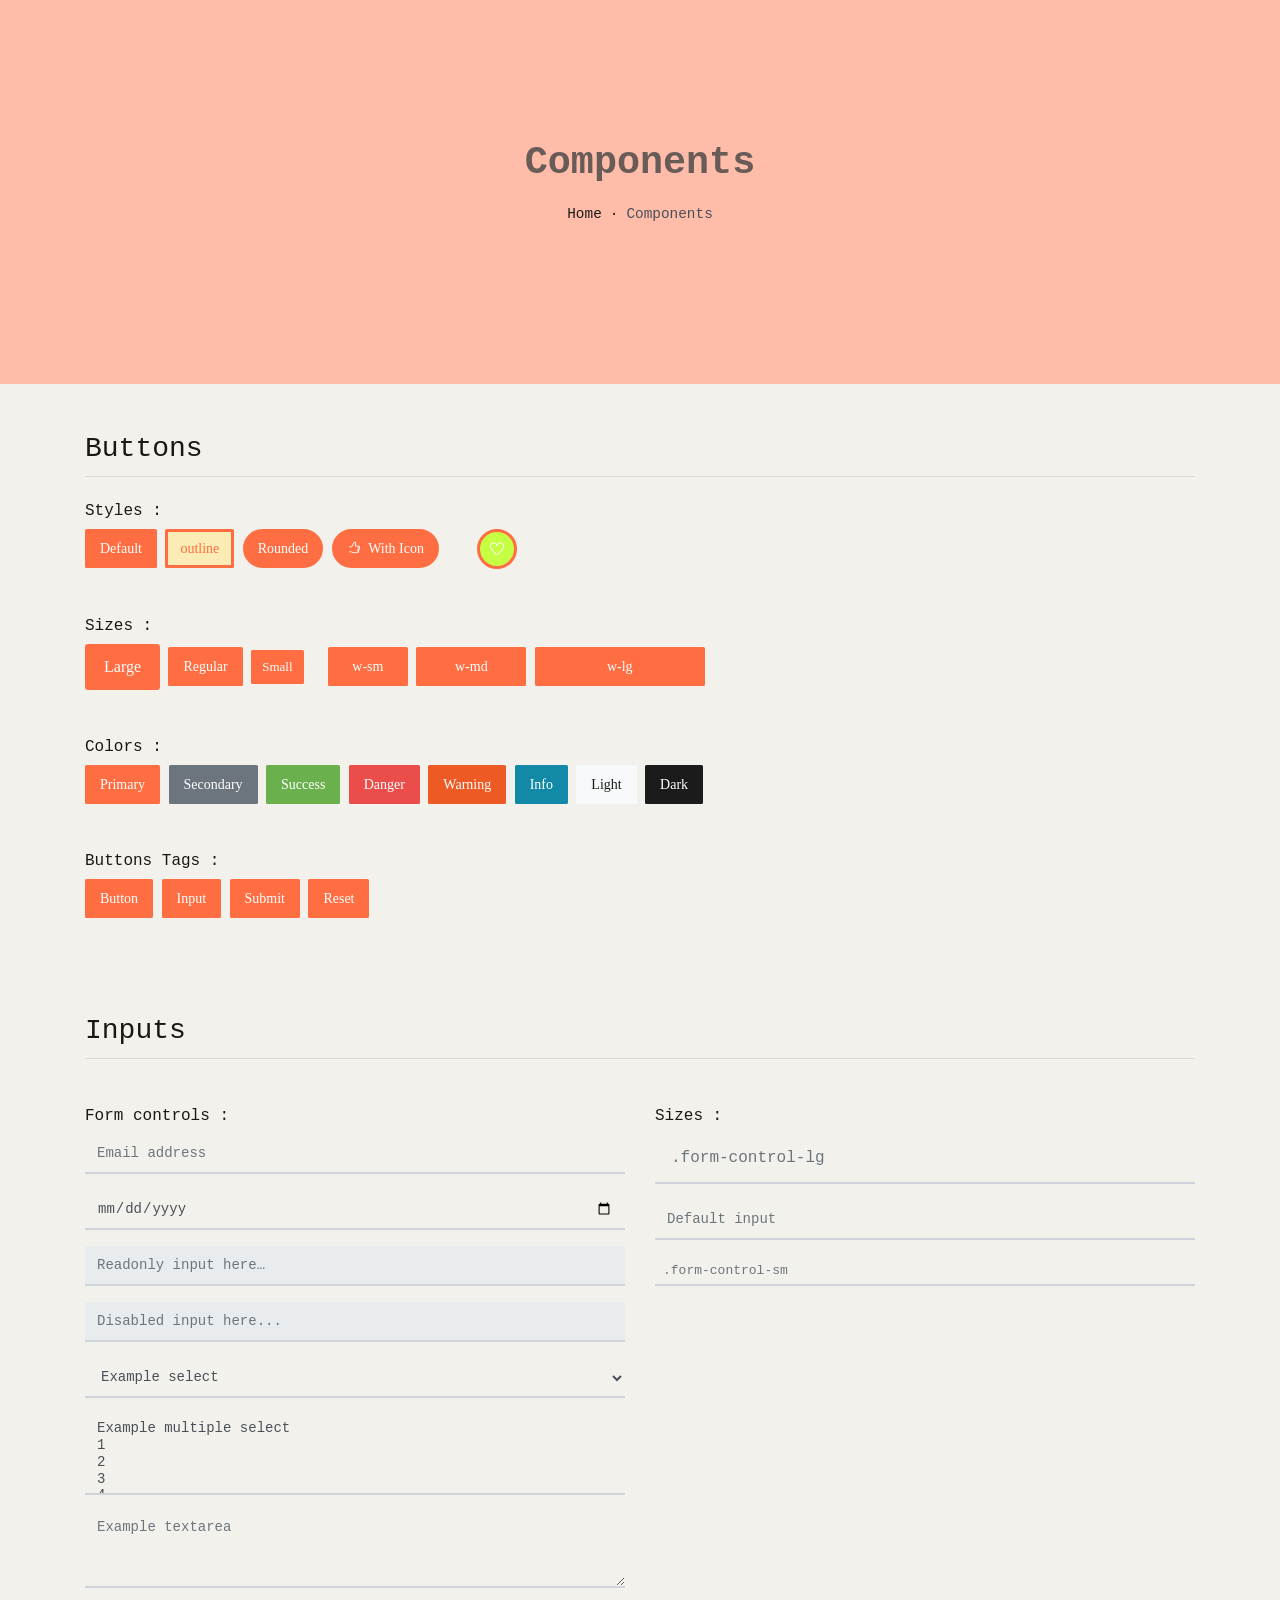
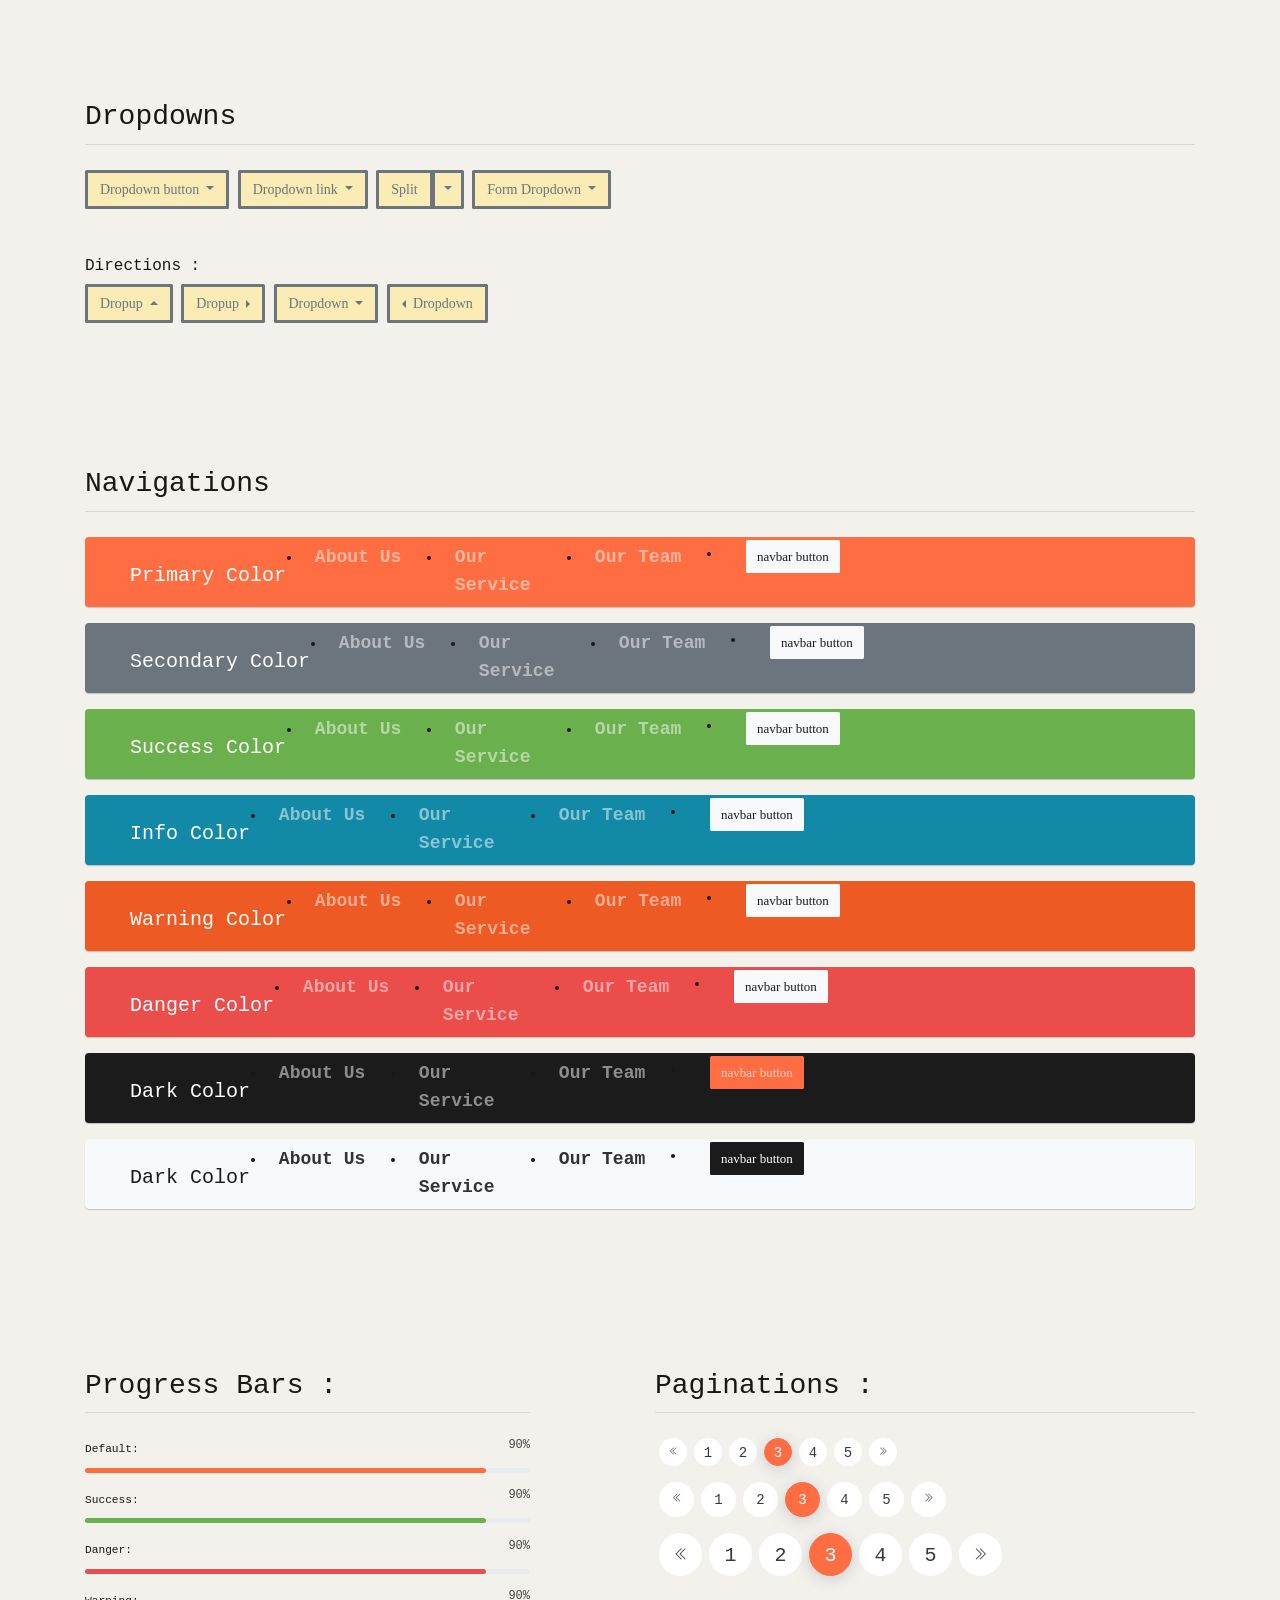
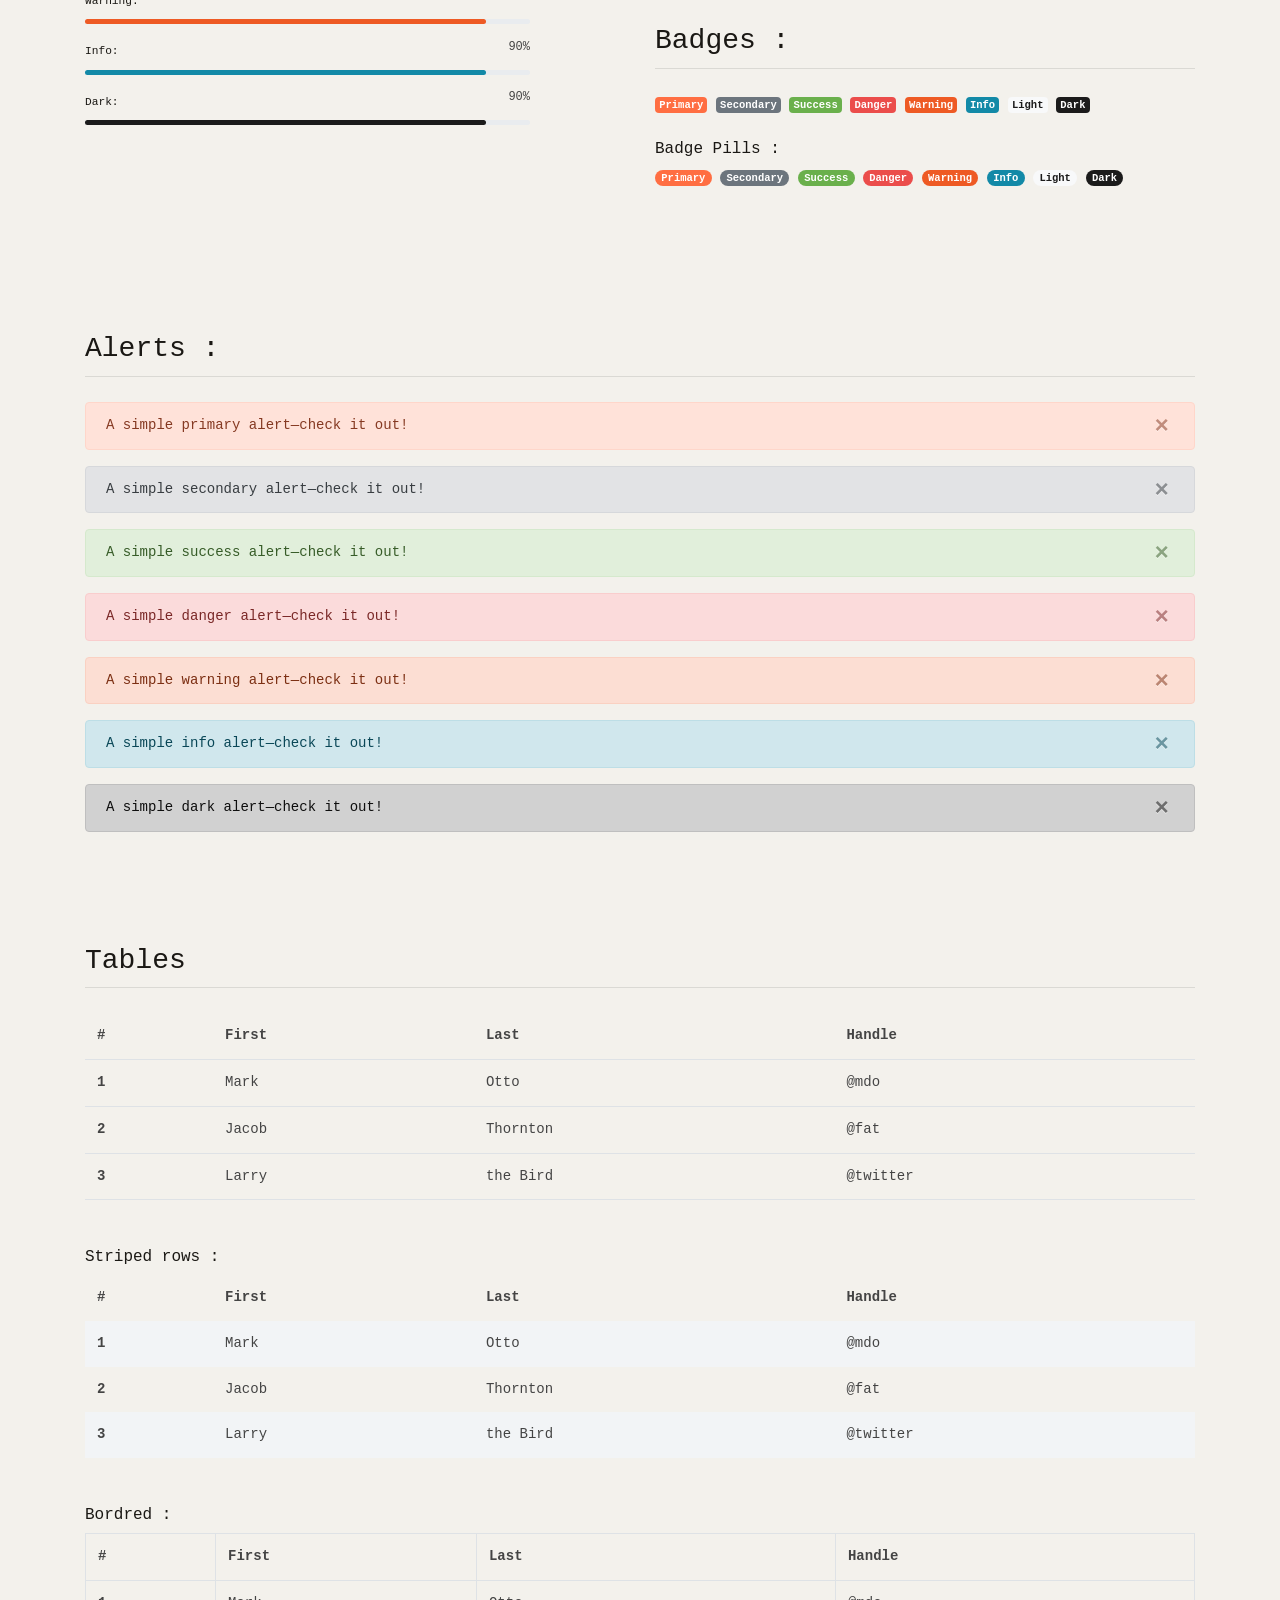
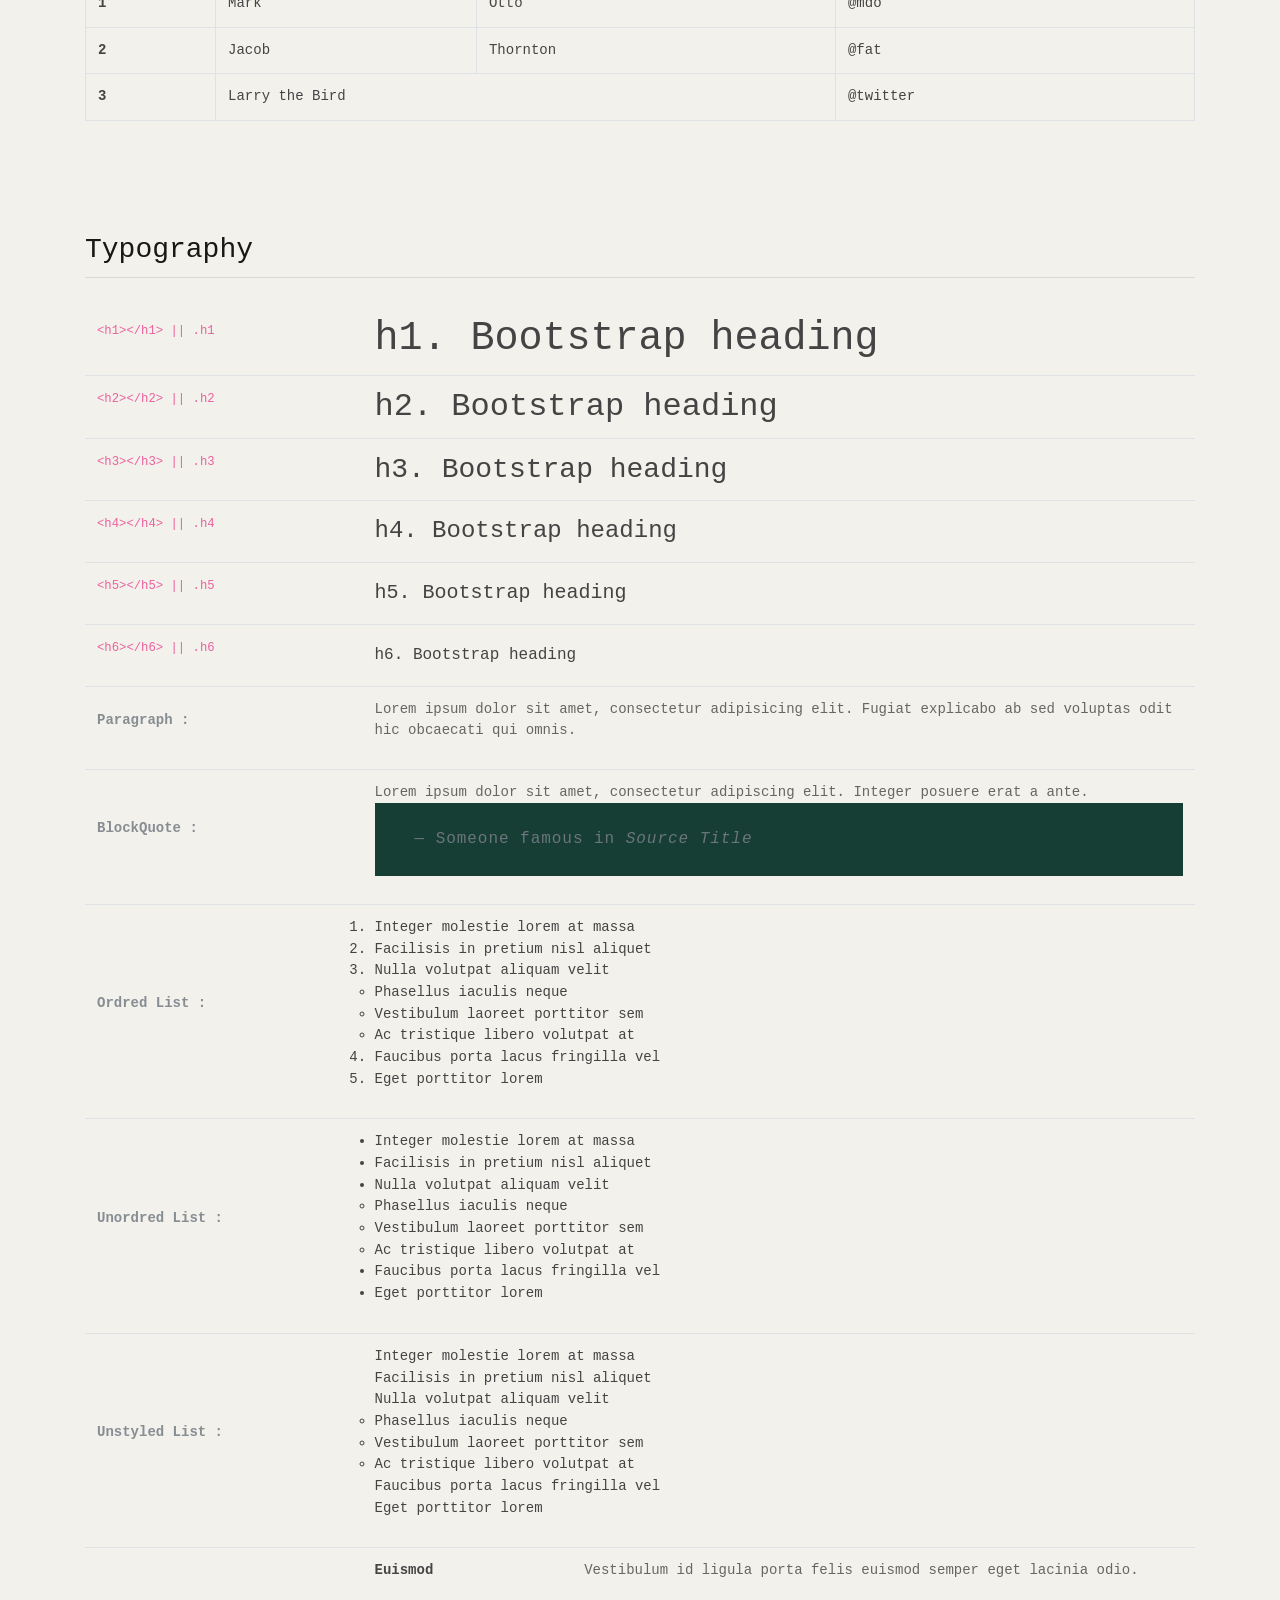
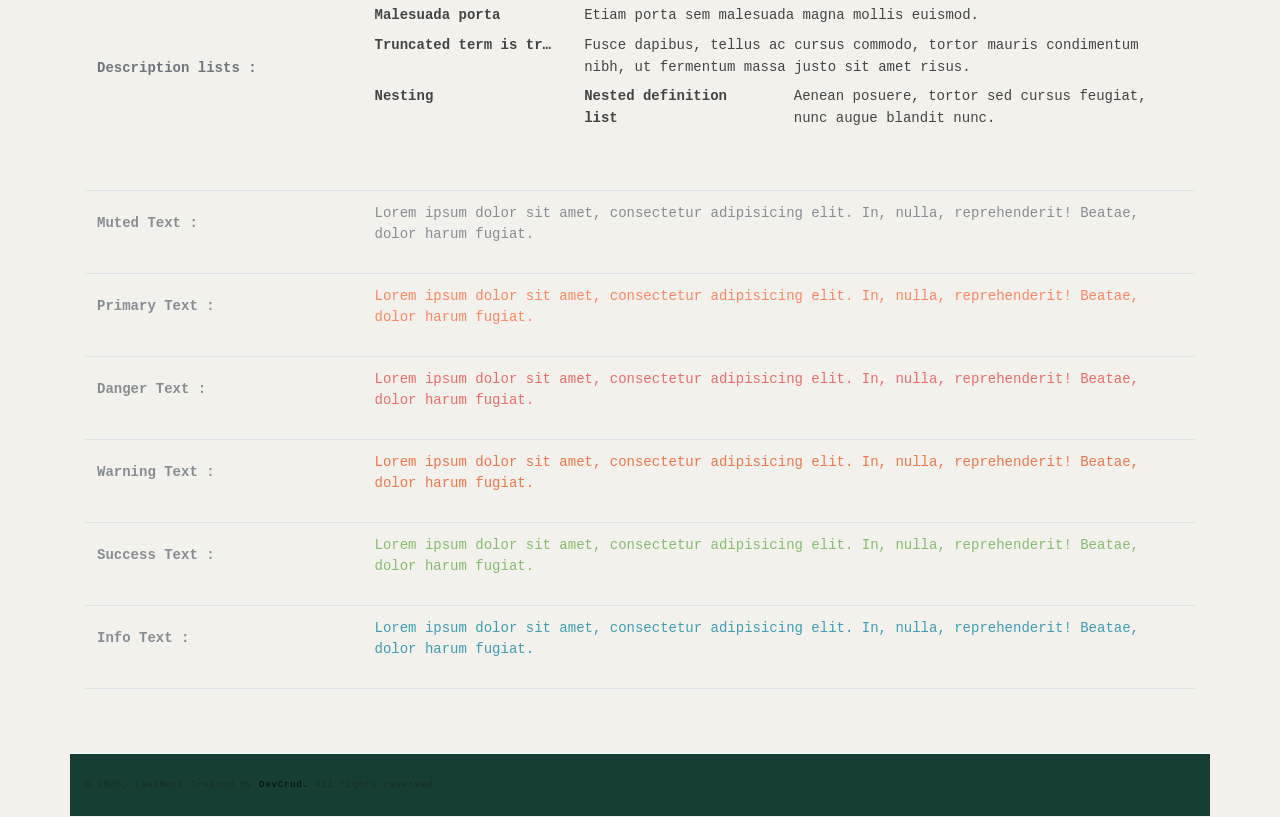
<file: components.html>
<!DOCTYPE html>
<html lang="en">
<head>
   <meta charset="utf-8">
    <meta name="viewport" content="width=device-width, initial-scale=1, shrink-to-fit=no">
    <meta name="description" content="Start your development with LeadMark landing page.">
    <meta name="author" content="Devcrud">
    <title>LeadMark Landing page | Components</title>
   <!-- font icons -->
   <link rel="stylesheet" href="assets/vendors/themify-icons/css/themify-icons.css">
   <!-- Bootstrap + Steller  -->
   <link rel="stylesheet" href="assets/css/leadmark.css">
</head>
<body>

   <!-- Page Header -->
   <header class="header header-mini"> 
      <div class="header-title">Components</div> 
      <nav aria-label="breadcrumb">
         <ol class="breadcrumb">
            <li class="breadcrumb-item"><a href="/">Home</a></li>
            <li class="breadcrumb-item active" aria-current="page">Components</li>
         </ol>
      </nav>
   </header> <!-- End Of Page Header -->

   <!-- main content -->
   <div class="container">

      <!-- Buttons -->
      <h3 class="mt-5">Buttons</h3>
      <hr>
      <h6 class="section-secondary-title">Styles :</h6>
      <button class="btn btn-primary">Default</button>
      <button class="btn btn-outline-primary">outline</button>
      <button class="btn btn-primary rounded">Rounded</button>
      <button class="btn btn-primary rounded"><i class="ti-thumb-up pr-1"></i> With Icon</button>
      <button class="btn btn-primary circle"><i class="ti-heart"></i></button>

      <h6 class="section-secondary-title mt-5">Sizes :</h6>
      <button class="btn btn-primary btn-lg">Large</button>
      <button class="btn btn-primary ">Regular</button>
      <button class="btn btn-primary btn-sm">Small</button>
      <button class="btn btn-primary w-sm ml-3">w-sm</button>
      <button class="btn btn-primary w-md">w-md</button>
      <button class="btn btn-primary w-lg">w-lg</button>

      <h6 class="section-secondary-title mt-5">Colors :</h6>          
      <button type="button" class="btn btn-primary">Primary</button>
      <button type="button" class="btn btn-secondary">Secondary</button>
      <button type="button" class="btn btn-success">Success</button>
      <button type="button" class="btn btn-danger">Danger</button>
      <button type="button" class="btn btn-warning">Warning</button>
      <button type="button" class="btn btn-info">Info</button>
      <button type="button" class="btn btn-light">Light</button>
      <button type="button" class="btn btn-dark">Dark</button>

      <h6 class="section-secondary-title mt-5">Buttons Tags :</h6>
      <button class="btn btn-primary" type="submit">Button</button>
      <input class="btn btn-primary" type="button" value="Input">
      <input class="btn btn-primary" type="submit" value="Submit">
      <input class="btn btn-primary" type="reset" value="Reset">
      
      <!-- devider -->
      <div class="py-5"></div>

      <!-- Inputs -->
      <h3>Inputs</h3>
      <hr>
      <div class="row mt-5">
         <div class="col-md-6">
            <h6 class="section-secondary-title">Form controls :</h6>        
            <div class="form-group">
               <input type="email" class="form-control" id="exampleFormControlInput1" placeholder="Email address">
            </div>
            <div class="form-group">
               <input type="date" class="form-control" id="exampleFormControlInput1" placeholder="Date">
            </div>
            <div class="form-group">
               <input class="form-control" type="text" placeholder="Readonly input here…" readonly>
            </div>
            <div class="form-group">
               <input class="form-control" id="disabledInput" type="text" placeholder="Disabled input here..." disabled>
            </div>
            <div class="form-group">
               <select class="form-control" id="exampleFormControlSelect1">
                  <option>Example select</option>
                  <option>1</option>
                  <option>2</option>
                  <option>3</option>
                  <option>4</option>
                  <option>5</option>
               </select>
            </div>
            <div class="form-group">
               <select multiple class="form-control" id="exampleFormControlSelect2">
                  <option>Example multiple select</option>
                  <option>1</option>
                  <option>2</option>
                  <option>3</option>
                  <option>4</option>
                  <option>5</option>
               </select>
            </div>
            <div class="form-group">
               <textarea class="form-control" id="exampleFormControlTextarea1" rows="3" placeholder="Example textarea"></textarea>
            </div>
         </div>
         <div class="col-md-6">
            <h6 class="section-secondary-title">Sizes :</h6>    
            <div class="form-group">
               <input class="form-control form-control-lg" type="text" placeholder=".form-control-lg">             
            </div>
            <div class="form-group">
               <input class="form-control" type="text" placeholder="Default input">
            </div>
            <div class="form-group">
               <input class="form-control form-control-sm" type="text" placeholder=".form-control-sm"> 
            </div>
         </div>
      </div> <!-- end of inputs -->   

      <!-- devider -->
      <div class="py-5"></div>             

      <!-- Dropdowns -->
      <h3 class="components-section-title font-weight-normal">Dropdowns</h3>
      <hr>
      <div class="dropdown d-inline-block">
         <button class="btn btn-outline-secondary dropdown-toggle" type="button" id="dropdownMenuButton" data-toggle="dropdown" aria-haspopup="true" aria-expanded="false">
         Dropdown button
         </button>
         <div class="dropdown-menu" aria-labelledby="dropdownMenuButton">
         <a class="dropdown-item" href="#">Action</a>
         <a class="dropdown-item" href="#">Another action</a>
         <a class="dropdown-item" href="#">Something else here</a>
         </div>
      </div>
      <div class="dropdown d-inline-block">
         <a class="btn btn-outline-secondary dropdown-toggle" href="#" role="button" id="dropdownMenuLink" data-toggle="dropdown" aria-haspopup="true" aria-expanded="false">
            Dropdown link
         </a>
         <div class="dropdown-menu" aria-labelledby="dropdownMenuLink">
            <a class="dropdown-item" href="#">Action</a>
            <a class="dropdown-item" href="#">Another action</a>
            <a class="dropdown-item" href="#">Something else here</a>
         </div>
      </div>
      <div class="btn-group">
         <button type="button" class="btn btn-outline-secondary">Split</button>
         <button type="button" class="btn btn-outline-secondary dropdown-toggle dropdown-toggle-split" data-toggle="dropdown" aria-haspopup="true" aria-expanded="false">
         <span class="sr-only">Toggle Dropdown</span>
         </button>
         <div class="dropdown-menu">
            <a class="dropdown-item" href="#">Action</a>
            <a class="dropdown-item" href="#">Another action</a>
            <a class="dropdown-item" href="#">Something else here</a>
            <div class="dropdown-divider"></div>
            <a class="dropdown-item" href="#">Separated link</a>
         </div>
      </div>
      <div class="btn-group">
         <button class="btn btn-outline-secondary dropdown-toggle" type="button" id="dropdownMenuButton" data-toggle="dropdown" aria-haspopup="true" aria-expanded="false">
            Form Dropdown
         </button>
         <div class="dropdown-menu form">
            <form class="px-4 py-3">
               <div class="form-group">
                  <input type="email" class="form-control" id="exampleDropdownFormEmail1" placeholder="email@example.com">
               </div>
               <div class="form-group">
                  <input type="password" class="form-control" id="exampleDropdownFormPassword1" placeholder="Password">
               </div>
               <div class="form-check mb-3">
                  <input type="checkbox" class="form-check-input" id="dropdownCheck">
                  <label class="form-check-label" for="dropdownCheck">
                     Remember me
                  </label>
               </div>
               <button type="submit" class="btn btn-primary btn-block">Sign in</button>
            </form>
            <div class="dropdown-divider"></div>
            <a class="dropdown-item" href="#"><small>New around here? Sign up</small></a>
            <a class="dropdown-item" href="#"><small>Forgot password?</small></a>
         </div>
      </div>       
      <h6 class="section-secondary-title mt-5">Directions :</h6>  
      <div class="btn-group dropup">
         <button type="button" class="btn btn-outline-secondary dropdown-toggle" data-toggle="dropdown" aria-haspopup="true" aria-expanded="false">
            Dropup
         </button>
         <div class="dropdown-menu">
            <a class="dropdown-item" href="#">Action</a>
            <a class="dropdown-item" href="#">Another action</a>
            <a class="dropdown-item" href="#">Something else here</a>
            <div class="dropdown-divider"></div>
            <a class="dropdown-item" href="#">Separated link</a>
         </div>
      </div>
      <div class="btn-group dropright">
         <button type="button" class="btn btn-outline-secondary dropdown-toggle" data-toggle="dropdown" aria-haspopup="true" aria-expanded="false">
            Dropup
         </button>
         <div class="dropdown-menu">
            <a class="dropdown-item" href="#">Action</a>
            <a class="dropdown-item" href="#">Another action</a>
            <a class="dropdown-item" href="#">Something else here</a>
            <div class="dropdown-divider"></div>
            <a class="dropdown-item" href="#">Separated link</a>
         </div>
      </div>
      <div class="btn-group">
         <button type="button" class="btn btn-outline-secondary dropdown-toggle" data-toggle="dropdown" aria-haspopup="true" aria-expanded="false">
            Dropdown
         </button>
         <div class="dropdown-menu">
            <a class="dropdown-item" href="#">Action</a>
            <a class="dropdown-item" href="#">Another action</a>
            <a class="dropdown-item" href="#">Something else here</a>
            <div class="dropdown-divider"></div>
            <a class="dropdown-item" href="#">Separated link</a>
         </div>
      </div>
      <div class="btn-group dropleft">
         <button type="button" class="btn btn-outline-secondary dropdown-toggle" data-toggle="dropdown" aria-haspopup="true" aria-expanded="false">
            Dropdown
         </button>
         <div class="dropdown-menu">
            <a class="dropdown-item" href="#">Action</a>
            <a class="dropdown-item" href="#">Another action</a>
            <a class="dropdown-item" href="#">Something else here</a>
            <div class="dropdown-divider"></div>
            <a class="dropdown-item" href="#">Separated link</a>
         </div>
      </div> <!-- end of Dropdowns -->  

      <!-- devider -->
      <div class="py-5"></div>   

      <!-- navbars -->
      <h3 class="components-section-title font-weight-normal mt-5">Navigations</h3>
      <hr>
      <nav class="navbar navbar-expand-sm navbar-dark bg-primary rounded shadow mb-3">
         <div class="container">
            <a class="navbar-brand" href="#">Primary Color</a>
            <button class="navbar-toggler ml-auto" type="button" data-toggle="collapse" data-target="#navbarSupportedContent" aria-controls="navbarSupportedContent" aria-expanded="false" aria-label="Toggle navigation">
            <span class="navbar-toggler-icon"></span>
            </button>
            <div class="collapse navbar-collapse" id="navbarSupportedContent">
               <ul class="navbar-nav ml-auto"> 
                  <li class="nav-item">
                     <a class="nav-link" href="#about">About Us</a>
                  </li>
                  <li class="nav-item">
                     <a class="nav-link" href="#service">Our Service</a>
                  </li>
                  <li class="nav-item">
                     <a class="nav-link" href="#team">Our Team</a>
                  </li>
                  <li class="nav-item">
                     <a href="#book-table" class="ml-4 mt-1 btn btn-light btn-sm">navbar button</a>
                  </li>
               </ul>                       
            </div>
         </div>
      </nav>
      <nav class="navbar navbar-expand-sm navbar-dark bg-secondary rounded shadow mb-3">
         <div class="container">
            <a class="navbar-brand" href="#">Secondary Color</a>
            <button class="navbar-toggler ml-auto" type="button" data-toggle="collapse" data-target="#navbarSupportedContent" aria-controls="navbarSupportedContent" aria-expanded="false" aria-label="Toggle navigation">
            <span class="navbar-toggler-icon"></span>
            </button>
            <div class="collapse navbar-collapse" id="navbarSupportedContent">
               <ul class="navbar-nav ml-auto"> 
                  <li class="nav-item">
                     <a class="nav-link" href="#about">About Us</a>
                  </li>
                  <li class="nav-item">
                     <a class="nav-link" href="#service">Our Service</a>
                  </li>
                  <li class="nav-item">
                     <a class="nav-link" href="#team">Our Team</a>
                  </li>
                  <li class="nav-item">
                     <a href="#book-table" class="ml-4 mt-1 btn btn-light btn-sm">navbar button</a>
                  </li>
               </ul>                       
            </div>
         </div>
      </nav>
      <nav class="navbar navbar-expand-sm navbar-dark bg-success rounded shadow mb-3">
         <div class="container">
            <a class="navbar-brand" href="#">Success Color</a>
            <button class="navbar-toggler ml-auto" type="button" data-toggle="collapse" data-target="#navbarSupportedContent" aria-controls="navbarSupportedContent" aria-expanded="false" aria-label="Toggle navigation">
            <span class="navbar-toggler-icon"></span>
            </button>
            <div class="collapse navbar-collapse" id="navbarSupportedContent">
               <ul class="navbar-nav ml-auto"> 
                  <li class="nav-item">
                     <a class="nav-link" href="#about">About Us</a>
                  </li>
                  <li class="nav-item">
                     <a class="nav-link" href="#service">Our Service</a>
                  </li>
                  <li class="nav-item">
                     <a class="nav-link" href="#team">Our Team</a>
                  </li>
                  <li class="nav-item">
                     <a href="#book-table" class="ml-4 mt-1 btn btn-light btn-sm">navbar button</a>
                  </li>
               </ul>                       
            </div>
         </div>
      </nav>
      <nav class="navbar navbar-expand-sm navbar-dark bg-info rounded shadow mb-3">
         <div class="container">
            <a class="navbar-brand" href="#">Info Color</a>
            <button class="navbar-toggler ml-auto" type="button" data-toggle="collapse" data-target="#navbarSupportedContent" aria-controls="navbarSupportedContent" aria-expanded="false" aria-label="Toggle navigation">
            <span class="navbar-toggler-icon"></span>
            </button>
            <div class="collapse navbar-collapse" id="navbarSupportedContent">
               <ul class="navbar-nav ml-auto"> 
                  <li class="nav-item">
                     <a class="nav-link" href="#about">About Us</a>
                  </li>
                  <li class="nav-item">
                     <a class="nav-link" href="#service">Our Service</a>
                  </li>
                  <li class="nav-item">
                     <a class="nav-link" href="#team">Our Team</a>
                  </li>
                  <li class="nav-item">
                     <a href="#book-table" class="ml-4 mt-1 btn btn-light btn-sm">navbar button</a>
                  </li>
               </ul>                       
            </div>
         </div>
      </nav>
      <nav class="navbar navbar-expand-sm navbar-dark bg-warning rounded shadow mb-3">
         <div class="container">
            <a class="navbar-brand" href="#">Warning Color</a>
            <button class="navbar-toggler ml-auto" type="button" data-toggle="collapse" data-target="#navbarSupportedContent" aria-controls="navbarSupportedContent" aria-expanded="false" aria-label="Toggle navigation">
            <span class="navbar-toggler-icon"></span>
            </button>
            <div class="collapse navbar-collapse" id="navbarSupportedContent">
               <ul class="navbar-nav ml-auto"> 
                  <li class="nav-item">
                     <a class="nav-link" href="#about">About Us</a>
                  </li>
                  <li class="nav-item">
                     <a class="nav-link" href="#service">Our Service</a>
                  </li>
                  <li class="nav-item">
                     <a class="nav-link" href="#team">Our Team</a>
                  </li>
                  <li class="nav-item">
                     <a href="#book-table" class="ml-4 mt-1 btn btn-light btn-sm">navbar button</a>
                  </li>
               </ul>                       
            </div>
         </div>
      </nav>
      <nav class="navbar navbar-expand-sm navbar-dark bg-danger rounded shadow mb-3">
         <div class="container">
            <a class="navbar-brand" href="#">Danger Color</a>
            <button class="navbar-toggler ml-auto" type="button" data-toggle="collapse" data-target="#navbarSupportedContent" aria-controls="navbarSupportedContent" aria-expanded="false" aria-label="Toggle navigation">
            <span class="navbar-toggler-icon"></span>
            </button>
            <div class="collapse navbar-collapse" id="navbarSupportedContent">
               <ul class="navbar-nav ml-auto"> 
                  <li class="nav-item">
                     <a class="nav-link" href="#about">About Us</a>
                  </li>
                  <li class="nav-item">
                     <a class="nav-link" href="#service">Our Service</a>
                  </li>
                  <li class="nav-item">
                     <a class="nav-link" href="#team">Our Team</a>
                  </li>
                  <li class="nav-item">
                     <a href="#book-table" class="ml-4 mt-1 btn btn-light btn-sm">navbar button</a>
                  </li>
               </ul>                       
            </div>
         </div>
      </nav>
      <nav class="navbar navbar-expand-sm navbar-dark bg-dark rounded shadow mb-3">
         <div class="container">
            <a class="navbar-brand" href="#">Dark Color</a>
            <button class="navbar-toggler ml-auto" type="button" data-toggle="collapse" data-target="#navbarSupportedContent" aria-controls="navbarSupportedContent" aria-expanded="false" aria-label="Toggle navigation">
            <span class="navbar-toggler-icon"></span>
            </button>
            <div class="collapse navbar-collapse" id="navbarSupportedContent">
               <ul class="navbar-nav ml-auto"> 
                  <li class="nav-item">
                     <a class="nav-link" href="#about">About Us</a>
                  </li>
                  <li class="nav-item">
                     <a class="nav-link" href="#service">Our Service</a>
                  </li>
                  <li class="nav-item">
                     <a class="nav-link" href="#team">Our Team</a>
                  </li>
                  <li class="nav-item">
                     <a href="#book-table" class="ml-4 mt-1 btn btn-primary btn-sm">navbar button</a>
                  </li>
               </ul>                       
            </div>
         </div>
      </nav>
      <nav class="navbar navbar-expand-sm navbar-light bg-light rounded shadow mb-3">
         <div class="container">
            <a class="navbar-brand" href="#">Dark Color</a>
            <button class="navbar-toggler ml-auto" type="button" data-toggle="collapse" data-target="#navbarSupportedContent" aria-controls="navbarSupportedContent" aria-expanded="false" aria-label="Toggle navigation">
            <span class="navbar-toggler-icon"></span>
            </button>
            <div class="collapse navbar-collapse" id="navbarSupportedContent">
               <ul class="navbar-nav ml-auto"> 
                  <li class="nav-item">
                     <a class="nav-link" href="#about">About Us</a>
                  </li>
                  <li class="nav-item">
                     <a class="nav-link" href="#service">Our Service</a>
                  </li>
                  <li class="nav-item">
                     <a class="nav-link" href="#team">Our Team</a>
                  </li>
                  <li class="nav-item">
                     <a href="#book-table" class="ml-4 mt-1 btn btn-dark btn-sm">navbar button</a>
                  </li>
               </ul>                       
            </div>
         </div>
      </nav>
      <!-- End of navbars -->

      <!-- devider -->
      <div class="py-5"></div>   
      
      <!-- progress bars -->
      <div class="row justify-content-between">
         <div class="col-md-5">
            <h3 class="components-section-title font-weight-normal mt-5">Progress Bars :</h3>
            <hr>
            <small>Default: </small>
            <div class="progress mt-2 mb-3">
               <div class="progress-bar" role="progressbar" style="width: 90%" aria-valuenow="25" aria-valuemin="0" aria-valuemax="100"><span>90%</span></div>
            </div>
            <small>Success:</small>
            <div class="progress mt-2 mb-3">
               <div class="progress-bar bg-success" role="progressbar" style="width: 90%" aria-valuenow="25" aria-valuemin="0" aria-valuemax="100"><span>90%</span></div>
            </div>
            <small>Danger:</small>
            <div class="progress mt-2 mb-3">
               <div class="progress-bar bg-danger" role="progressbar" style="width: 90%" aria-valuenow="25" aria-valuemin="0" aria-valuemax="100"><span>90%</span></div>
            </div>
            <small>Warning:</small>
            <div class="progress mt-2 mb-3">
               <div class="progress-bar bg-warning" role="progressbar" style="width: 90%" aria-valuenow="25" aria-valuemin="0" aria-valuemax="100"><span>90%</span></div>
            </div>
            <small>Info:</small>
            <div class="progress mt-2 mb-3">
               <div class="progress-bar bg-info" role="progressbar" style="width: 90%" aria-valuenow="25" aria-valuemin="0" aria-valuemax="100"><span>90%</span></div>
            </div>
            <small>Dark:</small>
            <div class="progress mt-2 mb-3">
               <div class="progress-bar bg-dark" role="progressbar" style="width: 90%" aria-valuenow="25" aria-valuemin="0" aria-valuemax="100"><span>90%</span></div>
            </div>
         </div>
         <div class="col-md-6">
            <h3 class="components-section-title font-weight-normal mt-5">Paginations :</h3>
            <hr>
            <nav aria-label="Page navigation example">
               <ul class="pagination pagination-sm">
                  <li class="page-item"><a class="page-link" href="#"><i class="ti-angle-double-left"></i></a></li>
                  <li class="page-item"><a class="page-link" href="#">1</a></li>
                  <li class="page-item"><a class="page-link" href="#">2</a></li>
                  <li class="page-item active"><a class="page-link" href="#">3</a></li>
                  <li class="page-item"><a class="page-link" href="#">4</a></li>
                  <li class="page-item"><a class="page-link" href="#">5</a></li>
                  <li class="page-item"><a class="page-link" href="#"><i class="ti-angle-double-right"></i></a></li>
               </ul>
            </nav>
            <nav aria-label="Page navigation example">
               <ul class="pagination">
               <li class="page-item"><a class="page-link" href="#"><i class="ti-angle-double-left"></i></a></li>
                  <li class="page-item"><a class="page-link" href="#">1</a></li>
                  <li class="page-item"><a class="page-link" href="#">2</a></li>
                  <li class="page-item active"><a class="page-link" href="#">3</a></li>
                  <li class="page-item"><a class="page-link" href="#">4</a></li>
                  <li class="page-item"><a class="page-link" href="#">5</a></li>
                  <li class="page-item"><a class="page-link" href="#"><i class="ti-angle-double-right"></i></a></li>
               </ul>
            </nav>
            <nav aria-label="Page navigation example">
               <ul class="pagination pagination-lg">
                  <li class="page-item"><a class="page-link" href="#"><i class="ti-angle-double-left"></i></a></li>
                  <li class="page-item"><a class="page-link" href="#">1</a></li>
                  <li class="page-item"><a class="page-link" href="#">2</a></li>
                  <li class="page-item active"><a class="page-link" href="#">3</a></li>
                  <li class="page-item"><a class="page-link" href="#">4</a></li>
                  <li class="page-item"><a class="page-link" href="#">5</a></li>
                  <li class="page-item"><a class="page-link" href="#"><i class="ti-angle-double-right"></i></a></li>
               </ul>
            </nav>

            <!-- Badges -->
            <h3 class="components-section-title font-weight-normal mt-5">Badges :</h3>
            <hr>
            <span class="badge badge-primary">Primary</span>
            <span class="badge badge-secondary">Secondary</span>
            <span class="badge badge-success">Success</span>
            <span class="badge badge-danger">Danger</span>
            <span class="badge badge-warning">Warning</span>
            <span class="badge badge-info">Info</span>
            <span class="badge badge-light">Light</span>
            <span class="badge badge-dark">Dark</span>
            <h6 class="section-secondary-title mt-4 mb-2">Badge Pills :</h6>
            <span class="badge badge-pill badge-primary">Primary</span>
            <span class="badge badge-pill badge-secondary">Secondary</span>
            <span class="badge badge-pill badge-success">Success</span>
            <span class="badge badge-pill badge-danger">Danger</span>
            <span class="badge badge-pill badge-warning">Warning</span>
            <span class="badge badge-pill badge-info">Info</span>
            <span class="badge badge-pill badge-light">Light</span>
            <span class="badge badge-pill badge-dark">Dark</span>
         </div>
      </div> <!-- End of Progress bars -->

      <!-- devider -->
      <div class="py-5"></div>  

      <!-- Alerts -->
      <h3 class="components-section-title font-weight-normal mt-5">Alerts :</h3>
      <hr>
      <div class="alert alert-primary alert-dismissible fade show" role="alert">
         A simple primary alert—check it out!
         <button type="button" class="close" data-dismiss="alert" aria-label="Close">
            <span aria-hidden="true">&times;</span>
         </button>
      </div>
      <div class="alert alert-secondary alert-dismissible fade show" role="alert">
         A simple secondary alert—check it out!
         <button type="button" class="close" data-dismiss="alert" aria-label="Close">
            <span aria-hidden="true">&times;</span>
         </button>
      </div>
      <div class="alert alert-success alert-dismissible fade show" role="alert">
         A simple success alert—check it out!
         <button type="button" class="close" data-dismiss="alert" aria-label="Close">
            <span aria-hidden="true">&times;</span>
         </button>
      </div>
      <div class="alert alert-danger alert-dismissible fade show" role="alert">
         A simple danger alert—check it out!
         <button type="button" class="close" data-dismiss="alert" aria-label="Close">
            <span aria-hidden="true">&times;</span>
         </button>
      </div>
      <div class="alert alert-warning alert-dismissible fade show" role="alert">
         A simple warning alert—check it out!
         <button type="button" class="close" data-dismiss="alert" aria-label="Close">
            <span aria-hidden="true">&times;</span>
         </button>
      </div>
      <div class="alert alert-info alert-dismissible fade show" role="alert">
         A simple info alert—check it out!
         <button type="button" class="close" data-dismiss="alert" aria-label="Close">
            <span aria-hidden="true">&times;</span>
         </button>
      </div>
      <div class="alert alert-dark alert-dismissible fade show" role="alert">
         A simple dark alert—check it out!
         <button type="button" class="close" data-dismiss="alert" aria-label="Close">
            <span aria-hidden="true">&times;</span>
         </button>
      </div>
      <!-- end of alerts -->

      <!-- devider -->
      <div class="py-5"></div> 
   
      <!-- tables -->
      <h3 class="components-section-title">Tables</h3>
      <hr>
      <table class="table">
         <thead>
            <tr>
               <th scope="col">#</th>
               <th scope="col">First</th>
               <th scope="col">Last</th>
               <th scope="col">Handle</th>
            </tr>
         </thead>
         <tbody>
            <tr>
               <th scope="row">1</th>
               <td>Mark</td>
               <td>Otto</td>
               <td>@mdo</td>
            </tr>
            <tr>
               <th scope="row">2</th>
               <td>Jacob</td>
               <td>Thornton</td>
               <td>@fat</td>
            </tr>
            <tr>
               <th scope="row">3</th>
               <td>Larry</td>
               <td>the Bird</td>
               <td>@twitter</td>
            </tr>
         </tbody>
      </table>

      <h6 class="section-secondary-title mt-5">Striped rows :</h6>
      <table class="table table-striped">
         <thead>
            <tr>
               <th scope="col">#</th>
               <th scope="col">First</th>
               <th scope="col">Last</th>
               <th scope="col">Handle</th>
            </tr>
         </thead>
         <tbody>
            <tr>
               <th scope="row">1</th>
               <td>Mark</td>
               <td>Otto</td>
               <td>@mdo</td>
            </tr>
            <tr>
               <th scope="row">2</th>
               <td>Jacob</td>
               <td>Thornton</td>
               <td>@fat</td>
            </tr>
            <tr>
               <th scope="row">3</th>
               <td>Larry</td>
               <td>the Bird</td>
               <td>@twitter</td>
            </tr>
         </tbody>
      </table>

      <h6 class="section-secondary-title mt-5">Bordred :</h6>
      <table class="table table-bordered">
         <thead>
            <tr>
               <th scope="col">#</th>
               <th scope="col">First</th>
               <th scope="col">Last</th>
               <th scope="col">Handle</th>
            </tr>
         </thead>
         <tbody>
            <tr>
               <th scope="row">1</th>
               <td>Mark</td>
               <td>Otto</td>
               <td>@mdo</td>
            </tr>
            <tr>
               <th scope="row">2</th>
               <td>Jacob</td>
               <td>Thornton</td>
               <td>@fat</td>
            </tr>
            <tr>
               <th scope="row">3</th>
               <td colspan="2">Larry the Bird</td>
               <td>@twitter</td>
            </tr>
         </tbody>
      </table>
      <!-- end of tables -->

      <!-- devider -->
      <div class="py-5"></div> 

      <!-- typography -->
      <h3 class="components-section-title">Typography</h3>
      <hr>
      <table class="table table-borderless v-align-center">
         <tbody>
            <tr>
               <td>
                  <p><code class="highlighter-rouge">&lt;h1&gt;&lt;/h1&gt; || .h1</code></p>
               </td>
               <td class="w-75"><span class="h1">h1. Bootstrap heading</span></td>
            </tr>
            <tr>
               <td>
                  <p><code class="highlighter-rouge">&lt;h2&gt;&lt;/h2&gt; || .h2</code></p>
               </td>
               <td><span class="h2">h2. Bootstrap heading</span></td>
            </tr>
            <tr>
               <td>
                  <p><code class="highlighter-rouge">&lt;h3&gt;&lt;/h3&gt; || .h3</code></p>
               </td>
               <td><span class="h3">h3. Bootstrap heading</span></td>
            </tr>
            <tr>
               <td>
                  <p><code class="highlighter-rouge">&lt;h4&gt;&lt;/h4&gt; || .h4</code></p>
               </td>
               <td><span class="h4">h4. Bootstrap heading</span></td>
            </tr>
            <tr>
               <td>
                  <p><code class="highlighter-rouge">&lt;h5&gt;&lt;/h5&gt; || .h5</code></p>
               </td>
               <td><span class="h5">h5. Bootstrap heading</span></td>
            </tr>
            <tr>
               <td>
                  <p><code class="highlighter-rouge">&lt;h6&gt;&lt;/h6&gt; || .h6</code></p>
               </td>
               <td><span class="h6">h6. Bootstrap heading</span></td>
            </tr>
            <tr>
               <td>
                  <p class="font-weight-bold text-muted">Paragraph :</p>
               </td>
               <td><p>Lorem ipsum dolor sit amet, consectetur adipisicing elit. Fugiat explicabo ab sed voluptas odit hic obcaecati qui omnis.</p></td>
            </tr>
            <tr>
               <td>
                  <p class="font-weight-bold text-muted">BlockQuote :</p>
               </td>
               <td>
                  <blockquote class="blockquote">
                     <p class="mb-0">Lorem ipsum dolor sit amet, consectetur adipiscing elit. Integer posuere erat a ante.</p>
                     <footer class="blockquote-footer">Someone famous in <cite title="Source Title">Source Title</cite></footer>
                  </blockquote>
               </td>
            </tr>

            <tr>
               <td><p class="font-weight-bold text-muted">Ordred List :</p></td>
               <td>
                  <ol>
                     <li>Integer molestie lorem at massa</li>
                     <li>Facilisis in pretium nisl aliquet</li>
                     <li>Nulla volutpat aliquam velit
                        <ul>
                           <li>Phasellus iaculis neque</li>
                           <li>Vestibulum laoreet porttitor sem</li>
                           <li>Ac tristique libero volutpat at</li>
                        </ul>
                     </li>
                     <li>Faucibus porta lacus fringilla vel</li>
                     <li>Eget porttitor lorem</li>
                  </ol>
               </td>
            </tr>
            <tr>
               <td><p class="font-weight-bold text-muted">Unordred List :</p></td>
               <td>
                  <ul >
                     <li>Integer molestie lorem at massa</li>
                     <li>Facilisis in pretium nisl aliquet</li>
                     <li>Nulla volutpat aliquam velit
                        <ul>
                           <li>Phasellus iaculis neque</li>
                           <li>Vestibulum laoreet porttitor sem</li>
                           <li>Ac tristique libero volutpat at</li>
                        </ul>
                     </li>
                     <li>Faucibus porta lacus fringilla vel</li>
                     <li>Eget porttitor lorem</li>
                  </ul>
               </td>
            </tr>
            <tr>
               <td><p class="font-weight-bold text-muted">Unstyled List :</p></td>
               <td>
                  <ul class="list-unstyled">
                     <li>Integer molestie lorem at massa</li>
                     <li>Facilisis in pretium nisl aliquet</li>
                     <li>Nulla volutpat aliquam velit
                        <ul>
                           <li>Phasellus iaculis neque</li>
                           <li>Vestibulum laoreet porttitor sem</li>
                           <li>Ac tristique libero volutpat at</li>
                        </ul>
                     </li>
                     <li>Faucibus porta lacus fringilla vel</li>
                     <li>Eget porttitor lorem</li>
                  </ul>
               </td>
            </tr>
            <tr>
               <td class="font-weight-bold text-muted">Description lists : </td>
               <td>
                  <dl class="row">
                     <dt class="col-sm-3">Euismod</dt>
                     <dd class="col-sm-9">
                        <p>Vestibulum id ligula porta felis euismod semper eget lacinia odio.</p>
                     </dd>

                     <dt class="col-sm-3">Malesuada porta</dt>
                     <dd class="col-sm-9">Etiam porta sem malesuada magna mollis euismod.</dd>

                     <dt class="col-sm-3 text-truncate">Truncated term is truncated</dt>
                     <dd class="col-sm-9">Fusce dapibus, tellus ac cursus commodo, tortor mauris condimentum nibh, ut fermentum massa justo sit amet risus.</dd>

                     <dt class="col-sm-3">Nesting</dt>
                     <dd class="col-sm-9">
                        <dl class="row">
                           <dt class="col-sm-4">Nested definition list</dt>
                           <dd class="col-sm-8">Aenean posuere, tortor sed cursus feugiat, nunc augue blandit nunc.</dd>
                        </dl>
                     </dd>
                  </dl>
               </td>
            </tr>
            <tr>
               <td>
                  <p class="font-weight-bold text-muted">Muted Text :</p>
               </td>
               <td>
                  <p class="text-muted">Lorem ipsum dolor sit amet, consectetur adipisicing elit. In, nulla, reprehenderit! Beatae, dolor harum fugiat.</p>
               </td>
            </tr>
            <tr>
               <td>
                  <p class="font-weight-bold text-muted">Primary Text :</p>
               </td>
               <td>
                  <p class="text-primary">Lorem ipsum dolor sit amet, consectetur adipisicing elit. In, nulla, reprehenderit! Beatae, dolor harum fugiat.</p>
               </td>
            </tr>
            <tr>
               <td>
                  <p class="font-weight-bold text-muted">Danger Text :</p>
               </td>
               <td>
                  <p class="text-danger">Lorem ipsum dolor sit amet, consectetur adipisicing elit. In, nulla, reprehenderit! Beatae, dolor harum fugiat.</p>
               </td>
            </tr>
            <tr>
               <td>
                  <p class="font-weight-bold text-muted">Warning Text :</p>
               </td>
               <td>
                  <p class="text-warning">Lorem ipsum dolor sit amet, consectetur adipisicing elit. In, nulla, reprehenderit! Beatae, dolor harum fugiat.</p>
               </td>
            </tr>
            <tr>
               <td>
                  <p class="font-weight-bold text-muted">Success Text :</p>
               </td>
               <td>
                  <p class="text-success">Lorem ipsum dolor sit amet, consectetur adipisicing elit. In, nulla, reprehenderit! Beatae, dolor harum fugiat.</p>
               </td>
            </tr>
            <tr>
               <td>
                  <p class="font-weight-bold text-muted">Info Text :</p>
               </td>
               <td>
                  <p class="text-info">Lorem ipsum dolor sit amet, consectetur adipisicing elit. In, nulla, reprehenderit! Beatae, dolor harum fugiat.</p>
               </td>
            </tr>
         </tbody>
      </table>
   </div>
   <!-- end of typography -->

   <!-- Page Footer -->
   <footer class="container mt-5 py-4 border-top border-light">
       <p class="mb-0 small">&copy; <script>document.write(new Date().getFullYear())</script>, LeadMark Created By <a href="https://www.devcrud.com" target="_blank">DevCrud.</a>  All rights reserved </p>     
   </footer>
   <!-- End of Page Footer -->  
   
   <!-- core  -->
   <script src="assets/vendors/jquery/jquery-3.4.1.js"></script>
   <script src="assets/vendors/bootstrap/bootstrap.bundle.js"></script>

</body>
</html>
</file>
<file: assets/vendors/themify-icons/css/themify-icons.css>
@font-face {
	font-family: 'themify';
	src:url("../fonts/themify.eot?-fvbane");
	src:url("../fonts/themify.eot?#iefix-fvbane") format("embedded-opentype"),
		url("../fonts/themify.woff?-fvbane") format("woff"),
		url("../fonts/themify.ttf?-fvbane") format("truetype"),
		url("../fonts/themify.svg?-fvbane#themify") format("svg");
	font-weight: normal;
	font-style: normal;
}

[class^="ti-"], [class*=" ti-"] {
	font-family: 'themify';
	speak: none;
	font-style: normal;
	font-weight: normal;
	font-variant: normal;
	text-transform: none;
	line-height: 1;

	/* Better Font Rendering =========== */
	-webkit-font-smoothing: antialiased;
	-moz-osx-font-smoothing: grayscale;
}

.ti-wand:before {
	content: "\e600";
}
.ti-volume:before {
	content: "\e601";
}
.ti-user:before {
	content: "\e602";
}
.ti-unlock:before {
	content: "\e603";
}
.ti-unlink:before {
	content: "\e604";
}
.ti-trash:before {
	content: "\e605";
}
.ti-thought:before {
	content: "\e606";
}
.ti-target:before {
	content: "\e607";
}
.ti-tag:before {
	content: "\e608";
}
.ti-tablet:before {
	content: "\e609";
}
.ti-star:before {
	content: "\e60a";
}
.ti-spray:before {
	content: "\e60b";
}
.ti-signal:before {
	content: "\e60c";
}
.ti-shopping-cart:before {
	content: "\e60d";
}
.ti-shopping-cart-full:before {
	content: "\e60e";
}
.ti-settings:before {
	content: "\e60f";
}
.ti-search:before {
	content: "\e610";
}
.ti-zoom-in:before {
	content: "\e611";
}
.ti-zoom-out:before {
	content: "\e612";
}
.ti-cut:before {
	content: "\e613";
}
.ti-ruler:before {
	content: "\e614";
}
.ti-ruler-pencil:before {
	content: "\e615";
}
.ti-ruler-alt:before {
	content: "\e616";
}
.ti-bookmark:before {
	content: "\e617";
}
.ti-bookmark-alt:before {
	content: "\e618";
}
.ti-reload:before {
	content: "\e619";
}
.ti-plus:before {
	content: "\e61a";
}
.ti-pin:before {
	content: "\e61b";
}
.ti-pencil:before {
	content: "\e61c";
}
.ti-pencil-alt:before {
	content: "\e61d";
}
.ti-paint-roller:before {
	content: "\e61e";
}
.ti-paint-bucket:before {
	content: "\e61f";
}
.ti-na:before {
	content: "\e620";
}
.ti-mobile:before {
	content: "\e621";
}
.ti-minus:before {
	content: "\e622";
}
.ti-medall:before {
	content: "\e623";
}
.ti-medall-alt:before {
	content: "\e624";
}
.ti-marker:before {
	content: "\e625";
}
.ti-marker-alt:before {
	content: "\e626";
}
.ti-arrow-up:before {
	content: "\e627";
}
.ti-arrow-right:before {
	content: "\e628";
}
.ti-arrow-left:before {
	content: "\e629";
}
.ti-arrow-down:before {
	content: "\e62a";
}
.ti-lock:before {
	content: "\e62b";
}
.ti-location-arrow:before {
	content: "\e62c";
}
.ti-link:before {
	content: "\e62d";
}
.ti-layout:before {
	content: "\e62e";
}
.ti-layers:before {
	content: "\e62f";
}
.ti-layers-alt:before {
	content: "\e630";
}
.ti-key:before {
	content: "\e631";
}
.ti-import:before {
	content: "\e632";
}
.ti-image:before {
	content: "\e633";
}
.ti-heart:before {
	content: "\e634";
}
.ti-heart-broken:before {
	content: "\e635";
}
.ti-hand-stop:before {
	content: "\e636";
}
.ti-hand-open:before {
	content: "\e637";
}
.ti-hand-drag:before {
	content: "\e638";
}
.ti-folder:before {
	content: "\e639";
}
.ti-flag:before {
	content: "\e63a";
}
.ti-flag-alt:before {
	content: "\e63b";
}
.ti-flag-alt-2:before {
	content: "\e63c";
}
.ti-eye:before {
	content: "\e63d";
}
.ti-export:before {
	content: "\e63e";
}
.ti-exchange-vertical:before {
	content: "\e63f";
}
.ti-desktop:before {
	content: "\e640";
}
.ti-cup:before {
	content: "\e641";
}
.ti-crown:before {
	content: "\e642";
}
.ti-comments:before {
	content: "\e643";
}
.ti-comment:before {
	content: "\e644";
}
.ti-comment-alt:before {
	content: "\e645";
}
.ti-close:before {
	content: "\e646";
}
.ti-clip:before {
	content: "\e647";
}
.ti-angle-up:before {
	content: "\e648";
}
.ti-angle-right:before {
	content: "\e649";
}
.ti-angle-left:before {
	content: "\e64a";
}
.ti-angle-down:before {
	content: "\e64b";
}
.ti-check:before {
	content: "\e64c";
}
.ti-check-box:before {
	content: "\e64d";
}
.ti-camera:before {
	content: "\e64e";
}
.ti-announcement:before {
	content: "\e64f";
}
.ti-brush:before {
	content: "\e650";
}
.ti-briefcase:before {
	content: "\e651";
}
.ti-bolt:before {
	content: "\e652";
}
.ti-bolt-alt:before {
	content: "\e653";
}
.ti-blackboard:before {
	content: "\e654";
}
.ti-bag:before {
	content: "\e655";
}
.ti-move:before {
	content: "\e656";
}
.ti-arrows-vertical:before {
	content: "\e657";
}
.ti-arrows-horizontal:before {
	content: "\e658";
}
.ti-fullscreen:before {
	content: "\e659";
}
.ti-arrow-top-right:before {
	content: "\e65a";
}
.ti-arrow-top-left:before {
	content: "\e65b";
}
.ti-arrow-circle-up:before {
	content: "\e65c";
}
.ti-arrow-circle-right:before {
	content: "\e65d";
}
.ti-arrow-circle-left:before {
	content: "\e65e";
}
.ti-arrow-circle-down:before {
	content: "\e65f";
}
.ti-angle-double-up:before {
	content: "\e660";
}
.ti-angle-double-right:before {
	content: "\e661";
}
.ti-angle-double-left:before {
	content: "\e662";
}
.ti-angle-double-down:before {
	content: "\e663";
}
.ti-zip:before {
	content: "\e664";
}
.ti-world:before {
	content: "\e665";
}
.ti-wheelchair:before {
	content: "\e666";
}
.ti-view-list:before {
	content: "\e667";
}
.ti-view-list-alt:before {
	content: "\e668";
}
.ti-view-grid:before {
	content: "\e669";
}
.ti-uppercase:before {
	content: "\e66a";
}
.ti-upload:before {
	content: "\e66b";
}
.ti-underline:before {
	content: "\e66c";
}
.ti-truck:before {
	content: "\e66d";
}
.ti-timer:before {
	content: "\e66e";
}
.ti-ticket:before {
	content: "\e66f";
}
.ti-thumb-up:before {
	content: "\e670";
}
.ti-thumb-down:before {
	content: "\e671";
}
.ti-text:before {
	content: "\e672";
}
.ti-stats-up:before {
	content: "\e673";
}
.ti-stats-down:before {
	content: "\e674";
}
.ti-split-v:before {
	content: "\e675";
}
.ti-split-h:before {
	content: "\e676";
}
.ti-smallcap:before {
	content: "\e677";
}
.ti-shine:before {
	content: "\e678";
}
.ti-shift-right:before {
	content: "\e679";
}
.ti-shift-left:before {
	content: "\e67a";
}
.ti-shield:before {
	content: "\e67b";
}
.ti-notepad:before {
	content: "\e67c";
}
.ti-server:before {
	content: "\e67d";
}
.ti-quote-right:before {
	content: "\e67e";
}
.ti-quote-left:before {
	content: "\e67f";
}
.ti-pulse:before {
	content: "\e680";
}
.ti-printer:before {
	content: "\e681";
}
.ti-power-off:before {
	content: "\e682";
}
.ti-plug:before {
	content: "\e683";
}
.ti-pie-chart:before {
	content: "\e684";
}
.ti-paragraph:before {
	content: "\e685";
}
.ti-panel:before {
	content: "\e686";
}
.ti-package:before {
	content: "\e687";
}
.ti-music:before {
	content: "\e688";
}
.ti-music-alt:before {
	content: "\e689";
}
.ti-mouse:before {
	content: "\e68a";
}
.ti-mouse-alt:before {
	content: "\e68b";
}
.ti-money:before {
	content: "\e68c";
}
.ti-microphone:before {
	content: "\e68d";
}
.ti-menu:before {
	content: "\e68e";
}
.ti-menu-alt:before {
	content: "\e68f";
}
.ti-map:before {
	content: "\e690";
}
.ti-map-alt:before {
	content: "\e691";
}
.ti-loop:before {
	content: "\e692";
}
.ti-location-pin:before {
	content: "\e693";
}
.ti-list:before {
	content: "\e694";
}
.ti-light-bulb:before {
	content: "\e695";
}
.ti-Italic:before {
	content: "\e696";
}
.ti-info:before {
	content: "\e697";
}
.ti-infinite:before {
	content: "\e698";
}
.ti-id-badge:before {
	content: "\e699";
}
.ti-hummer:before {
	content: "\e69a";
}
.ti-home:before {
	content: "\e69b";
}
.ti-help:before {
	content: "\e69c";
}
.ti-headphone:before {
	content: "\e69d";
}
.ti-harddrives:before {
	content: "\e69e";
}
.ti-harddrive:before {
	content: "\e69f";
}
.ti-gift:before {
	content: "\e6a0";
}
.ti-game:before {
	content: "\e6a1";
}
.ti-filter:before {
	content: "\e6a2";
}
.ti-files:before {
	content: "\e6a3";
}
.ti-file:before {
	content: "\e6a4";
}
.ti-eraser:before {
	content: "\e6a5";
}
.ti-envelope:before {
	content: "\e6a6";
}
.ti-download:before {
	content: "\e6a7";
}
.ti-direction:before {
	content: "\e6a8";
}
.ti-direction-alt:before {
	content: "\e6a9";
}
.ti-dashboard:before {
	content: "\e6aa";
}
.ti-control-stop:before {
	content: "\e6ab";
}
.ti-control-shuffle:before {
	content: "\e6ac";
}
.ti-control-play:before {
	content: "\e6ad";
}
.ti-control-pause:before {
	content: "\e6ae";
}
.ti-control-forward:before {
	content: "\e6af";
}
.ti-control-backward:before {
	content: "\e6b0";
}
.ti-cloud:before {
	content: "\e6b1";
}
.ti-cloud-up:before {
	content: "\e6b2";
}
.ti-cloud-down:before {
	content: "\e6b3";
}
.ti-clipboard:before {
	content: "\e6b4";
}
.ti-car:before {
	content: "\e6b5";
}
.ti-calendar:before {
	content: "\e6b6";
}
.ti-book:before {
	content: "\e6b7";
}
.ti-bell:before {
	content: "\e6b8";
}
.ti-basketball:before {
	content: "\e6b9";
}
.ti-bar-chart:before {
	content: "\e6ba";
}
.ti-bar-chart-alt:before {
	content: "\e6bb";
}
.ti-back-right:before {
	content: "\e6bc";
}
.ti-back-left:before {
	content: "\e6bd";
}
.ti-arrows-corner:before {
	content: "\e6be";
}
.ti-archive:before {
	content: "\e6bf";
}
.ti-anchor:before {
	content: "\e6c0";
}
.ti-align-right:before {
	content: "\e6c1";
}
.ti-align-left:before {
	content: "\e6c2";
}
.ti-align-justify:before {
	content: "\e6c3";
}
.ti-align-center:before {
	content: "\e6c4";
}
.ti-alert:before {
	content: "\e6c5";
}
.ti-alarm-clock:before {
	content: "\e6c6";
}
.ti-agenda:before {
	content: "\e6c7";
}
.ti-write:before {
	content: "\e6c8";
}
.ti-window:before {
	content: "\e6c9";
}
.ti-widgetized:before {
	content: "\e6ca";
}
.ti-widget:before {
	content: "\e6cb";
}
.ti-widget-alt:before {
	content: "\e6cc";
}
.ti-wallet:before {
	content: "\e6cd";
}
.ti-video-clapper:before {
	content: "\e6ce";
}
.ti-video-camera:before {
	content: "\e6cf";
}
.ti-vector:before {
	content: "\e6d0";
}
.ti-themify-logo:before {
	content: "\e6d1";
}
.ti-themify-favicon:before {
	content: "\e6d2";
}
.ti-themify-favicon-alt:before {
	content: "\e6d3";
}
.ti-support:before {
	content: "\e6d4";
}
.ti-stamp:before {
	content: "\e6d5";
}
.ti-split-v-alt:before {
	content: "\e6d6";
}
.ti-slice:before {
	content: "\e6d7";
}
.ti-shortcode:before {
	content: "\e6d8";
}
.ti-shift-right-alt:before {
	content: "\e6d9";
}
.ti-shift-left-alt:before {
	content: "\e6da";
}
.ti-ruler-alt-2:before {
	content: "\e6db";
}
.ti-receipt:before {
	content: "\e6dc";
}
.ti-pin2:before {
	content: "\e6dd";
}
.ti-pin-alt:before {
	content: "\e6de";
}
.ti-pencil-alt2:before {
	content: "\e6df";
}
.ti-palette:before {
	content: "\e6e0";
}
.ti-more:before {
	content: "\e6e1";
}
.ti-more-alt:before {
	content: "\e6e2";
}
.ti-microphone-alt:before {
	content: "\e6e3";
}
.ti-magnet:before {
	content: "\e6e4";
}
.ti-line-double:before {
	content: "\e6e5";
}
.ti-line-dotted:before {
	content: "\e6e6";
}
.ti-line-dashed:before {
	content: "\e6e7";
}
.ti-layout-width-full:before {
	content: "\e6e8";
}
.ti-layout-width-default:before {
	content: "\e6e9";
}
.ti-layout-width-default-alt:before {
	content: "\e6ea";
}
.ti-layout-tab:before {
	content: "\e6eb";
}
.ti-layout-tab-window:before {
	content: "\e6ec";
}
.ti-layout-tab-v:before {
	content: "\e6ed";
}
.ti-layout-tab-min:before {
	content: "\e6ee";
}
.ti-layout-slider:before {
	content: "\e6ef";
}
.ti-layout-slider-alt:before {
	content: "\e6f0";
}
.ti-layout-sidebar-right:before {
	content: "\e6f1";
}
.ti-layout-sidebar-none:before {
	content: "\e6f2";
}
.ti-layout-sidebar-left:before {
	content: "\e6f3";
}
.ti-layout-placeholder:before {
	content: "\e6f4";
}
.ti-layout-menu:before {
	content: "\e6f5";
}
.ti-layout-menu-v:before {
	content: "\e6f6";
}
.ti-layout-menu-separated:before {
	content: "\e6f7";
}
.ti-layout-menu-full:before {
	content: "\e6f8";
}
.ti-layout-media-right-alt:before {
	content: "\e6f9";
}
.ti-layout-media-right:before {
	content: "\e6fa";
}
.ti-layout-media-overlay:before {
	content: "\e6fb";
}
.ti-layout-media-overlay-alt:before {
	content: "\e6fc";
}
.ti-layout-media-overlay-alt-2:before {
	content: "\e6fd";
}
.ti-layout-media-left-alt:before {
	content: "\e6fe";
}
.ti-layout-media-left:before {
	content: "\e6ff";
}
.ti-layout-media-center-alt:before {
	content: "\e700";
}
.ti-layout-media-center:before {
	content: "\e701";
}
.ti-layout-list-thumb:before {
	content: "\e702";
}
.ti-layout-list-thumb-alt:before {
	content: "\e703";
}
.ti-layout-list-post:before {
	content: "\e704";
}
.ti-layout-list-large-image:before {
	content: "\e705";
}
.ti-layout-line-solid:before {
	content: "\e706";
}
.ti-layout-grid4:before {
	content: "\e707";
}
.ti-layout-grid3:before {
	content: "\e708";
}
.ti-layout-grid2:before {
	content: "\e709";
}
.ti-layout-grid2-thumb:before {
	content: "\e70a";
}
.ti-layout-cta-right:before {
	content: "\e70b";
}
.ti-layout-cta-left:before {
	content: "\e70c";
}
.ti-layout-cta-center:before {
	content: "\e70d";
}
.ti-layout-cta-btn-right:before {
	content: "\e70e";
}
.ti-layout-cta-btn-left:before {
	content: "\e70f";
}
.ti-layout-column4:before {
	content: "\e710";
}
.ti-layout-column3:before {
	content: "\e711";
}
.ti-layout-column2:before {
	content: "\e712";
}
.ti-layout-accordion-separated:before {
	content: "\e713";
}
.ti-layout-accordion-merged:before {
	content: "\e714";
}
.ti-layout-accordion-list:before {
	content: "\e715";
}
.ti-ink-pen:before {
	content: "\e716";
}
.ti-info-alt:before {
	content: "\e717";
}
.ti-help-alt:before {
	content: "\e718";
}
.ti-headphone-alt:before {
	content: "\e719";
}
.ti-hand-point-up:before {
	content: "\e71a";
}
.ti-hand-point-right:before {
	content: "\e71b";
}
.ti-hand-point-left:before {
	content: "\e71c";
}
.ti-hand-point-down:before {
	content: "\e71d";
}
.ti-gallery:before {
	content: "\e71e";
}
.ti-face-smile:before {
	content: "\e71f";
}
.ti-face-sad:before {
	content: "\e720";
}
.ti-credit-card:before {
	content: "\e721";
}
.ti-control-skip-forward:before {
	content: "\e722";
}
.ti-control-skip-backward:before {
	content: "\e723";
}
.ti-control-record:before {
	content: "\e724";
}
.ti-control-eject:before {
	content: "\e725";
}
.ti-comments-smiley:before {
	content: "\e726";
}
.ti-brush-alt:before {
	content: "\e727";
}
.ti-youtube:before {
	content: "\e728";
}
.ti-vimeo:before {
	content: "\e729";
}
.ti-twitter:before {
	content: "\e72a";
}
.ti-time:before {
	content: "\e72b";
}
.ti-tumblr:before {
	content: "\e72c";
}
.ti-skype:before {
	content: "\e72d";
}
.ti-share:before {
	content: "\e72e";
}
.ti-share-alt:before {
	content: "\e72f";
}
.ti-rocket:before {
	content: "\e730";
}
.ti-pinterest:before {
	content: "\e731";
}
.ti-new-window:before {
	content: "\e732";
}
.ti-microsoft:before {
	content: "\e733";
}
.ti-list-ol:before {
	content: "\e734";
}
.ti-linkedin:before {
	content: "\e735";
}
.ti-layout-sidebar-2:before {
	content: "\e736";
}
.ti-layout-grid4-alt:before {
	content: "\e737";
}
.ti-layout-grid3-alt:before {
	content: "\e738";
}
.ti-layout-grid2-alt:before {
	content: "\e739";
}
.ti-layout-column4-alt:before {
	content: "\e73a";
}
.ti-layout-column3-alt:before {
	content: "\e73b";
}
.ti-layout-column2-alt:before {
	content: "\e73c";
}
.ti-instagram:before {
	content: "\e73d";
}
.ti-google:before {
	content: "\e73e";
}
.ti-github:before {
	content: "\e73f";
}
.ti-flickr:before {
	content: "\e740";
}
.ti-facebook:before {
	content: "\e741";
}
.ti-dropbox:before {
	content: "\e742";
}
.ti-dribbble:before {
	content: "\e743";
}
.ti-apple:before {
	content: "\e744";
}
.ti-android:before {
	content: "\e745";
}
.ti-save:before {
	content: "\e746";
}
.ti-save-alt:before {
	content: "\e747";
}
.ti-yahoo:before {
	content: "\e748";
}
.ti-wordpress:before {
	content: "\e749";
}
.ti-vimeo-alt:before {
	content: "\e74a";
}
.ti-twitter-alt:before {
	content: "\e74b";
}
.ti-tumblr-alt:before {
	content: "\e74c";
}
.ti-trello:before {
	content: "\e74d";
}
.ti-stack-overflow:before {
	content: "\e74e";
}
.ti-soundcloud:before {
	content: "\e74f";
}
.ti-sharethis:before {
	content: "\e750";
}
.ti-sharethis-alt:before {
	content: "\e751";
}
.ti-reddit:before {
	content: "\e752";
}
.ti-pinterest-alt:before {
	content: "\e753";
}
.ti-microsoft-alt:before {
	content: "\e754";
}
.ti-linux:before {
	content: "\e755";
}
.ti-jsfiddle:before {
	content: "\e756";
}
.ti-joomla:before {
	content: "\e757";
}
.ti-html5:before {
	content: "\e758";
}
.ti-flickr-alt:before {
	content: "\e759";
}
.ti-email:before {
	content: "\e75a";
}
.ti-drupal:before {
	content: "\e75b";
}
.ti-dropbox-alt:before {
	content: "\e75c";
}
.ti-css3:before {
	content: "\e75d";
}
.ti-rss:before {
	content: "\e75e";
}
.ti-rss-alt:before {
	content: "\e75f";
}
</file>
<file: assets/css/leadmark.css>
@charset "UTF-8";
/*!
=========================================================
* LeadMark Landing page
=========================================================

* Copyright: 2019 DevCRUD (https://devcrud.com)
* Licensed: (https://devcrud.com/licenses)
* Coded by www.devcrud.com

=========================================================

* The above copyright notice and this permission notice shall be included in all copies or substantial portions of the Software.
*/
@import url("https://fonts.googleapis.com/css?family=Poppins:100,100i,200,200i,300,300i,400,400i,500,500i,600,600i,700,700i,800,800i,900,900i");
:root {
  --blue: #007bff;
  --indigo: #6610f2;
  --purple: #6f42c1;
  --pink: #e83e8c;
  --red: #eb4d4b;
  --orange: #fd7e14;
  --yellow: #EE5A24;
  --green: #6ab04c;
  --teal: #00cec9;
  --cyan: #1289A7;
  --white: #fff;
  --gray: #6c757d;
  --gray-dark: #1b1b1b;
  --primary: #ff6e42;
  --secondary: #6c757d;
  --success: #6ab04c;
  --info: #1289A7;
  --warning: #EE5A24;
  --danger: #eb4d4b;
  --light: #f8f9fa;
  --dark: #1b1b1b;
  --breakpoint-xs: 0;
  --breakpoint-sm: 576px;
  --breakpoint-md: 768px;
  --breakpoint-lg: 992px;
  --breakpoint-xl: 1200px;
  --font-family-sans-serif: "Poppins", sans-serif;
  --font-family-monospace: SFMono-Regular, Menlo, Monaco, Consolas, "Liberation Mono", "Courier New", monospace;
}

*,
*::before,
*::after {
  box-sizing: border-box;
}

html {
  font-family: sans-serif;
  line-height: 1.15;
  -webkit-text-size-adjust: 100%;
  -webkit-tap-highlight-color: rgba(0, 0, 0, 0);
}

article, aside, figcaption, figure, footer, header, hgroup, main, nav, section {
  display: block;
}

body {
  margin: 0;
  font-family: "Poppins", sans-serif;
  font-size: 1rem;
  font-weight: 400;
  line-height: 1.5;
  color: #444;
  text-align: left;
  background-color: #fff;
}

[tabindex="-1"]:focus {
  outline: 0 !important;
}

hr {
  box-sizing: content-box;
  height: 0;
  overflow: visible;
}

h1, h2, h3, h4, h5, h6 {
  margin-top: 0;
  margin-bottom: 0.5rem;
}

p {
  margin-top: 0;
  margin-bottom: 1rem;
}

abbr[title],
abbr[data-original-title] {
  text-decoration: underline;
  -webkit-text-decoration: underline dotted;
          text-decoration: underline dotted;
  cursor: help;
  border-bottom: 0;
  -webkit-text-decoration-skip-ink: none;
          text-decoration-skip-ink: none;
}

address {
  margin-bottom: 1rem;
  font-style: normal;
  line-height: inherit;
}

ol,
ul,
dl {
  margin-top: 0;
  margin-bottom: 1rem;

}

ol ol,
ul ul,
ol ul,
ul ol {
  margin-bottom: 0;
}

dt {
  font-weight: 700;
}

dd {
  margin-bottom: .5rem;
  margin-left: 0;
}

blockquote {
  margin: 0 0 1rem;
}

b,
strong {
  font-weight: bolder;
}

small {
  font-size: 80%;
}

sub,
sup {
  position: relative;
  font-size: 75%;
  line-height: 0;
  vertical-align: baseline;
}

sub {
    display:inline-flex;align-items:center;justify-content:center;gap:8px;
    padding:10px 26px;font-weight:800;text-decoration:none;border-radius:999px;
    color:#111;background:linear-gradient(90deg,#ff9a3c 0%,#ff6bbd 100%);
    border:1px solid rgba(0,0,0,0.06);box-shadow:0 8px 20px rgba(255,107,189,0.08), inset 0 -2px 0 rgba(0,0,0,0.04);
    transition:transform .12s ease,box-shadow .12s ease,opacity .12s ease;backface-visibility:hidden;
}

sup {
  top: -.5em;
}

a {
  color: #000000;
  text-decoration: none;
  background-color: transparent;
}

a:hover {
  color: #495fc4;
  text-decoration: none;
}

a:not([href]):not([tabindex]) {
  color: inherit;
  text-decoration: none;
}

a:not([href]):not([tabindex]):hover, a:not([href]):not([tabindex]):focus {
  color: inherit;
  text-decoration: none;
}

a:not([href]):not([tabindex]):focus {
  outline: 0;
}

pre,
code,
kbd,
samp {
  font-family: SFMono-Regular, Menlo, Monaco, Consolas, "Liberation Mono", "Courier New", monospace;
  font-size: 1em;
}

pre {
  margin-top: 0;
  margin-bottom: 1rem;
  overflow: auto;
}

figure {
  margin: 0 0 1rem;
}

img {
  vertical-align: middle;
  border-style: none;
}

svg {
  overflow: hidden;
  vertical-align: middle;
}

table {
  border-collapse: collapse;
}

caption {
  padding-top: 0.75rem;
  padding-bottom: 0.75rem;
  color: #6c757d;
  text-align: left;
  caption-side: bottom;
}

th {
  text-align: inherit;
}

label {
  display: inline-block;
  margin-bottom: 0.5rem;
}

button {
  border-radius: 0;
}

button:focus {
  outline: 1px dotted;
  outline: 5px auto -webkit-focus-ring-color;
}

input,
button,
select,
optgroup,
textarea {
  margin: 0;
  font-family: inherit;
  font-size: inherit;
}

button,
input {
  overflow: visible;
}

button,
select {
  text-transform: none;
}

select {
  word-wrap: normal;
}

button,
[type="button"],
[type="reset"],
[type="submit"] {
  -webkit-appearance: button;
}

button:not(:disabled),
[type="button"]:not(:disabled),
[type="reset"]:not(:disabled),
[type="submit"]:not(:disabled) {
  cursor: pointer;
}

button::-moz-focus-inner,
[type="button"]::-moz-focus-inner,
[type="reset"]::-moz-focus-inner,
[type="submit"]::-moz-focus-inner {
  padding: 0;
  border-style: none;
}

input[type="radio"],
input[type="checkbox"] {
  box-sizing: border-box;
  padding: 0;
}

input[type="date"],
input[type="time"],
input[type="datetime-local"],
input[type="month"] {
  -webkit-appearance: listbox;
}

textarea {
  overflow: auto;
  resize: vertical;
}

fieldset {
  min-width: 0;
  padding: 0;
  margin: 0;
  border: 0;
}

legend {
  display: block;
  width: 100%;
  max-width: 100%;
  padding: 0;
  margin-bottom: .5rem;
  font-size: 1.5rem;
  line-height: inherit;
  color: inherit;
  white-space: normal;
}

progress {
  vertical-align: baseline;
}

[type="number"]::-webkit-inner-spin-button,
[type="number"]::-webkit-outer-spin-button {
  height: auto;
}

[type="search"] {
  outline-offset: -2px;
  -webkit-appearance: none;
}

[type="search"]::-webkit-search-decoration {
  -webkit-appearance: none;
}

::-webkit-file-upload-button {
  font: inherit;
  -webkit-appearance: button;
}

output {
  display: inline-block;
}

summary {
  display: list-item;
  cursor: pointer;
}

template {
  display: none;
}

[hidden] {
  display: none !important;
}

h1, h2, h3, h4, h5, h6,
.h1, .h2, .h3, .h4, .h5, .h6 {
  margin-bottom: 0.5rem;
  font-weight: 500;
  line-height: 1.2;
}

h1, .h1 {
  font-size: 2.5rem;
}

h2, .h2 {
  font-size: 2rem;
}

h3, .h3 {
  font-size: 1.75rem;
}

h4, .h4 {
  font-size: 1.5rem;
}

h5, .h5 {
  font-size: 1.25rem;
}

h6, .h6 {
  font-size: 1rem;
}
/*
  line-height: 1.2;
}*/

hr {
  margin-top: 1rem;
  margin-bottom: 1rem;
  border: 0;
  border-top: 1px solid rgba(0, 0, 0, 0.1);
}

small,
.small {
  font-size: 80%;
  font-weight: 400;
}

mark,
.mark {
  padding: 0.2em;
  background-color: #fcf8e3;
}

.list-unstyled {
  padding-left: 0;
  list-style: none;
}

.list-inline {
  padding-left: 0;
  list-style: none;
}

.list-inline-item {
  display: inline-block;
}

.list-inline-item:not(:last-child) {
  margin-right: 0.5rem;
}

.initialism {
  font-size: 90%;
  text-transform: uppercase;
}

.blockquote {
  margin-bottom: 1rem;
  font-size: 1.25rem;
}

.blockquote-footer {
  display: block;
  font-size: 80%;
  color: #6c757d;
}

.blockquote-footer::before {
  content: "\2014\00A0";
}

.img-fluid {
  max-width: 100%;
  height: auto;
}

.img-thumbnail {
  padding: 0.25rem;
  background-color: #fff;
  border: 1px solid #dee2e6;
  border-radius: 0.25rem;
  max-width: 100%;
  height: auto;
}

.figure {
  display: inline-block;
}

.figure-img {
  margin-bottom: 0.5rem;
  line-height: 1;
}

.figure-caption {
  font-size: 90%;
  color: #6c757d;
}

code {
  font-size: 87.5%;
  color: #e83e8c;
  word-break: break-word;
}

a > code {
  color: inherit;
}

kbd {
  padding: 0.2rem 0.4rem;
  font-size: 87.5%;
  color: #fff;
  background-color: #1b1b1b;
  border-radius: 0.2rem;
}

kbd kbd {
  padding: 0;
  font-size: 100%;
  font-weight: 700;
}

pre {
  display: block;
  font-size: 87.5%;
  color: #1b1b1b;
}

pre code {
  font-size: inherit;
  color: inherit;
  word-break: normal;
}

.pre-scrollable {
  max-height: 340px;
  overflow-y: scroll;
}

.container {
  width: 100%;
  padding-right: 15px;
  padding-left: 15px;
  margin-right: auto;
  margin-left: auto;
}

.container .logo-title{
  font-family: "Syne Mono", serif;
  margin-left: 50px;
}

.container-fluid {
  width: 100%;
  padding-right: 15px;
  padding-left: 15px;
  margin-right: auto;
  margin-left: auto;
}

.row {
  display: -webkit-box;
  display: -webkit-flex;
  display: -ms-flexbox;
  display: flex;
  -webkit-flex-wrap: wrap;
      -ms-flex-wrap: wrap;
          flex-wrap: wrap;
  margin-right: -15px;
  margin-left: -15px;
}

.no-gutters {
  margin-right: 0;
  margin-left: 0;
}

.no-gutters > .col,
.no-gutters > [class*="col-"] {
  padding-right: 0;
  padding-left: 0;
}

.col-1, .col-2, .col-3, .col-4, .col-5, .col-6, .col-7, .col-8, .col-9, .col-10, .col-11, .col-12, .col,
.col-auto, .col-sm-1, .col-sm-2, .col-sm-3, .col-sm-4, .col-sm-5, .col-sm-6, .col-sm-7, .col-sm-8, .col-sm-9, .col-sm-10, .col-sm-11, .col-sm-12, .col-sm,
.col-sm-auto, .col-md-1, .col-md-2, .col-md-3, .col-md-4, .col-md-5, .col-md-6, .col-md-7, .col-md-8, .col-md-9, .col-md-10, .col-md-11, .col-md-12, .col-md,
.col-md-auto, .col-lg-1, .col-lg-2, .col-lg-3, .col-lg-4, .col-lg-5, .col-lg-6, .col-lg-7, .col-lg-8, .col-lg-9, .col-lg-10, .col-lg-11, .col-lg-12, .col-lg,
.col-lg-auto, .col-xl-1, .col-xl-2, .col-xl-3, .col-xl-4, .col-xl-5, .col-xl-6, .col-xl-7, .col-xl-8, .col-xl-9, .col-xl-10, .col-xl-11, .col-xl-12, .col-xl,
.col-xl-auto {
  position: relative;
  width: 100%;
  padding-right: 15px;
  padding-left: 15px;
}

.col {
  -webkit-flex-basis: 0;
      -ms-flex-preferred-size: 0;
          flex-basis: 0;
  -webkit-box-flex: 1;
  -webkit-flex-grow: 1;
      -ms-flex-positive: 1;
          flex-grow: 1;
  max-width: 100%;
}

.col-auto {
  -webkit-box-flex: 0;
  -webkit-flex: 0 0 auto;
      -ms-flex: 0 0 auto;
          flex: 0 0 auto;
  width: auto;
  max-width: 100%;
}

.col-1 {
  -webkit-box-flex: 0;
  -webkit-flex: 0 0 8.33333%;
      -ms-flex: 0 0 8.33333%;
          flex: 0 0 8.33333%;
  max-width: 8.33333%;
}

.col-2 {
  -webkit-box-flex: 0;
  -webkit-flex: 0 0 16.66667%;
      -ms-flex: 0 0 16.66667%;
          flex: 0 0 16.66667%;
  max-width: 16.66667%;
}

.col-3 {
  -webkit-box-flex: 0;
  -webkit-flex: 0 0 25%;
      -ms-flex: 0 0 25%;
          flex: 0 0 25%;
  max-width: 25%;
}

.col-4 {
  -webkit-box-flex: 0;
  -webkit-flex: 0 0 33.33333%;
      -ms-flex: 0 0 33.33333%;
          flex: 0 0 33.33333%;
  max-width: 33.33333%;
}

.col-5 {
  -webkit-box-flex: 0;
  -webkit-flex: 0 0 41.66667%;
      -ms-flex: 0 0 41.66667%;
          flex: 0 0 41.66667%;
  max-width: 41.66667%;
}

.col-6 {
  -webkit-box-flex: 0;
  -webkit-flex: 0 0 50%;
      -ms-flex: 0 0 50%;
          flex: 0 0 50%;
  max-width: 50%;
}

.col-7 {
  -webkit-box-flex: 0;
  -webkit-flex: 0 0 58.33333%;
      -ms-flex: 0 0 58.33333%;
          flex: 0 0 58.33333%;
  max-width: 58.33333%;
}

.col-8 {
  -webkit-box-flex: 0;
  -webkit-flex: 0 0 66.66667%;
      -ms-flex: 0 0 66.66667%;
          flex: 0 0 66.66667%;
  max-width: 66.66667%;
}

.col-9 {
  -webkit-box-flex: 0;
  -webkit-flex: 0 0 75%;
      -ms-flex: 0 0 75%;
          flex: 0 0 75%;
  max-width: 75%;
}

.col-10 {
  -webkit-box-flex: 0;
  -webkit-flex: 0 0 83.33333%;
      -ms-flex: 0 0 83.33333%;
          flex: 0 0 83.33333%;
  max-width: 83.33333%;
}

.col-11 {
  -webkit-box-flex: 0;
  -webkit-flex: 0 0 91.66667%;
      -ms-flex: 0 0 91.66667%;
          flex: 0 0 91.66667%;
  max-width: 91.66667%;
}

.col-12 {
  -webkit-box-flex: 0;
  -webkit-flex: 0 0 100%;
      -ms-flex: 0 0 100%;
          flex: 0 0 100%;
  max-width: 100%;
}

.order-first {
  -webkit-box-ordinal-group: 0;
  -webkit-order: -1;
      -ms-flex-order: -1;
          order: -1;
}

.order-last {
  -webkit-box-ordinal-group: 14;
  -webkit-order: 13;
      -ms-flex-order: 13;
          order: 13;
}

.order-0 {
  -webkit-box-ordinal-group: 1;
  -webkit-order: 0;
      -ms-flex-order: 0;
          order: 0;
}

.order-1 {
  -webkit-box-ordinal-group: 2;
  -webkit-order: 1;
      -ms-flex-order: 1;
          order: 1;
}

.order-2 {
  -webkit-box-ordinal-group: 3;
  -webkit-order: 2;
      -ms-flex-order: 2;
          order: 2;
}

.order-3 {
  -webkit-box-ordinal-group: 4;
  -webkit-order: 3;
      -ms-flex-order: 3;
          order: 3;
}

.order-4 {
  -webkit-box-ordinal-group: 5;
  -webkit-order: 4;
      -ms-flex-order: 4;
          order: 4;
}

.order-5 {
  -webkit-box-ordinal-group: 6;
  -webkit-order: 5;
      -ms-flex-order: 5;
          order: 5;
}

.order-6 {
  -webkit-box-ordinal-group: 7;
  -webkit-order: 6;
      -ms-flex-order: 6;
          order: 6;
}

.order-7 {
  -webkit-box-ordinal-group: 8;
  -webkit-order: 7;
      -ms-flex-order: 7;
          order: 7;
}

.order-8 {
  -webkit-box-ordinal-group: 9;
  -webkit-order: 8;
      -ms-flex-order: 8;
          order: 8;
}

.order-9 {
  -webkit-box-ordinal-group: 10;
  -webkit-order: 9;
      -ms-flex-order: 9;
          order: 9;
}

.order-10 {
  -webkit-box-ordinal-group: 11;
  -webkit-order: 10;
      -ms-flex-order: 10;
          order: 10;
}

.order-11 {
  -webkit-box-ordinal-group: 12;
  -webkit-order: 11;
      -ms-flex-order: 11;
          order: 11;
}

.order-12 {
  -webkit-box-ordinal-group: 13;
  -webkit-order: 12;
      -ms-flex-order: 12;
          order: 12;
}

.offset-1 {
  margin-left: 8.33333%;
}

.offset-2 {
  margin-left: 16.66667%;
}

.offset-3 {
  margin-left: 25%;
}

.offset-4 {
  margin-left: 33.33333%;
}

.offset-5 {
  margin-left: 41.66667%;
}

.offset-6 {
  margin-left: 50%;
}

.offset-7 {
  margin-left: 58.33333%;
}

.offset-8 {
  margin-left: 66.66667%;
}

.offset-9 {
  margin-left: 75%;
}

.offset-10 {
  margin-left: 83.33333%;
}

.offset-11 {
  margin-left: 91.66667%;
}

@media (min-width: 576px) {
  .col-sm {
    -webkit-flex-basis: 0;
        -ms-flex-preferred-size: 0;
            flex-basis: 0;
    -webkit-box-flex: 1;
    -webkit-flex-grow: 1;
        -ms-flex-positive: 1;
            flex-grow: 1;
    max-width: 100%;
  }
  .col-sm-auto {
    -webkit-box-flex: 0;
    -webkit-flex: 0 0 auto;
        -ms-flex: 0 0 auto;
            flex: 0 0 auto;
    width: auto;
    max-width: 100%;
  }
  .col-sm-1 {
    -webkit-box-flex: 0;
    -webkit-flex: 0 0 8.33333%;
        -ms-flex: 0 0 8.33333%;
            flex: 0 0 8.33333%;
    max-width: 8.33333%;
  }
  .col-sm-2 {
    -webkit-box-flex: 0;
    -webkit-flex: 0 0 16.66667%;
        -ms-flex: 0 0 16.66667%;
            flex: 0 0 16.66667%;
    max-width: 16.66667%;
  }
  .col-sm-3 {
    -webkit-box-flex: 0;
    -webkit-flex: 0 0 25%;
        -ms-flex: 0 0 25%;
            flex: 0 0 25%;
    max-width: 25%;
  }
  .col-sm-4 {
    -webkit-box-flex: 0;
    -webkit-flex: 0 0 33.33333%;
        -ms-flex: 0 0 33.33333%;
            flex: 0 0 33.33333%;
    max-width: 33.33333%;
  }
  .col-sm-5 {
    -webkit-box-flex: 0;
    -webkit-flex: 0 0 41.66667%;
        -ms-flex: 0 0 41.66667%;
            flex: 0 0 41.66667%;
    max-width: 41.66667%;
  }
  .col-sm-6 {
    -webkit-box-flex: 0;
    -webkit-flex: 0 0 50%;
        -ms-flex: 0 0 50%;
            flex: 0 0 50%;
    max-width: 50%;
  }
  .col-sm-7 {
    -webkit-box-flex: 0;
    -webkit-flex: 0 0 58.33333%;
        -ms-flex: 0 0 58.33333%;
            flex: 0 0 58.33333%;
    max-width: 58.33333%;
  }
  .col-sm-8 {
    -webkit-box-flex: 0;
    -webkit-flex: 0 0 66.66667%;
        -ms-flex: 0 0 66.66667%;
            flex: 0 0 66.66667%;
    max-width: 66.66667%;
  }
  .col-sm-9 {
    -webkit-box-flex: 0;
    -webkit-flex: 0 0 75%;
        -ms-flex: 0 0 75%;
            flex: 0 0 75%;
    max-width: 75%;
  }
  .col-sm-10 {
    -webkit-box-flex: 0;
    -webkit-flex: 0 0 83.33333%;
        -ms-flex: 0 0 83.33333%;
            flex: 0 0 83.33333%;
    max-width: 83.33333%;
  }
  .col-sm-11 {
    -webkit-box-flex: 0;
    -webkit-flex: 0 0 91.66667%;
        -ms-flex: 0 0 91.66667%;
            flex: 0 0 91.66667%;
    max-width: 91.66667%;
  }
  .col-sm-12 {
    -webkit-box-flex: 0;
    -webkit-flex: 0 0 100%;
        -ms-flex: 0 0 100%;
            flex: 0 0 100%;
    max-width: 100%;
  }
  .order-sm-first {
    -webkit-box-ordinal-group: 0;
    -webkit-order: -1;
        -ms-flex-order: -1;
            order: -1;
  }
  .order-sm-last {
    -webkit-box-ordinal-group: 14;
    -webkit-order: 13;
        -ms-flex-order: 13;
            order: 13;
  }
  .order-sm-0 {
    -webkit-box-ordinal-group: 1;
    -webkit-order: 0;
        -ms-flex-order: 0;
            order: 0;
  }
  .order-sm-1 {
    -webkit-box-ordinal-group: 2;
    -webkit-order: 1;
        -ms-flex-order: 1;
            order: 1;
  }
  .order-sm-2 {
    -webkit-box-ordinal-group: 3;
    -webkit-order: 2;
        -ms-flex-order: 2;
            order: 2;
  }
  .order-sm-3 {
    -webkit-box-ordinal-group: 4;
    -webkit-order: 3;
        -ms-flex-order: 3;
            order: 3;
  }
  .order-sm-4 {
    -webkit-box-ordinal-group: 5;
    -webkit-order: 4;
        -ms-flex-order: 4;
            order: 4;
  }
  .order-sm-5 {
    -webkit-box-ordinal-group: 6;
    -webkit-order: 5;
        -ms-flex-order: 5;
            order: 5;
  }
  .order-sm-6 {
    -webkit-box-ordinal-group: 7;
    -webkit-order: 6;
        -ms-flex-order: 6;
            order: 6;
  }
  .order-sm-7 {
    -webkit-box-ordinal-group: 8;
    -webkit-order: 7;
        -ms-flex-order: 7;
            order: 7;
  }
  .order-sm-8 {
    -webkit-box-ordinal-group: 9;
    -webkit-order: 8;
        -ms-flex-order: 8;
            order: 8;
  }
  .order-sm-9 {
    -webkit-box-ordinal-group: 10;
    -webkit-order: 9;
        -ms-flex-order: 9;
            order: 9;
  }
  .order-sm-10 {
    -webkit-box-ordinal-group: 11;
    -webkit-order: 10;
        -ms-flex-order: 10;
            order: 10;
  }
  .order-sm-11 {
    -webkit-box-ordinal-group: 12;
    -webkit-order: 11;
        -ms-flex-order: 11;
            order: 11;
  }
  .order-sm-12 {
    -webkit-box-ordinal-group: 13;
    -webkit-order: 12;
        -ms-flex-order: 12;
            order: 12;
  }
  .offset-sm-0 {
    margin-left: 0;
  }
  .offset-sm-1 {
    margin-left: 8.33333%;
  }
  .offset-sm-2 {
    margin-left: 16.66667%;
  }
  .offset-sm-3 {
    margin-left: 25%;
  }
  .offset-sm-4 {
    margin-left: 33.33333%;
  }
  .offset-sm-5 {
    margin-left: 41.66667%;
  }
  .offset-sm-6 {
    margin-left: 50%;
  }
  .offset-sm-7 {
    margin-left: 58.33333%;
  }
  .offset-sm-8 {
    margin-left: 66.66667%;
  }
  .offset-sm-9 {
    margin-left: 75%;
  }
  .offset-sm-10 {
    margin-left: 83.33333%;
  }
  .offset-sm-11 {
    margin-left: 91.66667%;
  }
}

@media (min-width: 768px) {
  .col-md {
    -webkit-flex-basis: 0;
        -ms-flex-preferred-size: 0;
            flex-basis: 0;
    -webkit-box-flex: 1;
    -webkit-flex-grow: 1;
        -ms-flex-positive: 1;
            flex-grow: 1;
    max-width: 100%;
  }
  .col-md-auto {
    -webkit-box-flex: 0;
    -webkit-flex: 0 0 auto;
        -ms-flex: 0 0 auto;
            flex: 0 0 auto;
    width: auto;
    max-width: 100%;
  }
  .col-md-1 {
    -webkit-box-flex: 0;
    -webkit-flex: 0 0 8.33333%;
        -ms-flex: 0 0 8.33333%;
            flex: 0 0 8.33333%;
    max-width: 8.33333%;
  }
  .col-md-2 {
    -webkit-box-flex: 0;
    -webkit-flex: 0 0 16.66667%;
        -ms-flex: 0 0 16.66667%;
            flex: 0 0 16.66667%;
    max-width: 16.66667%;
  }
  .col-md-3 {
    -webkit-box-flex: 0;
    -webkit-flex: 0 0 25%;
        -ms-flex: 0 0 25%;
            flex: 0 0 25%;
    max-width: 25%;
  }
  .col-md-4 {
    -webkit-box-flex: 0;
    -webkit-flex: 0 0 33.33333%;
        -ms-flex: 0 0 33.33333%;
            flex: 0 0 33.33333%;
    max-width: 33.33333%;
  }
  .col-md-5 {
    -webkit-box-flex: 0;
    -webkit-flex: 0 0 41.66667%;
        -ms-flex: 0 0 41.66667%;
            flex: 0 0 41.66667%;
    max-width: 41.66667%;
  }
  .col-md-6 {
    -webkit-box-flex: 0;
    -webkit-flex: 0 0 50%;
        -ms-flex: 0 0 50%;
            flex: 0 0 50%;
    max-width: 50%;
  }
  .col-md-7 {
    -webkit-box-flex: 0;
    -webkit-flex: 0 0 58.33333%;
        -ms-flex: 0 0 58.33333%;
            flex: 0 0 58.33333%;
    max-width: 58.33333%;
  }
  .col-md-8 {
    -webkit-box-flex: 0;
    -webkit-flex: 0 0 66.66667%;
        -ms-flex: 0 0 66.66667%;
            flex: 0 0 66.66667%;
    max-width: 66.66667%;
  }
  .col-md-9 {
    -webkit-box-flex: 0;
    -webkit-flex: 0 0 75%;
        -ms-flex: 0 0 75%;
            flex: 0 0 75%;
    max-width: 75%;
  }
  .col-md-10 {
    -webkit-box-flex: 0;
    -webkit-flex: 0 0 83.33333%;
        -ms-flex: 0 0 83.33333%;
            flex: 0 0 83.33333%;
    max-width: 83.33333%;
  }
  .col-md-11 {
    -webkit-box-flex: 0;
    -webkit-flex: 0 0 91.66667%;
        -ms-flex: 0 0 91.66667%;
            flex: 0 0 91.66667%;
    max-width: 91.66667%;
  }
  .col-md-12 {
    -webkit-box-flex: 0;
    -webkit-flex: 0 0 100%;
        -ms-flex: 0 0 100%;
            flex: 0 0 100%;
    max-width: 100%;
  }
  .order-md-first {
    -webkit-box-ordinal-group: 0;
    -webkit-order: -1;
        -ms-flex-order: -1;
            order: -1;
  }
  .order-md-last {
    -webkit-box-ordinal-group: 14;
    -webkit-order: 13;
        -ms-flex-order: 13;
            order: 13;
  }
  .order-md-0 {
    -webkit-box-ordinal-group: 1;
    -webkit-order: 0;
        -ms-flex-order: 0;
            order: 0;
  }
  .order-md-1 {
    -webkit-box-ordinal-group: 2;
    -webkit-order: 1;
        -ms-flex-order: 1;
            order: 1;
  }
  .order-md-2 {
    -webkit-box-ordinal-group: 3;
    -webkit-order: 2;
        -ms-flex-order: 2;
            order: 2;
  }
  .order-md-3 {
    -webkit-box-ordinal-group: 4;
    -webkit-order: 3;
        -ms-flex-order: 3;
            order: 3;
  }
  .order-md-4 {
    -webkit-box-ordinal-group: 5;
    -webkit-order: 4;
        -ms-flex-order: 4;
            order: 4;
  }
  .order-md-5 {
    -webkit-box-ordinal-group: 6;
    -webkit-order: 5;
        -ms-flex-order: 5;
            order: 5;
  }
  .order-md-6 {
    -webkit-box-ordinal-group: 7;
    -webkit-order: 6;
        -ms-flex-order: 6;
            order: 6;
  }
  .order-md-7 {
    -webkit-box-ordinal-group: 8;
    -webkit-order: 7;
        -ms-flex-order: 7;
            order: 7;
  }
  .order-md-8 {
    -webkit-box-ordinal-group: 9;
    -webkit-order: 8;
        -ms-flex-order: 8;
            order: 8;
  }
  .order-md-9 {
    -webkit-box-ordinal-group: 10;
    -webkit-order: 9;
        -ms-flex-order: 9;
            order: 9;
  }
  .order-md-10 {
    -webkit-box-ordinal-group: 11;
    -webkit-order: 10;
        -ms-flex-order: 10;
            order: 10;
  }
  .order-md-11 {
    -webkit-box-ordinal-group: 12;
    -webkit-order: 11;
        -ms-flex-order: 11;
            order: 11;
  }
  .order-md-12 {
    -webkit-box-ordinal-group: 13;
    -webkit-order: 12;
        -ms-flex-order: 12;
            order: 12;
  }
  .offset-md-0 {
    margin-left: 0;
  }
  .offset-md-1 {
    margin-left: 8.33333%;
  }
  .offset-md-2 {
    margin-left: 16.66667%;
  }
  .offset-md-3 {
    margin-left: 25%;
  }
  .offset-md-4 {
    margin-left: 33.33333%;
  }
  .offset-md-5 {
    margin-left: 41.66667%;
  }
  .offset-md-6 {
    margin-left: 50%;
  }
  .offset-md-7 {
    margin-left: 58.33333%;
  }
  .offset-md-8 {
    margin-left: 66.66667%;
  }
  .offset-md-9 {
    margin-left: 75%;
  }
  .offset-md-10 {
    margin-left: 83.33333%;
  }
  .offset-md-11 {
    margin-left: 91.66667%;
  }
}

@media (min-width: 992px) {
  .col-lg {
    -webkit-flex-basis: 0;
        -ms-flex-preferred-size: 0;
            flex-basis: 0;
    -webkit-box-flex: 1;
    -webkit-flex-grow: 1;
        -ms-flex-positive: 1;
            flex-grow: 1;
    max-width: 100%;
  }
  .col-lg-auto {
    -webkit-box-flex: 0;
    -webkit-flex: 0 0 auto;
        -ms-flex: 0 0 auto;
            flex: 0 0 auto;
    width: auto;
    max-width: 100%;
  }
  .col-lg-1 {
    -webkit-box-flex: 0;
    -webkit-flex: 0 0 8.33333%;
        -ms-flex: 0 0 8.33333%;
            flex: 0 0 8.33333%;
    max-width: 8.33333%;
  }
  .col-lg-2 {
    -webkit-box-flex: 0;
    -webkit-flex: 0 0 16.66667%;
        -ms-flex: 0 0 16.66667%;
            flex: 0 0 16.66667%;
    max-width: 16.66667%;
  }
  .col-lg-3 {
    -webkit-box-flex: 0;
    -webkit-flex: 0 0 25%;
        -ms-flex: 0 0 25%;
            flex: 0 0 25%;
    max-width: 25%;
  }
  .col-lg-4 {
    -webkit-box-flex: 0;
    -webkit-flex: 0 0 33.33333%;
        -ms-flex: 0 0 33.33333%;
            flex: 0 0 33.33333%;
    max-width: 33.33333%;
  }
  .col-lg-5 {
    -webkit-box-flex: 0;
    -webkit-flex: 0 0 41.66667%;
        -ms-flex: 0 0 41.66667%;
            flex: 0 0 41.66667%;
    max-width: 41.66667%;
  }
  .col-lg-6 {
    -webkit-box-flex: 0;
    -webkit-flex: 0 0 50%;
        -ms-flex: 0 0 50%;
            flex: 0 0 50%;
    max-width: 50%;
  }
  .col-lg-7 {
    -webkit-box-flex: 0;
    -webkit-flex: 0 0 58.33333%;
        -ms-flex: 0 0 58.33333%;
            flex: 0 0 58.33333%;
    max-width: 58.33333%;
  }
  .col-lg-8 {
    -webkit-box-flex: 0;
    -webkit-flex: 0 0 66.66667%;
        -ms-flex: 0 0 66.66667%;
            flex: 0 0 66.66667%;
    max-width: 66.66667%;
  }
  .col-lg-9 {
    -webkit-box-flex: 0;
    -webkit-flex: 0 0 75%;
        -ms-flex: 0 0 75%;
            flex: 0 0 75%;
    max-width: 75%;
  }
  .col-lg-10 {
    -webkit-box-flex: 0;
    -webkit-flex: 0 0 83.33333%;
        -ms-flex: 0 0 83.33333%;
            flex: 0 0 83.33333%;
    max-width: 83.33333%;
  }
  .col-lg-11 {
    -webkit-box-flex: 0;
    -webkit-flex: 0 0 91.66667%;
        -ms-flex: 0 0 91.66667%;
            flex: 0 0 91.66667%;
    max-width: 91.66667%;
  }
  .col-lg-12 {
    -webkit-box-flex: 0;
    -webkit-flex: 0 0 100%;
        -ms-flex: 0 0 100%;
            flex: 0 0 100%;
    max-width: 100%;
  }
  .order-lg-first {
    -webkit-box-ordinal-group: 0;
    -webkit-order: -1;
        -ms-flex-order: -1;
            order: -1;
  }
  .order-lg-last {
    -webkit-box-ordinal-group: 14;
    -webkit-order: 13;
        -ms-flex-order: 13;
            order: 13;
  }
  .order-lg-0 {
    -webkit-box-ordinal-group: 1;
    -webkit-order: 0;
        -ms-flex-order: 0;
            order: 0;
  }
  .order-lg-1 {
    -webkit-box-ordinal-group: 2;
    -webkit-order: 1;
        -ms-flex-order: 1;
            order: 1;
  }
  .order-lg-2 {
    -webkit-box-ordinal-group: 3;
    -webkit-order: 2;
        -ms-flex-order: 2;
            order: 2;
  }
  .order-lg-3 {
    -webkit-box-ordinal-group: 4;
    -webkit-order: 3;
        -ms-flex-order: 3;
            order: 3;
  }
  .order-lg-4 {
    -webkit-box-ordinal-group: 5;
    -webkit-order: 4;
        -ms-flex-order: 4;
            order: 4;
  }
  .order-lg-5 {
    -webkit-box-ordinal-group: 6;
    -webkit-order: 5;
        -ms-flex-order: 5;
            order: 5;
  }
  .order-lg-6 {
    -webkit-box-ordinal-group: 7;
    -webkit-order: 6;
        -ms-flex-order: 6;
            order: 6;
  }
  .order-lg-7 {
    -webkit-box-ordinal-group: 8;
    -webkit-order: 7;
        -ms-flex-order: 7;
            order: 7;
  }
  .order-lg-8 {
    -webkit-box-ordinal-group: 9;
    -webkit-order: 8;
        -ms-flex-order: 8;
            order: 8;
  }
  .order-lg-9 {
    -webkit-box-ordinal-group: 10;
    -webkit-order: 9;
        -ms-flex-order: 9;
            order: 9;
  }
  .order-lg-10 {
    -webkit-box-ordinal-group: 11;
    -webkit-order: 10;
        -ms-flex-order: 10;
            order: 10;
  }
  .order-lg-11 {
    -webkit-box-ordinal-group: 12;
    -webkit-order: 11;
        -ms-flex-order: 11;
            order: 11;
  }
  .order-lg-12 {
    -webkit-box-ordinal-group: 13;
    -webkit-order: 12;
        -ms-flex-order: 12;
            order: 12;
  }
  .offset-lg-0 {
    margin-left: 0;
  }
  .offset-lg-1 {
    margin-left: 8.33333%;
  }
  .offset-lg-2 {
    margin-left: 16.66667%;
  }
  .offset-lg-3 {
    margin-left: 25%;
  }
  .offset-lg-4 {
    margin-left: 33.33333%;
  }
  .offset-lg-5 {
    margin-left: 41.66667%;
  }
  .offset-lg-6 {
    margin-left: 50%;
  }
  .offset-lg-7 {
    margin-left: 58.33333%;
  }
  .offset-lg-8 {
    margin-left: 66.66667%;
  }
  .offset-lg-9 {
    margin-left: 75%;
  }
  .offset-lg-10 {
    margin-left: 83.33333%;
  }
  .offset-lg-11 {
    margin-left: 91.66667%;
  }
}

@media (min-width: 1200px) {
  .col-xl {
    -webkit-flex-basis: 0;
        -ms-flex-preferred-size: 0;
            flex-basis: 0;
    -webkit-box-flex: 1;
    -webkit-flex-grow: 1;
        -ms-flex-positive: 1;
            flex-grow: 1;
    max-width: 100%;
  }
  .col-xl-auto {
    -webkit-box-flex: 0;
    -webkit-flex: 0 0 auto;
        -ms-flex: 0 0 auto;
            flex: 0 0 auto;
    width: auto;
    max-width: 100%;
  }
  .col-xl-1 {
    -webkit-box-flex: 0;
    -webkit-flex: 0 0 8.33333%;
        -ms-flex: 0 0 8.33333%;
            flex: 0 0 8.33333%;
    max-width: 8.33333%;
  }
  .col-xl-2 {
    -webkit-box-flex: 0;
    -webkit-flex: 0 0 16.66667%;
        -ms-flex: 0 0 16.66667%;
            flex: 0 0 16.66667%;
    max-width: 16.66667%;
  }
  .col-xl-3 {
    -webkit-box-flex: 0;
    -webkit-flex: 0 0 25%;
        -ms-flex: 0 0 25%;
            flex: 0 0 25%;
    max-width: 25%;
  }
  .col-xl-4 {
    -webkit-box-flex: 0;
    -webkit-flex: 0 0 33.33333%;
        -ms-flex: 0 0 33.33333%;
            flex: 0 0 33.33333%;
    max-width: 33.33333%;
  }
  .col-xl-5 {
    -webkit-box-flex: 0;
    -webkit-flex: 0 0 41.66667%;
        -ms-flex: 0 0 41.66667%;
            flex: 0 0 41.66667%;
    max-width: 41.66667%;
  }
  .col-xl-6 {
    -webkit-box-flex: 0;
    -webkit-flex: 0 0 50%;
        -ms-flex: 0 0 50%;
            flex: 0 0 50%;
    max-width: 50%;
  }
  .col-xl-7 {
    -webkit-box-flex: 0;
    -webkit-flex: 0 0 58.33333%;
        -ms-flex: 0 0 58.33333%;
            flex: 0 0 58.33333%;
    max-width: 58.33333%;
  }
  .col-xl-8 {
    -webkit-box-flex: 0;
    -webkit-flex: 0 0 66.66667%;
        -ms-flex: 0 0 66.66667%;
            flex: 0 0 66.66667%;
    max-width: 66.66667%;
  }
  .col-xl-9 {
    -webkit-box-flex: 0;
    -webkit-flex: 0 0 75%;
        -ms-flex: 0 0 75%;
            flex: 0 0 75%;
    max-width: 75%;
  }
  .col-xl-10 {
    -webkit-box-flex: 0;
    -webkit-flex: 0 0 83.33333%;
        -ms-flex: 0 0 83.33333%;
            flex: 0 0 83.33333%;
    max-width: 83.33333%;
  }
  .col-xl-11 {
    -webkit-box-flex: 0;
    -webkit-flex: 0 0 91.66667%;
        -ms-flex: 0 0 91.66667%;
            flex: 0 0 91.66667%;
    max-width: 91.66667%;
  }
  .col-xl-12 {
    -webkit-box-flex: 0;
    -webkit-flex: 0 0 100%;
        -ms-flex: 0 0 100%;
            flex: 0 0 100%;
    max-width: 100%;
  }
  .order-xl-first {
    -webkit-box-ordinal-group: 0;
    -webkit-order: -1;
        -ms-flex-order: -1;
            order: -1;
  }
  .order-xl-last {
    -webkit-box-ordinal-group: 14;
    -webkit-order: 13;
        -ms-flex-order: 13;
            order: 13;
  }
  .order-xl-0 {
    -webkit-box-ordinal-group: 1;
    -webkit-order: 0;
        -ms-flex-order: 0;
            order: 0;
  }
  .order-xl-1 {
    -webkit-box-ordinal-group: 2;
    -webkit-order: 1;
        -ms-flex-order: 1;
            order: 1;
  }
  .order-xl-2 {
    -webkit-box-ordinal-group: 3;
    -webkit-order: 2;
        -ms-flex-order: 2;
            order: 2;
  }
  .order-xl-3 {
    -webkit-box-ordinal-group: 4;
    -webkit-order: 3;
        -ms-flex-order: 3;
            order: 3;
  }
  .order-xl-4 {
    -webkit-box-ordinal-group: 5;
    -webkit-order: 4;
        -ms-flex-order: 4;
            order: 4;
  }
  .order-xl-5 {
    -webkit-box-ordinal-group: 6;
    -webkit-order: 5;
        -ms-flex-order: 5;
            order: 5;
  }
  .order-xl-6 {
    -webkit-box-ordinal-group: 7;
    -webkit-order: 6;
        -ms-flex-order: 6;
            order: 6;
  }
  .order-xl-7 {
    -webkit-box-ordinal-group: 8;
    -webkit-order: 7;
        -ms-flex-order: 7;
            order: 7;
  }
  .order-xl-8 {
    -webkit-box-ordinal-group: 9;
    -webkit-order: 8;
        -ms-flex-order: 8;
            order: 8;
  }
  .order-xl-9 {
    -webkit-box-ordinal-group: 10;
    -webkit-order: 9;
        -ms-flex-order: 9;
            order: 9;
  }
  .order-xl-10 {
    -webkit-box-ordinal-group: 11;
    -webkit-order: 10;
        -ms-flex-order: 10;
            order: 10;
  }
  .order-xl-11 {
    -webkit-box-ordinal-group: 12;
    -webkit-order: 11;
        -ms-flex-order: 11;
            order: 11;
  }
  .order-xl-12 {
    -webkit-box-ordinal-group: 13;
    -webkit-order: 12;
        -ms-flex-order: 12;
            order: 12;
  }
  .offset-xl-0 {
    margin-left: 0;
  }
  .offset-xl-1 {
    margin-left: 8.33333%;
  }
  .offset-xl-2 {
    margin-left: 16.66667%;
  }
  .offset-xl-3 {
    margin-left: 25%;
  }
  .offset-xl-4 {
    margin-left: 33.33333%;
  }
  .offset-xl-5 {
    margin-left: 41.66667%;
  }
  .offset-xl-6 {
    margin-left: 50%;
  }
  .offset-xl-7 {
    margin-left: 58.33333%;
  }
  .offset-xl-8 {
    margin-left: 66.66667%;
  }
  .offset-xl-9 {
    margin-left: 75%;
  }
  .offset-xl-10 {
    margin-left: 83.33333%;
  }
  .offset-xl-11 {
    margin-left: 91.66667%;
  }
}

.table {
  width: 100%;
  margin-bottom: 1rem;
  color: #444;
}

.table th,
.table td {
  padding: 0.75rem;
  vertical-align: top;
  border-top: 1px solid #dee2e6;
}

.table thead th {
  vertical-align: bottom;
  border-bottom: 2px solid #dee2e6;
}

.table tbody + tbody {
  border-top: 2px solid #dee2e6;
}

.table-sm th,
.table-sm td {
  padding: 0.3rem;
}

.table-bordered {
  border: 1px solid #dee2e6;
}

.table-bordered th,
.table-bordered td {
  border: 1px solid #dee2e6;
}

.table-bordered thead th,
.table-bordered thead td {
  border-bottom-width: 2px;
}

.table-borderless th,
.table-borderless td,
.table-borderless thead th,
.table-borderless tbody + tbody {
  border: 0;
}

.table-striped tbody tr:nth-of-type(odd) {
  background-color: rgba(0, 0, 0, 0.05);
}

.table-hover tbody tr:hover {
  color: #444;
  background-color: rgba(0, 0, 0, 0.075);
}

.table-primary,
.table-primary > th,
.table-primary > td {
  background-color: #ffd6ca;
}

.table-primary th,
.table-primary td,
.table-primary thead th,
.table-primary tbody + tbody {
  border-color: #ffb49d;
}

.table-hover .table-primary:hover {
  background-color: #ffc2b1;
}

.table-hover .table-primary:hover > td,
.table-hover .table-primary:hover > th {
  background-color: #ffc2b1;
}

.table-secondary,
.table-secondary > th,
.table-secondary > td {
  background-color: #d6d8db;
}

.table-secondary th,
.table-secondary td,
.table-secondary thead th,
.table-secondary tbody + tbody {
  border-color: #b3b7bb;
}

.table-hover .table-secondary:hover {
  background-color: #c8cbcf;
}

.table-hover .table-secondary:hover > td,
.table-hover .table-secondary:hover > th {
  background-color: #c8cbcf;
}

.table-success,
.table-success > th,
.table-success > td {
  background-color: #d5e9cd;
}

.table-success th,
.table-success td,
.table-success thead th,
.table-success tbody + tbody {
  border-color: #b2d6a2;
}

.table-hover .table-success:hover {
  background-color: #c6e1bb;
}

.table-hover .table-success:hover > td,
.table-hover .table-success:hover > th {
  background-color: #c6e1bb;
}

.table-info,
.table-info > th,
.table-info > td {
  background-color: #bddee6;
}

.table-info th,
.table-info td,
.table-info thead th,
.table-info tbody + tbody {
  border-color: #84c2d1;
}

.table-hover .table-info:hover {
  background-color: #abd5df;
}

.table-hover .table-info:hover > td,
.table-hover .table-info:hover > th {
  background-color: #abd5df;
}

.table-warning,
.table-warning > th,
.table-warning > td {
  background-color: #fad1c2;
}

.table-warning th,
.table-warning td,
.table-warning thead th,
.table-warning tbody + tbody {
  border-color: #f6a98d;
}

.table-hover .table-warning:hover {
  background-color: #f8bfaa;
}

.table-hover .table-warning:hover > td,
.table-hover .table-warning:hover > th {
  background-color: #f8bfaa;
}

.table-danger,
.table-danger > th,
.table-danger > td {
  background-color: #f9cdcd;
}

.table-danger th,
.table-danger td,
.table-danger thead th,
.table-danger tbody + tbody {
  border-color: #f5a2a1;
}

.table-hover .table-danger:hover {
  background-color: #f6b6b6;
}

.table-hover .table-danger:hover > td,
.table-hover .table-danger:hover > th {
  background-color: #f6b6b6;
}

.table-light,
.table-light > th,
.table-light > td {
  background-color: #fdfdfe;
}

.table-light th,
.table-light td,
.table-light thead th,
.table-light tbody + tbody {
  border-color: #fbfcfc;
}

.table-hover .table-light:hover {
  background-color: #ececf6;
}

.table-hover .table-light:hover > td,
.table-hover .table-light:hover > th {
  background-color: #ececf6;
}

.table-dark,
.table-dark > th,
.table-dark > td {
  background-color: #bfbfbf;
}

.table-dark th,
.table-dark td,
.table-dark thead th,
.table-dark tbody + tbody {
  border-color: #888888;
}

.table-hover .table-dark:hover {
  background-color: #b2b2b2;
}

.table-hover .table-dark:hover > td,
.table-hover .table-dark:hover > th {
  background-color: #b2b2b2;
}

.table-active,
.table-active > th,
.table-active > td {
  background-color: rgba(0, 0, 0, 0.075);
}

.table-hover .table-active:hover {
  background-color: rgba(0, 0, 0, 0.075);
}

.table-hover .table-active:hover > td,
.table-hover .table-active:hover > th {
  background-color: rgba(0, 0, 0, 0.075);
}

.table .thead-dark th {
  color: #fff;
  background-color: #343a40;
  border-color: #454d55;
}

.table .thead-light th {
  color: #495057;
  background-color: #e9ecef;
  border-color: #dee2e6;
}

.table-dark {
  color: #fff;
  background-color: #343a40;
}

.table-dark th,
.table-dark td,
.table-dark thead th {
  border-color: #454d55;
}

.table-dark.table-bordered {
  border: 0;
}

.table-dark.table-striped tbody tr:nth-of-type(odd) {
  background-color: rgba(255, 255, 255, 0.05);
}

.table-dark.table-hover tbody tr:hover {
  color: #fff;
  background-color: rgba(255, 255, 255, 0.075);
}

@media (max-width: 575.98px) {
  .table-responsive-sm {
    display: block;
    width: 100%;
    overflow-x: auto;
    -webkit-overflow-scrolling: touch;
  }
  .table-responsive-sm > .table-bordered {
    border: 0;
  }
}

@media (max-width: 767.98px) {
  .table-responsive-md {
    display: block;
    width: 100%;
    overflow-x: auto;
    -webkit-overflow-scrolling: touch;
  }
  .table-responsive-md > .table-bordered {
    border: 0;
  }
}

@media (max-width: 991.98px) {
  .table-responsive-lg {
    display: block;
    width: 100%;
    overflow-x: auto;
    -webkit-overflow-scrolling: touch;
  }
  .table-responsive-lg > .table-bordered {
    border: 0;
  }
}

@media (max-width: 1199.98px) {
  .table-responsive-xl {
    display: block;
    width: 100%;
    overflow-x: auto;
    -webkit-overflow-scrolling: touch;
  }
  .table-responsive-xl > .table-bordered {
    border: 0;
  }
}

.table-responsive {
  display: block;
  width: 100%;
  overflow-x: auto;
  -webkit-overflow-scrolling: touch;
}

.table-responsive > .table-bordered {
  border: 0;
}

.form-control {
  display: block;
  width: 100%;
  height: calc(1.5em + 0.75rem + 2px);
  padding: 0.375rem 0.75rem;
  font-size: 1rem;
  font-weight: 400;
  line-height: 1.5;
  color: #495057;
  background-color: transparent;
  background-clip: padding-box;
  border: 1px solid #ced4da;
  border-radius: 0;
  -webkit-transition: border-color 0.15s ease-in-out, box-shadow 0.15s ease-in-out;
  transition: border-color 0.15s ease-in-out, box-shadow 0.15s ease-in-out;
}

@media (prefers-reduced-motion: reduce) {
  .form-control {
    -webkit-transition: none;
    transition: none;
  }
}

.form-control::-ms-expand {
  background-color: transparent;
  border: 0;
}

.form-control:focus {
  color: #495057;
  background-color: transparent;
  border-color: #ffd0c2;
  outline: 0;
  box-shadow: none;
}

.form-control::-webkit-input-placeholder {
  color: #6c757d;
  opacity: 1;
}

.form-control::-moz-placeholder {
  color: #6c757d;
  opacity: 1;
}

.form-control:-ms-input-placeholder {
  color: #6c757d;
  opacity: 1;
}

.form-control::-ms-input-placeholder {
  color: #6c757d;
  opacity: 1;
}

.form-control::placeholder {
  color: #6c757d;
  opacity: 1;
}

.form-control:disabled, .form-control[readonly] {
  background-color: #e9ecef;
  opacity: 1;
}

select.form-control:focus::-ms-value {
  color: #495057;
  background-color: transparent;
}

.form-control-file,
.form-control-range {
  display: block;
  width: 100%;
}

.col-form-label {
  padding-top: calc(0.375rem + 1px);
  padding-bottom: calc(0.375rem + 1px);
  margin-bottom: 0;
  font-size: inherit;
  line-height: 1.5;
}

.col-form-label-lg {
  padding-top: calc(0.5rem + 1px);
  padding-bottom: calc(0.5rem + 1px);
  font-size: 1.25rem;
  line-height: 1.5;
}

.col-form-label-sm {
  padding-top: calc(0.25rem + 1px);
  padding-bottom: calc(0.25rem + 1px);
  font-size: 0.875rem;
  line-height: 1.5;
}

.form-control-plaintext {
  display: block;
  width: 100%;
  padding-top: 0.375rem;
  padding-bottom: 0.375rem;
  margin-bottom: 0;
  line-height: 1.5;
  color: #444;
  background-color: transparent;
  border: solid transparent;
  border-width: 1px 0;
}

.form-control-plaintext.form-control-sm, .form-control-plaintext.form-control-lg {
  padding-right: 0;
  padding-left: 0;
}

.form-control-sm {
  height: calc(1.5em + 0.5rem + 2px);
  padding: 0.25rem 0.5rem;
  font-size: 0.875rem;
  line-height: 1.5;
  border-radius: 0;
}

.form-control-lg {
  height: calc(1.5em + 1rem + 2px);
  padding: 0.5rem 1rem;
  font-size: 1.25rem;
  line-height: 1.5;
  border-radius: 0;
}

select.form-control[size], select.form-control[multiple] {
  height: auto;
}

textarea.form-control {
  height: auto;
}

.form-group {
  margin-bottom: 1rem;
}

.form-text {
  display: block;
  margin-top: 0.25rem;
}

.form-row {
  display: -webkit-box;
  display: -webkit-flex;
  display: -ms-flexbox;
  display: flex;
  -webkit-flex-wrap: wrap;
      -ms-flex-wrap: wrap;
          flex-wrap: wrap;
  margin-right: -5px;
  margin-left: -5px;
}

.form-row > .col,
.form-row > [class*="col-"] {
  padding-right: 5px;
  padding-left: 5px;
}

.form-check {
  position: relative;
  display: block;
  padding-left: 1.25rem;
}

.form-check-input {
  position: absolute;
  margin-top: 0.3rem;
  margin-left: -1.25rem;
}

.form-check-input:disabled ~ .form-check-label {
  color: #6c757d;
}

.form-check-label {
  margin-bottom: 0;
}

.form-check-inline {
  display: -webkit-inline-box;
  display: -webkit-inline-flex;
  display: -ms-inline-flexbox;
  display: inline-flex;
  -webkit-box-align: center;
  -webkit-align-items: center;
      -ms-flex-align: center;
          align-items: center;
  padding-left: 0;
  margin-right: 0.75rem;
}

.form-check-inline .form-check-input {
  position: static;
  margin-top: 0;
  margin-right: 0.3125rem;
  margin-left: 0;
}

.valid-feedback {
  display: none;
  width: 100%;
  margin-top: 0.25rem;
  font-size: 80%;
  color: #6ab04c;
}

.valid-tooltip {
  position: absolute;
  top: 100%;
  z-index: 5;
  display: none;
  max-width: 100%;
  padding: 0.25rem 0.5rem;
  margin-top: .1rem;
  font-size: 0.875rem;
  line-height: 1.5;
  color: #fff;
  background-color: rgba(106, 176, 76, 0.9);
  border-radius: 0.25rem;
}

.was-validated .form-control:valid, .form-control.is-valid {
  border-color: #6ab04c;
  padding-right: calc(1.5em + 0.75rem);
  background-image: url("data:image/svg+xml,%3csvg xmlns='http://www.w3.org/2000/svg' viewBox='0 0 8 8'%3e%3cpath fill='%236ab04c' d='M2.3 6.73L.6 4.53c-.4-1.04.46-1.4 1.1-.8l1.1 1.4 3.4-3.8c.6-.63 1.6-.27 1.2.7l-4 4.6c-.43.5-.8.4-1.1.1z'/%3e%3c/svg%3e");
  background-repeat: no-repeat;
  background-position: center right calc(0.375em + 0.1875rem);
  background-size: calc(0.75em + 0.375rem) calc(0.75em + 0.375rem);
}

.was-validated .form-control:valid:focus, .form-control.is-valid:focus {
  border-color: #6ab04c;
  box-shadow: 0 0 0 0.2rem rgba(106, 176, 76, 0.25);
}

.was-validated .form-control:valid ~ .valid-feedback,
.was-validated .form-control:valid ~ .valid-tooltip, .form-control.is-valid ~ .valid-feedback,
.form-control.is-valid ~ .valid-tooltip {
  display: block;
}

.was-validated textarea.form-control:valid, textarea.form-control.is-valid {
  padding-right: calc(1.5em + 0.75rem);
  background-position: top calc(0.375em + 0.1875rem) right calc(0.375em + 0.1875rem);
}

.was-validated .custom-select:valid, .custom-select.is-valid {
  border-color: #6ab04c;
  padding-right: calc((1em + 0.75rem) * 3 / 4 + 1.75rem);
  background: url("data:image/svg+xml,%3csvg xmlns='http://www.w3.org/2000/svg' viewBox='0 0 4 5'%3e%3cpath fill='%23343a40' d='M2 0L0 2h4zm0 5L0 3h4z'/%3e%3c/svg%3e") no-repeat right 0.75rem center/8px 10px, url("data:image/svg+xml,%3csvg xmlns='http://www.w3.org/2000/svg' viewBox='0 0 8 8'%3e%3cpath fill='%236ab04c' d='M2.3 6.73L.6 4.53c-.4-1.04.46-1.4 1.1-.8l1.1 1.4 3.4-3.8c.6-.63 1.6-.27 1.2.7l-4 4.6c-.43.5-.8.4-1.1.1z'/%3e%3c/svg%3e") transparent no-repeat center right 1.75rem/calc(0.75em + 0.375rem) calc(0.75em + 0.375rem);
}

.was-validated .custom-select:valid:focus, .custom-select.is-valid:focus {
  border-color: #6ab04c;
  box-shadow: 0 0 0 0.2rem rgba(106, 176, 76, 0.25);
}

.was-validated .custom-select:valid ~ .valid-feedback,
.was-validated .custom-select:valid ~ .valid-tooltip, .custom-select.is-valid ~ .valid-feedback,
.custom-select.is-valid ~ .valid-tooltip {
  display: block;
}

.was-validated .form-control-file:valid ~ .valid-feedback,
.was-validated .form-control-file:valid ~ .valid-tooltip, .form-control-file.is-valid ~ .valid-feedback,
.form-control-file.is-valid ~ .valid-tooltip {
  display: block;
}

.was-validated .form-check-input:valid ~ .form-check-label, .form-check-input.is-valid ~ .form-check-label {
  color: #6ab04c;
}

.was-validated .form-check-input:valid ~ .valid-feedback,
.was-validated .form-check-input:valid ~ .valid-tooltip, .form-check-input.is-valid ~ .valid-feedback,
.form-check-input.is-valid ~ .valid-tooltip {
  display: block;
}

.was-validated .custom-control-input:valid ~ .custom-control-label, .custom-control-input.is-valid ~ .custom-control-label {
  color: #6ab04c;
}

.was-validated .custom-control-input:valid ~ .custom-control-label::before, .custom-control-input.is-valid ~ .custom-control-label::before {
  border-color: #6ab04c;
}

.was-validated .custom-control-input:valid ~ .valid-feedback,
.was-validated .custom-control-input:valid ~ .valid-tooltip, .custom-control-input.is-valid ~ .valid-feedback,
.custom-control-input.is-valid ~ .valid-tooltip {
  display: block;
}

.was-validated .custom-control-input:valid:checked ~ .custom-control-label::before, .custom-control-input.is-valid:checked ~ .custom-control-label::before {
  border-color: #87c16e;
  background-color: #87c16e;
}

.was-validated .custom-control-input:valid:focus ~ .custom-control-label::before, .custom-control-input.is-valid:focus ~ .custom-control-label::before {
  box-shadow: 0 0 0 0.2rem rgba(106, 176, 76, 0.25);
}

.was-validated .custom-control-input:valid:focus:not(:checked) ~ .custom-control-label::before, .custom-control-input.is-valid:focus:not(:checked) ~ .custom-control-label::before {
  border-color: #6ab04c;
}

.was-validated .custom-file-input:valid ~ .custom-file-label, .custom-file-input.is-valid ~ .custom-file-label {
  border-color: #6ab04c;
}

.was-validated .custom-file-input:valid ~ .valid-feedback,
.was-validated .custom-file-input:valid ~ .valid-tooltip, .custom-file-input.is-valid ~ .valid-feedback,
.custom-file-input.is-valid ~ .valid-tooltip {
  display: block;
}

.was-validated .custom-file-input:valid:focus ~ .custom-file-label, .custom-file-input.is-valid:focus ~ .custom-file-label {
  border-color: #6ab04c;
  box-shadow: 0 0 0 0.2rem rgba(106, 176, 76, 0.25);
}

.invalid-feedback {
  display: none;
  width: 100%;
  margin-top: 0.25rem;
  font-size: 80%;
  color: #eb4d4b;
}

.invalid-tooltip {
  position: absolute;
  top: 100%;
  z-index: 5;
  display: none;
  max-width: 100%;
  padding: 0.25rem 0.5rem;
  margin-top: .1rem;
  font-size: 0.875rem;
  line-height: 1.5;
  color: #fff;
  background-color: rgba(235, 77, 75, 0.9);
  border-radius: 0.25rem;
}

.was-validated .form-control:invalid, .form-control.is-invalid {
  border-color: #eb4d4b;
  padding-right: calc(1.5em + 0.75rem);
  background-image: url("data:image/svg+xml,%3csvg xmlns='http://www.w3.org/2000/svg' fill='%23eb4d4b' viewBox='-2 -2 7 7'%3e%3cpath stroke='%23eb4d4b' d='M0 0l3 3m0-3L0 3'/%3e%3ccircle r='.5'/%3e%3ccircle cx='3' r='.5'/%3e%3ccircle cy='3' r='.5'/%3e%3ccircle cx='3' cy='3' r='.5'/%3e%3c/svg%3E");
  background-repeat: no-repeat;
  background-position: center right calc(0.375em + 0.1875rem);
  background-size: calc(0.75em + 0.375rem) calc(0.75em + 0.375rem);
}

.was-validated .form-control:invalid:focus, .form-control.is-invalid:focus {
  border-color: #eb4d4b;
  box-shadow: 0 0 0 0.2rem rgba(235, 77, 75, 0.25);
}

.was-validated .form-control:invalid ~ .invalid-feedback,
.was-validated .form-control:invalid ~ .invalid-tooltip, .form-control.is-invalid ~ .invalid-feedback,
.form-control.is-invalid ~ .invalid-tooltip {
  display: block;
}

.was-validated textarea.form-control:invalid, textarea.form-control.is-invalid {
  padding-right: calc(1.5em + 0.75rem);
  background-position: top calc(0.375em + 0.1875rem) right calc(0.375em + 0.1875rem);
}

.was-validated .custom-select:invalid, .custom-select.is-invalid {
  border-color: #eb4d4b;
  padding-right: calc((1em + 0.75rem) * 3 / 4 + 1.75rem);
  background: url("data:image/svg+xml,%3csvg xmlns='http://www.w3.org/2000/svg' viewBox='0 0 4 5'%3e%3cpath fill='%23343a40' d='M2 0L0 2h4zm0 5L0 3h4z'/%3e%3c/svg%3e") no-repeat right 0.75rem center/8px 10px, url("data:image/svg+xml,%3csvg xmlns='http://www.w3.org/2000/svg' fill='%23eb4d4b' viewBox='-2 -2 7 7'%3e%3cpath stroke='%23eb4d4b' d='M0 0l3 3m0-3L0 3'/%3e%3ccircle r='.5'/%3e%3ccircle cx='3' r='.5'/%3e%3ccircle cy='3' r='.5'/%3e%3ccircle cx='3' cy='3' r='.5'/%3e%3c/svg%3E") transparent no-repeat center right 1.75rem/calc(0.75em + 0.375rem) calc(0.75em + 0.375rem);
}

.was-validated .custom-select:invalid:focus, .custom-select.is-invalid:focus {
  border-color: #eb4d4b;
  box-shadow: 0 0 0 0.2rem rgba(235, 77, 75, 0.25);
}

.was-validated .custom-select:invalid ~ .invalid-feedback,
.was-validated .custom-select:invalid ~ .invalid-tooltip, .custom-select.is-invalid ~ .invalid-feedback,
.custom-select.is-invalid ~ .invalid-tooltip {
  display: block;
}

.was-validated .form-control-file:invalid ~ .invalid-feedback,
.was-validated .form-control-file:invalid ~ .invalid-tooltip, .form-control-file.is-invalid ~ .invalid-feedback,
.form-control-file.is-invalid ~ .invalid-tooltip {
  display: block;
}

.was-validated .form-check-input:invalid ~ .form-check-label, .form-check-input.is-invalid ~ .form-check-label {
  color: #eb4d4b;
}

.was-validated .form-check-input:invalid ~ .invalid-feedback,
.was-validated .form-check-input:invalid ~ .invalid-tooltip, .form-check-input.is-invalid ~ .invalid-feedback,
.form-check-input.is-invalid ~ .invalid-tooltip {
  display: block;
}

.was-validated .custom-control-input:invalid ~ .custom-control-label, .custom-control-input.is-invalid ~ .custom-control-label {
  color: #eb4d4b;
}

.was-validated .custom-control-input:invalid ~ .custom-control-label::before, .custom-control-input.is-invalid ~ .custom-control-label::before {
  border-color: #eb4d4b;
}

.was-validated .custom-control-input:invalid ~ .invalid-feedback,
.was-validated .custom-control-input:invalid ~ .invalid-tooltip, .custom-control-input.is-invalid ~ .invalid-feedback,
.custom-control-input.is-invalid ~ .invalid-tooltip {
  display: block;
}

.was-validated .custom-control-input:invalid:checked ~ .custom-control-label::before, .custom-control-input.is-invalid:checked ~ .custom-control-label::before {
  border-color: #f07a79;
  background-color: #f07a79;
}

.was-validated .custom-control-input:invalid:focus ~ .custom-control-label::before, .custom-control-input.is-invalid:focus ~ .custom-control-label::before {
  box-shadow: 0 0 0 0.2rem rgba(235, 77, 75, 0.25);
}

.was-validated .custom-control-input:invalid:focus:not(:checked) ~ .custom-control-label::before, .custom-control-input.is-invalid:focus:not(:checked) ~ .custom-control-label::before {
  border-color: #eb4d4b;
}

.was-validated .custom-file-input:invalid ~ .custom-file-label, .custom-file-input.is-invalid ~ .custom-file-label {
  border-color: #eb4d4b;
}

.was-validated .custom-file-input:invalid ~ .invalid-feedback,
.was-validated .custom-file-input:invalid ~ .invalid-tooltip, .custom-file-input.is-invalid ~ .invalid-feedback,
.custom-file-input.is-invalid ~ .invalid-tooltip {
  display: block;
}

.was-validated .custom-file-input:invalid:focus ~ .custom-file-label, .custom-file-input.is-invalid:focus ~ .custom-file-label {
  border-color: #eb4d4b;
  box-shadow: 0 0 0 0.2rem rgba(235, 77, 75, 0.25);
}

.form-inline {
  display: -webkit-box;
  display: -webkit-flex;
  display: -ms-flexbox;
  display: flex;
  -webkit-box-orient: horizontal;
  -webkit-box-direction: normal;
  -webkit-flex-flow: row wrap;
      -ms-flex-flow: row wrap;
          flex-flow: row wrap;
  -webkit-box-align: center;
  -webkit-align-items: center;
      -ms-flex-align: center;
          align-items: center;
}

.form-inline .form-check {
  width: 100%;
}

@media (min-width: 576px) {
  .form-inline label {
    display: -webkit-box;
    display: -webkit-flex;
    display: -ms-flexbox;
    display: flex;
    -webkit-box-align: center;
    -webkit-align-items: center;
        -ms-flex-align: center;
            align-items: center;
    -webkit-box-pack: center;
    -webkit-justify-content: center;
        -ms-flex-pack: center;
            justify-content: center;
    margin-bottom: 0;
  }
  .form-inline .form-group {
    display: -webkit-box;
    display: -webkit-flex;
    display: -ms-flexbox;
    display: flex;
    -webkit-box-flex: 0;
    -webkit-flex: 0 0 auto;
        -ms-flex: 0 0 auto;
            flex: 0 0 auto;
    -webkit-box-orient: horizontal;
    -webkit-box-direction: normal;
    -webkit-flex-flow: row wrap;
        -ms-flex-flow: row wrap;
            flex-flow: row wrap;
    -webkit-box-align: center;
    -webkit-align-items: center;
        -ms-flex-align: center;
            align-items: center;
    margin-bottom: 0;
  }
  .form-inline .form-control {
    display: inline-block;
    width: auto;
    vertical-align: middle;
  }
  .form-inline .form-control-plaintext {
    display: inline-block;
  }
  .form-inline .input-group,
  .form-inline .custom-select {
    width: auto;
  }
  .form-inline .form-check {
    display: -webkit-box;
    display: -webkit-flex;
    display: -ms-flexbox;
    display: flex;
    -webkit-box-align: center;
    -webkit-align-items: center;
        -ms-flex-align: center;
            align-items: center;
    -webkit-box-pack: center;
    -webkit-justify-content: center;
        -ms-flex-pack: center;
            justify-content: center;
    width: auto;
    padding-left: 0;
  }
  .form-inline .form-check-input {
    position: relative;
    -webkit-flex-shrink: 0;
        -ms-flex-negative: 0;
            flex-shrink: 0;
    margin-top: 0;
    margin-right: 0.25rem;
    margin-left: 0;
  }
  .form-inline .custom-control {
    -webkit-box-align: center;
    -webkit-align-items: center;
        -ms-flex-align: center;
            align-items: center;
    -webkit-box-pack: center;
    -webkit-justify-content: center;
        -ms-flex-pack: center;
            justify-content: center;
  }
  .form-inline .custom-control-label {
    margin-bottom: 0;
  }
}

.btn {
  display: inline-block;
  font-family: "Syne Mono", serif;
  font-weight: 400;
  color: #000000;
  text-align: center;
  vertical-align: middle;
  -webkit-user-select: none;
     -moz-user-select: none;
      -ms-user-select: none;
          user-select: none;
  /*background-color: transparent;*/
  /*border: 1px solid transparent;*/
  color: #fff;
  background-color: #fbecb6;
  border-color: #fbecb6;
  border: 3px solid #000000;
  padding: 0.375rem 0.75rem;
  font-size: 1rem;
  line-height: 1.5;
  border-radius: 0.1rem;
  -webkit-transition: color 0.15s ease-in-out, background-color 0.15s ease-in-out, border-color 0.15s ease-in-out, box-shadow 0.15s ease-in-out;
  transition: color 0.15s ease-in-out, background-color 0.15s ease-in-out, border-color 0.15s ease-in-out, box-shadow 0.15s ease-in-out;
}

@media (prefers-reduced-motion: reduce) {
  .btn {
    -webkit-transition: none;
    transition: none;
  }
}

.btn:hover {
  color: #444;
  text-decoration: none;
}

.btn:focus, .btn.focus {
  outline: 0;
  box-shadow: 0 0 0 0.2rem rgba(255, 110, 66, 0.25);
}

.btn.disabled, .btn:disabled {
  opacity: 0.65;
}

a.btn.disabled,
fieldset:disabled a.btn {
  pointer-events: none;
}

.btn-primary {
  color: #fff;
  background-color: #ff6e42;
  border-color: #ff6e42;
}

.btn-primary:hover {
  color: #fff;
  background-color: #ff511c;
  border-color: #ff470f;
}

.btn-primary:focus, .btn-primary.focus {
  box-shadow: 0 0 0 0.2rem rgba(255, 132, 94, 0.5);
}

.btn-primary.disabled, .btn-primary:disabled {
  color: #fff;
  background-color: #ff6e42;
  border-color: #ff6e42;
}

.btn-primary:not(:disabled):not(.disabled):active, .btn-primary:not(:disabled):not(.disabled).active,
.show > .btn-primary.dropdown-toggle {
  color: #fff;
  background-color: #ff470f;
  border-color: #ff3d02;
}

.btn-primary:not(:disabled):not(.disabled):active:focus, .btn-primary:not(:disabled):not(.disabled).active:focus,
.show > .btn-primary.dropdown-toggle:focus {
  box-shadow: 0 0 0 0.2rem rgba(255, 132, 94, 0.5);
}

.btn-secondary {
  color: #fff;
  background-color: #6c757d;
  border-color: #6c757d;
}

.btn-secondary:hover {
  color: #fff;
  background-color: #5a6268;
  border-color: #545b62;
}

.btn-secondary:focus, .btn-secondary.focus {
  box-shadow: 0 0 0 0.2rem rgba(130, 138, 145, 0.5);
}

.btn-secondary.disabled, .btn-secondary:disabled {
  color: #fff;
  background-color: #6c757d;
  border-color: #6c757d;
}

.btn-secondary:not(:disabled):not(.disabled):active, .btn-secondary:not(:disabled):not(.disabled).active,
.show > .btn-secondary.dropdown-toggle {
  color: #fff;
  background-color: #545b62;
  border-color: #4e555b;
}

.btn-secondary:not(:disabled):not(.disabled):active:focus, .btn-secondary:not(:disabled):not(.disabled).active:focus,
.show > .btn-secondary.dropdown-toggle:focus {
  box-shadow: 0 0 0 0.2rem rgba(130, 138, 145, 0.5);
}

.btn-success {
  color: #fff;
  background-color: #6ab04c;
  border-color: #6ab04c;
}

.btn-success:hover {
  color: #fff;
  background-color: #5a9540;
  border-color: #558c3d;
}

.btn-success:focus, .btn-success.focus {
  box-shadow: 0 0 0 0.2rem rgba(128, 188, 103, 0.5);
}

.btn-success.disabled, .btn-success:disabled {
  color: #fff;
  background-color: #6ab04c;
  border-color: #6ab04c;
}

.btn-success:not(:disabled):not(.disabled):active, .btn-success:not(:disabled):not(.disabled).active,
.show > .btn-success.dropdown-toggle {
  color: #fff;
  background-color: #558c3d;
  border-color: #4f8339;
}

.btn-success:not(:disabled):not(.disabled):active:focus, .btn-success:not(:disabled):not(.disabled).active:focus,
.show > .btn-success.dropdown-toggle:focus {
  box-shadow: 0 0 0 0.2rem rgba(128, 188, 103, 0.5);
}

.btn-info {
  color: #fff;
  background-color: #1289A7;
  border-color: #1289A7;
}

.btn-info:hover {
  color: #fff;
  background-color: #0e6d84;
  border-color: #0d6379;
}

.btn-info:focus, .btn-info.focus {
  box-shadow: 0 0 0 0.2rem rgba(54, 155, 180, 0.5);
}

.btn-info.disabled, .btn-info:disabled {
  color: #fff;
  background-color: #1289A7;
  border-color: #1289A7;
}

.btn-info:not(:disabled):not(.disabled):active, .btn-info:not(:disabled):not(.disabled).active,
.show > .btn-info.dropdown-toggle {
  color: #fff;
  background-color: #0d6379;
  border-color: #0c5a6d;
}

.btn-info:not(:disabled):not(.disabled):active:focus, .btn-info:not(:disabled):not(.disabled).active:focus,
.show > .btn-info.dropdown-toggle:focus {
  box-shadow: 0 0 0 0.2rem rgba(54, 155, 180, 0.5);
}

.btn-warning {
  color: #fff;
  background-color: #EE5A24;
  border-color: #EE5A24;
}

.btn-warning:hover {
  color: #fff;
  background-color: #db4711;
  border-color: #cf4310;
}

.btn-warning:focus, .btn-warning.focus {
  box-shadow: 0 0 0 0.2rem rgba(241, 115, 69, 0.5);
}

.btn-warning.disabled, .btn-warning:disabled {
  color: #fff;
  background-color: #EE5A24;
  border-color: #EE5A24;
}

.btn-warning:not(:disabled):not(.disabled):active, .btn-warning:not(:disabled):not(.disabled).active,
.show > .btn-warning.dropdown-toggle {
  color: #fff;
  background-color: #cf4310;
  border-color: #c33f0f;
}

.btn-warning:not(:disabled):not(.disabled):active:focus, .btn-warning:not(:disabled):not(.disabled).active:focus,
.show > .btn-warning.dropdown-toggle:focus {
  box-shadow: 0 0 0 0.2rem rgba(241, 115, 69, 0.5);
}

.btn-danger {
  color: #fff;
  background-color: #eb4d4b;
  border-color: #eb4d4b;
}

.btn-danger:hover {
  color: #fff;
  background-color: #e72b29;
  border-color: #e6201d;
}

.btn-danger:focus, .btn-danger.focus {
  box-shadow: 0 0 0 0.2rem rgba(238, 104, 102, 0.5);
}

.btn-danger.disabled, .btn-danger:disabled {
  color: #fff;
  background-color: #eb4d4b;
  border-color: #eb4d4b;
}

.btn-danger:not(:disabled):not(.disabled):active, .btn-danger:not(:disabled):not(.disabled).active,
.show > .btn-danger.dropdown-toggle {
  color: #fff;
  background-color: #e6201d;
  border-color: #de1b19;
}

.btn-danger:not(:disabled):not(.disabled):active:focus, .btn-danger:not(:disabled):not(.disabled).active:focus,
.show > .btn-danger.dropdown-toggle:focus {
  box-shadow: 0 0 0 0.2rem rgba(238, 104, 102, 0.5);
}

.btn-light {
  color: #1b1b1b;
  background-color: #f8f9fa;
  border-color: #f8f9fa;
}

.btn-light:hover {
  color: #1b1b1b;
  background-color: #e2e6ea;
  border-color: #dae0e5;
}

.btn-light:focus, .btn-light.focus {
  box-shadow: 0 0 0 0.2rem rgba(215, 216, 217, 0.5);
}

.btn-light.disabled, .btn-light:disabled {
  color: #1b1b1b;
  background-color: #f8f9fa;
  border-color: #f8f9fa;
}

.btn-light:not(:disabled):not(.disabled):active, .btn-light:not(:disabled):not(.disabled).active,
.show > .btn-light.dropdown-toggle {
  color: #1b1b1b;
  background-color: #dae0e5;
  border-color: #d3d9df;
}

.btn-light:not(:disabled):not(.disabled):active:focus, .btn-light:not(:disabled):not(.disabled).active:focus,
.show > .btn-light.dropdown-toggle:focus {
  box-shadow: 0 0 0 0.2rem rgba(215, 216, 217, 0.5);
}

.btn-dark {
  color: #fff;
  background-color: #1b1b1b;
  border-color: #1b1b1b;
}

.btn-dark:hover {
  color: #fff;
  background-color: #080808;
  border-color: #020202;
}

.btn-dark:focus, .btn-dark.focus {
  box-shadow: 0 0 0 0.2rem rgba(61, 61, 61, 0.5);
}

.btn-dark.disabled, .btn-dark:disabled {
  color: #fff;
  background-color: #1b1b1b;
  border-color: #1b1b1b;
}

.btn-dark:not(:disabled):not(.disabled):active, .btn-dark:not(:disabled):not(.disabled).active,
.show > .btn-dark.dropdown-toggle {
  color: #fff;
  background-color: #020202;
  border-color: black;
}

.btn-dark:not(:disabled):not(.disabled):active:focus, .btn-dark:not(:disabled):not(.disabled).active:focus,
.show > .btn-dark.dropdown-toggle:focus {
  box-shadow: 0 0 0 0.2rem rgba(61, 61, 61, 0.5);
}

.btn-outline-primary {
  color: #ff6e42;
  border-color: #ff6e42;
}

.btn-outline-primary:hover {
  color: #fff;
  background-color: #ff6e42;
  border-color: #ff6e42;
}

.btn-outline-primary:focus, .btn-outline-primary.focus {
  box-shadow: 0 0 0 0.2rem rgba(255, 110, 66, 0.5);
}

.btn-outline-primary.disabled, .btn-outline-primary:disabled {
  color: #ff6e42;
  background-color: transparent;
}

.btn-outline-primary:not(:disabled):not(.disabled):active, .btn-outline-primary:not(:disabled):not(.disabled).active,
.show > .btn-outline-primary.dropdown-toggle {
  color: #fff;
  background-color: #ff6e42;
  border-color: #ff6e42;
}

.btn-outline-primary:not(:disabled):not(.disabled):active:focus, .btn-outline-primary:not(:disabled):not(.disabled).active:focus,
.show > .btn-outline-primary.dropdown-toggle:focus {
  box-shadow: 0 0 0 0.2rem rgba(255, 110, 66, 0.5);
}

.btn-outline-secondary {
  color: #6c757d;
  border-color: #6c757d;
}

.btn-outline-secondary:hover {
  color: #fff;
  background-color: #6c757d;
  border-color: #6c757d;
}

.btn-outline-secondary:focus, .btn-outline-secondary.focus {
  box-shadow: 0 0 0 0.2rem rgba(108, 117, 125, 0.5);
}

.btn-outline-secondary.disabled, .btn-outline-secondary:disabled {
  color: #6c757d;
  background-color: transparent;
}

.btn-outline-secondary:not(:disabled):not(.disabled):active, .btn-outline-secondary:not(:disabled):not(.disabled).active,
.show > .btn-outline-secondary.dropdown-toggle {
  color: #fff;
  background-color: #6c757d;
  border-color: #6c757d;
}

.btn-outline-secondary:not(:disabled):not(.disabled):active:focus, .btn-outline-secondary:not(:disabled):not(.disabled).active:focus,
.show > .btn-outline-secondary.dropdown-toggle:focus {
  box-shadow: 0 0 0 0.2rem rgba(108, 117, 125, 0.5);
}

.btn-outline-success {
  color: #6ab04c;
  border-color: #6ab04c;
}

.btn-outline-success:hover {
  color: #fff;
  background-color: #6ab04c;
  border-color: #6ab04c;
}

.btn-outline-success:focus, .btn-outline-success.focus {
  box-shadow: 0 0 0 0.2rem rgba(106, 176, 76, 0.5);
}

.btn-outline-success.disabled, .btn-outline-success:disabled {
  color: #6ab04c;
  background-color: transparent;
}

.btn-outline-success:not(:disabled):not(.disabled):active, .btn-outline-success:not(:disabled):not(.disabled).active,
.show > .btn-outline-success.dropdown-toggle {
  color: #fff;
  background-color: #6ab04c;
  border-color: #6ab04c;
}

.btn-outline-success:not(:disabled):not(.disabled):active:focus, .btn-outline-success:not(:disabled):not(.disabled).active:focus,
.show > .btn-outline-success.dropdown-toggle:focus {
  box-shadow: 0 0 0 0.2rem rgba(106, 176, 76, 0.5);
}

.btn-outline-info {
  color: #1289A7;
  border-color: #1289A7;
}

.btn-outline-info:hover {
  color: #fff;
  background-color: #1289A7;
  border-color: #1289A7;
}

.btn-outline-info:focus, .btn-outline-info.focus {
  box-shadow: 0 0 0 0.2rem rgba(18, 137, 167, 0.5);
}

.btn-outline-info.disabled, .btn-outline-info:disabled {
  color: #1289A7;
  background-color: transparent;
}

.btn-outline-info:not(:disabled):not(.disabled):active, .btn-outline-info:not(:disabled):not(.disabled).active,
.show > .btn-outline-info.dropdown-toggle {
  color: #fff;
  background-color: #1289A7;
  border-color: #1289A7;
}

.btn-outline-info:not(:disabled):not(.disabled):active:focus, .btn-outline-info:not(:disabled):not(.disabled).active:focus,
.show > .btn-outline-info.dropdown-toggle:focus {
  box-shadow: 0 0 0 0.2rem rgba(18, 137, 167, 0.5);
}

.btn-outline-warning {
  color: #EE5A24;
  border-color: #EE5A24;
}

.btn-outline-warning:hover {
  color: #fff;
  background-color: #EE5A24;
  border-color: #EE5A24;
}

.btn-outline-warning:focus, .btn-outline-warning.focus {
  box-shadow: 0 0 0 0.2rem rgba(238, 90, 36, 0.5);
}

.btn-outline-warning.disabled, .btn-outline-warning:disabled {
  color: #EE5A24;
  background-color: transparent;
}

.btn-outline-warning:not(:disabled):not(.disabled):active, .btn-outline-warning:not(:disabled):not(.disabled).active,
.show > .btn-outline-warning.dropdown-toggle {
  color: #fff;
  background-color: #EE5A24;
  border-color: #EE5A24;
}

.btn-outline-warning:not(:disabled):not(.disabled):active:focus, .btn-outline-warning:not(:disabled):not(.disabled).active:focus,
.show > .btn-outline-warning.dropdown-toggle:focus {
  box-shadow: 0 0 0 0.2rem rgba(238, 90, 36, 0.5);
}

.btn-outline-danger {
  color: #eb4d4b;
  border-color: #eb4d4b;
}

.btn-outline-danger:hover {
  color: #fff;
  background-color: #eb4d4b;
  border-color: #eb4d4b;
}

.btn-outline-danger:focus, .btn-outline-danger.focus {
  box-shadow: 0 0 0 0.2rem rgba(235, 77, 75, 0.5);
}

.btn-outline-danger.disabled, .btn-outline-danger:disabled {
  color: #eb4d4b;
  background-color: transparent;
}

.btn-outline-danger:not(:disabled):not(.disabled):active, .btn-outline-danger:not(:disabled):not(.disabled).active,
.show > .btn-outline-danger.dropdown-toggle {
  color: #fff;
  background-color: #eb4d4b;
  border-color: #eb4d4b;
}

.btn-outline-danger:not(:disabled):not(.disabled):active:focus, .btn-outline-danger:not(:disabled):not(.disabled).active:focus,
.show > .btn-outline-danger.dropdown-toggle:focus {
  box-shadow: 0 0 0 0.2rem rgba(235, 77, 75, 0.5);
}

.btn-outline-light {
  color: #f8f9fa;
  border-color: #f8f9fa;
}

.btn-outline-light:hover {
  color: #1b1b1b;
  background-color: #f8f9fa;
  border-color: #f8f9fa;
}

.btn-outline-light:focus, .btn-outline-light.focus {
  box-shadow: 0 0 0 0.2rem rgba(248, 249, 250, 0.5);
}

.btn-outline-light.disabled, .btn-outline-light:disabled {
  color: #f8f9fa;
  background-color: transparent;
}

.btn-outline-light:not(:disabled):not(.disabled):active, .btn-outline-light:not(:disabled):not(.disabled).active,
.show > .btn-outline-light.dropdown-toggle {
  color: #1b1b1b;
  background-color: #f8f9fa;
  border-color: #f8f9fa;
}

.btn-outline-light:not(:disabled):not(.disabled):active:focus, .btn-outline-light:not(:disabled):not(.disabled).active:focus,
.show > .btn-outline-light.dropdown-toggle:focus {
  box-shadow: 0 0 0 0.2rem rgba(248, 249, 250, 0.5);
}

.btn-outline-dark {
  color: #1b1b1b;
  border-color: #1b1b1b;
}

.btn-outline-dark:hover {
  color: #fff;
  background-color: #1b1b1b;
  border-color: #1b1b1b;
}

.btn-outline-dark:focus, .btn-outline-dark.focus {
  box-shadow: 0 0 0 0.2rem rgba(27, 27, 27, 0.5);
}

.btn-outline-dark.disabled, .btn-outline-dark:disabled {
  color: #1b1b1b;
  background-color: transparent;
}

.btn-outline-dark:not(:disabled):not(.disabled):active, .btn-outline-dark:not(:disabled):not(.disabled).active,
.show > .btn-outline-dark.dropdown-toggle {
  color: #fff;
  background-color: #1b1b1b;
  border-color: #1b1b1b;
}

.btn-outline-dark:not(:disabled):not(.disabled):active:focus, .btn-outline-dark:not(:disabled):not(.disabled).active:focus,
.show > .btn-outline-dark.dropdown-toggle:focus {
  box-shadow: 0 0 0 0.2rem rgba(27, 27, 27, 0.5);
}

.btn-link {
  font-weight: 400;
  color: #ff6e42;
  text-decoration: none;
}

.btn-link:hover {
  color: #f53900;
  text-decoration: none;
}

.btn-link:focus, .btn-link.focus {
  text-decoration: none;
  box-shadow: none;
}

.btn-link:disabled, .btn-link.disabled {
  color: #6c757d;
  pointer-events: none;
}

.btn-lg, .btn-group-lg > .btn {
  padding: 0.5rem 1rem;
  font-size: 1.25rem;
  line-height: 1.5;
  border-radius: 0.2rem;
}

.btn-sm, .btn-group-sm > .btn {
  padding: 0.25rem 0.5rem;
  font-size: 0.875rem;
  line-height: 1.5;
  border-radius: 0.05;
}

.btn-block {
  display: block;
  width: 100%;
}

.btn-block + .btn-block {
  margin-top: 0.5rem;
}

input[type="submit"].btn-block,
input[type="reset"].btn-block,
input[type="button"].btn-block {
  width: 100%;
}

.fade {
  -webkit-transition: opacity 0.15s linear;
  transition: opacity 0.15s linear;
}

@media (prefers-reduced-motion: reduce) {
  .fade {
    -webkit-transition: none;
    transition: none;
  }
}

.fade:not(.show) {
  opacity: 0;
}

.collapse:not(.show) {
  display: none;
}

.collapsing {
  position: relative;
  height: 0;
  overflow: hidden;
  -webkit-transition: height 0.35s ease;
  transition: height 0.35s ease;
}

@media (prefers-reduced-motion: reduce) {
  .collapsing {
    -webkit-transition: none;
    transition: none;
  }
}

.dropup,
.dropright,
.dropdown,
.dropleft {
  position: relative;
}

.dropdown-toggle {
  white-space: nowrap;
}

.dropdown-toggle::after {
  display: inline-block;
  margin-left: 0.255em;
  vertical-align: 0.255em;
  content: "";
  border-top: 0.3em solid;
  border-right: 0.3em solid transparent;
  border-bottom: 0;
  border-left: 0.3em solid transparent;
}

.dropdown-toggle:empty::after {
  margin-left: 0;
}

.dropdown-menu {
  position: absolute;
  top: 100%;
  left: 0;
  z-index: 1000;
  display: none;
  float: left;
  min-width: 10rem;
  padding: 0.5rem 0;
  margin: 0.125rem 0 0;
  font-size: 1rem;
  color: #444;
  text-align: left;
  list-style: none;
  background-color: #fff;
  background-clip: padding-box;
  border: 1px solid rgba(0, 0, 0, 0.15);
  border-radius: 0.25rem;
  -webkit-transition: all 0.3s ease;
  -moz-transition: all 0.3s ease;
  -ms-transition: all 0.3s ease;
  -o-transition: all 0.3s ease;
  transition: all 0.3s ease;
}

.dropdown-menu-left {
  right: auto;
  left: 0;
}

.dropdown-menu-right {
  right: 0;
  left: auto;
}

@media (min-width: 576px) {
  .dropdown-menu-sm-left {
    right: auto;
    left: 0;
  }
  .dropdown-menu-sm-right {
    right: 0;
    left: auto;
  }
}

@media (min-width: 768px) {
  .dropdown-menu-md-left {
    right: auto;
    left: 0;
  }
  .dropdown-menu-md-right {
    right: 0;
    left: auto;
  }
}

@media (min-width: 992px) {
  .dropdown-menu-lg-left {
    right: auto;
    left: 0;
  }
  .dropdown-menu-lg-right {
    right: 0;
    left: auto;
  }
}

@media (min-width: 1200px) {
  .dropdown-menu-xl-left {
    right: auto;
    left: 0;
  }
  .dropdown-menu-xl-right {
    right: 0;
    left: auto;
  }
}

.dropup .dropdown-menu {
  top: auto;
  bottom: 100%;
  margin-top: 0;
  margin-bottom: 0.125rem;
}

.dropup .dropdown-toggle::after {
  display: inline-block;
  margin-left: 0.255em;
  vertical-align: 0.255em;
  content: "";
  border-top: 0;
  border-right: 0.3em solid transparent;
  border-bottom: 0.3em solid;
  border-left: 0.3em solid transparent;
}

.dropup .dropdown-toggle:empty::after {
  margin-left: 0;
}

.dropright .dropdown-menu {
  top: 0;
  right: auto;
  left: 100%;
  margin-top: 0;
  margin-left: 0.125rem;
}

.dropright .dropdown-toggle::after {
  display: inline-block;
  margin-left: 0.255em;
  vertical-align: 0.255em;
  content: "";
  border-top: 0.3em solid transparent;
  border-right: 0;
  border-bottom: 0.3em solid transparent;
  border-left: 0.3em solid;
}

.dropright .dropdown-toggle:empty::after {
  margin-left: 0;
}

.dropright .dropdown-toggle::after {
  vertical-align: 0;
}

.dropleft .dropdown-menu {
  top: 0;
  right: 100%;
  left: auto;
  margin-top: 0;
  margin-right: 0.125rem;
}

.dropleft .dropdown-toggle::after {
  display: inline-block;
  margin-left: 0.255em;
  vertical-align: 0.255em;
  content: "";
}

.dropleft .dropdown-toggle::after {
  display: none;
}

.dropleft .dropdown-toggle::before {
  display: inline-block;
  margin-right: 0.255em;
  vertical-align: 0.255em;
  content: "";
  border-top: 0.3em solid transparent;
  border-right: 0.3em solid;
  border-bottom: 0.3em solid transparent;
}

.dropleft .dropdown-toggle:empty::after {
  margin-left: 0;
}

.dropleft .dropdown-toggle::before {
  vertical-align: 0;
}

.dropdown-menu[x-placement^="top"], .dropdown-menu[x-placement^="right"], .dropdown-menu[x-placement^="bottom"], .dropdown-menu[x-placement^="left"] {
  right: auto;
  bottom: auto;
}

.dropdown-divider {
  height: 0;
  margin: 0.5rem 0;
  overflow: hidden;
  border-top: 1px solid #e9ecef;
}

.dropdown-item {
  display: block;
  width: 100%;
  padding: 0.25rem 1.5rem;
  clear: both;
  font-weight: 400;
  color: #1b1b1b;
  text-align: inherit;
  white-space: nowrap;
  background-color: transparent;
  border: 0;
}

.dropdown-item:hover, .dropdown-item:focus {
  color: #0e0e0e;
  text-decoration: none;
  background-color: #f8f9fa;
}

.dropdown-item.active, .dropdown-item:active {
  color: #fff;
  text-decoration: none;
  background-color: #ff6e42;
}

.dropdown-item.disabled, .dropdown-item:disabled {
  color: #6c757d;
  pointer-events: none;
  background-color: transparent;
}

.dropdown-menu.show {
  display: block;
}

.dropdown-header {
  display: block;
  padding: 0.5rem 1.5rem;
  margin-bottom: 0;
  font-size: 0.875rem;
  color: #6c757d;
  white-space: nowrap;
}

.dropdown-item-text {
  display: block;
  padding: 0.25rem 1.5rem;
  color: #1b1b1b;
}

.btn-group,
.btn-group-vertical {
  position: relative;
  display: -webkit-inline-box;
  display: -webkit-inline-flex;
  display: -ms-inline-flexbox;
  display: inline-flex;
  vertical-align: middle;
}

.btn-group > .btn,
.btn-group-vertical > .btn {
  position: relative;
  -webkit-box-flex: 1;
  -webkit-flex: 1 1 auto;
      -ms-flex: 1 1 auto;
          flex: 1 1 auto;
}

.btn-group > .btn:hover,
.btn-group-vertical > .btn:hover {
  z-index: 1;
}

.btn-group > .btn:focus, .btn-group > .btn:active, .btn-group > .btn.active,
.btn-group-vertical > .btn:focus,
.btn-group-vertical > .btn:active,
.btn-group-vertical > .btn.active {
  z-index: 1;
}

.btn-toolbar {
  display: -webkit-box;
  display: -webkit-flex;
  display: -ms-flexbox;
  display: flex;
  -webkit-flex-wrap: wrap;
      -ms-flex-wrap: wrap;
          flex-wrap: wrap;
  -webkit-box-pack: start;
  -webkit-justify-content: flex-start;
      -ms-flex-pack: start;
          justify-content: flex-start;
}

.btn-toolbar .input-group {
  width: auto;
}

.btn-group > .btn:not(:first-child),
.btn-group > .btn-group:not(:first-child) {
  margin-left: -1px;
}

.btn-group > .btn:not(:last-child):not(.dropdown-toggle),
.btn-group > .btn-group:not(:last-child) > .btn {
  border-top-right-radius: 0;
  border-bottom-right-radius: 0;
}

.btn-group > .btn:not(:first-child),
.btn-group > .btn-group:not(:first-child) > .btn {
  border-top-left-radius: 0;
  border-bottom-left-radius: 0;
}

.dropdown-toggle-split {
  padding-right: 0.5625rem;
  padding-left: 0.5625rem;
}

.dropdown-toggle-split::after,
.dropup .dropdown-toggle-split::after,
.dropright .dropdown-toggle-split::after {
  margin-left: 0;
}

.dropleft .dropdown-toggle-split::before {
  margin-right: 0;
}

.btn-sm + .dropdown-toggle-split, .btn-group-sm > .btn + .dropdown-toggle-split {
  padding-right: 0.375rem;
  padding-left: 0.375rem;
}

.btn-lg + .dropdown-toggle-split, .btn-group-lg > .btn + .dropdown-toggle-split {
  padding-right: 0.75rem;
  padding-left: 0.75rem;
}

.btn-group-vertical {
  -webkit-box-orient: vertical;
  -webkit-box-direction: normal;
  -webkit-flex-direction: column;
      -ms-flex-direction: column;
          flex-direction: column;
  -webkit-box-align: start;
  -webkit-align-items: flex-start;
      -ms-flex-align: start;
          align-items: flex-start;
  -webkit-box-pack: center;
  -webkit-justify-content: center;
      -ms-flex-pack: center;
          justify-content: center;
}

.btn-group-vertical > .btn,
.btn-group-vertical > .btn-group {
  width: 100%;
}

.btn-group-vertical > .btn:not(:first-child),
.btn-group-vertical > .btn-group:not(:first-child) {
  margin-top: -1px;
}

.btn-group-vertical > .btn:not(:last-child):not(.dropdown-toggle),
.btn-group-vertical > .btn-group:not(:last-child) > .btn {
  border-bottom-right-radius: 0;
  border-bottom-left-radius: 0;
}

.btn-group-vertical > .btn:not(:first-child),
.btn-group-vertical > .btn-group:not(:first-child) > .btn {
  border-top-left-radius: 0;
  border-top-right-radius: 0;
}

.btn-group-toggle > .btn,
.btn-group-toggle > .btn-group > .btn {
  margin-bottom: 0;
}

.btn-group-toggle > .btn input[type="radio"],
.btn-group-toggle > .btn input[type="checkbox"],
.btn-group-toggle > .btn-group > .btn input[type="radio"],
.btn-group-toggle > .btn-group > .btn input[type="checkbox"] {
  position: absolute;
  clip: rect(0, 0, 0, 0);
  pointer-events: none;
}

.input-group {
  position: relative;
  display: -webkit-box;
  display: -webkit-flex;
  display: -ms-flexbox;
  display: flex;
  -webkit-flex-wrap: wrap;
      -ms-flex-wrap: wrap;
          flex-wrap: wrap;
  -webkit-box-align: stretch;
  -webkit-align-items: stretch;
      -ms-flex-align: stretch;
          align-items: stretch;
  width: 100%;
}

.input-group > .form-control,
.input-group > .form-control-plaintext,
.input-group > .custom-select,
.input-group > .custom-file {
  position: relative;
  -webkit-box-flex: 1;
  -webkit-flex: 1 1 auto;
      -ms-flex: 1 1 auto;
          flex: 1 1 auto;
  width: 1%;
  margin-bottom: 0;
}

.input-group > .form-control + .form-control,
.input-group > .form-control + .custom-select,
.input-group > .form-control + .custom-file,
.input-group > .form-control-plaintext + .form-control,
.input-group > .form-control-plaintext + .custom-select,
.input-group > .form-control-plaintext + .custom-file,
.input-group > .custom-select + .form-control,
.input-group > .custom-select + .custom-select,
.input-group > .custom-select + .custom-file,
.input-group > .custom-file + .form-control,
.input-group > .custom-file + .custom-select,
.input-group > .custom-file + .custom-file {
  margin-left: -1px;
}

.input-group > .form-control:focus,
.input-group > .custom-select:focus,
.input-group > .custom-file .custom-file-input:focus ~ .custom-file-label {
  z-index: 3;
}

.input-group > .custom-file .custom-file-input:focus {
  z-index: 4;
}

.input-group > .form-control:not(:last-child),
.input-group > .custom-select:not(:last-child) {
  border-top-right-radius: 0;
  border-bottom-right-radius: 0;
}

.input-group > .form-control:not(:first-child),
.input-group > .custom-select:not(:first-child) {
  border-top-left-radius: 0;
  border-bottom-left-radius: 0;
}

.input-group > .custom-file {
  display: -webkit-box;
  display: -webkit-flex;
  display: -ms-flexbox;
  display: flex;
  -webkit-box-align: center;
  -webkit-align-items: center;
      -ms-flex-align: center;
          align-items: center;
}

.input-group > .custom-file:not(:last-child) .custom-file-label,
.input-group > .custom-file:not(:last-child) .custom-file-label::after {
  border-top-right-radius: 0;
  border-bottom-right-radius: 0;
}

.input-group > .custom-file:not(:first-child) .custom-file-label {
  border-top-left-radius: 0;
  border-bottom-left-radius: 0;
}

.input-group-prepend,
.input-group-append {
  display: -webkit-box;
  display: -webkit-flex;
  display: -ms-flexbox;
  display: flex;
}

.input-group-prepend .btn,
.input-group-append .btn {
  position: relative;
  z-index: 2;
}

.input-group-prepend .btn:focus,
.input-group-append .btn:focus {
  z-index: 3;
}

.input-group-prepend .btn + .btn,
.input-group-prepend .btn + .input-group-text,
.input-group-prepend .input-group-text + .input-group-text,
.input-group-prepend .input-group-text + .btn,
.input-group-append .btn + .btn,
.input-group-append .btn + .input-group-text,
.input-group-append .input-group-text + .input-group-text,
.input-group-append .input-group-text + .btn {
  margin-left: -1px;
}

.input-group-prepend {
  margin-right: -1px;
}

.input-group-append {
  margin-left: -1px;
}

.input-group-text {
  display: -webkit-box;
  display: -webkit-flex;
  display: -ms-flexbox;
  display: flex;
  -webkit-box-align: center;
  -webkit-align-items: center;
      -ms-flex-align: center;
          align-items: center;
  padding: 0.375rem 0.75rem;
  margin-bottom: 0;
  font-size: 1rem;
  font-weight: 400;
  line-height: 1.5;
  color: #495057;
  text-align: center;
  white-space: nowrap;
  background-color: #e9ecef;
  border: 1px solid #ced4da;
  border-radius: 0;
}

.input-group-text input[type="radio"],
.input-group-text input[type="checkbox"] {
  margin-top: 0;
}

.input-group-lg > .form-control:not(textarea),
.input-group-lg > .custom-select {
  height: calc(1.5em + 1rem + 2px);
}

.input-group-lg > .form-control,
.input-group-lg > .custom-select,
.input-group-lg > .input-group-prepend > .input-group-text,
.input-group-lg > .input-group-append > .input-group-text,
.input-group-lg > .input-group-prepend > .btn,
.input-group-lg > .input-group-append > .btn {
  padding: 0.5rem 1rem;
  font-size: 1.25rem;
  line-height: 1.5;
  border-radius: 0;
}

.input-group-sm > .form-control:not(textarea),
.input-group-sm > .custom-select {
  height: calc(1.5em + 0.5rem + 2px);
}

.input-group-sm > .form-control,
.input-group-sm > .custom-select,
.input-group-sm > .input-group-prepend > .input-group-text,
.input-group-sm > .input-group-append > .input-group-text,
.input-group-sm > .input-group-prepend > .btn,
.input-group-sm > .input-group-append > .btn {
  padding: 0.25rem 0.5rem;
  font-size: 0.875rem;
  line-height: 1.5;
  border-radius: 0;
}

.input-group-lg > .custom-select,
.input-group-sm > .custom-select {
  padding-right: 1.75rem;
}

.input-group > .input-group-prepend > .btn,
.input-group > .input-group-prepend > .input-group-text,
.input-group > .input-group-append:not(:last-child) > .btn,
.input-group > .input-group-append:not(:last-child) > .input-group-text,
.input-group > .input-group-append:last-child > .btn:not(:last-child):not(.dropdown-toggle),
.input-group > .input-group-append:last-child > .input-group-text:not(:last-child) {
  border-top-right-radius: 0;
  border-bottom-right-radius: 0;
}

.input-group > .input-group-append > .btn,
.input-group > .input-group-append > .input-group-text,
.input-group > .input-group-prepend:not(:first-child) > .btn,
.input-group > .input-group-prepend:not(:first-child) > .input-group-text,
.input-group > .input-group-prepend:first-child > .btn:not(:first-child),
.input-group > .input-group-prepend:first-child > .input-group-text:not(:first-child) {
  border-top-left-radius: 0;
  border-bottom-left-radius: 0;
}

.custom-control {
  position: relative;
  display: block;
  min-height: 1.5rem;
  padding-left: 1.5rem;
}

.custom-control-inline {
  display: -webkit-inline-box;
  display: -webkit-inline-flex;
  display: -ms-inline-flexbox;
  display: inline-flex;
  margin-right: 1rem;
}

.custom-control-input {
  position: absolute;
  z-index: -1;
  opacity: 0;
}

.custom-control-input:checked ~ .custom-control-label::before {
  color: #fff;
  border-color: #ff6e42;
  background-color: #ff6e42;
}

.custom-control-input:focus ~ .custom-control-label::before {
  box-shadow: none;
}

.custom-control-input:focus:not(:checked) ~ .custom-control-label::before {
  border-color: #ffd0c2;
}

.custom-control-input:not(:disabled):active ~ .custom-control-label::before {
  color: #fff;
  background-color: #fff7f5;
  border-color: #fff7f5;
}

.custom-control-input:disabled ~ .custom-control-label {
  color: #6c757d;
}

.custom-control-input:disabled ~ .custom-control-label::before {
  background-color: #e9ecef;
}

.custom-control-label {
  position: relative;
  margin-bottom: 0;
  vertical-align: top;
}

.custom-control-label::before {
  position: absolute;
  top: 0.25rem;
  left: -1.5rem;
  display: block;
  width: 1rem;
  height: 1rem;
  pointer-events: none;
  content: "";
  background-color: transparent;
  border: #adb5bd solid 1px;
}

.custom-control-label::after {
  position: absolute;
  top: 0.25rem;
  left: -1.5rem;
  display: block;
  width: 1rem;
  height: 1rem;
  content: "";
  background: no-repeat 50% / 50% 50%;
}

.custom-checkbox .custom-control-label::before {
  border-radius: 0.25rem;
}

.custom-checkbox .custom-control-input:checked ~ .custom-control-label::after {
  background-image: url("data:image/svg+xml,%3csvg xmlns='http://www.w3.org/2000/svg' viewBox='0 0 8 8'%3e%3cpath fill='%23fff' d='M6.564.75l-3.59 3.612-1.538-1.55L0 4.26 2.974 7.25 8 2.193z'/%3e%3c/svg%3e");
}

.custom-checkbox .custom-control-input:indeterminate ~ .custom-control-label::before {
  border-color: #ff6e42;
  background-color: #ff6e42;
}

.custom-checkbox .custom-control-input:indeterminate ~ .custom-control-label::after {
  background-image: url("data:image/svg+xml,%3csvg xmlns='http://www.w3.org/2000/svg' viewBox='0 0 4 4'%3e%3cpath stroke='%23fff' d='M0 2h4'/%3e%3c/svg%3e");
}

.custom-checkbox .custom-control-input:disabled:checked ~ .custom-control-label::before {
  background-color: rgba(255, 110, 66, 0.5);
}

.custom-checkbox .custom-control-input:disabled:indeterminate ~ .custom-control-label::before {
  background-color: rgba(255, 110, 66, 0.5);
}

.custom-radio .custom-control-label::before {
  border-radius: 50%;
}

.custom-radio .custom-control-input:checked ~ .custom-control-label::after {
  background-image: url("data:image/svg+xml,%3csvg xmlns='http://www.w3.org/2000/svg' viewBox='-4 -4 8 8'%3e%3ccircle r='3' fill='%23fff'/%3e%3c/svg%3e");
}

.custom-radio .custom-control-input:disabled:checked ~ .custom-control-label::before {
  background-color: rgba(255, 110, 66, 0.5);
}

.custom-switch {
  padding-left: 2.25rem;
}

.custom-switch .custom-control-label::before {
  left: -2.25rem;
  width: 1.75rem;
  pointer-events: all;
  border-radius: 0.5rem;
}

.custom-switch .custom-control-label::after {
  top: calc(0.25rem + 2px);
  left: calc(-2.25rem + 2px);
  width: calc(1rem - 4px);
  height: calc(1rem - 4px);
  background-color: #adb5bd;
  border-radius: 0.5rem;
  -webkit-transition: background-color 0.15s ease-in-out, border-color 0.15s ease-in-out, box-shadow 0.15s ease-in-out, -webkit-transform 0.15s ease-in-out;
  transition: background-color 0.15s ease-in-out, border-color 0.15s ease-in-out, box-shadow 0.15s ease-in-out, -webkit-transform 0.15s ease-in-out;
  transition: transform 0.15s ease-in-out, background-color 0.15s ease-in-out, border-color 0.15s ease-in-out, box-shadow 0.15s ease-in-out;
  transition: transform 0.15s ease-in-out, background-color 0.15s ease-in-out, border-color 0.15s ease-in-out, box-shadow 0.15s ease-in-out, -webkit-transform 0.15s ease-in-out;
}

@media (prefers-reduced-motion: reduce) {
  .custom-switch .custom-control-label::after {
    -webkit-transition: none;
    transition: none;
  }
}

.custom-switch .custom-control-input:checked ~ .custom-control-label::after {
  background-color: transparent;
  -webkit-transform: translateX(0.75rem);
      -ms-transform: translateX(0.75rem);
          transform: translateX(0.75rem);
}

.custom-switch .custom-control-input:disabled:checked ~ .custom-control-label::before {
  background-color: rgba(255, 110, 66, 0.5);
}

.custom-select {
  display: inline-block;
  width: 100%;
  height: calc(1.5em + 0.75rem + 2px);
  padding: 0.375rem 1.75rem 0.375rem 0.75rem;
  font-size: 1rem;
  font-weight: 400;
  line-height: 1.5;
  color: #495057;
  vertical-align: middle;
  background: url("data:image/svg+xml,%3csvg xmlns='http://www.w3.org/2000/svg' viewBox='0 0 4 5'%3e%3cpath fill='%23343a40' d='M2 0L0 2h4zm0 5L0 3h4z'/%3e%3c/svg%3e") no-repeat right 0.75rem center/8px 10px;
  background-color: transparent;
  border: 1px solid #ced4da;
  border-radius: 0.25rem;
  -webkit-appearance: none;
     -moz-appearance: none;
          appearance: none;
}

.custom-select:focus {
  border-color: #ffd0c2;
  outline: 0;
  box-shadow: 0 0 0 0.2rem rgba(255, 110, 66, 0.25);
}

.custom-select:focus::-ms-value {
  color: #495057;
  background-color: transparent;
}

.custom-select[multiple], .custom-select[size]:not([size="1"]) {
  height: auto;
  padding-right: 0.75rem;
  background-image: none;
}

.custom-select:disabled {
  color: #6c757d;
  background-color: #e9ecef;
}

.custom-select::-ms-expand {
  display: none;
}

.custom-select-sm {
  height: calc(1.5em + 0.5rem + 2px);
  padding-top: 0.25rem;
  padding-bottom: 0.25rem;
  padding-left: 0.5rem;
  font-size: 0.875rem;
}

.custom-select-lg {
  height: calc(1.5em + 1rem + 2px);
  padding-top: 0.5rem;
  padding-bottom: 0.5rem;
  padding-left: 1rem;
  font-size: 1.25rem;
}

.custom-file {
  position: relative;
  display: inline-block;
  width: 100%;
  height: calc(1.5em + 0.75rem + 2px);
  margin-bottom: 0;
}

.custom-file-input {
  position: relative;
  z-index: 2;
  width: 100%;
  height: calc(1.5em + 0.75rem + 2px);
  margin: 0;
  opacity: 0;
}

.custom-file-input:focus ~ .custom-file-label {
  border-color: #ffd0c2;
  box-shadow: none;
}

.custom-file-input:disabled ~ .custom-file-label {
  background-color: #e9ecef;
}

.custom-file-input:lang(en) ~ .custom-file-label::after {
  content: "Browse";
}

.custom-file-input ~ .custom-file-label[data-browse]::after {
  content: attr(data-browse);
}

.custom-file-label {
  position: absolute;
  top: 0;
  right: 0;
  left: 0;
  z-index: 1;
  height: calc(1.5em + 0.75rem + 2px);
  padding: 0.375rem 0.75rem;
  font-weight: 400;
  line-height: 1.5;
  color: #495057;
  background-color: transparent;
  border: 1px solid #ced4da;
  border-radius: 0;
}

.custom-file-label::after {
  position: absolute;
  top: 0;
  right: 0;
  bottom: 0;
  z-index: 3;
  display: block;
  height: calc(1.5em + 0.75rem);
  padding: 0.375rem 0.75rem;
  line-height: 1.5;
  color: #495057;
  content: "Browse";
  background-color: #e9ecef;
  border-left: inherit;
  border-radius: 0 0 0 0;
}

.custom-range {
  width: 100%;
  height: calc(1rem + 0.4rem);
  padding: 0;
  background-color: transparent;
  -webkit-appearance: none;
     -moz-appearance: none;
          appearance: none;
}

.custom-range:focus {
  outline: none;
}

.custom-range:focus::-webkit-slider-thumb {
  box-shadow: 0 0 0 1px #fff, none;
}

.custom-range:focus::-moz-range-thumb {
  box-shadow: 0 0 0 1px #fff, none;
}

.custom-range:focus::-ms-thumb {
  box-shadow: 0 0 0 1px #fff, none;
}

.custom-range::-moz-focus-outer {
  border: 0;
}

.custom-range::-webkit-slider-thumb {
  width: 1rem;
  height: 1rem;
  margin-top: -0.25rem;
  background-color: #ff6e42;
  border: 0;
  border-radius: 1rem;
  -webkit-transition: background-color 0.15s ease-in-out, border-color 0.15s ease-in-out, box-shadow 0.15s ease-in-out;
  transition: background-color 0.15s ease-in-out, border-color 0.15s ease-in-out, box-shadow 0.15s ease-in-out;
  -webkit-appearance: none;
          appearance: none;
}

@media (prefers-reduced-motion: reduce) {
  .custom-range::-webkit-slider-thumb {
    -webkit-transition: none;
    transition: none;
  }
}

.custom-range::-webkit-slider-thumb:active {
  background-color: #fff7f5;
}

.custom-range::-webkit-slider-runnable-track {
  width: 100%;
  height: 0.5rem;
  color: transparent;
  cursor: pointer;
  background-color: #dee2e6;
  border-color: transparent;
  border-radius: 1rem;
}

.custom-range::-moz-range-thumb {
  width: 1rem;
  height: 1rem;
  background-color: #ff6e42;
  border: 0;
  border-radius: 1rem;
  -webkit-transition: background-color 0.15s ease-in-out, border-color 0.15s ease-in-out, box-shadow 0.15s ease-in-out;
  transition: background-color 0.15s ease-in-out, border-color 0.15s ease-in-out, box-shadow 0.15s ease-in-out;
  -moz-appearance: none;
       appearance: none;
}

@media (prefers-reduced-motion: reduce) {
  .custom-range::-moz-range-thumb {
    -webkit-transition: none;
    transition: none;
  }
}

.custom-range::-moz-range-thumb:active {
  background-color: #fff7f5;
}

.custom-range::-moz-range-track {
  width: 100%;
  height: 0.5rem;
  color: transparent;
  cursor: pointer;
  background-color: #dee2e6;
  border-color: transparent;
  border-radius: 1rem;
}

.custom-range::-ms-thumb {
  width: 1rem;
  height: 1rem;
  margin-top: 0;
  margin-right: 0.2rem;
  margin-left: 0.2rem;
  background-color: #ff6e42;
  border: 0;
  border-radius: 1rem;
  -webkit-transition: background-color 0.15s ease-in-out, border-color 0.15s ease-in-out, box-shadow 0.15s ease-in-out;
  transition: background-color 0.15s ease-in-out, border-color 0.15s ease-in-out, box-shadow 0.15s ease-in-out;
  appearance: none;
}

@media (prefers-reduced-motion: reduce) {
  .custom-range::-ms-thumb {
    -webkit-transition: none;
    transition: none;
  }
}

.custom-range::-ms-thumb:active {
  background-color: #fff7f5;
}

.custom-range::-ms-track {
  width: 100%;
  height: 0.5rem;
  color: transparent;
  cursor: pointer;
  background-color: transparent;
  border-color: transparent;
  border-width: 0.5rem;
}

.custom-range::-ms-fill-lower {
  background-color: #dee2e6;
  border-radius: 1rem;
}

.custom-range::-ms-fill-upper {
  margin-right: 15px;
  background-color: #dee2e6;
  border-radius: 1rem;
}

.custom-range:disabled::-webkit-slider-thumb {
  background-color: #adb5bd;
}

.custom-range:disabled::-webkit-slider-runnable-track {
  cursor: default;
}

.custom-range:disabled::-moz-range-thumb {
  background-color: #adb5bd;
}

.custom-range:disabled::-moz-range-track {
  cursor: default;
}

.custom-range:disabled::-ms-thumb {
  background-color: #adb5bd;
}

.custom-control-label::before,
.custom-file-label,
.custom-select {
  -webkit-transition: background-color 0.15s ease-in-out, border-color 0.15s ease-in-out, box-shadow 0.15s ease-in-out;
  transition: background-color 0.15s ease-in-out, border-color 0.15s ease-in-out, box-shadow 0.15s ease-in-out;
}

@media (prefers-reduced-motion: reduce) {
  .custom-control-label::before,
  .custom-file-label,
  .custom-select {
    -webkit-transition: none;
    transition: none;
  }
}

/*-------------------------------------------------------------------------------
Navbar container
--------------------------------------------------------------------------------*/

.container-navbar {
  max-width: 0px;
  max-height: 70px;
  width: 100%;
  align-items: center;
}

.nav-container {
  display: inline-flex;
  justify-content: space-between;
  align-items: center;
}

.container-navbar .menu-items {
  display: flex;
}

.container-navbar .nav-container li {
  list-style: none;
}

.container-navbar .nav-container a {
  text-decoration: none;
  color: #000000;
  font-weight: 500;
  font-size: 1.2rem;
  padding: 0.7rem;
}

.container-navbar .nav-container a:hover{
    font-weight: bolder;
}

.nav-container {
  display: block;
  position: relative;
  height: 60px;
}

#navbarSupportedContent{
  display: none;
}

.nav-container .checkbox {
  position: absolute;
  display: block;
  height: 10px;
  width: 10px;
  z-index: 5;
  opacity: 0;
  cursor: pointer;
}

.nav-container .hamburger-lines {
  display: block;
  height: 32px;
  width: 42px;
  position: absolute;
  z-index: 2;
  display: flex;
  flex-direction: column;
  justify-content: space-between;
  margin-top: 12px;
  margin-left: -30px;
}

.nav-container .hamburger-lines .line {
  display: block;
  height: 4px;
  width: 100%;
  border-radius: 10px;
  background: #0e2431;
}

.nav-container .hamburger-lines .line1 {
  transform-origin: 0% 0%;
  transition: transform 0.4s ease-in-out;
}

.nav-container .hamburger-lines .line2 {
  transition: transform 0.2s ease-in-out;
}

.nav-container .hamburger-lines .line3 {
  transform-origin: 0% 100%;
  transition: transform 0.4s ease-in-out;
}

.container-navbar .menu-items {
  margin-top: 7px;
  margin-left: -500px;
  transform: translate(0%);
  display: inline-flex;
  transition: transform 0.5s ease-in-out;
}

.container-navbar .menu-items li {
  margin-bottom: 1.2rem;
  font-size: 1.5rem;
  font-weight: 500;
}

.nav-container input[type="checkbox"]:checked ~ .menu-items {
  transform: translateX(0);
}

.nav-container input[type="checkbox"]:checked ~ .hamburger-lines .line1 {
  transform: rotate(45deg);
}

.nav-container input[type="checkbox"]:checked ~ .hamburger-lines .line2 {
  transform: scaleY(0);
}

.nav-container input[type="checkbox"]:checked ~ .hamburger-lines .line3 {
  transform: rotate(-45deg);
}

@use postcss-nested;

.shadow-button-set {
  margin-right: 100px;
  display: flex;
  flex-direction: column;
  align-items: flex-end;
  gap: 1vmin;
  
  & > li {
    display: inline-flex;
    background: black;
    
    &:is(:hover, :focus-within) > button:not(:active) {
      --distance: -10px;
    }
  }
  
  & button {
    appearance: none;
    outline: none;
    font-family: "Syne Mono", serif;
    font-size: 10vmin;
    border: 3px solid black;
    background: white;
    
    --distance: 0;
    transform: translateX(var(--distance)) translateY(var(--distance));
    
    @media (prefers-reduced-motion: no-preference) {
      will-change: transform;
      transition: transform .2s ease ;
    }
  }
}

.nav {
  display: -webkit-box;
  display: -webkit-flex;
  display: -ms-flexbox;
  display: flex;
  -webkit-flex-wrap: wrap;
      -ms-flex-wrap: wrap;
          flex-wrap: wrap;
  padding-left: 0;
  margin-bottom: 0;
  list-style: none;
}

.nav-link {
  display: block;
  padding: 0.5rem 1rem;
}

.nav-link:hover, .nav-link:focus {
  text-decoration: none;
}

.nav-link.disabled {
  color: #6c757d;
  pointer-events: none;
  cursor: default;
}

.nav-tabs {
  border-bottom: 1px solid #dee2e6;
}

.nav-tabs .nav-item {
  margin-bottom: -1px;
}

.nav-tabs .nav-link {
  border: 1px solid transparent;
  border-top-left-radius: 0.25rem;
  border-top-right-radius: 0.25rem;
}

.nav-tabs .nav-link:hover, .nav-tabs .nav-link:focus {
  border-color: #e9ecef #e9ecef #dee2e6;
}

.nav-tabs .nav-link.disabled {
  color: #6c757d;
  background-color: transparent;
  border-color: transparent;
}

.nav-tabs .nav-link.active,
.nav-tabs .nav-item.show .nav-link {
  color: #495057;
  background-color: #fff;
  border-color: #dee2e6 #dee2e6 #fff;
}

.nav-tabs .dropdown-menu {
  margin-top: -1px;
  border-top-left-radius: 0;
  border-top-right-radius: 0;
}

.nav-pills .nav-link {
  border-radius: 0.25rem;
}

.nav-pills .nav-link.active,
.nav-pills .show > .nav-link {
  color: #fff;
  background-color: #ff6e42;
}

.nav-fill .nav-item {
  -webkit-box-flex: 1;
  -webkit-flex: 1 1 auto;
      -ms-flex: 1 1 auto;
          flex: 1 1 auto;
  text-align: center;
}

.nav-justified .nav-item {
  -webkit-flex-basis: 0;
      -ms-flex-preferred-size: 0;
          flex-basis: 0;
  -webkit-box-flex: 1;
  -webkit-flex-grow: 1;
      -ms-flex-positive: 1;
          flex-grow: 1;
  text-align: center;
}

.tab-content > .tab-pane {
  display: none;
}

.tab-content > .active {
  display: block;
}

.navbar {
  position: relative;
  display: -webkit-box;
  display: -webkit-flex;
  display: -ms-flexbox;
  display: flex;
  -webkit-flex-wrap: wrap;
      -ms-flex-wrap: wrap;
          flex-wrap: wrap;
  -webkit-box-align: center;
  -webkit-align-items: center;
      -ms-flex-align: center;
          align-items: center;
  -webkit-box-pack: justify;
  -webkit-justify-content: space-between;
      -ms-flex-pack: justify;
          justify-content: space-between;
  max-width: 100%;
  padding: 0px 30px;
  height: 70px;
  margin: auto;
  display: flex;
  align-items: center;
  justify-content: space-between;
}

.navbar > .container,
.navbar > .container-fluid {
  display: -webkit-box;
  display: -webkit-flex;
  display: -ms-flexbox;
  display: flex;
  -webkit-flex-wrap: wrap;
      -ms-flex-wrap: wrap;
          flex-wrap: wrap;
  -webkit-box-align: center;
  -webkit-align-items: center;
      -ms-flex-align: center;
          align-items: center;
  -webkit-box-pack: justify;
  -webkit-justify-content: space-between;
      -ms-flex-pack: justify;
          justify-content: space-between;
}

.navbar-brand {
  display: inline-block;
  padding-top: 0.3125rem;
  padding-bottom: 0.3125rem;
  margin-right: 1rem;
  font-size: 1.25rem;
  line-height: inherit;
  white-space: nowrap;
  margin-top: 7px;
}

.navbar-brand:hover, .navbar-brand:focus {
  text-decoration: none;
}

.navbar-nav {
  display: -webkit-box;
  display: -webkit-flex;
  display: -ms-flexbox;
  -webkit-box-orient: vertical;
  -webkit-box-direction: normal;
  -webkit-flex-direction: column;
      -ms-flex-direction: column;
          flex-direction: column;
  margin-bottom: 0;
  display: flex;
}

.navbar-nav .li{
  list-style: none;
}

.navbar-nav .nav-link {
  padding-right: 0px;
  padding-left: 0px;
}

.navbar-nav .dropdown-menu {
  position: static;
  float: none;
}

.navbar-collapse {
  -webkit-flex-basis: 100%;
      -ms-flex-preferred-size: 100%;
          flex-basis: 100%;
  -webkit-box-flex: 1;
  -webkit-flex-grow: 1;
      -ms-flex-positive: 1;
          flex-grow: 1;
  -webkit-box-align: center;
  -webkit-align-items: center;
      -ms-flex-align: center;
          align-items: center;
}

.navbar-toggler {
  font-size: 10rem;
  background-color: transparent;
  border: 0px solid transparent;
}

.navbar-toggler:hover, .navbar-toggler:focus {
  text-decoration: none;
}

.navbar-toggler-icon {
  display: inline-block;
  width: 1.5em;
  height: 1.5em;
  vertical-align: middle;
  content: "";
  background: no-repeat center center;
  background-size: 100% 100%;
}

/*-------------------------------------------------------------------------------
new Navbar media query
--------------------------------------------------------------------------------*/

/*-------------------------------------------------------------------------------
old Navbar media query
--------------------------------------------------------------------------------*/

@media (max-width: 575.98px) {
  .navbar-expand-sm > .container,
  .navbar-expand-sm > .container-fluid {
    padding-right: 0;
    padding-left: 0;
  }
}

@media (min-width: 576px) {
  .navbar-expand-sm {
    -webkit-box-orient: horizontal;
    -webkit-box-direction: normal;
    -webkit-flex-flow: row nowrap;
        -ms-flex-flow: row nowrap;
            flex-flow: row nowrap;
    -webkit-box-pack: start;
    -webkit-justify-content: flex-start;
        -ms-flex-pack: start;
            justify-content: flex-start;
  }
  .navbar-expand-sm .navbar-nav {
    -webkit-box-orient: horizontal;
    -webkit-box-direction: normal;
    -webkit-flex-direction: row;
        -ms-flex-direction: row;
            flex-direction: row;
  }
  .navbar-expand-sm .navbar-nav .dropdown-menu {
    position: absolute;

  }
  .navbar-expand-sm .navbar-nav .nav-link {
    padding-right: 0.8rem;
    padding-left: 0.8rem;
  }
  .navbar-expand-sm > .container,
  .navbar-expand-sm > .container-fluid {
    -webkit-flex-wrap: nowrap;
        -ms-flex-wrap: nowrap;
            flex-wrap: nowrap;
  }
  .navbar-expand-sm .navbar-collapse {
    display: -webkit-box !important;
    display: -webkit-flex !important;
    display: -ms-flexbox !important;
    display: flex !important;
    -webkit-flex-basis: auto;
        -ms-flex-preferred-size: auto;
            flex-basis: auto;
  }
  .navbar-expand-sm .navbar-toggler {
    display: none;
  }
}

@media (max-width: 767.98px) {
  .navbar-expand-md > .container,
  .navbar-expand-md > .container-fluid {
    padding-right: 0;
    padding-left: 0;
  }

  .navbar-expand-md .navbar-collapse{
    margin-top: 70px
  }
}

@media (min-width: 768px) {
  .navbar-expand-md {
    -webkit-box-orient: horizontal;
    -webkit-box-direction: normal;
    -webkit-flex-flow: row nowrap;
        -ms-flex-flow: row nowrap;
            flex-flow: row nowrap;
    -webkit-box-pack: start;
    -webkit-justify-content: flex-start;
        -ms-flex-pack: start;
            justify-content: flex-start;
  }
  .navbar-expand-md .navbar-nav {
    -webkit-box-orient: horizontal;
    -webkit-box-direction: normal;
    -webkit-flex-direction: row;
        -ms-flex-direction: row;
            flex-direction: row;
  }
  .navbar-expand-md .navbar-nav .dropdown-menu {
    position: absolute;
  }
  .navbar-expand-md .navbar-nav .nav-link {
    padding-right: 0.8rem;
    padding-left: 0.8rem;
  }
  .navbar-expand-md > .container,
  .navbar-expand-md > .container-fluid {
    -webkit-flex-wrap: nowrap;
        -ms-flex-wrap: nowrap;
            flex-wrap: nowrap;
  }
  .navbar-expand-md .navbar-collapse {
    display: -webkit-box !important;
    display: -webkit-flex !important;
    display: -ms-flexbox !important;
    display: absolute !important;
    -webkit-flex-basis: auto;
        -ms-flex-preferred-size: auto;
            flex-basis: auto;
  }
  .navbar-expand-md .navbar-toggler {
    display: none;
  }
}

@media (max-width: 991.98px) {
  .navbar-expand-lg > .container,
  .navbar-expand-lg > .container-fluid {
    padding-right: 0;
    padding-left: 0;
  }
}

@media (min-width: 992px) {
  .navbar-expand-lg {
    -webkit-box-orient: horizontal;
    -webkit-box-direction: normal;
    -webkit-flex-flow: row nowrap;
        -ms-flex-flow: row nowrap;
            flex-flow: row nowrap;
    -webkit-box-pack: start;
    -webkit-justify-content: flex-start;
        -ms-flex-pack: start;
            justify-content: flex-start;
  }
  .navbar-expand-lg .navbar-nav {
    -webkit-box-orient: horizontal;
    -webkit-box-direction: normal;
    -webkit-flex-direction: row;
        -ms-flex-direction: row;
            flex-direction: row;
  }
  .navbar-expand-lg .navbar-nav .dropdown-menu {
    position: absolute;
  }
  .navbar-expand-lg .navbar-nav .nav-link {
    padding-right: 0.8rem;
    padding-left: 0.8rem;
  }
  .navbar-expand-lg > .container,
  .navbar-expand-lg > .container-fluid {
    -webkit-flex-wrap: nowrap;
        -ms-flex-wrap: nowrap;
            flex-wrap: nowrap;
  }
  .navbar-expand-lg .navbar-collapse {
    display: -webkit-box !important;
    display: -webkit-flex !important;
    display: -ms-flexbox !important;
    display: flex !important;
    -webkit-flex-basis: auto;
        -ms-flex-preferred-size: auto;
            flex-basis: auto;
  }
  .navbar-expand-lg .navbar-toggler {
    display: none;
  }
}

@media (max-width: 1199.98px) {
  .navbar-expand-xl > .container,
  .navbar-expand-xl > .container-fluid {
    padding-right: 0;
    padding-left: 0;
  }
}

@media (min-width: 1200px) {
  .navbar-expand-xl {
    -webkit-box-orient: horizontal;
    -webkit-box-direction: normal;
    -webkit-flex-flow: row nowrap;
        -ms-flex-flow: row nowrap;
            flex-flow: row nowrap;
    -webkit-box-pack: start;
    -webkit-justify-content: flex-start;
        -ms-flex-pack: start;
            justify-content: flex-start;
  }
  .navbar-expand-xl .navbar-nav {
    -webkit-box-orient: horizontal;
    -webkit-box-direction: normal;
    -webkit-flex-direction: row;
        -ms-flex-direction: row;
            flex-direction: row;
  }
  .navbar-expand-xl .navbar-nav .dropdown-menu {
    position: absolute;
  }
  .navbar-expand-xl .navbar-nav .nav-link {
    padding-right: 0.8rem;
    padding-left: 0.8rem;
  }
  .navbar-expand-xl > .container,
  .navbar-expand-xl > .container-fluid {
    -webkit-flex-wrap: nowrap;
        -ms-flex-wrap: nowrap;
            flex-wrap: nowrap;
  }
  .navbar-expand-xl .navbar-collapse {
    display: -webkit-box !important;
    display: -webkit-flex !important;
    display: -ms-flexbox !important;
    display: flex !important;
    -webkit-flex-basis: auto;
        -ms-flex-preferred-size: auto;
            flex-basis: auto;
  }
  .navbar-expand-xl .navbar-toggler {
    display: none;
  }
}

.navbar-expand {
  -webkit-box-orient: horizontal;
  -webkit-box-direction: normal;
  -webkit-flex-flow: row nowrap;
      -ms-flex-flow: row nowrap;
          flex-flow: row nowrap;
  -webkit-box-pack: start;
  -webkit-justify-content: flex-start;
      -ms-flex-pack: start;
          justify-content: flex-start;
}

.navbar-expand > .container,
.navbar-expand > .container-fluid {
  padding-right: 0;
  padding-left: 0;
}

.navbar-expand .navbar-nav {
  -webkit-box-orient: horizontal;
  -webkit-box-direction: normal;
  -webkit-flex-direction: row;
      -ms-flex-direction: row;
          flex-direction: row;
}

.navbar-expand .navbar-nav .dropdown-menu {
  position: absolute;
}

.navbar-expand .navbar-nav .nav-link {
  padding-right: 0.8rem;
  padding-left: 0.8rem;
}

.navbar-expand > .container,
.navbar-expand > .container-fluid {
  -webkit-flex-wrap: nowrap;
      -ms-flex-wrap: nowrap;
          flex-wrap: nowrap;
}

.navbar-expand .navbar-collapse {
  display: -webkit-box !important;
  display: -webkit-flex !important;
  display: -ms-flexbox !important;
  display: flex !important;
  -webkit-flex-basis: auto;
      -ms-flex-preferred-size: auto;
          flex-basis: auto;
}

.navbar-expand .navbar-toggler {
  display: none;
}

.navbar-light .navbar-brand {
  color: rgba(0, 0, 0, 0.9);
}

.navbar-light .navbar-brand:hover, .navbar-light .navbar-brand:focus {
  color: rgba(0, 0, 0, 0.9);
}

.navbar-light .navbar-nav .nav-link {
  color: rgba(0, 0, 0, 0.8);
}

.navbar-light .navbar-nav .nav-link:hover, .navbar-light .navbar-nav .nav-link:focus {
  color: rgba(0, 0, 0, 0.7);
}

.navbar-light .navbar-nav .nav-link.disabled {
  color: rgba(0, 0, 0, 0.3);
}

.navbar-light .navbar-nav .show > .nav-link,
.navbar-light .navbar-nav .active > .nav-link,
.navbar-light .navbar-nav .nav-link.show,
.navbar-light .navbar-nav .nav-link.active {
  color: rgba(0, 0, 0, 0.9);
}

.navbar-light .navbar-toggler {
  color: rgba(0, 0, 0, 0.8);
  border-color: rgba(0, 0, 0, 0.1);
}

.navbar-light .navbar-toggler-icon {
  background-image: url("data:image/svg+xml,%3csvg viewBox='0 0 30 30' xmlns='http://www.w3.org/2000/svg'%3e%3cpath stroke='rgba(0, 0, 0, 0.8)' stroke-width='2' stroke-linecap='round' stroke-miterlimit='10' d='M4 7h22M4 15h22M4 23h22'/%3e%3c/svg%3e");
}

.navbar-light .navbar-text {
  color: rgba(0, 0, 0, 0.8);
}

.navbar-light .navbar-text a {
  color: rgba(0, 0, 0, 0.9);
}

.navbar-light .navbar-text a:hover, .navbar-light .navbar-text a:focus {
  color: rgba(0, 0, 0, 0.9);
}

.navbar-dark .navbar-brand {
  color: #fff;
}

.navbar-dark .navbar-brand:hover, .navbar-dark .navbar-brand:focus {
  color: #fff;
}

.navbar-dark .navbar-nav .nav-link {
  color: rgba(255, 255, 255, 0.5);
}

.navbar-dark .navbar-nav .nav-link:hover, .navbar-dark .navbar-nav .nav-link:focus {
  color: rgba(255, 255, 255, 0.75);
}

.navbar-dark .navbar-nav .nav-link.disabled {
  color: rgba(255, 255, 255, 0.25);
}

.navbar-dark .navbar-nav .show > .nav-link,
.navbar-dark .navbar-nav .active > .nav-link,
.navbar-dark .navbar-nav .nav-link.show,
.navbar-dark .navbar-nav .nav-link.active {
  color: #fff;
}

.navbar-dark .navbar-toggler {
  color: rgba(255, 255, 255, 0.5);
  border-color: rgba(255, 255, 255, 0.1);
}

.navbar-dark .navbar-toggler-icon {
  background-image: url("data:image/svg+xml,%3csvg viewBox='0 0 30 30' xmlns='http://www.w3.org/2000/svg'%3e%3cpath stroke='rgba(255, 255, 255, 0.5)' stroke-width='2' stroke-linecap='round' stroke-miterlimit='10' d='M4 7h22M4 15h22M4 23h22'/%3e%3c/svg%3e");
}

.navbar-dark .navbar-text {
  color: rgba(255, 255, 255, 0.5);
}

.navbar-dark .navbar-text a {
  color: #fff;
}

.navbar-dark .navbar-text a:hover, .navbar-dark .navbar-text a:focus {
  color: #fff;
}

/*---------------------------------------------------------------------------------------------------
about
------------------------------------------------------------------------------------------------------*/
.container-about{
  width: 600px;
  display: grid;
  place-items: center;
  padding-right: 15px;
  padding-left: 15px;
  margin-right: auto;
  margin-left: auto;
}

.section .section-subtitle {
  font-size: calc(18px + (13 - 13) * ((100vw - 320px) / (1200 - 320)));
  font-family: "Syne Mono", serif;
  font-weight: 500;
  margin-bottom: 0px;
  opacity: .9;
}

.section .section-title {
  font-size: calc(50px + (30 - 20) * ((100vw - 320px) / (1200 - 320)));
  padding-bottom: 7px;
  font-weight: 600;
  font-family: 'Handwriting', sans-serif;
}

.section .components-section-title {
  font-size: calc(18px + (23 - 18) * ((100vw - 320px) / (1200 - 320)));
  margin-bottom: 15px;
}

@media (min-width: 992px) {
  .section .components-section-title {
    font-size: 23px;
  }
}

.avatar{
  display: flex;
  align-items: center;
  justify-content: center;
  margin: 0 auto;
  width: 300px;
}

.typing-demo {
  width: 18ch;
  animation: typing 6s steps(31), blink .5s infinite;
  animation-iteration-count: infinite;
  white-space: nowrap;
  overflow: hidden;
  border-right: 5px solid;
  font-family: "Syne Mono", serif;
  background-color: #000;
  color: white;
  font-size: 0.4em;
}

/* Dot-grid background utility for sections like About (global) */
.dot-grid{
  background-color: #ffffff;
  /* use an inline SVG pattern for a small cross (+) mark centered in each tile */
  background-image: url("data:image/svg+xml,%3Csvg xmlns='http://www.w3.org/2000/svg' width='28' height='28' viewBox='0 0 28 28'%3E%3Crect width='28' height='28' fill='%23ffffff'/%3E%3Cg stroke='rgba(0,0,0,0.12)' stroke-width='1' stroke-linecap='round'%3E%3Cline x1='14' y1='12' x2='14' y2='16'/%3E%3Cline x1='12' y1='14' x2='16' y2='14'/%3E%3C/g%3E%3C/svg%3E");
  background-size: 28px 28px;
  /* align grid so cross centers match SVG pattern */
  background-position: 0 -28px;
}

/* More specific target to override other rules if needed */
#about.dot-grid{
  background-color: #ffffff !important;
  background-image: url("data:image/svg+xml,%3Csvg xmlns='http://www.w3.org/2000/svg' width='28' height='28' viewBox='0 0 28 28'%3E%3Crect width='28' height='28' fill='%23ffffff'/%3E%3Cg stroke='rgba(0,0,0,0.12)' stroke-width='1' stroke-linecap='round'%3E%3Cline x1='14' y1='12' x2='14' y2='16'/%3E%3Cline x1='12' y1='14' x2='16' y2='14'/%3E%3C/g%3E%3C/svg%3E") !important;
  background-size: 28px 28px !important;
  background-repeat: repeat !important;
  background-position: 0 -28px !important;
}

@keyframes typing {
  0%{
      width: 0%;
  }
  50%, 100% {
    width: 100%;
  }
 
}
    
@keyframes blink {
  50% {
    border-color: transparent
  }
}

@media (max-width: 600px) {
  .avatar{
    width: 200px;
  }

  .container-about{
    width: 400px;
  }

  .typing-demo{
    font-size: 1em;
  }

  
}

@media (max-width: 500.98px) {
  .avatar{
    width: 200px;
  }

  .container-about{
    width: 400px;
  }

  .typing-demo{
    font-size: 1em;
  }
}

@media (max-width: 414px) {
  .avatar{
    width: 200px;
  }

  .container-about{
    width: 320px;
  }

  .typing-demo{
    font-size: 0.8em;
  }
}

/*---------------------------------------------------------------------------------------------------
Work
------------------------------------------------------------------------------------------------------*/
.container-services{
  width: auto;
  height: 900px;
  padding-right: 30px;
  padding-left: 30px;
  padding-top: 50px;
  margin-right: 30px;
  margin-left: 30px;
  border-radius: 47px 47px 47px 47px;
  -moz-border-radius: 47px 47px 47px 47px;
  -webkit-border-radius: 47px 47px 47px 47px;
  border: 0px solid #000000;
  background-color: #fff3cd;
  overflow: hidden;
}

.container-services-2{
  width: auto;
  height: 900px;
  padding-right: 30px;
  padding-left: 30px;
  padding-top: 10px;
  margin-right: 30px;
  margin-left: 30px;
  border-radius: 47px 47px 47px 47px;
  -moz-border-radius: 47px 47px 47px 47px;
  -webkit-border-radius: 47px 47px 47px 47px;
  border: 0px solid #000000;
  background-color: #60aaf3;
  overflow: hidden;
}

.container-services-3{
  width: auto;
  height: 300px;
  padding-right: 50px;
  padding-left: 50px;
  padding-top: 50px;
  margin-right: 30px;
  margin-left: 30px;
  border-radius: 47px 47px 47px 47px;
  -moz-border-radius: 47px 47px 47px 47px;
  -webkit-border-radius: 47px 47px 47px 47px;
  border: 0px solid #000000;
  background-color: #fff3cd;
  overflow: hidden;
}

.img-work-1{
  width: 100%;
  height: 100%;
  border-radius: 47px 47px 47px 47px;
  -moz-border-radius: 47px 47px 47px 47px;
  -webkit-border-radius: 47px 47px 47px 47px;
  border: 0px solid #000000;
  overflow: hidden;
}
.line-inner{
  letter-spacing: .02em;
    text-transform: uppercase;
    font-family: Golos text, sans-serif;
    font-size: 100px; 
    font-weight: 700;
    color: rgb(46, 46, 46);
}

.container-work{
  width: auto;
  height: auto;
  padding: 80px 0;
}

.view-work{
  width: 150px;
  border-radius: 10px;
  background: #000000;
  padding: 10px; 
  font-family: "Syne Mono", serif;
  font-size: 20px;
  font-weight: 600;
  text-align: center;
  margin-top: 30px;
}

.view-work .view-work-text {
  color: white;
}

.container-skillset{
  display: flex;
  flex-wrap: wrap;
  gap: 20px;
}

.skillset{
  font-family: 'Courier New', Courier, monospace;
  font-size: 15px;
  border: 1px solid transparent;
  border-radius: 25px;
  background: #c6c9c4;
  padding: 10px; 
}

.circle {
  width: 40px;
  height: 40px;
  display: inline-flex;
  align-items: center;
  justify-content: center;
  margin-left: 30px;
  background: #c6fe43;
  border-radius: 50%
}

.flower {
  width: 300px; /* adjust to control the size */
  aspect-ratio: 1;
  --g:/20.56% 20.56% radial-gradient(#000 calc(71% - 1px),#0000 71%) no-repeat;
  mask: 100% 50% var(--g),93.301% 75% var(--g),75% 93.301% var(--g),50% 100% var(--g),25% 93.301% var(--g),6.699% 75% var(--g),0% 50% var(--g),6.699% 25% var(--g),25% 6.699% var(--g),50% 0% var(--g),75% 6.699% var(--g),93.301% 25% var(--g),radial-gradient(100% 100%,#000 38.366%,#0000 calc(38.366% + 1px));
  background-color: rgb(236, 75, 75);
  float: right;
}

.starburst {
  width: 300px; /* adjust to control the size */
  aspect-ratio: 1;
  clip-path: polygon(100% 50%,78.98% 57.76%,93.3% 75%,71.21% 71.21%,75% 93.3%,57.76% 78.98%,50% 100%,42.24% 78.98%,25% 93.3%,28.79% 71.21%,6.7% 75%,21.02% 57.76%,0% 50%,21.02% 42.24%,6.7% 25%,28.79% 28.79%,25% 6.7%,42.24% 21.02%,50% 0%,57.76% 21.02%,75% 6.7%,71.21% 28.79%,93.3% 25%,78.98% 42.24%);
  background-color: rgb(243, 255, 76);
}


.title-svg{

}

@media (max-width: 1200px) {
  .title-svg{
    width: 400px;
  }
}

@media (max-width: 700px) {
  .title-svg{
    width: 300px;
  }
}

@media (max-width: 600px) {
  .title-svg{
    width: 300px;
  }
}

@media (max-width: 500.98px) {
  .title-svg{
    width: 300px;
  }
}

@media (max-width: 414px) {
  .title-svg{
    width: 200px;
  }
}

/*------------------------------------------------------------------------------
header Container media
-------------------------------------------------------------------------------*/
@media (min-width: 360px) {
  .container {
    max-width: 540px;
  }

  .container-services{
    height: 600px;
  }

  .container-services-2{
    height: 600px;
  }

  .line-inner{
    font-size: 60px;
  }
}

@media (min-width: 414px) {
  .container {
    max-width: 540px;
  }

  .container-services{
    height: 700px;
  }

  .container-services-2{
    height: 700px;
  }

  .line-inner{
    font-size: 60px;
  }
}


@media (min-width: 576px) {
  .container {
    max-width: 540px;
  }

  .container-services{
    height: 700px;
  }

  .container-services-2{
    height: 700px;
  }
}

@media (min-width: 768px) {
  .container {
    max-width: 720px;
  }

  .container-services{
    height: 800px;
  }

  .container-services-2{
    height: 800px;
  }
}

@media (min-width: 992px) {
  .container {
    max-width: 960px;
  }

  .container-services{
    height: 1000px;
  }

  .container-services-2{
    height: 1000px;
  }
}

@media (min-width: 1200px) {
  .container {
    max-width: 1140px;
  }

  .container-services{
    height: 1100px;
  }

  .container-services-2{
    height: 1100px;
  }
}


/*---------------------------------------------------------------------------------------------------
Contact
------------------------------------------------------------------------------------------------------*/
.contact-details{
  margin-top: 30px;
  margin-left: 30px;
  display: flex;
  flex-wrap: wrap;
  align-items: center;
  max-width: 1400px;
  gap: 40px;
}

@media (max-width: 1000px) {
  .contact-details{
    

  }
}

@media (max-width: 500.98px) {
  .contact-details{
    width: 200px;
  }
}

@media (max-width: 414px) {
  .contact-details{
    width: 200px;
  }
}


/*---------------------------------------------------------------------------------------------------
card-draft
------------------------------------------------------------------------------------------------------*/

.wrapper-card {
  max-width: 1100px;
  width: 100%;
  height: 100%;
  position: relative;
  margin: auto;
  
}

.wrapper-card i {
  position: absolute;
  top: 50%;
  transform: translateY(-50%);
  font-size: 1.5rem;
  height: 50px;
  width: 50px;
  background: #fff;
  border: 3px solid black;
  border-radius: 50%;
  cursor: pointer;
  line-height: 50px;
  text-align: center;
  transition: 0.3s ease;
  z-index: 99;
}

.wrapper-card i:first-child {
  left: 2px;
}

.wrapper-card i:last-child {
  right: 2px;
}

.wrapper-card i:active {
  transform: translateY(-50%) scale(0.85);
}

.wrapper-card .cards-carousel {
  display: grid;
  grid-auto-flow: column;
  grid-auto-columns: calc((100% / 3) - 150px);
  gap: 1px;
  border-radius: 8px;
  overflow-x: auto;
  scroll-snap-type: x mandatory;
  scrollbar-width: none;
  scroll-behavior: smooth;
}

.wrapper-card .cards-carousel .no-transition {
  scroll-behavior: auto;
}

.wrapper-card .cards-carousel::-webkit-scrollbar {
  display: none;
}

.wrapper-card .cards-carousel.dragging {
  scroll-behavior: auto;
  scroll-snap-type: none;
}

.wrapper-card .cards-carousel .card {
  scroll-snap-align: start;
  height: 450px;
  background: transparent;
  border-radius: 8px;
  display: flex;
  align-items: center;
  justify-content: center;
  flex-direction: column;
  border: 0px solid transparent;
  margin: auto;
}

.wrapper-card .cards-carousel .dragging .card {
  user-select: none;
  cursor: grab;
}

@media (max-width: 900px) {
  .wrapper-card .cards-carousel {
    grid-auto-columns: calc((100% / 2) - 150px);
  }
}

@media (max-width: 600px) {
  .wrapper-card .cards-carousel {
    grid-auto-columns: calc((100% / 2) - 150px);
  }
}


.cards-draft {
  display: flex;
  width: auto;
  margin-left: 30px;
  margin-right: 30px;
  justify-content: center;
}

.card-draft {
  width: auto;
  background-color: transparent;
  --distance: -40px;
  display: relative;
  /*----Flip animation----*/
  transition: transform 1s;
  transform-style: preserve-3d;
}

.card-draft:hover{
  /*----Flip animation----*/
  transform: rotateY( 180deg ) ;
  transition: transform 0.5s;
}

.front, .back{
  -webkit-backface-visibility: hidden; /* Safari */
  backface-visibility: hidden;
}

.front{
  height: 100%;
  width: 100%;
  backface-visibility: hidden;
}

.back {
  transform: rotateY( 180deg );
  transition: transform 1s;
}

.card-1{
  background: #ffffff;
  width: auto;
  min-width: 200px;
  min-height: 300px;
  border-radius: 16px;
  border: 4px solid #000000;
  padding: 1rem;
  /*box-shadow: -0.5rem 0 0.5rem #000;*/
  transition: 0.3s;
  color: white;
  -webkit-transform: rotate(-10deg);
  -webkit-transform-origin: right top 0;
  transform: rotate(-10deg);
  transform-origin: right top 0;
}

.card-1 h1{
  font-family: 'Handwriting', sans-serif;
  font-size: 50px;
  color: rgb(0, 0, 0);
}

.card-1-container{
  background: #f3bb52;

  min-height: 200px;
  border-radius: 10px;
  border: 3px solid #000000;
  padding: 1rem;
}

.card-1:hover{
  
}


.card-2{
  background: #34343f;
  width: auto;
  min-width: 200px;
  min-height: 300px;
  border-radius: 16px;
  border: 4px solid #000000;
  padding: 2rem;
  /*box-shadow: -0.5rem 0 0.5rem #000;*/
  transition: 0.3s;

  color: white;
  -webkit-transform: rotate(-10deg);
  -webkit-transform-origin: right top 0;
  transform: rotate(10deg);
  transform-origin: right top 0;
}

.card-2 h1{
  font-family: "Syne Mono", serif;
  font-size: 50px;
  color: white;
}

.card-3{
  background: #ffffff;
  width: auto;
  min-width: 200px;
  min-height: 300px;
  border-radius: 16px;
  border: 4px solid #000000;
  padding: 1rem;
  /*box-shadow: -0.5rem 0 0.5rem #000;*/
  transition: 0.3s;
  color: white;
  -webkit-transform: rotate(-10deg);
  -webkit-transform-origin: right top 0;
  transform: rotate(-5deg);
  transform-origin: right top 0;
}

.card-3 h1{
  font-family: Georgia, 'Times New Roman', Times, serif;
  font-size: 50px;
  color: rgb(0, 0, 0);
}

.card-3-container{
  background: #bde9cc;

  min-height: 200px;
  border-radius: 10px;
  border: 3px solid #000000;
  padding: 1rem;
}

.card-4{
  background: #a1dceb;
  width: auto;
  min-width: 200px;
  min-height: 300px;
  border-radius: 16px;
  border: 4px solid #000000;
  padding: 2rem;
  /*box-shadow: -0.5rem 0 0.5rem #000;*/
  transition: 0.3s;
  color: white;
  -webkit-transform: rotate(-10deg);
  -webkit-transform-origin: right top 0;
  transform: rotate(1deg);
  transform-origin: right top 0;
}

.card-4 h1{
  font-family: 'Handwriting', sans-serif;
  font-size: 50px;
  color: rgb(0, 0, 0);
}

.card-5{
  background: #ffffff;
  width: auto;
  min-width: 200px;
  min-height: 300px;
  border-radius: 16px;
  border: 4px solid #000000;
  padding: 1rem;
  /*box-shadow: -0.5rem 0 0.5rem #000;*/
  transition: 0.3s;
  color: white;
  -webkit-transform: rotate(-10deg);
  -webkit-transform-origin: right top 0;
  transform: rotate(5deg);
  transform-origin: right top 0;
}

.card-5 h1{
  font-family: rockwell;
  font-size: 50px;
  color: rgb(0, 0, 0);
}

.card-5-container{
  background: #bebde9;

  min-height: 200px;
  border-radius: 10px;
  border: 3px solid #000000;
  padding: 1rem;
}


.card-draft:not(:first-child) {
  margin-left: var(--distance);
}

.card-draft:hover,
.card-draft:focus-within {
  transform: translateY(-1rem);
  z-index: 999;
}

.card-draft:hover ~ .card,
.card-draft:focus-within ~ .card {
  transform: translateX(calc(var(--distance) * -1));
}

/* HTML: <div class="rhombus"></div> */
.rectangle {
  height: 70px;
  width: 150px;
  background-color: #ffd415;
  border-radius: 10px;
  border: 3px solid #000000;
  margin-left: 400px;
  margin-bottom: 50px;
  -webkit-transform: rotate(-10deg);
  -webkit-transform-origin: right top 0;
  transform: rotate(-11deg);
  transform-origin: right top 0;
  box-shadow: 7px 7px black;
}

.rectangle:hover,
.rectangle:focus-within {
  transform: translateY(1rem);
  z-index: 999;
}

.rectangle-2 {
  height: 70px;
  width: 150px;
  background-color: #e0ffae;
  border-radius: 10px;
  border: 3px solid #000000;
  margin-left: 100px;
  margin-bottom: 0px;
  -webkit-transform: rotate(-10deg);
  -webkit-transform-origin: right top 0;
  transform: rotate(10deg);
  transform-origin: right top 0;
  box-shadow: 7px 7px black;
}

.rectangle-3 {
  height: 70px;
  width: 150px;
  background-color: #8d6fd3;
  border-radius: 10px;
  border: 3px solid #000000;
  margin-left: 900px;
  margin-bottom: 0px;
  -webkit-transform: rotate(-10deg);
  -webkit-transform-origin: right top 0;
  transform: rotate(10deg);
  transform-origin: right top 0;
  box-shadow: 7px 7px black;
}

/*------------------------------------------------------------------------------
Container circular text
-------------------------------------------------------------------------------*/
#container-circular-text { margin: 0%; }

#circle { position: relative; width: 100%; padding-bottom: 100%; overflow: hidden; }

#circle text { font-family: "Syne Mono", serif; font-size: 8px; font-weight: bold; }

#circle svg { position: absolute; left: 0; top: 0; width: 100%; height: 540px;

  -webkit-animation-name: rotate;
     -moz-animation-name: rotate;
      -ms-animation-name: rotate;
       -o-animation-name: rotate;
          animation-name: rotate;
  -webkit-animation-duration: 5s;
     -moz-animation-duration: 5s;
      -ms-animation-duration: 5s;
       -o-animation-duration: 5s;
          animation-duration: 5s;
  -webkit-animation-iteration-count: infinite;
     -moz-animation-iteration-count: infinite;
      -ms-animation-iteration-count: infinite;
       -o-animation-iteration-count: infinite;
          animation-iteration-count: infinite;
  -webkit-animation-timing-function: linear;
     -moz-animation-timing-function: linear;
      -ms-animation-timing-function: linear;
       -o-animation-timing-function: linear;
          animation-timing-function: linear;

}

@-webkit-keyframes rotate {
    from { -webkit-transform: rotate(360deg); }
    to { -webkit-transform: rotate(0); }
}
@-moz-keyframes rotate {
    from { -moz-transform: rotate(360deg); }
    to { -moz-transform: rotate(0); }
}
@-ms-keyframes rotate {
    from { -ms-transform: rotate(360deg); }
    to { -ms-transform: rotate(0); }
}
@-o-keyframes rotate {
    from { -o-transform: rotate(360deg); }
    to { -o-transform: rotate(0); }
}
@keyframes rotate {
    from { transform: rotate(360deg); }
    to { transform: rotate(0); }
}

/*---------------------------------------------------------------------------------------------------
liquid effect
------------------------------------------------------------------------------------------------------*/


.container-liquid{
  display: flex;
  justify-content: center;
  align-items: center;
  margin-top: 0px;
}

.liquid-shape{
  overflow: hidden;
  border: 3px solid #000000;
  background: linear-gradient(45deg, #00ffb6 0%, #000fa3 100%);
  width: 300px;
  height: 300px;
  box-shadow: 0 0 20px #000;
  border-radius: 60% 40% 30% 70% / 60% 30% 70% 40%;
  animation: liquid 8s ease-in-out infinite;

}

@keyframes liquid{
  0%{
    border-radius: 60% 40% 30% 70% / 60% 30% 70% 40%;
    background-size: 100% 100%;
  }

  50%{
    border-radius: 30% 60% 70% 40% / 50% 60% 30% 60%;
    background-size: 300% 150%;
  }

  100%{
    border-radius: 60% 40% 30% 70% / 60% 30% 70% 40%;
    background-size: 100% 100%;
  }
}

/*---------------------------------------------------------------------------------------------------
marquee text
------------------------------------------------------------------------------------------------------*/
/*Marquee stile*/
.marquee{
  background: #0A532C;
  position: relative;
  width: 100%;
  height: 100%;
  overflow: hidden;
  padding: 0;
}
.marquee .scroll{
  width: 100%;
  display: flex;
}
.marquee .scroll div{
  color: #fff;
  font-size: 35px;
  background: #0A532C;
  white-space: nowrap;
  font-weight: 500;
  animation: animate-marquee 80s linear infinite;
  animation-delay: -40s;
  padding-top: 20px;
}
.marquee .scroll div:nth-child(2){
  animation: animate-marquee-2 80s linear infinite;
  animation-delay: -80s;
}
.marquee .scroll div .category{
  padding: 10px 30px;
}
.category{
  color: #fff;
  font-size: 35px;
  font-weight: 600!important;
  clear: both;
  display: inline-block;
  overflow: hidden;
  white-space: nowrap;
  line-height: 20px;
  font-family: SFMono-Regular, Menlo, Monaco, Consolas, "Liberation Mono", "Courier New", monospace;
}
.category a{color:#FFF;text-decoration: none;}

/*Responsive marquee*/
@media (max-width:767px){
  .category{font-size: 25px;}
  .marquee .scroll div{font-size: 25px;}
}

@keyframes animate-marquee{
	0%{
		-moz-transform: translateX(100%);
		-webkit-transform: translateX(100%);
		transform: translateX(100%);
	}
	100%{
		-moz-transform: translateX(-100%);
		-webkit-transform: translateX(-100%);
		transform: translateX(-100%);
	}
}

@keyframes animate-marquee-2{
	0%{
		-moz-transform: translateX(0%);
		-webkit-transform: translateX(0%);
		transform: translateX(0%);
	}
	100%{
		-moz-transform: translateX(-200%);
		-webkit-transform: translateX(-200%);
		transform: translateX(-200%);
	}
}


/*---------------------------------------------------------------------------------------------------
card
------------------------------------------------------------------------------------------------------*/

.card {
  position: relative;
  display: -webkit-box;
  display: -webkit-flex;
  display: -ms-flexbox;
  display: flex;
  -webkit-box-orient: vertical;
  -webkit-box-direction: normal;
  -webkit-flex-direction: column;
      -ms-flex-direction: column;
          flex-direction: column;
  min-width: 0;
  word-wrap: break-word;
  background-color: #fff;
  background-clip: border-box;
  border: 1px solid rgba(0, 0, 0, 0.125);
  border-radius: 0;
}

.card > hr {
  margin-right: 0;
  margin-left: 0;
}

.card > .list-group:first-child .list-group-item:first-child {
  border-top-left-radius: 0;
  border-top-right-radius: 0;
}

.card > .list-group:last-child .list-group-item:last-child {
  border-bottom-right-radius: 0;
  border-bottom-left-radius: 0;
}

.card-body {
  -webkit-box-flex: 1;
  -webkit-flex: 1 1 auto;
      -ms-flex: 1 1 auto;
          flex: 1 1 auto;
  padding: 1.25rem;
}

.card-title {
  margin-bottom: 0.75rem;
}

.card-subtitle {
  margin-top: -0.375rem;
  margin-bottom: 0;
}

.card-text:last-child {
  margin-bottom: 0;
}

.card-link:hover {
  text-decoration: none;
}

.card-link + .card-link {
  margin-left: 1.25rem;
}

.card-header {
  padding: 0.75rem 1.25rem;
  margin-bottom: 0;
  background-color: rgba(0, 0, 0, 0.03);
  border-bottom: 1px solid rgba(0, 0, 0, 0.125);
}

.card-header:first-child {
  border-radius: calc(0 - 1px) calc(0 - 1px) 0 0;
}

.card-header + .list-group .list-group-item:first-child {
  border-top: 0;
}

.card-footer {
  padding: 0.75rem 1.25rem;
  background-color: rgba(0, 0, 0, 0.03);
  border-top: 1px solid rgba(0, 0, 0, 0.125);
}

.card-footer:last-child {
  border-radius: 0 0 calc(0 - 1px) calc(0 - 1px);
}

.card-header-tabs {
  margin-right: -0.625rem;
  margin-bottom: -0.75rem;
  margin-left: -0.625rem;
  border-bottom: 0;
}

.card-header-pills {
  margin-right: -0.625rem;
  margin-left: -0.625rem;
}

.card-img-overlay {
  position: absolute;
  top: 0;
  right: 0;
  bottom: 0;
  left: 0;
  padding: 1.25rem;
}

.card-img {
  width: 100%;
  border-radius: calc(0 - 1px);
}

.card-img-top {
  width: 100%;
  border-top-left-radius: calc(0 - 1px);
  border-top-right-radius: calc(0 - 1px);
}

.card-img-bottom {
  width: 100%;
  border-bottom-right-radius: calc(0 - 1px);
  border-bottom-left-radius: calc(0 - 1px);
}

.card-deck {
  display: -webkit-box;
  display: -webkit-flex;
  display: -ms-flexbox;
  display: flex;
  -webkit-box-orient: vertical;
  -webkit-box-direction: normal;
  -webkit-flex-direction: column;
      -ms-flex-direction: column;
          flex-direction: column;
}

.card-deck .card {
  margin-bottom: 15px;
}

@media (min-width: 576px) {
  .card-deck {
    -webkit-box-orient: horizontal;
    -webkit-box-direction: normal;
    -webkit-flex-flow: row wrap;
        -ms-flex-flow: row wrap;
            flex-flow: row wrap;
    margin-right: -15px;
    margin-left: -15px;
  }
  .card-deck .card {
    display: -webkit-box;
    display: -webkit-flex;
    display: -ms-flexbox;
    display: flex;
    -webkit-box-flex: 1;
    -webkit-flex: 1 0 0%;
        -ms-flex: 1 0 0%;
            flex: 1 0 0%;
    -webkit-box-orient: vertical;
    -webkit-box-direction: normal;
    -webkit-flex-direction: column;
        -ms-flex-direction: column;
            flex-direction: column;
    margin-right: 15px;
    margin-bottom: 0;
    margin-left: 15px;
  }
}

.card-group {
  display: -webkit-box;
  display: -webkit-flex;
  display: -ms-flexbox;
  display: flex;
  -webkit-box-orient: vertical;
  -webkit-box-direction: normal;
  -webkit-flex-direction: column;
      -ms-flex-direction: column;
          flex-direction: column;
}

.card-group > .card {
  margin-bottom: 15px;
}

@media (min-width: 576px) {
  .card-group {
    -webkit-box-orient: horizontal;
    -webkit-box-direction: normal;
    -webkit-flex-flow: row wrap;
        -ms-flex-flow: row wrap;
            flex-flow: row wrap;
  }
  .card-group > .card {
    -webkit-box-flex: 1;
    -webkit-flex: 1 0 0%;
        -ms-flex: 1 0 0%;
            flex: 1 0 0%;
    margin-bottom: 0;
  }
  .card-group > .card + .card {
    margin-left: 0;
    border-left: 0;
  }
  .card-group > .card:not(:last-child) {
    border-top-right-radius: 0;
    border-bottom-right-radius: 0;
  }
  .card-group > .card:not(:last-child) .card-img-top,
  .card-group > .card:not(:last-child) .card-header {
    border-top-right-radius: 0;
  }
  .card-group > .card:not(:last-child) .card-img-bottom,
  .card-group > .card:not(:last-child) .card-footer {
    border-bottom-right-radius: 0;
  }
  .card-group > .card:not(:first-child) {
    border-top-left-radius: 0;
    border-bottom-left-radius: 0;
  }
  .card-group > .card:not(:first-child) .card-img-top,
  .card-group > .card:not(:first-child) .card-header {
    border-top-left-radius: 0;
  }
  .card-group > .card:not(:first-child) .card-img-bottom,
  .card-group > .card:not(:first-child) .card-footer {
    border-bottom-left-radius: 0;
  }
}

.card-columns .card {
  margin-bottom: 0.75rem;
}

@media (min-width: 576px) {
  .card-columns {
    -webkit-column-count: 3;
       -moz-column-count: 3;
            column-count: 3;
    -webkit-column-gap: 1.25rem;
       -moz-column-gap: 1.25rem;
            column-gap: 1.25rem;
    orphans: 1;
    widows: 1;
  }
  .card-columns .card {
    display: inline-block;
    width: 100%;
  }
}

.accordion > .card {
  overflow: hidden;
}

.accordion > .card:not(:first-of-type) .card-header:first-child {
  border-radius: 0;
}

.accordion > .card:not(:first-of-type):not(:last-of-type) {
  border-bottom: 0;
  border-radius: 0;
}

.accordion > .card:first-of-type {
  border-bottom: 0;
  border-bottom-right-radius: 0;
  border-bottom-left-radius: 0;
}

.accordion > .card:last-of-type {
  border-top-left-radius: 0;
  border-top-right-radius: 0;
}

.accordion > .card .card-header {
  margin-bottom: -1px;
}

.breadcrumb {
  display: -webkit-box;
  display: -webkit-flex;
  display: -ms-flexbox;
  display: flex;
  -webkit-flex-wrap: wrap;
      -ms-flex-wrap: wrap;
          flex-wrap: wrap;
  padding: 0.55rem 1rem;
  margin-bottom: 1rem;
  list-style: none;
  background-color: transparent;
  border-radius: 0.25rem;
}

.breadcrumb-item + .breadcrumb-item {
  padding-left: 0.5rem;
}

.breadcrumb-item + .breadcrumb-item::before {
  display: inline-block;
  padding-right: 0.5rem;
  color: #1b1b1b;
  content: "·";
}

.breadcrumb-item + .breadcrumb-item:hover::before {
  text-decoration: underline;
}

.breadcrumb-item + .breadcrumb-item:hover::before {
  text-decoration: none;
}

.breadcrumb-item.active {
  color: #495057;
}

.pagination {
  display: -webkit-box;
  display: -webkit-flex;
  display: -ms-flexbox;
  display: flex;
  padding-left: 0;
  list-style: none;
  border-radius: 0.25rem;
}

.page-link {
  position: relative;
  display: block;
  padding: 0rem 0rem;
  margin-left: -1px;
  line-height: 1.25;
  color: #343a40;
  background-color: #fff;
  border: 1px solid transparent;
}

.page-link:hover {
  z-index: 2;
  color: #f53900;
  text-decoration: none;
  background-color: rgba(255, 110, 66, 0.3);
  border-color: transparent;
}

.page-link:focus {
  z-index: 2;
  outline: 0;
  box-shadow: 0 0 0 0.2rem rgba(255, 110, 66, 0.25);
}

.page-item:first-child .page-link {
  margin-left: 0;
  border-top-left-radius: 0.25rem;
  border-bottom-left-radius: 0.25rem;
}

.page-item:last-child .page-link {
  border-top-right-radius: 0.25rem;
  border-bottom-right-radius: 0.25rem;
}

.page-item.active .page-link {
  z-index: 1;
  color: #fff;
  background-color: #ff6e42;
  border-color: #ff6e42;
}

.page-item.disabled .page-link {
  color: #6c757d;
  pointer-events: none;
  cursor: auto;
  background-color: #fff;
  border-color: #dee2e6;
}

.pagination-lg .page-link {
  padding: 0rem 0rem;
  font-size: 1.25rem;
  line-height: 1.5;
}

.pagination-lg .page-item:first-child .page-link {
  border-top-left-radius: 0.3rem;
  border-bottom-left-radius: 0.3rem;
}

.pagination-lg .page-item:last-child .page-link {
  border-top-right-radius: 0.3rem;
  border-bottom-right-radius: 0.3rem;
}

.pagination-sm .page-link {
  padding: 0rem 0rem;
  font-size: 0.875rem;
  line-height: 1.5;
}

.pagination-sm .page-item:first-child .page-link {
  border-top-left-radius: 0.2rem;
  border-bottom-left-radius: 0.2rem;
}

.pagination-sm .page-item:last-child .page-link {
  border-top-right-radius: 0.2rem;
  border-bottom-right-radius: 0.2rem;
}

.badge {
  display: inline-block;
  padding: 0.25em 0.4em;
  font-size: 75%;
  font-weight: 700;
  line-height: 1;
  text-align: center;
  white-space: nowrap;
  vertical-align: baseline;
  border-radius: 0.25rem;
  -webkit-transition: color 0.15s ease-in-out, background-color 0.15s ease-in-out, border-color 0.15s ease-in-out, box-shadow 0.15s ease-in-out;
  transition: color 0.15s ease-in-out, background-color 0.15s ease-in-out, border-color 0.15s ease-in-out, box-shadow 0.15s ease-in-out;
}

@media (prefers-reduced-motion: reduce) {
  .badge {
    -webkit-transition: none;
    transition: none;
  }
}

a.badge:hover, a.badge:focus {
  text-decoration: none;
}

.badge:empty {
  display: none;
}

.btn .badge {
  position: relative;
  top: -1px;
}

.badge-pill {
  padding-right: 0.6em;
  padding-left: 0.6em;
  border-radius: 10rem;
}

.badge-primary {
  color: #fff;
  background-color: #ff6e42;
}

a.badge-primary:hover, a.badge-primary:focus {
  color: #fff;
  background-color: #ff470f;
}

a.badge-primary:focus, a.badge-primary.focus {
  outline: 0;
  box-shadow: 0 0 0 0.2rem rgba(255, 110, 66, 0.5);
}

.badge-secondary {
  color: #fff;
  background-color: #6c757d;
}

a.badge-secondary:hover, a.badge-secondary:focus {
  color: #fff;
  background-color: #545b62;
}

a.badge-secondary:focus, a.badge-secondary.focus {
  outline: 0;
  box-shadow: 0 0 0 0.2rem rgba(108, 117, 125, 0.5);
}

.badge-success {
  color: #fff;
  background-color: #6ab04c;
}

a.badge-success:hover, a.badge-success:focus {
  color: #fff;
  background-color: #558c3d;
}

a.badge-success:focus, a.badge-success.focus {
  outline: 0;
  box-shadow: 0 0 0 0.2rem rgba(106, 176, 76, 0.5);
}

.badge-info {
  color: #fff;
  background-color: #1289A7;
}

a.badge-info:hover, a.badge-info:focus {
  color: #fff;
  background-color: #0d6379;
}

a.badge-info:focus, a.badge-info.focus {
  outline: 0;
  box-shadow: 0 0 0 0.2rem rgba(18, 137, 167, 0.5);
}

.badge-warning {
  color: #fff;
  background-color: #EE5A24;
}

a.badge-warning:hover, a.badge-warning:focus {
  color: #fff;
  background-color: #cf4310;
}

a.badge-warning:focus, a.badge-warning.focus {
  outline: 0;
  box-shadow: 0 0 0 0.2rem rgba(238, 90, 36, 0.5);
}

.badge-danger {
  color: #fff;
  background-color: #eb4d4b;
}

a.badge-danger:hover, a.badge-danger:focus {
  color: #fff;
  background-color: #e6201d;
}

a.badge-danger:focus, a.badge-danger.focus {
  outline: 0;
  box-shadow: 0 0 0 0.2rem rgba(235, 77, 75, 0.5);
}

.badge-light {
  color: #1b1b1b;
  background-color: #f8f9fa;
}

a.badge-light:hover, a.badge-light:focus {
  color: #1b1b1b;
  background-color: #dae0e5;
}

a.badge-light:focus, a.badge-light.focus {
  outline: 0;
  box-shadow: 0 0 0 0.2rem rgba(248, 249, 250, 0.5);
}

.badge-dark {
  color: #fff;
  background-color: #1b1b1b;
}

a.badge-dark:hover, a.badge-dark:focus {
  color: #fff;
  background-color: #020202;
}

a.badge-dark:focus, a.badge-dark.focus {
  outline: 0;
  box-shadow: 0 0 0 0.2rem rgba(27, 27, 27, 0.5);
}

.jumbotron {
  padding: 2rem 1rem;
  margin-bottom: 2rem;
  background-color: #e9ecef;
  border-radius: 0.3rem;
}

@media (min-width: 576px) {
  .jumbotron {
    padding: 4rem 2rem;
  }
}

.jumbotron-fluid {
  padding-right: 0;
  padding-left: 0;
  border-radius: 0;
}

.alert {
  position: relative;
  padding: 0.75rem 1.25rem;
  margin-bottom: 1rem;
  border: 1px solid transparent;
  border-radius: 0.25rem;
}

.alert-heading {
  color: inherit;
}

.alert-link {
  font-weight: 700;
}

.alert-dismissible {
  padding-right: 4rem;
}

.alert-dismissible .close {
  position: absolute;
  top: 0;
  right: 0;
  padding: 0.75rem 1.25rem;
  color: inherit;
}

.alert-primary {
  color: #853922;
  background-color: #ffe2d9;
  border-color: #ffd6ca;
}

.alert-primary hr {
  border-top-color: #ffc2b1;
}

.alert-primary .alert-link {
  color: #5c2818;
}

.alert-secondary {
  color: #383d41;
  background-color: #e2e3e5;
  border-color: #d6d8db;
}

.alert-secondary hr {
  border-top-color: #c8cbcf;
}

.alert-secondary .alert-link {
  color: #202326;
}

.alert-success {
  color: #375c28;
  background-color: #e1efdb;
  border-color: #d5e9cd;
}

.alert-success hr {
  border-top-color: #c6e1bb;
}

.alert-success .alert-link {
  color: #223819;
}

.alert-info {
  color: #094757;
  background-color: #d0e7ed;
  border-color: #bddee6;
}

.alert-info hr {
  border-top-color: #abd5df;
}

.alert-info .alert-link {
  color: #042129;
}

.alert-warning {
  color: #7c2f13;
  background-color: #fcded3;
  border-color: #fad1c2;
}

.alert-warning hr {
  border-top-color: #f8bfaa;
}

.alert-warning .alert-link {
  color: #501e0c;
}

.alert-danger {
  color: #7a2827;
  background-color: #fbdbdb;
  border-color: #f9cdcd;
}

.alert-danger hr {
  border-top-color: #f6b6b6;
}

.alert-danger .alert-link {
  color: #531b1b;
}

.alert-light {
  color: #818182;
  background-color: #fefefe;
  border-color: #fdfdfe;
}

.alert-light hr {
  border-top-color: #ececf6;
}

.alert-light .alert-link {
  color: #686868;
}

.alert-dark {
  color: #0e0e0e;
  background-color: #d1d1d1;
  border-color: #bfbfbf;
}

.alert-dark hr {
  border-top-color: #b2b2b2;
}

.alert-dark .alert-link {
  color: black;
}

@-webkit-keyframes progress-bar-stripes {
  from {
    background-position: 0.3rem 0;
  }
  to {
    background-position: 0 0;
  }
}

@keyframes progress-bar-stripes {
  from {
    background-position: 0.3rem 0;
  }
  to {
    background-position: 0 0;
  }
}

.progress {
  display: -webkit-box;
  display: -webkit-flex;
  display: -ms-flexbox;
  display: flex;
  height: 0.3rem;
  overflow: hidden;
  font-size: 0.75rem;
  background-color: #e9ecef;
  border-radius: 0.25rem;
}

.progress-bar {
  display: -webkit-box;
  display: -webkit-flex;
  display: -ms-flexbox;
  display: flex;
  -webkit-box-orient: vertical;
  -webkit-box-direction: normal;
  -webkit-flex-direction: column;
      -ms-flex-direction: column;
          flex-direction: column;
  -webkit-box-pack: center;
  -webkit-justify-content: center;
      -ms-flex-pack: center;
          justify-content: center;
  color: #fff;
  text-align: center;
  white-space: nowrap;
  background-color: #ff6e42;
  -webkit-transition: width 0.6s ease;
  transition: width 0.6s ease;
}

@media (prefers-reduced-motion: reduce) {
  .progress-bar {
    -webkit-transition: none;
    transition: none;
  }
}

.progress-bar-striped {
  background-image: -webkit-linear-gradient(45deg, rgba(255, 255, 255, 0.15) 25%, transparent 25%, transparent 50%, rgba(255, 255, 255, 0.15) 50%, rgba(255, 255, 255, 0.15) 75%, transparent 75%, transparent);
  background-image: linear-gradient(45deg, rgba(255, 255, 255, 0.15) 25%, transparent 25%, transparent 50%, rgba(255, 255, 255, 0.15) 50%, rgba(255, 255, 255, 0.15) 75%, transparent 75%, transparent);
  background-size: 0.3rem 0.3rem;
}

.progress-bar-animated {
  -webkit-animation: progress-bar-stripes 1s linear infinite;
          animation: progress-bar-stripes 1s linear infinite;
}

@media (prefers-reduced-motion: reduce) {
  .progress-bar-animated {
    -webkit-animation: none;
            animation: none;
  }
}

.media {
  display: -webkit-box;
  display: -webkit-flex;
  display: -ms-flexbox;
  display: flex;
  -webkit-box-align: start;
  -webkit-align-items: flex-start;
      -ms-flex-align: start;
          align-items: flex-start;
}

.media-body {
  -webkit-box-flex: 1;
  -webkit-flex: 1;
      -ms-flex: 1;
          flex: 1;
}

.list-group {
  display: -webkit-box;
  display: -webkit-flex;
  display: -ms-flexbox;
  display: flex;
  -webkit-box-orient: vertical;
  -webkit-box-direction: normal;
  -webkit-flex-direction: column;
      -ms-flex-direction: column;
          flex-direction: column;
  padding-left: 0;
  margin-bottom: 0;
}

.list-group-item-action {
  width: 100%;
  color: #495057;
  text-align: inherit;
}

.list-group-item-action:hover, .list-group-item-action:focus {
  z-index: 1;
  color: #495057;
  text-decoration: none;
  background-color: #f8f9fa;
}

.list-group-item-action:active {
  color: #444;
  background-color: #e9ecef;
}

.list-group-item {
  position: relative;
  display: block;
  padding: 0.75rem 1.25rem;
  margin-bottom: -1px;
  background-color: #fff;
  border: 1px solid rgba(0, 0, 0, 0.125);
}

.list-group-item:first-child {
  border-top-left-radius: 0.25rem;
  border-top-right-radius: 0.25rem;
}

.list-group-item:last-child {
  margin-bottom: 0;
  border-bottom-right-radius: 0.25rem;
  border-bottom-left-radius: 0.25rem;
}

.list-group-item.disabled, .list-group-item:disabled {
  color: #6c757d;
  pointer-events: none;
  background-color: #fff;
}

.list-group-item.active {
  z-index: 2;
  color: #fff;
  background-color: #ff6e42;
  border-color: #ff6e42;
}

.list-group-horizontal {
  -webkit-box-orient: horizontal;
  -webkit-box-direction: normal;
  -webkit-flex-direction: row;
      -ms-flex-direction: row;
          flex-direction: row;
}

.list-group-horizontal .list-group-item {
  margin-right: -1px;
  margin-bottom: 0;
}

.list-group-horizontal .list-group-item:first-child {
  border-top-left-radius: 0.25rem;
  border-bottom-left-radius: 0.25rem;
  border-top-right-radius: 0;
}

.list-group-horizontal .list-group-item:last-child {
  margin-right: 0;
  border-top-right-radius: 0.25rem;
  border-bottom-right-radius: 0.25rem;
  border-bottom-left-radius: 0;
}

@media (min-width: 576px) {
  .list-group-horizontal-sm {
    -webkit-box-orient: horizontal;
    -webkit-box-direction: normal;
    -webkit-flex-direction: row;
        -ms-flex-direction: row;
            flex-direction: row;
  }
  .list-group-horizontal-sm .list-group-item {
    margin-right: -1px;
    margin-bottom: 0;
  }
  .list-group-horizontal-sm .list-group-item:first-child {
    border-top-left-radius: 0.25rem;
    border-bottom-left-radius: 0.25rem;
    border-top-right-radius: 0;
  }
  .list-group-horizontal-sm .list-group-item:last-child {
    margin-right: 0;
    border-top-right-radius: 0.25rem;
    border-bottom-right-radius: 0.25rem;
    border-bottom-left-radius: 0;
  }
}

@media (min-width: 768px) {
  .list-group-horizontal-md {
    -webkit-box-orient: horizontal;
    -webkit-box-direction: normal;
    -webkit-flex-direction: row;
        -ms-flex-direction: row;
            flex-direction: row;
  }
  .list-group-horizontal-md .list-group-item {
    margin-right: -1px;
    margin-bottom: 0;
  }
  .list-group-horizontal-md .list-group-item:first-child {
    border-top-left-radius: 0.25rem;
    border-bottom-left-radius: 0.25rem;
    border-top-right-radius: 0;
  }
  .list-group-horizontal-md .list-group-item:last-child {
    margin-right: 0;
    border-top-right-radius: 0.25rem;
    border-bottom-right-radius: 0.25rem;
    border-bottom-left-radius: 0;
  }
}

@media (min-width: 992px) {
  .list-group-horizontal-lg {
    -webkit-box-orient: horizontal;
    -webkit-box-direction: normal;
    -webkit-flex-direction: row;
        -ms-flex-direction: row;
            flex-direction: row;
  }
  .list-group-horizontal-lg .list-group-item {
    margin-right: -1px;
    margin-bottom: 0;
  }
  .list-group-horizontal-lg .list-group-item:first-child {
    border-top-left-radius: 0.25rem;
    border-bottom-left-radius: 0.25rem;
    border-top-right-radius: 0;
  }
  .list-group-horizontal-lg .list-group-item:last-child {
    margin-right: 0;
    border-top-right-radius: 0.25rem;
    border-bottom-right-radius: 0.25rem;
    border-bottom-left-radius: 0;
  }
}

@media (min-width: 1200px) {
  .list-group-horizontal-xl {
    -webkit-box-orient: horizontal;
    -webkit-box-direction: normal;
    -webkit-flex-direction: row;
        -ms-flex-direction: row;
            flex-direction: row;
  }
  .list-group-horizontal-xl .list-group-item {
    margin-right: -1px;
    margin-bottom: 0;
  }
  .list-group-horizontal-xl .list-group-item:first-child {
    border-top-left-radius: 0.25rem;
    border-bottom-left-radius: 0.25rem;
    border-top-right-radius: 0;
  }
  .list-group-horizontal-xl .list-group-item:last-child {
    margin-right: 0;
    border-top-right-radius: 0.25rem;
    border-bottom-right-radius: 0.25rem;
    border-bottom-left-radius: 0;
  }
}

.list-group-flush .list-group-item {
  border-right: 0;
  border-left: 0;
  border-radius: 0;
}

.list-group-flush .list-group-item:last-child {
  margin-bottom: -1px;
}

.list-group-flush:first-child .list-group-item:first-child {
  border-top: 0;
}

.list-group-flush:last-child .list-group-item:last-child {
  margin-bottom: 0;
  border-bottom: 0;
}

.list-group-item-primary {
  color: #853922;
  background-color: #ffd6ca;
}

.list-group-item-primary.list-group-item-action:hover, .list-group-item-primary.list-group-item-action:focus {
  color: #853922;
  background-color: #ffc2b1;
}

.list-group-item-primary.list-group-item-action.active {
  color: #fff;
  background-color: #853922;
  border-color: #853922;
}

.list-group-item-secondary {
  color: #383d41;
  background-color: #d6d8db;
}

.list-group-item-secondary.list-group-item-action:hover, .list-group-item-secondary.list-group-item-action:focus {
  color: #383d41;
  background-color: #c8cbcf;
}

.list-group-item-secondary.list-group-item-action.active {
  color: #fff;
  background-color: #383d41;
  border-color: #383d41;
}

.list-group-item-success {
  color: #375c28;
  background-color: #d5e9cd;
}

.list-group-item-success.list-group-item-action:hover, .list-group-item-success.list-group-item-action:focus {
  color: #375c28;
  background-color: #c6e1bb;
}

.list-group-item-success.list-group-item-action.active {
  color: #fff;
  background-color: #375c28;
  border-color: #375c28;
}

.list-group-item-info {
  color: #094757;
  background-color: #bddee6;
}

.list-group-item-info.list-group-item-action:hover, .list-group-item-info.list-group-item-action:focus {
  color: #094757;
  background-color: #abd5df;
}

.list-group-item-info.list-group-item-action.active {
  color: #fff;
  background-color: #094757;
  border-color: #094757;
}

.list-group-item-warning {
  color: #7c2f13;
  background-color: #fad1c2;
}

.list-group-item-warning.list-group-item-action:hover, .list-group-item-warning.list-group-item-action:focus {
  color: #7c2f13;
  background-color: #f8bfaa;
}

.list-group-item-warning.list-group-item-action.active {
  color: #fff;
  background-color: #7c2f13;
  border-color: #7c2f13;
}

.list-group-item-danger {
  color: #7a2827;
  background-color: #f9cdcd;
}

.list-group-item-danger.list-group-item-action:hover, .list-group-item-danger.list-group-item-action:focus {
  color: #7a2827;
  background-color: #f6b6b6;
}

.list-group-item-danger.list-group-item-action.active {
  color: #fff;
  background-color: #7a2827;
  border-color: #7a2827;
}

.list-group-item-light {
  color: #818182;
  background-color: #fdfdfe;
}

.list-group-item-light.list-group-item-action:hover, .list-group-item-light.list-group-item-action:focus {
  color: #818182;
  background-color: #ececf6;
}

.list-group-item-light.list-group-item-action.active {
  color: #fff;
  background-color: #818182;
  border-color: #818182;
}

.list-group-item-dark {
  color: #0e0e0e;
  background-color: #bfbfbf;
}

.list-group-item-dark.list-group-item-action:hover, .list-group-item-dark.list-group-item-action:focus {
  color: #0e0e0e;
  background-color: #b2b2b2;
}

.list-group-item-dark.list-group-item-action.active {
  color: #fff;
  background-color: #0e0e0e;
  border-color: #0e0e0e;
}

.close {
  float: right;
  font-size: 1.5rem;
  font-weight: 700;
  line-height: 1;
  color: #000;
  text-shadow: 0 1px 0 #fff;
  opacity: .5;
}

.close:hover {
  color: #000;
  text-decoration: none;
}

.close:not(:disabled):not(.disabled):hover, .close:not(:disabled):not(.disabled):focus {
  opacity: .75;
}

button.close {
  padding: 0;
  background-color: transparent;
  border: 0;
  -webkit-appearance: none;
     -moz-appearance: none;
          appearance: none;
}

a.close.disabled {
  pointer-events: none;
}

.toast {
  max-width: 350px;
  overflow: hidden;
  font-size: 0.875rem;
  background-color: rgba(255, 255, 255, 0.85);
  background-clip: padding-box;
  border: 1px solid rgba(0, 0, 0, 0.1);
  box-shadow: 0 0.25rem 0.75rem rgba(0, 0, 0, 0.1);
  -webkit-backdrop-filter: blur(10px);
          backdrop-filter: blur(10px);
  opacity: 0;
  border-radius: 0.25rem;
}

.toast:not(:last-child) {
  margin-bottom: 0.75rem;
}

.toast.showing {
  opacity: 1;
}

.toast.show {
  display: block;
  opacity: 1;
}

.toast.hide {
  display: none;
}

.toast-header {
  display: -webkit-box;
  display: -webkit-flex;
  display: -ms-flexbox;
  display: flex;
  -webkit-box-align: center;
  -webkit-align-items: center;
      -ms-flex-align: center;
          align-items: center;
  padding: 0.25rem 0.75rem;
  color: #6c757d;
  background-color: rgba(255, 255, 255, 0.85);
  background-clip: padding-box;
  border-bottom: 1px solid rgba(0, 0, 0, 0.05);
}

.toast-body {
  padding: 0.75rem;
}

.modal-open {
  overflow: hidden;
}

.modal-open .modal {
  overflow-x: hidden;
  overflow-y: auto;
}

.modal {
  position: fixed;
  top: 0;
  left: 0;
  z-index: 1050;
  display: none;
  width: 100%;
  height: 100%;
  overflow: hidden;
  outline: 0;
}

.modal-dialog {
  position: relative;
  width: auto;
  margin: 0.5rem;
  pointer-events: none;
}

.modal.fade .modal-dialog {
  -webkit-transition: -webkit-transform 0.3s ease-out;
  transition: -webkit-transform 0.3s ease-out;
  transition: transform 0.3s ease-out;
  transition: transform 0.3s ease-out, -webkit-transform 0.3s ease-out;
  -webkit-transform: translate(0, -50px);
      -ms-transform: translate(0, -50px);
          transform: translate(0, -50px);
}

@media (prefers-reduced-motion: reduce) {
  .modal.fade .modal-dialog {
    -webkit-transition: none;
    transition: none;
  }
}

.modal.show .modal-dialog {
  -webkit-transform: none;
      -ms-transform: none;
          transform: none;
}

.modal-dialog-scrollable {
  display: -webkit-box;
  display: -webkit-flex;
  display: -ms-flexbox;
  display: flex;
  max-height: calc(100% - 1rem);
}

.modal-dialog-scrollable .modal-content {
  max-height: calc(100vh - 1rem);
  overflow: hidden;
}

.modal-dialog-scrollable .modal-header,
.modal-dialog-scrollable .modal-footer {
  -webkit-flex-shrink: 0;
      -ms-flex-negative: 0;
          flex-shrink: 0;
}

.modal-dialog-scrollable .modal-body {
  overflow-y: auto;
}

.modal-dialog-centered {
  display: -webkit-box;
  display: -webkit-flex;
  display: -ms-flexbox;
  display: flex;
  -webkit-box-align: center;
  -webkit-align-items: center;
      -ms-flex-align: center;
          align-items: center;
  min-height: calc(100% - 1rem);
}

.modal-dialog-centered::before {
  display: block;
  height: calc(100vh - 1rem);
  content: "";
}

.modal-dialog-centered.modal-dialog-scrollable {
  -webkit-box-orient: vertical;
  -webkit-box-direction: normal;
  -webkit-flex-direction: column;
      -ms-flex-direction: column;
          flex-direction: column;
  -webkit-box-pack: center;
  -webkit-justify-content: center;
      -ms-flex-pack: center;
          justify-content: center;
  height: 100%;
}

.modal-dialog-centered.modal-dialog-scrollable .modal-content {
  max-height: none;
}

.modal-dialog-centered.modal-dialog-scrollable::before {
  content: none;
}

.modal-content {
  position: relative;
  display: -webkit-box;
  display: -webkit-flex;
  display: -ms-flexbox;
  display: flex;
  -webkit-box-orient: vertical;
  -webkit-box-direction: normal;
  -webkit-flex-direction: column;
      -ms-flex-direction: column;
          flex-direction: column;
  width: 100%;
  pointer-events: auto;
  background-color: #fff;
  background-clip: padding-box;
  border: 1px solid rgba(0, 0, 0, 0.2);
  border-radius: 0.3rem;
  outline: 0;
}

.modal-backdrop {
  position: fixed;
  top: 0;
  left: 0;
  z-index: 1040;
  width: 100vw;
  height: 100vh;
  background-color: #000;
}

.modal-backdrop.fade {
  opacity: 0;
}

.modal-backdrop.show {
  opacity: 0.5;
}

.modal-header {
  display: -webkit-box;
  display: -webkit-flex;
  display: -ms-flexbox;
  display: flex;
  -webkit-box-align: start;
  -webkit-align-items: flex-start;
      -ms-flex-align: start;
          align-items: flex-start;
  -webkit-box-pack: justify;
  -webkit-justify-content: space-between;
      -ms-flex-pack: justify;
          justify-content: space-between;
  padding: 1rem 1rem;
  border-bottom: 1px solid #dee2e6;
  border-top-left-radius: 0.3rem;
  border-top-right-radius: 0.3rem;
}

.modal-header .close {
  padding: 1rem 1rem;
  margin: -1rem -1rem -1rem auto;
}

.modal-title {
  margin-bottom: 0;
  line-height: 1.5;
}

.modal-body {
  position: relative;
  -webkit-box-flex: 1;
  -webkit-flex: 1 1 auto;
      -ms-flex: 1 1 auto;
          flex: 1 1 auto;
  padding: 1rem;
}

.modal-footer {
  display: -webkit-box;
  display: -webkit-flex;
  display: -ms-flexbox;
  display: flex;
  -webkit-box-align: center;
  -webkit-align-items: center;
      -ms-flex-align: center;
          align-items: center;
  -webkit-box-pack: end;
  -webkit-justify-content: flex-end;
      -ms-flex-pack: end;
          justify-content: flex-end;
  padding: 1rem;
  border-top: 1px solid #dee2e6;
  border-bottom-right-radius: 0.3rem;
  border-bottom-left-radius: 0.3rem;
}

.modal-footer > :not(:first-child) {
  margin-left: .25rem;
}

.modal-footer > :not(:last-child) {
  margin-right: .25rem;
}

.modal-scrollbar-measure {
  position: absolute;
  top: -9999px;
  width: 50px;
  height: 50px;
  overflow: scroll;
}

@media (min-width: 576px) {
  .modal-dialog {
    max-width: 500px;
    margin: 1.75rem auto;
  }
  .modal-dialog-scrollable {
    max-height: calc(100% - 3.5rem);
  }
  .modal-dialog-scrollable .modal-content {
    max-height: calc(100vh - 3.5rem);
  }
  .modal-dialog-centered {
    min-height: calc(100% - 3.5rem);
  }
  .modal-dialog-centered::before {
    height: calc(100vh - 3.5rem);
  }
  .modal-sm {
    max-width: 300px;
  }
}

@media (min-width: 992px) {
  .modal-lg,
  .modal-xl {
    max-width: 800px;
  }
}

@media (min-width: 1200px) {
  .modal-xl {
    max-width: 1140px;
  }
}

.tooltip {
  position: absolute;
  z-index: 1070;
  display: block;
  margin: 0;
  font-family: "Poppins", sans-serif;
  font-style: normal;
  font-weight: 400;
  line-height: 1.5;
  text-align: left;
  text-align: start;
  text-decoration: none;
  text-shadow: none;
  text-transform: none;
  letter-spacing: normal;
  word-break: normal;
  word-spacing: normal;
  white-space: normal;
  line-break: auto;
  font-size: 0.875rem;
  word-wrap: break-word;
  opacity: 0;
}

.tooltip.show {
  opacity: 0.9;
}

.tooltip .arrow {
  position: absolute;
  display: block;
  width: 0.8rem;
  height: 0.4rem;
}

.tooltip .arrow::before {
  position: absolute;
  content: "";
  border-color: transparent;
  border-style: solid;
}

.bs-tooltip-top, .bs-tooltip-auto[x-placement^="top"] {
  padding: 0.4rem 0;
}

.bs-tooltip-top .arrow, .bs-tooltip-auto[x-placement^="top"] .arrow {
  bottom: 0;
}

.bs-tooltip-top .arrow::before, .bs-tooltip-auto[x-placement^="top"] .arrow::before {
  top: 0;
  border-width: 0.4rem 0.4rem 0;
  border-top-color: #000;
}

.bs-tooltip-right, .bs-tooltip-auto[x-placement^="right"] {
  padding: 0 0.4rem;
}

.bs-tooltip-right .arrow, .bs-tooltip-auto[x-placement^="right"] .arrow {
  left: 0;
  width: 0.4rem;
  height: 0.8rem;
}

.bs-tooltip-right .arrow::before, .bs-tooltip-auto[x-placement^="right"] .arrow::before {
  right: 0;
  border-width: 0.4rem 0.4rem 0.4rem 0;
  border-right-color: #000;
}

.bs-tooltip-bottom, .bs-tooltip-auto[x-placement^="bottom"] {
  padding: 0.4rem 0;
}

.bs-tooltip-bottom .arrow, .bs-tooltip-auto[x-placement^="bottom"] .arrow {
  top: 0;
}

.bs-tooltip-bottom .arrow::before, .bs-tooltip-auto[x-placement^="bottom"] .arrow::before {
  bottom: 0;
  border-width: 0 0.4rem 0.4rem;
  border-bottom-color: #000;
}

.bs-tooltip-left, .bs-tooltip-auto[x-placement^="left"] {
  padding: 0 0.4rem;
}

.bs-tooltip-left .arrow, .bs-tooltip-auto[x-placement^="left"] .arrow {
  right: 0;
  width: 0.4rem;
  height: 0.8rem;
}

.bs-tooltip-left .arrow::before, .bs-tooltip-auto[x-placement^="left"] .arrow::before {
  left: 0;
  border-width: 0.4rem 0 0.4rem 0.4rem;
  border-left-color: #000;
}

.tooltip-inner {
  max-width: 200px;
  padding: 0.25rem 0.5rem;
  color: #fff;
  text-align: center;
  background-color: #000;
  border-radius: 0.25rem;
}

.popover {
  position: absolute;
  top: 0;
  left: 0;
  z-index: 1060;
  display: block;
  max-width: 276px;
  font-family: "Poppins", sans-serif;
  font-style: normal;
  font-weight: 400;
  line-height: 1.5;
  text-align: left;
  text-align: start;
  text-decoration: none;
  text-shadow: none;
  text-transform: none;
  letter-spacing: normal;
  word-break: normal;
  word-spacing: normal;
  white-space: normal;
  line-break: auto;
  font-size: 0.875rem;
  word-wrap: break-word;
  background-color: #fff;
  background-clip: padding-box;
  border: 1px solid rgba(0, 0, 0, 0.2);
  border-radius: 0.3rem;
}

.popover .arrow {
  position: absolute;
  display: block;
  width: 1rem;
  height: 0.5rem;
  margin: 0 0.3rem;
}

.popover .arrow::before, .popover .arrow::after {
  position: absolute;
  display: block;
  content: "";
  border-color: transparent;
  border-style: solid;
}

.bs-popover-top, .bs-popover-auto[x-placement^="top"] {
  margin-bottom: 0.5rem;
}

.bs-popover-top > .arrow, .bs-popover-auto[x-placement^="top"] > .arrow {
  bottom: calc((0.5rem + 1px) * -1);
}

.bs-popover-top > .arrow::before, .bs-popover-auto[x-placement^="top"] > .arrow::before {
  bottom: 0;
  border-width: 0.5rem 0.5rem 0;
  border-top-color: rgba(0, 0, 0, 0.25);
}

.bs-popover-top > .arrow::after, .bs-popover-auto[x-placement^="top"] > .arrow::after {
  bottom: 1px;
  border-width: 0.5rem 0.5rem 0;
  border-top-color: #fff;
}

.bs-popover-right, .bs-popover-auto[x-placement^="right"] {
  margin-left: 0.5rem;
}

.bs-popover-right > .arrow, .bs-popover-auto[x-placement^="right"] > .arrow {
  left: calc((0.5rem + 1px) * -1);
  width: 0.5rem;
  height: 1rem;
  margin: 0.3rem 0;
}

.bs-popover-right > .arrow::before, .bs-popover-auto[x-placement^="right"] > .arrow::before {
  left: 0;
  border-width: 0.5rem 0.5rem 0.5rem 0;
  border-right-color: rgba(0, 0, 0, 0.25);
}

.bs-popover-right > .arrow::after, .bs-popover-auto[x-placement^="right"] > .arrow::after {
  left: 1px;
  border-width: 0.5rem 0.5rem 0.5rem 0;
  border-right-color: #fff;
}

.bs-popover-bottom, .bs-popover-auto[x-placement^="bottom"] {
  margin-top: 0.5rem;
}

.bs-popover-bottom > .arrow, .bs-popover-auto[x-placement^="bottom"] > .arrow {
  top: calc((0.5rem + 1px) * -1);
}

.bs-popover-bottom > .arrow::before, .bs-popover-auto[x-placement^="bottom"] > .arrow::before {
  top: 0;
  border-width: 0 0.5rem 0.5rem 0.5rem;
  border-bottom-color: rgba(0, 0, 0, 0.25);
}

.bs-popover-bottom > .arrow::after, .bs-popover-auto[x-placement^="bottom"] > .arrow::after {
  top: 1px;
  border-width: 0 0.5rem 0.5rem 0.5rem;
  border-bottom-color: #fff;
}

.bs-popover-bottom .popover-header::before, .bs-popover-auto[x-placement^="bottom"] .popover-header::before {
  position: absolute;
  top: 0;
  left: 50%;
  display: block;
  width: 1rem;
  margin-left: -0.5rem;
  content: "";
  border-bottom: 1px solid #f7f7f7;
}

.bs-popover-left, .bs-popover-auto[x-placement^="left"] {
  margin-right: 0.5rem;
}

.bs-popover-left > .arrow, .bs-popover-auto[x-placement^="left"] > .arrow {
  right: calc((0.5rem + 1px) * -1);
  width: 0.5rem;
  height: 1rem;
  margin: 0.3rem 0;
}

.bs-popover-left > .arrow::before, .bs-popover-auto[x-placement^="left"] > .arrow::before {
  right: 0;
  border-width: 0.5rem 0 0.5rem 0.5rem;
  border-left-color: rgba(0, 0, 0, 0.25);
}

.bs-popover-left > .arrow::after, .bs-popover-auto[x-placement^="left"] > .arrow::after {
  right: 1px;
  border-width: 0.5rem 0 0.5rem 0.5rem;
  border-left-color: #fff;
}

.popover-header {
  padding: 0.5rem 0.75rem;
  margin-bottom: 0;
  font-size: 1rem;
  background-color: #f7f7f7;
  border-bottom: 1px solid #ebebeb;
  border-top-left-radius: calc(0.3rem - 1px);
  border-top-right-radius: calc(0.3rem - 1px);
}

.popover-header:empty {
  display: none;
}

.popover-body {
  padding: 0.5rem 0.75rem;
  color: #444;
}

.carousel {
  position: relative;
}

.carousel.pointer-event {
  -ms-touch-action: pan-y;
      touch-action: pan-y;
}

.carousel-inner {
  position: relative;
  width: 100%;
  overflow: hidden;
}

.carousel-inner::after {
  display: block;
  clear: both;
  content: "";
}

.carousel-item {
  position: relative;
  display: none;
  float: left;
  width: 100%;
  margin-right: -100%;
  -webkit-backface-visibility: hidden;
          backface-visibility: hidden;
  -webkit-transition: -webkit-transform 0.6s ease-in-out;
  transition: -webkit-transform 0.6s ease-in-out;
  transition: transform 0.6s ease-in-out;
  transition: transform 0.6s ease-in-out, -webkit-transform 0.6s ease-in-out;
}

@media (prefers-reduced-motion: reduce) {
  .carousel-item {
    -webkit-transition: none;
    transition: none;
  }
}

.carousel-item.active,
.carousel-item-next,
.carousel-item-prev {
  display: block;
}

.carousel-item-next:not(.carousel-item-left),
.active.carousel-item-right {
  -webkit-transform: translateX(100%);
      -ms-transform: translateX(100%);
          transform: translateX(100%);
}

.carousel-item-prev:not(.carousel-item-right),
.active.carousel-item-left {
  -webkit-transform: translateX(-100%);
      -ms-transform: translateX(-100%);
          transform: translateX(-100%);
}

.carousel-fade .carousel-item {
  opacity: 0;
  -webkit-transition-property: opacity;
  transition-property: opacity;
  -webkit-transform: none;
      -ms-transform: none;
          transform: none;
}

.carousel-fade .carousel-item.active,
.carousel-fade .carousel-item-next.carousel-item-left,
.carousel-fade .carousel-item-prev.carousel-item-right {
  z-index: 1;
  opacity: 1;
}

.carousel-fade .active.carousel-item-left,
.carousel-fade .active.carousel-item-right {
  z-index: 0;
  opacity: 0;
  -webkit-transition: 0s 0.6s opacity;
  transition: 0s 0.6s opacity;
}

@media (prefers-reduced-motion: reduce) {
  .carousel-fade .active.carousel-item-left,
  .carousel-fade .active.carousel-item-right {
    -webkit-transition: none;
    transition: none;
  }
}

.carousel-control-prev,
.carousel-control-next {
  position: absolute;
  top: 0;
  bottom: 0;
  z-index: 1;
  display: -webkit-box;
  display: -webkit-flex;
  display: -ms-flexbox;
  display: flex;
  -webkit-box-align: center;
  -webkit-align-items: center;
      -ms-flex-align: center;
          align-items: center;
  -webkit-box-pack: center;
  -webkit-justify-content: center;
      -ms-flex-pack: center;
          justify-content: center;
  width: 15%;
  color: #fff;
  text-align: center;
  opacity: 0.5;
  -webkit-transition: opacity 0.15s ease;
  transition: opacity 0.15s ease;
}

@media (prefers-reduced-motion: reduce) {
  .carousel-control-prev,
  .carousel-control-next {
    -webkit-transition: none;
    transition: none;
  }
}

.carousel-control-prev:hover, .carousel-control-prev:focus,
.carousel-control-next:hover,
.carousel-control-next:focus {
  color: #fff;
  text-decoration: none;
  outline: 0;
  opacity: 0.9;
}

.carousel-control-prev {
  left: 0;
}

.carousel-control-next {
  right: 0;
}

.carousel-control-prev-icon,
.carousel-control-next-icon {
  display: inline-block;
  width: 20px;
  height: 20px;
  background: no-repeat 50% / 100% 100%;
}

.carousel-control-prev-icon {
  background-image: url("data:image/svg+xml,%3csvg xmlns='http://www.w3.org/2000/svg' fill='%23fff' viewBox='0 0 8 8'%3e%3cpath d='M5.25 0l-4 4 4 4 1.5-1.5-2.5-2.5 2.5-2.5-1.5-1.5z'/%3e%3c/svg%3e");
}

.carousel-control-next-icon {
  background-image: url("data:image/svg+xml,%3csvg xmlns='http://www.w3.org/2000/svg' fill='%23fff' viewBox='0 0 8 8'%3e%3cpath d='M2.75 0l-1.5 1.5 2.5 2.5-2.5 2.5 1.5 1.5 4-4-4-4z'/%3e%3c/svg%3e");
}

.carousel-indicators {
  position: absolute;
  right: 0;
  bottom: 0;
  left: 0;
  z-index: 15;
  display: -webkit-box;
  display: -webkit-flex;
  display: -ms-flexbox;
  display: flex;
  -webkit-box-pack: center;
  -webkit-justify-content: center;
      -ms-flex-pack: center;
          justify-content: center;
  padding-left: 0;
  margin-right: 15%;
  margin-left: 15%;
  list-style: none;
}

.carousel-indicators li {
  box-sizing: content-box;
  -webkit-box-flex: 0;
  -webkit-flex: 0 1 auto;
      -ms-flex: 0 1 auto;
          flex: 0 1 auto;
  width: 30px;
  height: 3px;
  margin-right: 3px;
  margin-left: 3px;
  text-indent: -999px;
  cursor: pointer;
  background-color: #fff;
  background-clip: padding-box;
  border-top: 10px solid transparent;
  border-bottom: 10px solid transparent;
  opacity: .5;
  -webkit-transition: opacity 0.6s ease;
  transition: opacity 0.6s ease;
}

@media (prefers-reduced-motion: reduce) {
  .carousel-indicators li {
    -webkit-transition: none;
    transition: none;
  }
}

.carousel-indicators .active {
  opacity: 1;
}

.carousel-caption {
  position: absolute;
  right: 15%;
  bottom: 20px;
  left: 15%;
  z-index: 10;
  padding-top: 20px;
  padding-bottom: 20px;
  color: #fff;
  text-align: center;
}

@-webkit-keyframes spinner-border {
  to {
    -webkit-transform: rotate(360deg);
            transform: rotate(360deg);
  }
}

@keyframes spinner-border {
  to {
    -webkit-transform: rotate(360deg);
            transform: rotate(360deg);
  }
}

.spinner-border {
  display: inline-block;
  width: 2rem;
  height: 2rem;
  vertical-align: text-bottom;
  border: 0.25em solid currentColor;
  border-right-color: transparent;
  border-radius: 50%;
  -webkit-animation: spinner-border .75s linear infinite;
          animation: spinner-border .75s linear infinite;
}

.spinner-border-sm {
  width: 1rem;
  height: 1rem;
  border-width: 0.2em;
}

@-webkit-keyframes spinner-grow {
  0% {
    -webkit-transform: scale(0);
            transform: scale(0);
  }
  50% {
    opacity: 1;
  }
}

@keyframes spinner-grow {
  0% {
    -webkit-transform: scale(0);
            transform: scale(0);
  }
  50% {
    opacity: 1;
  }
}

.spinner-grow {
  display: inline-block;
  width: 2rem;
  height: 2rem;
  vertical-align: text-bottom;
  background-color: currentColor;
  border-radius: 50%;
  opacity: 0;
  -webkit-animation: spinner-grow .75s linear infinite;
          animation: spinner-grow .75s linear infinite;
}

.spinner-grow-sm {
  width: 1rem;
  height: 1rem;
}

.align-baseline {
  vertical-align: baseline !important;
}

.align-top {
  vertical-align: top !important;
}

.align-middle {
  vertical-align: middle !important;
}

.align-bottom {
  vertical-align: bottom !important;
}

.align-text-bottom {
  vertical-align: text-bottom !important;
}

.align-text-top {
  vertical-align: text-top !important;
}

.bg-primary {
  background-color: #ff6e42 !important;
}

a.bg-primary:hover, a.bg-primary:focus,
button.bg-primary:hover,
button.bg-primary:focus {
  background-color: #ff470f !important;
}

.bg-secondary {
  background-color: #6c757d !important;
}

a.bg-secondary:hover, a.bg-secondary:focus,
button.bg-secondary:hover,
button.bg-secondary:focus {
  background-color: #545b62 !important;
}

.bg-success {
  background-color: #6ab04c !important;
}

a.bg-success:hover, a.bg-success:focus,
button.bg-success:hover,
button.bg-success:focus {
  background-color: #558c3d !important;
}

.bg-info {
  background-color: #1289A7 !important;
}

a.bg-info:hover, a.bg-info:focus,
button.bg-info:hover,
button.bg-info:focus {
  background-color: #0d6379 !important;
}

.bg-warning {
  background-color: #EE5A24 !important;
}

a.bg-warning:hover, a.bg-warning:focus,
button.bg-warning:hover,
button.bg-warning:focus {
  background-color: #cf4310 !important;
}

.bg-danger {
  background-color: #eb4d4b !important;
}

a.bg-danger:hover, a.bg-danger:focus,
button.bg-danger:hover,
button.bg-danger:focus {
  background-color: #e6201d !important;
}

.bg-light {
  background-color: #f8f9fa !important;
}

a.bg-light:hover, a.bg-light:focus,
button.bg-light:hover,
button.bg-light:focus {
  background-color: #dae0e5 !important;
}

.bg-dark {
  background-color: #1b1b1b !important;
}

a.bg-dark:hover, a.bg-dark:focus,
button.bg-dark:hover,
button.bg-dark:focus {
  background-color: #020202 !important;
}

.bg-white {
  background-color: #fff !important;
}

.bg-transparent {
  background-color: transparent !important;
}

.border {
  border: 1px solid #dee2e6 !important;
}

.border-top {
  border-top: 1px solid #dee2e6 !important;
}

.border-right {
  border-right: 1px solid #dee2e6 !important;
}

.border-bottom {
  border-bottom: 1px solid #dee2e6 !important;
}

.border-left {
  border-left: 1px solid #dee2e6 !important;
}

.border-0 {
  border: 0 !important;
}

.border-top-0 {
  border-top: 0 !important;
}

.border-right-0 {
  border-right: 0 !important;
}

.border-bottom-0 {
  border-bottom: 0 !important;
}

.border-left-0 {
  border-left: 0 !important;
}

.border-primary {
  border-color: #ff6e42 !important;
}

.border-secondary {
  border-color: transparent !important;
}

.border-success {
  border-color: #6ab04c !important;
}

.border-info {
  border-color: #1289A7 !important;
}

.border-warning {
  border-color: #EE5A24 !important;
}

.border-danger {
  border-color: #eb4d4b !important;
}

.border-light {
  border-color: #f8f9fa !important;
}

.border-dark {
  border-color: #1b1b1b !important;
}

.border-white {
  border-color: #fff !important;
}

.rounded-sm {
  border-radius: 0.2rem !important;
}

.rounded {
  border-radius: 0.25rem !important;
}

.rounded-top {
  border-top-left-radius: 0.25rem !important;
  border-top-right-radius: 0.25rem !important;
}

.rounded-right {
  border-top-right-radius: 0.25rem !important;
  border-bottom-right-radius: 0.25rem !important;
}

.rounded-bottom {
  border-bottom-right-radius: 0.25rem !important;
  border-bottom-left-radius: 0.25rem !important;
}

.rounded-left {
  border-top-left-radius: 0.25rem !important;
  border-bottom-left-radius: 0.25rem !important;
}

.rounded-lg {
  border-radius: 0.3rem !important;
}

.rounded-circle {
  border-radius: 50% !important;
}

.rounded-pill {
  border-radius: 50rem !important;
}

.rounded-0 {
  border-radius: 0 !important;
}

.clearfix::after {
  display: block;
  clear: both;
  content: "";
}

.d-none {
  display: none !important;
}

.d-inline {
  display: inline !important;
}

.d-inline-block {
  display: inline-block !important;
}

.d-block {
  display: block !important;
}

.d-table {
  display: table !important;
}

.d-table-row {
  display: table-row !important;
}

.d-table-cell {
  display: table-cell !important;
}

.d-flex {
  display: -webkit-box !important;
  display: -webkit-flex !important;
  display: -ms-flexbox !important;
  display: flex !important;
}

.d-inline-flex {
  display: -webkit-inline-box !important;
  display: -webkit-inline-flex !important;
  display: -ms-inline-flexbox !important;
  display: inline-flex !important;
}

@media (min-width: 576px) {
  .d-sm-none {
    display: none !important;
  }
  .d-sm-inline {
    display: inline !important;
  }
  .d-sm-inline-block {
    display: inline-block !important;
  }
  .d-sm-block {
    display: block !important;
  }
  .d-sm-table {
    display: table !important;
  }
  .d-sm-table-row {
    display: table-row !important;
  }
  .d-sm-table-cell {
    display: table-cell !important;
  }
  .d-sm-flex {
    display: -webkit-box !important;
    display: -webkit-flex !important;
    display: -ms-flexbox !important;
    display: flex !important;
  }
  .d-sm-inline-flex {
    display: -webkit-inline-box !important;
    display: -webkit-inline-flex !important;
    display: -ms-inline-flexbox !important;
    display: inline-flex !important;
  }
}

@media (min-width: 768px) {
  .d-md-none {
    display: none !important;
  }
  .d-md-inline {
    display: inline !important;
  }
  .d-md-inline-block {
    display: inline-block !important;
  }
  .d-md-block {
    display: block !important;
  }
  .d-md-table {
    display: table !important;
  }
  .d-md-table-row {
    display: table-row !important;
  }
  .d-md-table-cell {
    display: table-cell !important;
  }
  .d-md-flex {
    display: -webkit-box !important;
    display: -webkit-flex !important;
    display: -ms-flexbox !important;
    display: flex !important;
  }
  .d-md-inline-flex {
    display: -webkit-inline-box !important;
    display: -webkit-inline-flex !important;
    display: -ms-inline-flexbox !important;
    display: inline-flex !important;
  }
}

@media (min-width: 992px) {
  .d-lg-none {
    display: none !important;
  }
  .d-lg-inline {
    display: inline !important;
  }
  .d-lg-inline-block {
    display: inline-block !important;
  }
  .d-lg-block {
    display: block !important;
  }
  .d-lg-table {
    display: table !important;
  }
  .d-lg-table-row {
    display: table-row !important;
  }
  .d-lg-table-cell {
    display: table-cell !important;
  }
  .d-lg-flex {
    display: -webkit-box !important;
    display: -webkit-flex !important;
    display: -ms-flexbox !important;
    display: flex !important;
  }
  .d-lg-inline-flex {
    display: -webkit-inline-box !important;
    display: -webkit-inline-flex !important;
    display: -ms-inline-flexbox !important;
    display: inline-flex !important;
  }
}

@media (min-width: 1200px) {
  .d-xl-none {
    display: none !important;
  }
  .d-xl-inline {
    display: inline !important;
  }
  .d-xl-inline-block {
    display: inline-block !important;
  }
  .d-xl-block {
    display: block !important;
  }
  .d-xl-table {
    display: table !important;
  }
  .d-xl-table-row {
    display: table-row !important;
  }
  .d-xl-table-cell {
    display: table-cell !important;
  }
  .d-xl-flex {
    display: -webkit-box !important;
    display: -webkit-flex !important;
    display: -ms-flexbox !important;
    display: flex !important;
  }
  .d-xl-inline-flex {
    display: -webkit-inline-box !important;
    display: -webkit-inline-flex !important;
    display: -ms-inline-flexbox !important;
    display: inline-flex !important;
  }
}

@media print {
  .d-print-none {
    display: none !important;
  }
  .d-print-inline {
    display: inline !important;
  }
  .d-print-inline-block {
    display: inline-block !important;
  }
  .d-print-block {
    display: block !important;
  }
  .d-print-table {
    display: table !important;
  }
  .d-print-table-row {
    display: table-row !important;
  }
  .d-print-table-cell {
    display: table-cell !important;
  }
  .d-print-flex {
    display: -webkit-box !important;
    display: -webkit-flex !important;
    display: -ms-flexbox !important;
    display: flex !important;
  }
  .d-print-inline-flex {
    display: -webkit-inline-box !important;
    display: -webkit-inline-flex !important;
    display: -ms-inline-flexbox !important;
    display: inline-flex !important;
  }
}

.embed-responsive {
  position: relative;
  display: block;
  width: 100%;
  padding: 0;
  overflow: hidden;
}

.embed-responsive::before {
  display: block;
  content: "";
}

.embed-responsive .embed-responsive-item,
.embed-responsive iframe,
.embed-responsive embed,
.embed-responsive object,
.embed-responsive video {
  position: absolute;
  top: 0;
  bottom: 0;
  left: 0;
  width: 100%;
  height: 100%;
  border: 0;
}

.embed-responsive-21by9::before {
  padding-top: 42.85714%;
}

.embed-responsive-16by9::before {
  padding-top: 56.25%;
}

.embed-responsive-4by3::before {
  padding-top: 75%;
}

.embed-responsive-1by1::before {
  padding-top: 100%;
}

.flex-row {
  -webkit-box-orient: horizontal !important;
  -webkit-box-direction: normal !important;
  -webkit-flex-direction: row !important;
      -ms-flex-direction: row !important;
          flex-direction: row !important;
}

.flex-column {
  -webkit-box-orient: vertical !important;
  -webkit-box-direction: normal !important;
  -webkit-flex-direction: column !important;
      -ms-flex-direction: column !important;
          flex-direction: column !important;
}

.flex-row-reverse {
  -webkit-box-orient: horizontal !important;
  -webkit-box-direction: reverse !important;
  -webkit-flex-direction: row-reverse !important;
      -ms-flex-direction: row-reverse !important;
          flex-direction: row-reverse !important;
}

.flex-column-reverse {
  -webkit-box-orient: vertical !important;
  -webkit-box-direction: reverse !important;
  -webkit-flex-direction: column-reverse !important;
      -ms-flex-direction: column-reverse !important;
          flex-direction: column-reverse !important;
}

.flex-wrap {
  -webkit-flex-wrap: wrap !important;
      -ms-flex-wrap: wrap !important;
          flex-wrap: wrap !important;
}

.flex-nowrap {
  -webkit-flex-wrap: nowrap !important;
      -ms-flex-wrap: nowrap !important;
          flex-wrap: nowrap !important;
}

.flex-wrap-reverse {
  -webkit-flex-wrap: wrap-reverse !important;
      -ms-flex-wrap: wrap-reverse !important;
          flex-wrap: wrap-reverse !important;
}

.flex-fill {
  -webkit-box-flex: 1 !important;
  -webkit-flex: 1 1 auto !important;
      -ms-flex: 1 1 auto !important;
          flex: 1 1 auto !important;
}

.flex-grow-0 {
  -webkit-box-flex: 0 !important;
  -webkit-flex-grow: 0 !important;
      -ms-flex-positive: 0 !important;
          flex-grow: 0 !important;
}

.flex-grow-1 {
  -webkit-box-flex: 1 !important;
  -webkit-flex-grow: 1 !important;
      -ms-flex-positive: 1 !important;
          flex-grow: 1 !important;
}

.flex-shrink-0 {
  -webkit-flex-shrink: 0 !important;
      -ms-flex-negative: 0 !important;
          flex-shrink: 0 !important;
}

.flex-shrink-1 {
  -webkit-flex-shrink: 1 !important;
      -ms-flex-negative: 1 !important;
          flex-shrink: 1 !important;
}

.justify-content-start {
  -webkit-box-pack: start !important;
  -webkit-justify-content: flex-start !important;
      -ms-flex-pack: start !important;
          justify-content: flex-start !important;
}

.justify-content-end {
  -webkit-box-pack: end !important;
  -webkit-justify-content: flex-end !important;
      -ms-flex-pack: end !important;
          justify-content: flex-end !important;
}

.justify-content-center {
  -webkit-box-pack: center !important;
  -webkit-justify-content: center !important;
      -ms-flex-pack: center !important;
          justify-content: center !important;
}

.justify-content-between {

  -webkit-box-pack: justify !important;
  -webkit-justify-content: space-between !important;
      -ms-flex-pack: justify !important;
          justify-content: space-between !important;
}

.justify-content-around {
  -webkit-justify-content: space-around !important;
      -ms-flex-pack: distribute !important;
          justify-content: space-around !important;
}

.align-items-start {
  -webkit-box-align: start !important;
  -webkit-align-items: flex-start !important;
      -ms-flex-align: start !important;
          align-items: flex-start !important;
}

.align-items-end {
  -webkit-box-align: end !important;
  -webkit-align-items: flex-end !important;
      -ms-flex-align: end !important;
          align-items: flex-end !important;
}

.align-items-center {
  -webkit-box-align: center !important;
  -webkit-align-items: center !important;
      -ms-flex-align: center !important;
          align-items: center !important;
}

.align-items-baseline {
  -webkit-box-align: baseline !important;
  -webkit-align-items: baseline !important;
      -ms-flex-align: baseline !important;
          align-items: baseline !important;
}

.align-items-stretch {
  -webkit-box-align: stretch !important;
  -webkit-align-items: stretch !important;
      -ms-flex-align: stretch !important;
          align-items: stretch !important;
}

.align-content-start {
  -webkit-align-content: flex-start !important;
      -ms-flex-line-pack: start !important;
          align-content: flex-start !important;
}

.align-content-end {
  -webkit-align-content: flex-end !important;
      -ms-flex-line-pack: end !important;
          align-content: flex-end !important;
}

.align-content-center {
  -webkit-align-content: center !important;
      -ms-flex-line-pack: center !important;
          align-content: center !important;
}

.align-content-between {
  -webkit-align-content: space-between !important;
      -ms-flex-line-pack: justify !important;
          align-content: space-between !important;
}

.align-content-around {
  -webkit-align-content: space-around !important;
      -ms-flex-line-pack: distribute !important;
          align-content: space-around !important;
}

.align-content-stretch {
  -webkit-align-content: stretch !important;
      -ms-flex-line-pack: stretch !important;
          align-content: stretch !important;
}

.align-self-auto {
  -webkit-align-self: auto !important;
      -ms-flex-item-align: auto !important;
          align-self: auto !important;
}

.align-self-start {
  -webkit-align-self: flex-start !important;
      -ms-flex-item-align: start !important;
          align-self: flex-start !important;
}

.align-self-end {
  -webkit-align-self: flex-end !important;
      -ms-flex-item-align: end !important;
          align-self: flex-end !important;
}

.align-self-center {
  -webkit-align-self: center !important;
      -ms-flex-item-align: center !important;
          align-self: center !important;
}

.align-self-baseline {
  -webkit-align-self: baseline !important;
      -ms-flex-item-align: baseline !important;
          align-self: baseline !important;
}

.align-self-stretch {
  -webkit-align-self: stretch !important;
      -ms-flex-item-align: stretch !important;
          align-self: stretch !important;
}

@media (min-width: 576px) {
  .flex-sm-row {
    -webkit-box-orient: horizontal !important;
    -webkit-box-direction: normal !important;
    -webkit-flex-direction: row !important;
        -ms-flex-direction: row !important;
            flex-direction: row !important;
  }
  .flex-sm-column {
    -webkit-box-orient: vertical !important;
    -webkit-box-direction: normal !important;
    -webkit-flex-direction: column !important;
        -ms-flex-direction: column !important;
            flex-direction: column !important;
  }
  .flex-sm-row-reverse {
    -webkit-box-orient: horizontal !important;
    -webkit-box-direction: reverse !important;
    -webkit-flex-direction: row-reverse !important;
        -ms-flex-direction: row-reverse !important;
            flex-direction: row-reverse !important;
  }
  .flex-sm-column-reverse {
    -webkit-box-orient: vertical !important;
    -webkit-box-direction: reverse !important;
    -webkit-flex-direction: column-reverse !important;
        -ms-flex-direction: column-reverse !important;
            flex-direction: column-reverse !important;
  }
  .flex-sm-wrap {
    -webkit-flex-wrap: wrap !important;
        -ms-flex-wrap: wrap !important;
            flex-wrap: wrap !important;
  }
  .flex-sm-nowrap {
    -webkit-flex-wrap: nowrap !important;
        -ms-flex-wrap: nowrap !important;
            flex-wrap: nowrap !important;
  }
  .flex-sm-wrap-reverse {
    -webkit-flex-wrap: wrap-reverse !important;
        -ms-flex-wrap: wrap-reverse !important;
            flex-wrap: wrap-reverse !important;
  }
  .flex-sm-fill {
    -webkit-box-flex: 1 !important;
    -webkit-flex: 1 1 auto !important;
        -ms-flex: 1 1 auto !important;
            flex: 1 1 auto !important;
  }
  .flex-sm-grow-0 {
    -webkit-box-flex: 0 !important;
    -webkit-flex-grow: 0 !important;
        -ms-flex-positive: 0 !important;
            flex-grow: 0 !important;
  }
  .flex-sm-grow-1 {
    -webkit-box-flex: 1 !important;
    -webkit-flex-grow: 1 !important;
        -ms-flex-positive: 1 !important;
            flex-grow: 1 !important;
  }
  .flex-sm-shrink-0 {
    -webkit-flex-shrink: 0 !important;
        -ms-flex-negative: 0 !important;
            flex-shrink: 0 !important;
  }
  .flex-sm-shrink-1 {
    -webkit-flex-shrink: 1 !important;
        -ms-flex-negative: 1 !important;
            flex-shrink: 1 !important;
  }
  .justify-content-sm-start {
    -webkit-box-pack: start !important;
    -webkit-justify-content: flex-start !important;
        -ms-flex-pack: start !important;
            justify-content: flex-start !important;
  }
  .justify-content-sm-end {
    -webkit-box-pack: end !important;
    -webkit-justify-content: flex-end !important;
        -ms-flex-pack: end !important;
            justify-content: flex-end !important;
  }
  .justify-content-sm-center {
    -webkit-box-pack: center !important;
    -webkit-justify-content: center !important;
        -ms-flex-pack: center !important;
            justify-content: center !important;
  }
  .justify-content-sm-between {
    -webkit-box-pack: justify !important;
    -webkit-justify-content: space-between !important;
        -ms-flex-pack: justify !important;
            justify-content: space-between !important;
  }
  .justify-content-sm-around {
    -webkit-justify-content: space-around !important;
        -ms-flex-pack: distribute !important;
            justify-content: space-around !important;
  }
  .align-items-sm-start {
    -webkit-box-align: start !important;
    -webkit-align-items: flex-start !important;
        -ms-flex-align: start !important;
            align-items: flex-start !important;
  }
  .align-items-sm-end {
    -webkit-box-align: end !important;
    -webkit-align-items: flex-end !important;
        -ms-flex-align: end !important;
            align-items: flex-end !important;
  }
  .align-items-sm-center {
    -webkit-box-align: center !important;
    -webkit-align-items: center !important;
        -ms-flex-align: center !important;
            align-items: center !important;
  }
  .align-items-sm-baseline {
    -webkit-box-align: baseline !important;
    -webkit-align-items: baseline !important;
        -ms-flex-align: baseline !important;
            align-items: baseline !important;
  }
  .align-items-sm-stretch {
    -webkit-box-align: stretch !important;
    -webkit-align-items: stretch !important;
        -ms-flex-align: stretch !important;
            align-items: stretch !important;
  }
  .align-content-sm-start {
    -webkit-align-content: flex-start !important;
        -ms-flex-line-pack: start !important;
            align-content: flex-start !important;
  }
  .align-content-sm-end {
    -webkit-align-content: flex-end !important;
        -ms-flex-line-pack: end !important;
            align-content: flex-end !important;
  }
  .align-content-sm-center {
    -webkit-align-content: center !important;
        -ms-flex-line-pack: center !important;
            align-content: center !important;
  }
  .align-content-sm-between {
    -webkit-align-content: space-between !important;
        -ms-flex-line-pack: justify !important;
            align-content: space-between !important;
  }
  .align-content-sm-around {
    -webkit-align-content: space-around !important;
        -ms-flex-line-pack: distribute !important;
            align-content: space-around !important;
  }
  .align-content-sm-stretch {
    -webkit-align-content: stretch !important;
        -ms-flex-line-pack: stretch !important;
            align-content: stretch !important;
  }
  .align-self-sm-auto {
    -webkit-align-self: auto !important;
        -ms-flex-item-align: auto !important;
            align-self: auto !important;
  }
  .align-self-sm-start {
    -webkit-align-self: flex-start !important;
        -ms-flex-item-align: start !important;
            align-self: flex-start !important;
  }
  .align-self-sm-end {
    -webkit-align-self: flex-end !important;
        -ms-flex-item-align: end !important;
            align-self: flex-end !important;
  }
  .align-self-sm-center {
    -webkit-align-self: center !important;
        -ms-flex-item-align: center !important;
            align-self: center !important;
  }
  .align-self-sm-baseline {
    -webkit-align-self: baseline !important;
        -ms-flex-item-align: baseline !important;
            align-self: baseline !important;
  }
  .align-self-sm-stretch {
    -webkit-align-self: stretch !important;
        -ms-flex-item-align: stretch !important;
            align-self: stretch !important;
  }
}

@media (min-width: 768px) {
  .flex-md-row {
    -webkit-box-orient: horizontal !important;
    -webkit-box-direction: normal !important;
    -webkit-flex-direction: row !important;
        -ms-flex-direction: row !important;
            flex-direction: row !important;
  }
  .flex-md-column {
    -webkit-box-orient: vertical !important;
    -webkit-box-direction: normal !important;
    -webkit-flex-direction: column !important;
        -ms-flex-direction: column !important;
            flex-direction: column !important;
  }
  .flex-md-row-reverse {
    -webkit-box-orient: horizontal !important;
    -webkit-box-direction: reverse !important;
    -webkit-flex-direction: row-reverse !important;
        -ms-flex-direction: row-reverse !important;
            flex-direction: row-reverse !important;
  }
  .flex-md-column-reverse {
    -webkit-box-orient: vertical !important;
    -webkit-box-direction: reverse !important;
    -webkit-flex-direction: column-reverse !important;
        -ms-flex-direction: column-reverse !important;
            flex-direction: column-reverse !important;
  }
  .flex-md-wrap {
    -webkit-flex-wrap: wrap !important;
        -ms-flex-wrap: wrap !important;
            flex-wrap: wrap !important;
  }
  .flex-md-nowrap {
    -webkit-flex-wrap: nowrap !important;
        -ms-flex-wrap: nowrap !important;
            flex-wrap: nowrap !important;
  }
  .flex-md-wrap-reverse {
    -webkit-flex-wrap: wrap-reverse !important;
        -ms-flex-wrap: wrap-reverse !important;
            flex-wrap: wrap-reverse !important;
  }
  .flex-md-fill {
    -webkit-box-flex: 1 !important;
    -webkit-flex: 1 1 auto !important;
        -ms-flex: 1 1 auto !important;
            flex: 1 1 auto !important;
  }
  .flex-md-grow-0 {
    -webkit-box-flex: 0 !important;
    -webkit-flex-grow: 0 !important;
        -ms-flex-positive: 0 !important;
            flex-grow: 0 !important;
  }
  .flex-md-grow-1 {
    -webkit-box-flex: 1 !important;
    -webkit-flex-grow: 1 !important;
        -ms-flex-positive: 1 !important;
            flex-grow: 1 !important;
  }
  .flex-md-shrink-0 {
    -webkit-flex-shrink: 0 !important;
        -ms-flex-negative: 0 !important;
            flex-shrink: 0 !important;
  }
  .flex-md-shrink-1 {
    -webkit-flex-shrink: 1 !important;
        -ms-flex-negative: 1 !important;
            flex-shrink: 1 !important;
  }
  .justify-content-md-start {
    -webkit-box-pack: start !important;
    -webkit-justify-content: flex-start !important;
        -ms-flex-pack: start !important;
            justify-content: flex-start !important;
  }
  .justify-content-md-end {
    -webkit-box-pack: end !important;
    -webkit-justify-content: flex-end !important;
        -ms-flex-pack: end !important;
            justify-content: flex-end !important;
  }
  .justify-content-md-center {
    -webkit-box-pack: center !important;
    -webkit-justify-content: center !important;
        -ms-flex-pack: center !important;
            justify-content: center !important;
  }
  .justify-content-md-between {
    -webkit-box-pack: justify !important;
    -webkit-justify-content: space-between !important;
        -ms-flex-pack: justify !important;
            justify-content: space-between !important;
  }
  .justify-content-md-around {
    -webkit-justify-content: space-around !important;
        -ms-flex-pack: distribute !important;
            justify-content: space-around !important;
  }
  .align-items-md-start {
    -webkit-box-align: start !important;
    -webkit-align-items: flex-start !important;
        -ms-flex-align: start !important;
            align-items: flex-start !important;
  }
  .align-items-md-end {
    -webkit-box-align: end !important;
    -webkit-align-items: flex-end !important;
        -ms-flex-align: end !important;
            align-items: flex-end !important;
  }
  .align-items-md-center {
    -webkit-box-align: center !important;
    -webkit-align-items: center !important;
        -ms-flex-align: center !important;
            align-items: center !important;
  }
  .align-items-md-baseline {
    -webkit-box-align: baseline !important;
    -webkit-align-items: baseline !important;
        -ms-flex-align: baseline !important;
            align-items: baseline !important;
  }
  .align-items-md-stretch {
    -webkit-box-align: stretch !important;
    -webkit-align-items: stretch !important;
        -ms-flex-align: stretch !important;
            align-items: stretch !important;
  }
  .align-content-md-start {
    -webkit-align-content: flex-start !important;
        -ms-flex-line-pack: start !important;
            align-content: flex-start !important;
  }
  .align-content-md-end {
    -webkit-align-content: flex-end !important;
        -ms-flex-line-pack: end !important;
            align-content: flex-end !important;
  }
  .align-content-md-center {
    -webkit-align-content: center !important;
        -ms-flex-line-pack: center !important;
            align-content: center !important;
  }
  .align-content-md-between {
    -webkit-align-content: space-between !important;
        -ms-flex-line-pack: justify !important;
            align-content: space-between !important;
  }
  .align-content-md-around {
    -webkit-align-content: space-around !important;
        -ms-flex-line-pack: distribute !important;
            align-content: space-around !important;
  }
  .align-content-md-stretch {
    -webkit-align-content: stretch !important;
        -ms-flex-line-pack: stretch !important;
            align-content: stretch !important;
  }
  .align-self-md-auto {
    -webkit-align-self: auto !important;
        -ms-flex-item-align: auto !important;
            align-self: auto !important;
  }
  .align-self-md-start {
    -webkit-align-self: flex-start !important;
        -ms-flex-item-align: start !important;
            align-self: flex-start !important;
  }
  .align-self-md-end {
    -webkit-align-self: flex-end !important;
        -ms-flex-item-align: end !important;
            align-self: flex-end !important;
  }
  .align-self-md-center {
    -webkit-align-self: center !important;
        -ms-flex-item-align: center !important;
            align-self: center !important;
  }
  .align-self-md-baseline {
    -webkit-align-self: baseline !important;
        -ms-flex-item-align: baseline !important;
            align-self: baseline !important;
  }
  .align-self-md-stretch {
    -webkit-align-self: stretch !important;
        -ms-flex-item-align: stretch !important;
            align-self: stretch !important;
  }
}

@media (min-width: 992px) {
  .flex-lg-row {
    -webkit-box-orient: horizontal !important;
    -webkit-box-direction: normal !important;
    -webkit-flex-direction: row !important;
        -ms-flex-direction: row !important;
            flex-direction: row !important;
  }
  .flex-lg-column {
    -webkit-box-orient: vertical !important;
    -webkit-box-direction: normal !important;
    -webkit-flex-direction: column !important;
        -ms-flex-direction: column !important;
            flex-direction: column !important;
  }
  .flex-lg-row-reverse {
    -webkit-box-orient: horizontal !important;
    -webkit-box-direction: reverse !important;
    -webkit-flex-direction: row-reverse !important;
        -ms-flex-direction: row-reverse !important;
            flex-direction: row-reverse !important;
  }
  .flex-lg-column-reverse {
    -webkit-box-orient: vertical !important;
    -webkit-box-direction: reverse !important;
    -webkit-flex-direction: column-reverse !important;
        -ms-flex-direction: column-reverse !important;
            flex-direction: column-reverse !important;
  }
  .flex-lg-wrap {
    -webkit-flex-wrap: wrap !important;
        -ms-flex-wrap: wrap !important;
            flex-wrap: wrap !important;
  }
  .flex-lg-nowrap {
    -webkit-flex-wrap: nowrap !important;
        -ms-flex-wrap: nowrap !important;
            flex-wrap: nowrap !important;
  }
  .flex-lg-wrap-reverse {
    -webkit-flex-wrap: wrap-reverse !important;
        -ms-flex-wrap: wrap-reverse !important;
            flex-wrap: wrap-reverse !important;
  }
  .flex-lg-fill {
    -webkit-box-flex: 1 !important;
    -webkit-flex: 1 1 auto !important;
        -ms-flex: 1 1 auto !important;
            flex: 1 1 auto !important;
  }
  .flex-lg-grow-0 {
    -webkit-box-flex: 0 !important;
    -webkit-flex-grow: 0 !important;
        -ms-flex-positive: 0 !important;
            flex-grow: 0 !important;
  }
  .flex-lg-grow-1 {
    -webkit-box-flex: 1 !important;
    -webkit-flex-grow: 1 !important;
        -ms-flex-positive: 1 !important;
            flex-grow: 1 !important;
  }
  .flex-lg-shrink-0 {
    -webkit-flex-shrink: 0 !important;
        -ms-flex-negative: 0 !important;
            flex-shrink: 0 !important;
  }
  .flex-lg-shrink-1 {
    -webkit-flex-shrink: 1 !important;
        -ms-flex-negative: 1 !important;
            flex-shrink: 1 !important;
  }
  .justify-content-lg-start {
    -webkit-box-pack: start !important;
    -webkit-justify-content: flex-start !important;
        -ms-flex-pack: start !important;
            justify-content: flex-start !important;
  }
  .justify-content-lg-end {
    -webkit-box-pack: end !important;
    -webkit-justify-content: flex-end !important;
        -ms-flex-pack: end !important;
            justify-content: flex-end !important;
  }
  .justify-content-lg-center {
    -webkit-box-pack: center !important;
    -webkit-justify-content: center !important;
        -ms-flex-pack: center !important;
            justify-content: center !important;
  }
  .justify-content-lg-between {
    -webkit-box-pack: justify !important;
    -webkit-justify-content: space-between !important;
        -ms-flex-pack: justify !important;
            justify-content: space-between !important;
  }
  .justify-content-lg-around {
    -webkit-justify-content: space-around !important;
        -ms-flex-pack: distribute !important;
            justify-content: space-around !important;
  }
  .align-items-lg-start {
    -webkit-box-align: start !important;
    -webkit-align-items: flex-start !important;
        -ms-flex-align: start !important;
            align-items: flex-start !important;
  }
  .align-items-lg-end {
    -webkit-box-align: end !important;
    -webkit-align-items: flex-end !important;
        -ms-flex-align: end !important;
            align-items: flex-end !important;
  }
  .align-items-lg-center {
    -webkit-box-align: center !important;
    -webkit-align-items: center !important;
        -ms-flex-align: center !important;
            align-items: center !important;
  }
  .align-items-lg-baseline {
    -webkit-box-align: baseline !important;
    -webkit-align-items: baseline !important;
        -ms-flex-align: baseline !important;
            align-items: baseline !important;
  }
  .align-items-lg-stretch {
    -webkit-box-align: stretch !important;
    -webkit-align-items: stretch !important;
        -ms-flex-align: stretch !important;
            align-items: stretch !important;
  }
  .align-content-lg-start {
    -webkit-align-content: flex-start !important;
        -ms-flex-line-pack: start !important;
            align-content: flex-start !important;
  }
  .align-content-lg-end {
    -webkit-align-content: flex-end !important;
        -ms-flex-line-pack: end !important;
            align-content: flex-end !important;
  }
  .align-content-lg-center {
    -webkit-align-content: center !important;
        -ms-flex-line-pack: center !important;
            align-content: center !important;
  }
  .align-content-lg-between {
    -webkit-align-content: space-between !important;
        -ms-flex-line-pack: justify !important;
            align-content: space-between !important;
  }
  .align-content-lg-around {
    -webkit-align-content: space-around !important;
        -ms-flex-line-pack: distribute !important;
            align-content: space-around !important;
  }
  .align-content-lg-stretch {
    -webkit-align-content: stretch !important;
        -ms-flex-line-pack: stretch !important;
            align-content: stretch !important;
  }
  .align-self-lg-auto {
    -webkit-align-self: auto !important;
        -ms-flex-item-align: auto !important;
            align-self: auto !important;
  }
  .align-self-lg-start {
    -webkit-align-self: flex-start !important;
        -ms-flex-item-align: start !important;
            align-self: flex-start !important;
  }
  .align-self-lg-end {
    -webkit-align-self: flex-end !important;
        -ms-flex-item-align: end !important;
            align-self: flex-end !important;
  }
  .align-self-lg-center {
    -webkit-align-self: center !important;
        -ms-flex-item-align: center !important;
            align-self: center !important;
  }
  .align-self-lg-baseline {
    -webkit-align-self: baseline !important;
        -ms-flex-item-align: baseline !important;
            align-self: baseline !important;
  }
  .align-self-lg-stretch {
    -webkit-align-self: stretch !important;
        -ms-flex-item-align: stretch !important;
            align-self: stretch !important;
  }
}

@media (min-width: 1200px) {
  .flex-xl-row {
    -webkit-box-orient: horizontal !important;
    -webkit-box-direction: normal !important;
    -webkit-flex-direction: row !important;
        -ms-flex-direction: row !important;
            flex-direction: row !important;
  }
  .flex-xl-column {
    -webkit-box-orient: vertical !important;
    -webkit-box-direction: normal !important;
    -webkit-flex-direction: column !important;
        -ms-flex-direction: column !important;
            flex-direction: column !important;
  }
  .flex-xl-row-reverse {
    -webkit-box-orient: horizontal !important;
    -webkit-box-direction: reverse !important;
    -webkit-flex-direction: row-reverse !important;
        -ms-flex-direction: row-reverse !important;
            flex-direction: row-reverse !important;
  }
  .flex-xl-column-reverse {
    -webkit-box-orient: vertical !important;
    -webkit-box-direction: reverse !important;
    -webkit-flex-direction: column-reverse !important;
        -ms-flex-direction: column-reverse !important;
            flex-direction: column-reverse !important;
  }
  .flex-xl-wrap {
    -webkit-flex-wrap: wrap !important;
        -ms-flex-wrap: wrap !important;
            flex-wrap: wrap !important;
  }
  .flex-xl-nowrap {
    -webkit-flex-wrap: nowrap !important;
        -ms-flex-wrap: nowrap !important;
            flex-wrap: nowrap !important;
  }
  .flex-xl-wrap-reverse {
    -webkit-flex-wrap: wrap-reverse !important;
        -ms-flex-wrap: wrap-reverse !important;
            flex-wrap: wrap-reverse !important;
  }
  .flex-xl-fill {
    -webkit-box-flex: 1 !important;
    -webkit-flex: 1 1 auto !important;
        -ms-flex: 1 1 auto !important;
            flex: 1 1 auto !important;
  }
  .flex-xl-grow-0 {
    -webkit-box-flex: 0 !important;
    -webkit-flex-grow: 0 !important;
        -ms-flex-positive: 0 !important;
            flex-grow: 0 !important;
  }
  .flex-xl-grow-1 {
    -webkit-box-flex: 1 !important;
    -webkit-flex-grow: 1 !important;
        -ms-flex-positive: 1 !important;
            flex-grow: 1 !important;
  }
  .flex-xl-shrink-0 {
    -webkit-flex-shrink: 0 !important;
        -ms-flex-negative: 0 !important;
            flex-shrink: 0 !important;
  }
  .flex-xl-shrink-1 {
    -webkit-flex-shrink: 1 !important;
        -ms-flex-negative: 1 !important;
            flex-shrink: 1 !important;
  }
  .justify-content-xl-start {
    -webkit-box-pack: start !important;
    -webkit-justify-content: flex-start !important;
        -ms-flex-pack: start !important;
            justify-content: flex-start !important;
  }
  .justify-content-xl-end {
    -webkit-box-pack: end !important;
    -webkit-justify-content: flex-end !important;
        -ms-flex-pack: end !important;
            justify-content: flex-end !important;
  }
  .justify-content-xl-center {
    -webkit-box-pack: center !important;
    -webkit-justify-content: center !important;
        -ms-flex-pack: center !important;
            justify-content: center !important;
  }
  .justify-content-xl-between {
    -webkit-box-pack: justify !important;
    -webkit-justify-content: space-between !important;
        -ms-flex-pack: justify !important;
            justify-content: space-between !important;
  }
  .justify-content-xl-around {
    -webkit-justify-content: space-around !important;
        -ms-flex-pack: distribute !important;
            justify-content: space-around !important;
  }
  .align-items-xl-start {
    -webkit-box-align: start !important;
    -webkit-align-items: flex-start !important;
        -ms-flex-align: start !important;
            align-items: flex-start !important;
  }
  .align-items-xl-end {
    -webkit-box-align: end !important;
    -webkit-align-items: flex-end !important;
        -ms-flex-align: end !important;
            align-items: flex-end !important;
  }
  .align-items-xl-center {
    -webkit-box-align: center !important;
    -webkit-align-items: center !important;
        -ms-flex-align: center !important;
            align-items: center !important;
  }
  .align-items-xl-baseline {
    -webkit-box-align: baseline !important;
    -webkit-align-items: baseline !important;
        -ms-flex-align: baseline !important;
            align-items: baseline !important;
  }
  .align-items-xl-stretch {
    -webkit-box-align: stretch !important;
    -webkit-align-items: stretch !important;
        -ms-flex-align: stretch !important;
            align-items: stretch !important;
  }
  .align-content-xl-start {
    -webkit-align-content: flex-start !important;
        -ms-flex-line-pack: start !important;
            align-content: flex-start !important;
  }
  .align-content-xl-end {
    -webkit-align-content: flex-end !important;
        -ms-flex-line-pack: end !important;
            align-content: flex-end !important;
  }
  .align-content-xl-center {
    -webkit-align-content: center !important;
        -ms-flex-line-pack: center !important;
            align-content: center !important;
  }
  .align-content-xl-between {
    -webkit-align-content: space-between !important;
        -ms-flex-line-pack: justify !important;
            align-content: space-between !important;
  }
  .align-content-xl-around {
    -webkit-align-content: space-around !important;
        -ms-flex-line-pack: distribute !important;
            align-content: space-around !important;
  }
  .align-content-xl-stretch {
    -webkit-align-content: stretch !important;
        -ms-flex-line-pack: stretch !important;
            align-content: stretch !important;
  }
  .align-self-xl-auto {
    -webkit-align-self: auto !important;
        -ms-flex-item-align: auto !important;
            align-self: auto !important;
  }
  .align-self-xl-start {
    -webkit-align-self: flex-start !important;
        -ms-flex-item-align: start !important;
            align-self: flex-start !important;
  }
  .align-self-xl-end {
    -webkit-align-self: flex-end !important;
        -ms-flex-item-align: end !important;
            align-self: flex-end !important;
  }
  .align-self-xl-center {
    -webkit-align-self: center !important;
        -ms-flex-item-align: center !important;
            align-self: center !important;
  }
  .align-self-xl-baseline {
    -webkit-align-self: baseline !important;
        -ms-flex-item-align: baseline !important;
            align-self: baseline !important;
  }
  .align-self-xl-stretch {
    -webkit-align-self: stretch !important;
        -ms-flex-item-align: stretch !important;
            align-self: stretch !important;
  }
}

.float-left {
  float: left !important;
}

.float-right {
  float: right !important;
}

.float-none {
  float: none !important;
}

@media (min-width: 576px) {
  .float-sm-left {
    float: left !important;
  }
  .float-sm-right {
    float: right !important;
  }
  .float-sm-none {
    float: none !important;
  }
}

@media (min-width: 768px) {
  .float-md-left {
    float: left !important;
  }
  .float-md-right {
    float: right !important;
  }
  .float-md-none {
    float: none !important;
  }
}

@media (min-width: 992px) {
  .float-lg-left {
    float: left !important;
  }
  .float-lg-right {
    float: right !important;
  }
  .float-lg-none {
    float: none !important;
  }
}

@media (min-width: 1200px) {
  .float-xl-left {
    float: left !important;
  }
  .float-xl-right {
    float: right !important;
  }
  .float-xl-none {
    float: none !important;
  }
}

.overflow-auto {
  overflow: auto !important;
}

.overflow-hidden {
  overflow: hidden !important;
}

.position-static {
  position: static !important;
}

.position-relative {
  position: relative !important;
}

.position-absolute {
  position: absolute !important;
}

.position-fixed {
  position: fixed !important;
}

.position-sticky {
  position: -webkit-sticky !important;
  position: sticky !important;
}

.fixed-top {
  position: fixed;
  top: 0;
  right: 0;
  left: 0;
  z-index: 1030;
}

.fixed-bottom {
  position: fixed;
  right: 0;
  bottom: 0;
  left: 0;
  z-index: 1030;
}

@supports ((position: -webkit-sticky) or (position: sticky)) {
  .sticky-top {
    position: -webkit-sticky;
    position: sticky;
    top: 0;
    z-index: 1020;
  }
}

.sr-only {
  position: absolute;
  width: 1px;
  height: 1px;
  padding: 0;
  overflow: hidden;
  clip: rect(0, 0, 0, 0);
  white-space: nowrap;
  border: 0;
}

.sr-only-focusable:active, .sr-only-focusable:focus {
  position: static;
  width: auto;
  height: auto;
  overflow: visible;
  clip: auto;
  white-space: normal;
}

.shadow-sm {
  box-shadow: 0 0.125rem 0.25rem rgba(0, 0, 0, 0.075) !important;
}

.shadow {
  box-shadow: 0 1px 1px rgba(0, 0, 0, 0.2) !important;
}

.shadow-lg {
  box-shadow: 0 1rem 3rem rgba(0, 0, 0, 0.175) !important;
}

.shadow-none {
  box-shadow: none !important;
}

.w-25 {
  width: 25% !important;
}

.w-50 {
  width: 50% !important;
}

.w-75 {
  width: 75% !important;
}

.w-100 {
  width: 100% !important;
}

.w-auto {
  width: auto !important;
}

.h-25 {
  height: 25% !important;
}

.h-50 {
  height: 50% !important;
}

.h-75 {
  height: 75% !important;
}

.h-100 {
  height: 100% !important;
}

.h-auto {
  height: auto !important;
}

.mw-100 {
  max-width: 100% !important;
}

.mh-100 {
  max-height: 100% !important;
}

.min-vw-100 {
  min-width: 100vw !important;
}

.min-vh-100 {
  min-height: 100vh !important;
}

.vw-100 {
  width: 100vw !important;
}

.vh-100 {
  height: 100vh !important;
}

.stretched-link::after {
  position: absolute;
  top: 0;
  right: 0;
  bottom: 0;
  left: 0;
  z-index: 1;
  pointer-events: auto;
  content: "";
  background-color: rgba(0, 0, 0, 0);
}

.m-0 {
  margin: 0 !important;
}

.mt-0,
.my-0 {
  margin-top: 0 !important;
}

.mr-0,
.mx-0 {
  margin-right: 0 !important;
}

.mb-0,
.my-0 {
  margin-bottom: 0 !important;
}

.ml-0,
.mx-0 {
  margin-left: 0 !important;
}

.m-1 {
  margin: 0.25rem !important;
}

.mt-1,
.my-1 {
  margin-top: 0.25rem !important;
}

.mr-1,
.mx-1 {
  margin-right: 0.25rem !important;
}

.mb-1,
.my-1 {
  margin-bottom: 0.25rem !important;
}

.ml-1,
.mx-1 {
  margin-left: 0.25rem !important;
}

.m-2 {
  margin: 0.5rem !important;
}

.mt-2,
.my-2 {
  margin-top: 0.5rem !important;
}

.mr-2,
.mx-2 {
  margin-right: 0.5rem !important;
}

.mb-2,
.my-2 {
  margin-bottom: 0.5rem !important;
}

.ml-2,
.mx-2 {
  margin-left: 0.5rem !important;
}

.m-3 {
  margin: 1rem !important;
}

.mt-3,
.my-3 {
  margin-top: 1rem !important;
}

.mr-3,
.mx-3 {
  margin-right: 1rem !important;
}

.mb-3,
.my-3 {
  margin-bottom: 1rem !important;
}

.ml-3,
.mx-3 {
  margin-left: 1rem !important;
}

.m-4 {
  margin: 1.5rem !important;
}

.mt-4,
.my-4 {
  margin-top: 1.5rem !important;
}

.mr-4,
.mx-4 {
  margin-right: 1.5rem !important;
}

.mb-4,
.my-4 {
  margin-bottom: 1.5rem !important;
}

.ml-4,
.mx-4 {
  margin-left: 1.5rem !important;
}

.m-5 {
  margin: 3rem !important;
}

.mt-5,
.my-5 {
  margin-top: 3rem !important;
}

.mr-5,
.mx-5 {
  margin-right: 3rem !important;
}

.mb-5,
.my-5 {
  margin-bottom: 3rem !important;
}

.ml-5,
.mx-5 {
  margin-left: 3rem !important;
}

.p-0 {
  padding: 0 !important;
}

.pt-0,
.py-0 {
  padding-top: 0 !important;
}

.pr-0,
.px-0 {
  padding-right: 0 !important;
}

.pb-0,
.py-0 {
  padding-bottom: 0 !important;
}

.pl-0,
.px-0 {
  padding-left: 0 !important;
}

.p-1 {
  padding: 0.25rem !important;
}

.pt-1,
.py-1 {
  padding-top: 0.25rem !important;
}

.pr-1,
.px-1 {
  padding-right: 0.25rem !important;
}

.pb-1,
.py-1 {
  padding-bottom: 0.25rem !important;
}

.pl-1,
.px-1 {
  padding-left: 0.25rem !important;
}

.p-2 {
  padding: 0.5rem !important;
}

.pt-2,
.py-2 {
  padding-top: 0.5rem !important;
}

.pr-2,
.px-2 {
  padding-right: 0.5rem !important;
}

.pb-2,
.py-2 {
  padding-bottom: 0.5rem !important;
}

.pl-2,
.px-2 {
  padding-left: 0.5rem !important;
}

.p-3 {
  padding: 1rem !important;
}

.pt-3,
.py-3 {
  padding-top: 1rem !important;
}

.pr-3,
.px-3 {
  padding-right: 1rem !important;
}

.pb-3,
.py-3 {
  padding-bottom: 1rem !important;
}

.pl-3,
.px-3 {
  padding-left: 1rem !important;
}

.p-4 {
  padding: 1.5rem !important;
}

.pt-4,
.py-4 {
  /*padding-top: 1.5rem !important;*/
}

.pr-4,
.px-4 {
  padding-right: 1.5rem !important;
}

.pb-4,
.py-4 {
  /*padding-bottom: 1.5rem !important;*/
}

.pl-4,
.px-4 {
  padding-left: 1.5rem !important;
}

.p-5 {
  padding: 3rem !important;
}

.pt-5,
.py-5 {
  padding-top: 3rem !important;
}

.pr-5,
.px-5 {
  padding-right: 3rem !important;
}

.pb-5,
.py-5 {
  padding-bottom: 3rem !important;
}

.pl-5,
.px-5 {
  padding-left: 3rem !important;
}

.m-n1 {
  margin: -0.25rem !important;
}

.mt-n1,
.my-n1 {
  margin-top: -0.25rem !important;
}

.mr-n1,
.mx-n1 {
  margin-right: -0.25rem !important;
}

.mb-n1,
.my-n1 {
  margin-bottom: -0.25rem !important;
}

.ml-n1,
.mx-n1 {
  margin-left: -0.25rem !important;
}

.m-n2 {
  margin: -0.5rem !important;
}

.mt-n2,
.my-n2 {
  margin-top: -0.5rem !important;
}

.mr-n2,
.mx-n2 {
  margin-right: -0.5rem !important;
}

.mb-n2,
.my-n2 {
  margin-bottom: -0.5rem !important;
}

.ml-n2,
.mx-n2 {
  margin-left: -0.5rem !important;
}

.m-n3 {
  margin: -1rem !important;
}

.mt-n3,
.my-n3 {
  margin-top: -1rem !important;
}

.mr-n3,
.mx-n3 {
  margin-right: -1rem !important;
}

.mb-n3,
.my-n3 {
  margin-bottom: -1rem !important;
}

.ml-n3,
.mx-n3 {
  margin-left: -1rem !important;
}

.m-n4 {
  margin: -1.5rem !important;
}

.mt-n4,
.my-n4 {
  margin-top: -1.5rem !important;
}

.mr-n4,
.mx-n4 {
  margin-right: -1.5rem !important;
}

.mb-n4,
.my-n4 {
  margin-bottom: -1.5rem !important;
}

.ml-n4,
.mx-n4 {
  margin-left: -1.5rem !important;
}

.m-n5 {
  margin: -3rem !important;
}

.mt-n5,
.my-n5 {
  margin-top: -3rem !important;
}

.mr-n5,
.mx-n5 {
  margin-right: -3rem !important;
}

.mb-n5,
.my-n5 {
  margin-bottom: -3rem !important;
}

.ml-n5,
.mx-n5 {
  margin-left: -3rem !important;
}

.m-auto {
  margin: auto !important;
}

.mt-auto,
.my-auto {
  margin-top: auto !important;
}

.mr-auto,
.mx-auto {
  margin-right: auto !important;
}

.mb-auto,
.my-auto {
  margin-bottom: auto !important;
}

.ml-auto,
.mx-auto {
  margin-right: auto !important;
}

@media (min-width: 576px) {
  .m-sm-0 {
    margin: 0 !important;
  }
  .mt-sm-0,
  .my-sm-0 {
    margin-top: 0 !important;
  }
  .mr-sm-0,
  .mx-sm-0 {
    margin-right: 0 !important;
  }
  .mb-sm-0,
  .my-sm-0 {
    margin-bottom: 0 !important;
  }
  .ml-sm-0,
  .mx-sm-0 {
    margin-left: 0 !important;
  }
  .m-sm-1 {
    margin: 0.25rem !important;
  }
  .mt-sm-1,
  .my-sm-1 {
    margin-top: 0.25rem !important;
  }
  .mr-sm-1,
  .mx-sm-1 {
    margin-right: 0.25rem !important;
  }
  .mb-sm-1,
  .my-sm-1 {
    margin-bottom: 0.25rem !important;
  }
  .ml-sm-1,
  .mx-sm-1 {
    margin-left: 0.25rem !important;
  }
  .m-sm-2 {
    margin: 0.5rem !important;
  }
  .mt-sm-2,
  .my-sm-2 {
    margin-top: 0.5rem !important;
  }
  .mr-sm-2,
  .mx-sm-2 {
    margin-right: 0.5rem !important;
  }
  .mb-sm-2,
  .my-sm-2 {
    margin-bottom: 0.5rem !important;
  }
  .ml-sm-2,
  .mx-sm-2 {
    margin-left: 0.5rem !important;
  }
  .m-sm-3 {
    margin: 1rem !important;
  }
  .mt-sm-3,
  .my-sm-3 {
    margin-top: 1rem !important;
  }
  .mr-sm-3,
  .mx-sm-3 {
    margin-right: 1rem !important;
  }
  .mb-sm-3,
  .my-sm-3 {
    margin-bottom: 1rem !important;
  }
  .ml-sm-3,
  .mx-sm-3 {
    margin-left: 1rem !important;
  }
  .m-sm-4 {
    margin: 1.5rem !important;
  }
  .mt-sm-4,
  .my-sm-4 {
    margin-top: 1.5rem !important;
  }
  .mr-sm-4,
  .mx-sm-4 {
    margin-right: 1.5rem !important;
  }
  .mb-sm-4,
  .my-sm-4 {
    margin-bottom: 1.5rem !important;
  }
  .ml-sm-4,
  .mx-sm-4 {
    margin-left: 1.5rem !important;
  }
  .m-sm-5 {
    margin: 3rem !important;
  }
  .mt-sm-5,
  .my-sm-5 {
    margin-top: 3rem !important;
  }
  .mr-sm-5,
  .mx-sm-5 {
    margin-right: 3rem !important;
  }
  .mb-sm-5,
  .my-sm-5 {
    margin-bottom: 3rem !important;
  }
  .ml-sm-5,
  .mx-sm-5 {
    margin-left: 3rem !important;
  }
  .p-sm-0 {
    padding: 0 !important;
  }
  .pt-sm-0,
  .py-sm-0 {
    padding-top: 0 !important;
  }
  .pr-sm-0,
  .px-sm-0 {
    padding-right: 0 !important;
  }
  .pb-sm-0,
  .py-sm-0 {
    padding-bottom: 0 !important;
  }
  .pl-sm-0,
  .px-sm-0 {
    padding-left: 0 !important;
  }
  .p-sm-1 {
    padding: 0.25rem !important;
  }
  .pt-sm-1,
  .py-sm-1 {
    padding-top: 0.25rem !important;
  }
  .pr-sm-1,
  .px-sm-1 {
    padding-right: 0.25rem !important;
  }
  .pb-sm-1,
  .py-sm-1 {
    padding-bottom: 0.25rem !important;
  }
  .pl-sm-1,
  .px-sm-1 {
    padding-left: 0.25rem !important;
  }
  .p-sm-2 {
    padding: 0.5rem !important;
  }
  .pt-sm-2,
  .py-sm-2 {
    padding-top: 0.5rem !important;
  }
  .pr-sm-2,
  .px-sm-2 {
    padding-right: 0.5rem !important;
  }
  .pb-sm-2,
  .py-sm-2 {
    padding-bottom: 0.5rem !important;
  }
  .pl-sm-2,
  .px-sm-2 {
    padding-left: 0.5rem !important;
  }
  .p-sm-3 {
    padding: 1rem !important;
  }
  .pt-sm-3,
  .py-sm-3 {
    padding-top: 1rem !important;
  }
  .pr-sm-3,
  .px-sm-3 {
    padding-right: 1rem !important;
  }
  .pb-sm-3,
  .py-sm-3 {
    padding-bottom: 1rem !important;
  }
  .pl-sm-3,
  .px-sm-3 {
    padding-left: 1rem !important;
  }
  .p-sm-4 {
    padding: 1.5rem !important;
  }
  .pt-sm-4,
  .py-sm-4 {
    padding-top: 1.5rem !important;
  }
  .pr-sm-4,
  .px-sm-4 {
    padding-right: 1.5rem !important;
  }
  .pb-sm-4,
  .py-sm-4 {
    padding-bottom: 1.5rem !important;
  }
  .pl-sm-4,
  .px-sm-4 {
    padding-left: 1.5rem !important;
  }
  .p-sm-5 {
    padding: 3rem !important;
  }
  .pt-sm-5,
  .py-sm-5 {
    padding-top: 3rem !important;
  }
  .pr-sm-5,
  .px-sm-5 {
    padding-right: 3rem !important;
  }
  .pb-sm-5,
  .py-sm-5 {
    padding-bottom: 3rem !important;
  }
  .pl-sm-5,
  .px-sm-5 {
    padding-left: 3rem !important;
  }
  .m-sm-n1 {
    margin: -0.25rem !important;
  }
  .mt-sm-n1,
  .my-sm-n1 {
    margin-top: -0.25rem !important;
  }
  .mr-sm-n1,
  .mx-sm-n1 {
    margin-right: -0.25rem !important;
  }
  .mb-sm-n1,
  .my-sm-n1 {
    margin-bottom: -0.25rem !important;
  }
  .ml-sm-n1,
  .mx-sm-n1 {
    margin-left: -0.25rem !important;
  }
  .m-sm-n2 {
    margin: -0.5rem !important;
  }
  .mt-sm-n2,
  .my-sm-n2 {
    margin-top: -0.5rem !important;
  }
  .mr-sm-n2,
  .mx-sm-n2 {
    margin-right: -0.5rem !important;
  }
  .mb-sm-n2,
  .my-sm-n2 {
    margin-bottom: -0.5rem !important;
  }
  .ml-sm-n2,
  .mx-sm-n2 {
    margin-left: -0.5rem !important;
  }
  .m-sm-n3 {
    margin: -1rem !important;
  }
  .mt-sm-n3,
  .my-sm-n3 {
    margin-top: -1rem !important;
  }
  .mr-sm-n3,
  .mx-sm-n3 {
    margin-right: -1rem !important;
  }
  .mb-sm-n3,
  .my-sm-n3 {
    margin-bottom: -1rem !important;
  }
  .ml-sm-n3,
  .mx-sm-n3 {
    margin-left: -1rem !important;
  }
  .m-sm-n4 {
    margin: -1.5rem !important;
  }
  .mt-sm-n4,
  .my-sm-n4 {
    margin-top: -1.5rem !important;
  }
  .mr-sm-n4,
  .mx-sm-n4 {
    margin-right: -1.5rem !important;
  }
  .mb-sm-n4,
  .my-sm-n4 {
    margin-bottom: -1.5rem !important;
  }
  .ml-sm-n4,
  .mx-sm-n4 {
    margin-left: -1.5rem !important;
  }
  .m-sm-n5 {
    margin: -3rem !important;
  }
  .mt-sm-n5,
  .my-sm-n5 {
    margin-top: -3rem !important;
  }
  .mr-sm-n5,
  .mx-sm-n5 {
    margin-right: -3rem !important;
  }
  .mb-sm-n5,
  .my-sm-n5 {
    margin-bottom: -3rem !important;
  }
  .ml-sm-n5,
  .mx-sm-n5 {
    margin-left: -3rem !important;
  }
  .m-sm-auto {
    margin: auto !important;
  }
  .mt-sm-auto,
  .my-sm-auto {
    margin-top: auto !important;
  }
  .mr-sm-auto,
  .mx-sm-auto {
    margin-right: auto !important;
  }
  .mb-sm-auto,
  .my-sm-auto {
    margin-bottom: auto !important;
  }
  .ml-sm-auto,
  .mx-sm-auto {
    margin-left: auto !important;
  }
}

@media (min-width: 768px) {
  .m-md-0 {
    margin: 0 !important;
  }
  .mt-md-0,
  .my-md-0 {
    margin-top: 0 !important;
  }
  .mr-md-0,
  .mx-md-0 {
    margin-right: 0 !important;
  }
  .mb-md-0,
  .my-md-0 {
    margin-bottom: 0 !important;
  }
  .ml-md-0,
  .mx-md-0 {
    margin-left: 0 !important;
  }
  .m-md-1 {
    margin: 0.25rem !important;
  }
  .mt-md-1,
  .my-md-1 {
    margin-top: 0.25rem !important;
  }
  .mr-md-1,
  .mx-md-1 {
    margin-right: 0.25rem !important;
  }
  .mb-md-1,
  .my-md-1 {
    margin-bottom: 0.25rem !important;
  }
  .ml-md-1,
  .mx-md-1 {
    margin-left: 0.25rem !important;
  }
  .m-md-2 {
    margin: 0.5rem !important;
  }
  .mt-md-2,
  .my-md-2 {
    margin-top: 0.5rem !important;
  }
  .mr-md-2,
  .mx-md-2 {
    margin-right: 0.5rem !important;
  }
  .mb-md-2,
  .my-md-2 {
    margin-bottom: 0.5rem !important;
  }
  .ml-md-2,
  .mx-md-2 {
    margin-left: 0.5rem !important;
  }
  .m-md-3 {
    margin: 1rem !important;
  }
  .mt-md-3,
  .my-md-3 {
    margin-top: 1rem !important;
  }
  .mr-md-3,
  .mx-md-3 {
    margin-right: 1rem !important;
  }
  .mb-md-3,
  .my-md-3 {
    margin-bottom: 1rem !important;
  }
  .ml-md-3,
  .mx-md-3 {
    margin-left: 1rem !important;
  }
  .m-md-4 {
    margin: 1.5rem !important;
  }
  .mt-md-4,
  .my-md-4 {
    margin-top: 1.5rem !important;
  }
  .mr-md-4,
  .mx-md-4 {
    margin-right: 1.5rem !important;
  }
  .mb-md-4,
  .my-md-4 {
    margin-bottom: 1.5rem !important;
  }
  .ml-md-4,
  .mx-md-4 {
    margin-left: 1.5rem !important;
  }
  .m-md-5 {
    margin: 3rem !important;
  }
  .mt-md-5,
  .my-md-5 {
    margin-top: 3rem !important;
  }
  .mr-md-5,
  .mx-md-5 {
    margin-right: 3rem !important;
  }
  .mb-md-5,
  .my-md-5 {
    margin-bottom: 3rem !important;
  }
  .ml-md-5,
  .mx-md-5 {
    margin-left: 3rem !important;
  }
  .p-md-0 {
    padding: 0 !important;
  }
  .pt-md-0,
  .py-md-0 {
    padding-top: 0 !important;
  }
  .pr-md-0,
  .px-md-0 {
    padding-right: 0 !important;
  }
  .pb-md-0,
  .py-md-0 {
    padding-bottom: 0 !important;
  }
  .pl-md-0,
  .px-md-0 {
    padding-left: 0 !important;
  }
  .p-md-1 {
    padding: 0.25rem !important;
  }
  .pt-md-1,
  .py-md-1 {
    padding-top: 0.25rem !important;
  }
  .pr-md-1,
  .px-md-1 {
    padding-right: 0.25rem !important;
  }
  .pb-md-1,
  .py-md-1 {
    padding-bottom: 0.25rem !important;
  }
  .pl-md-1,
  .px-md-1 {
    padding-left: 0.25rem !important;
  }
  .p-md-2 {
    padding: 0.5rem !important;
  }
  .pt-md-2,
  .py-md-2 {
    padding-top: 0.5rem !important;
  }
  .pr-md-2,
  .px-md-2 {
    padding-right: 0.5rem !important;
  }
  .pb-md-2,
  .py-md-2 {
    padding-bottom: 0.5rem !important;
  }
  .pl-md-2,
  .px-md-2 {
    padding-left: 0.5rem !important;
  }
  .p-md-3 {
    padding: 1rem !important;
  }
  .pt-md-3,
  .py-md-3 {
    padding-top: 1rem !important;
  }
  .pr-md-3,
  .px-md-3 {
    padding-right: 1rem !important;
  }
  .pb-md-3,
  .py-md-3 {
    padding-bottom: 1rem !important;
  }
  .pl-md-3,
  .px-md-3 {
    padding-left: 1rem !important;
  }
  .p-md-4 {
    padding: 1.5rem !important;
  }
  .pt-md-4,
  .py-md-4 {
    padding-top: 1.5rem !important;
  }
  .pr-md-4,
  .px-md-4 {
    padding-right: 1.5rem !important;
  }
  .pb-md-4,
  .py-md-4 {
    padding-bottom: 1.5rem !important;
  }
  .pl-md-4,
  .px-md-4 {
    padding-left: 1.5rem !important;
  }
  .p-md-5 {
    padding: 3rem !important;
  }
  .pt-md-5,
  .py-md-5 {
    padding-top: 3rem !important;
  }
  .pr-md-5,
  .px-md-5 {
    padding-right: 3rem !important;
  }
  .pb-md-5,
  .py-md-5 {
    padding-bottom: 3rem !important;
  }
  .pl-md-5,
  .px-md-5 {
    padding-left: 3rem !important;
  }
  .m-md-n1 {
    margin: -0.25rem !important;
  }
  .mt-md-n1,
  .my-md-n1 {
    margin-top: -0.25rem !important;
  }
  .mr-md-n1,
  .mx-md-n1 {
    margin-right: -0.25rem !important;
  }
  .mb-md-n1,
  .my-md-n1 {
    margin-bottom: -0.25rem !important;
  }
  .ml-md-n1,
  .mx-md-n1 {
    margin-left: -0.25rem !important;
  }
  .m-md-n2 {
    margin: -0.5rem !important;
  }
  .mt-md-n2,
  .my-md-n2 {
    margin-top: -0.5rem !important;
  }
  .mr-md-n2,
  .mx-md-n2 {
    margin-right: -0.5rem !important;
  }
  .mb-md-n2,
  .my-md-n2 {
    margin-bottom: -0.5rem !important;
  }
  .ml-md-n2,
  .mx-md-n2 {
    margin-left: -0.5rem !important;
  }
  .m-md-n3 {
    margin: -1rem !important;
  }
  .mt-md-n3,
  .my-md-n3 {
    margin-top: -1rem !important;
  }
  .mr-md-n3,
  .mx-md-n3 {
    margin-right: -1rem !important;
  }
  .mb-md-n3,
  .my-md-n3 {
    margin-bottom: -1rem !important;
  }
  .ml-md-n3,
  .mx-md-n3 {
    margin-left: -1rem !important;
  }
  .m-md-n4 {
    margin: -1.5rem !important;
  }
  .mt-md-n4,
  .my-md-n4 {
    margin-top: -1.5rem !important;
  }
  .mr-md-n4,
  .mx-md-n4 {
    margin-right: -1.5rem !important;
  }
  .mb-md-n4,
  .my-md-n4 {
    margin-bottom: -1.5rem !important;
  }
  .ml-md-n4,
  .mx-md-n4 {
    margin-left: -1.5rem !important;
  }
  .m-md-n5 {
    margin: -3rem !important;
  }
  .mt-md-n5,
  .my-md-n5 {
    margin-top: -3rem !important;
  }
  .mr-md-n5,
  .mx-md-n5 {
    margin-right: -3rem !important;
  }
  .mb-md-n5,
  .my-md-n5 {
    margin-bottom: -3rem !important;
  }
  .ml-md-n5,
  .mx-md-n5 {
    margin-left: -3rem !important;
  }
  .m-md-auto {
    margin: auto !important;
  }
  .mt-md-auto,
  .my-md-auto {
    margin-top: auto !important;
  }
  .mr-md-auto,
  .mx-md-auto {
    margin-right: auto !important;
  }
  .mb-md-auto,
  .my-md-auto {
    margin-bottom: auto !important;
  }
  .ml-md-auto,
  .mx-md-auto {
    margin-left: auto !important;
  }
}

@media (min-width: 992px) {
  .m-lg-0 {
    margin: 0 !important;
  }
  .mt-lg-0,
  .my-lg-0 {
    margin-top: 0 !important;
  }
  .mr-lg-0,
  .mx-lg-0 {
    margin-right: 0 !important;
  }
  .mb-lg-0,
  .my-lg-0 {
    margin-bottom: 0 !important;
  }
  .ml-lg-0,
  .mx-lg-0 {
    margin-left: 0 !important;
  }
  .m-lg-1 {
    margin: 0.25rem !important;
  }
  .mt-lg-1,
  .my-lg-1 {
    margin-top: 0.25rem !important;
  }
  .mr-lg-1,
  .mx-lg-1 {
    margin-right: 0.25rem !important;
  }
  .mb-lg-1,
  .my-lg-1 {
    margin-bottom: 0.25rem !important;
  }
  .ml-lg-1,
  .mx-lg-1 {
    margin-left: 0.25rem !important;
  }
  .m-lg-2 {
    margin: 0.5rem !important;
  }
  .mt-lg-2,
  .my-lg-2 {
    margin-top: 0.5rem !important;
  }
  .mr-lg-2,
  .mx-lg-2 {
    margin-right: 0.5rem !important;
  }
  .mb-lg-2,
  .my-lg-2 {
    margin-bottom: 0.5rem !important;
  }
  .ml-lg-2,
  .mx-lg-2 {
    margin-left: 0.5rem !important;
  }
  .m-lg-3 {
    margin: 1rem !important;
  }
  .mt-lg-3,
  .my-lg-3 {
    margin-top: 1rem !important;
  }
  .mr-lg-3,
  .mx-lg-3 {
    margin-right: 1rem !important;
  }
  .mb-lg-3,
  .my-lg-3 {
    margin-bottom: 1rem !important;
  }
  .ml-lg-3,
  .mx-lg-3 {
    margin-left: 1rem !important;
  }
  .m-lg-4 {
    margin: 1.5rem !important;
  }
  .mt-lg-4,
  .my-lg-4 {
    margin-top: 1.5rem !important;
  }
  .mr-lg-4,
  .mx-lg-4 {
    margin-right: 1.5rem !important;
  }
  .mb-lg-4,
  .my-lg-4 {
    margin-bottom: 1.5rem !important;
  }
  .ml-lg-4,
  .mx-lg-4 {
    margin-left: 1.5rem !important;
  }
  .m-lg-5 {
    margin: 3rem !important;
  }
  .mt-lg-5,
  .my-lg-5 {
    margin-top: 3rem !important;
  }
  .mr-lg-5,
  .mx-lg-5 {
    margin-right: 3rem !important;
  }
  .mb-lg-5,
  .my-lg-5 {
    margin-bottom: 3rem !important;
  }
  .ml-lg-5,
  .mx-lg-5 {
    margin-left: 3rem !important;
  }
  .p-lg-0 {
    padding: 0 !important;
  }
  .pt-lg-0,
  .py-lg-0 {
    padding-top: 0 !important;
  }
  .pr-lg-0,
  .px-lg-0 {
    padding-right: 0 !important;
  }
  .pb-lg-0,
  .py-lg-0 {
    padding-bottom: 0 !important;
  }
  .pl-lg-0,
  .px-lg-0 {
    padding-left: 0 !important;
  }
  .p-lg-1 {
    padding: 0.25rem !important;
  }
  .pt-lg-1,
  .py-lg-1 {
    padding-top: 0.25rem !important;
  }
  .pr-lg-1,
  .px-lg-1 {
    padding-right: 0.25rem !important;
  }
  .pb-lg-1,
  .py-lg-1 {
    padding-bottom: 0.25rem !important;
  }
  .pl-lg-1,
  .px-lg-1 {
    padding-left: 0.25rem !important;
  }
  .p-lg-2 {
    padding: 0.5rem !important;
  }
  .pt-lg-2,
  .py-lg-2 {
    padding-top: 0.5rem !important;
  }
  .pr-lg-2,
  .px-lg-2 {
    padding-right: 0.5rem !important;
  }
  .pb-lg-2,
  .py-lg-2 {
    padding-bottom: 0.5rem !important;
  }
  .pl-lg-2,
  .px-lg-2 {
    padding-left: 0.5rem !important;
  }
  .p-lg-3 {
    padding: 1rem !important;
  }
  .pt-lg-3,
  .py-lg-3 {
    padding-top: 1rem !important;
  }
  .pr-lg-3,
  .px-lg-3 {
    padding-right: 1rem !important;
  }
  .pb-lg-3,
  .py-lg-3 {
    padding-bottom: 1rem !important;
  }
  .pl-lg-3,
  .px-lg-3 {
    padding-left: 1rem !important;
  }
  .p-lg-4 {
    padding: 1.5rem !important;
  }
  .pt-lg-4,
  .py-lg-4 {
    padding-top: 1.5rem !important;
  }
  .pr-lg-4,
  .px-lg-4 {
    padding-right: 1.5rem !important;
  }
  .pb-lg-4,
  .py-lg-4 {
    padding-bottom: 1.5rem !important;
  }
  .pl-lg-4,
  .px-lg-4 {
    padding-left: 1.5rem !important;
  }
  .p-lg-5 {
    padding: 3rem !important;
  }
  .pt-lg-5,
  .py-lg-5 {
    padding-top: 3rem !important;
  }
  .pr-lg-5,
  .px-lg-5 {
    padding-right: 3rem !important;
  }
  .pb-lg-5,
  .py-lg-5 {
    padding-bottom: 3rem !important;
  }
  .pl-lg-5,
  .px-lg-5 {
    padding-left: 3rem !important;
  }
  .m-lg-n1 {
    margin: -0.25rem !important;
  }
  .mt-lg-n1,
  .my-lg-n1 {
    margin-top: -0.25rem !important;
  }
  .mr-lg-n1,
  .mx-lg-n1 {
    margin-right: -0.25rem !important;
  }
  .mb-lg-n1,
  .my-lg-n1 {
    margin-bottom: -0.25rem !important;
  }
  .ml-lg-n1,
  .mx-lg-n1 {
    margin-left: -0.25rem !important;
  }
  .m-lg-n2 {
    margin: -0.5rem !important;
  }
  .mt-lg-n2,
  .my-lg-n2 {
    margin-top: -0.5rem !important;
  }
  .mr-lg-n2,
  .mx-lg-n2 {
    margin-right: -0.5rem !important;
  }
  .mb-lg-n2,
  .my-lg-n2 {
    margin-bottom: -0.5rem !important;
  }
  .ml-lg-n2,
  .mx-lg-n2 {
    margin-left: -0.5rem !important;
  }
  .m-lg-n3 {
    margin: -1rem !important;
  }
  .mt-lg-n3,
  .my-lg-n3 {
    margin-top: -1rem !important;
  }
  .mr-lg-n3,
  .mx-lg-n3 {
    margin-right: -1rem !important;
  }
  .mb-lg-n3,
  .my-lg-n3 {
    margin-bottom: -1rem !important;
  }
  .ml-lg-n3,
  .mx-lg-n3 {
    margin-left: -1rem !important;
  }
  .m-lg-n4 {
    margin: -1.5rem !important;
  }
  .mt-lg-n4,
  .my-lg-n4 {
    margin-top: -1.5rem !important;
  }
  .mr-lg-n4,
  .mx-lg-n4 {
    margin-right: -1.5rem !important;
  }
  .mb-lg-n4,
  .my-lg-n4 {
    margin-bottom: -1.5rem !important;
  }
  .ml-lg-n4,
  .mx-lg-n4 {
    margin-left: -1.5rem !important;
  }
  .m-lg-n5 {
    margin: -3rem !important;
  }
  .mt-lg-n5,
  .my-lg-n5 {
    margin-top: -3rem !important;
  }
  .mr-lg-n5,
  .mx-lg-n5 {
    margin-right: -3rem !important;
  }
  .mb-lg-n5,
  .my-lg-n5 {
    margin-bottom: -3rem !important;
  }
  .ml-lg-n5,
  .mx-lg-n5 {
    margin-left: -3rem !important;
  }
  .m-lg-auto {
    margin: auto !important;
  }
  .mt-lg-auto,
  .my-lg-auto {
    margin-top: auto !important;
  }
  .mr-lg-auto,
  .mx-lg-auto {
    margin-right: auto !important;
  }
  .mb-lg-auto,
  .my-lg-auto {
    margin-bottom: auto !important;
  }
  .ml-lg-auto,
  .mx-lg-auto {
    margin-left: auto !important;
  }
}

@media (min-width: 1200px) {
  .m-xl-0 {
    margin: 0 !important;
  }
  .mt-xl-0,
  .my-xl-0 {
    margin-top: 0 !important;
  }
  .mr-xl-0,
  .mx-xl-0 {
    margin-right: 0 !important;
  }
  .mb-xl-0,
  .my-xl-0 {
    margin-bottom: 0 !important;
  }
  .ml-xl-0,
  .mx-xl-0 {
    margin-left: 0 !important;
  }
  .m-xl-1 {
    margin: 0.25rem !important;
  }
  .mt-xl-1,
  .my-xl-1 {
    margin-top: 0.25rem !important;
  }
  .mr-xl-1,
  .mx-xl-1 {
    margin-right: 0.25rem !important;
  }
  .mb-xl-1,
  .my-xl-1 {
    margin-bottom: 0.25rem !important;
  }
  .ml-xl-1,
  .mx-xl-1 {
    margin-left: 0.25rem !important;
  }
  .m-xl-2 {
    margin: 0.5rem !important;
  }
  .mt-xl-2,
  .my-xl-2 {
    margin-top: 0.5rem !important;
  }
  .mr-xl-2,
  .mx-xl-2 {
    margin-right: 0.5rem !important;
  }
  .mb-xl-2,
  .my-xl-2 {
    margin-bottom: 0.5rem !important;
  }
  .ml-xl-2,
  .mx-xl-2 {
    margin-left: 0.5rem !important;
  }
  .m-xl-3 {
    margin: 1rem !important;
  }
  .mt-xl-3,
  .my-xl-3 {
    margin-top: 1rem !important;
  }
  .mr-xl-3,
  .mx-xl-3 {
    margin-right: 1rem !important;
  }
  .mb-xl-3,
  .my-xl-3 {
    margin-bottom: 1rem !important;
  }
  .ml-xl-3,
  .mx-xl-3 {
    margin-left: 1rem !important;
  }
  .m-xl-4 {
    margin: 1.5rem !important;
  }
  .mt-xl-4,
  .my-xl-4 {
    margin-top: 1.5rem !important;
  }
  .mr-xl-4,
  .mx-xl-4 {
    margin-right: 1.5rem !important;
  }
  .mb-xl-4,
  .my-xl-4 {
    margin-bottom: 1.5rem !important;
  }
  .ml-xl-4,
  .mx-xl-4 {
    margin-left: 1.5rem !important;
  }
  .m-xl-5 {
    margin: 3rem !important;
  }
  .mt-xl-5,
  .my-xl-5 {
    margin-top: 3rem !important;
  }
  .mr-xl-5,
  .mx-xl-5 {
    margin-right: 3rem !important;
  }
  .mb-xl-5,
  .my-xl-5 {
    margin-bottom: 3rem !important;
  }
  .ml-xl-5,
  .mx-xl-5 {
    margin-left: 3rem !important;
  }
  .p-xl-0 {
    padding: 0 !important;
  }
  .pt-xl-0,
  .py-xl-0 {
    padding-top: 0 !important;
  }
  .pr-xl-0,
  .px-xl-0 {
    padding-right: 0 !important;
  }
  .pb-xl-0,
  .py-xl-0 {
    padding-bottom: 0 !important;
  }
  .pl-xl-0,
  .px-xl-0 {
    padding-left: 0 !important;
  }
  .p-xl-1 {
    padding: 0.25rem !important;
  }
  .pt-xl-1,
  .py-xl-1 {
    padding-top: 0.25rem !important;
  }
  .pr-xl-1,
  .px-xl-1 {
    padding-right: 0.25rem !important;
  }
  .pb-xl-1,
  .py-xl-1 {
    padding-bottom: 0.25rem !important;
  }
  .pl-xl-1,
  .px-xl-1 {
    padding-left: 0.25rem !important;
  }
  .p-xl-2 {
    padding: 0.5rem !important;
  }
  .pt-xl-2,
  .py-xl-2 {
    padding-top: 0.5rem !important;
  }
  .pr-xl-2,
  .px-xl-2 {
    padding-right: 0.5rem !important;
  }
  .pb-xl-2,
  .py-xl-2 {
    padding-bottom: 0.5rem !important;
  }
  .pl-xl-2,
  .px-xl-2 {
    padding-left: 0.5rem !important;
  }
  .p-xl-3 {
    padding: 1rem !important;
  }
  .pt-xl-3,
  .py-xl-3 {
    padding-top: 1rem !important;
  }
  .pr-xl-3,
  .px-xl-3 {
    padding-right: 1rem !important;
  }
  .pb-xl-3,
  .py-xl-3 {
    padding-bottom: 1rem !important;
  }
  .pl-xl-3,
  .px-xl-3 {
    padding-left: 1rem !important;
  }
  .p-xl-4 {
    padding: 1.5rem !important;
  }
  .pt-xl-4,
  .py-xl-4 {
    padding-top: 1.5rem !important;
  }
  .pr-xl-4,
  .px-xl-4 {
    padding-right: 1.5rem !important;
  }
  .pb-xl-4,
  .py-xl-4 {
    padding-bottom: 1.5rem !important;
  }
  .pl-xl-4,
  .px-xl-4 {
    padding-left: 1.5rem !important;
  }
  .p-xl-5 {
    padding: 3rem !important;
  }
  .pt-xl-5,
  .py-xl-5 {
    padding-top: 3rem !important;
  }
  .pr-xl-5,
  .px-xl-5 {
    padding-right: 3rem !important;
  }
  .pb-xl-5,
  .py-xl-5 {
    padding-bottom: 3rem !important;
  }
  .pl-xl-5,
  .px-xl-5 {
    padding-left: 3rem !important;
  }
  .m-xl-n1 {
    margin: -0.25rem !important;
  }
  .mt-xl-n1,
  .my-xl-n1 {
    margin-top: -0.25rem !important;
  }
  .mr-xl-n1,
  .mx-xl-n1 {
    margin-right: -0.25rem !important;
  }
  .mb-xl-n1,
  .my-xl-n1 {
    margin-bottom: -0.25rem !important;
  }
  .ml-xl-n1,
  .mx-xl-n1 {
    margin-left: -0.25rem !important;
  }
  .m-xl-n2 {
    margin: -0.5rem !important;
  }
  .mt-xl-n2,
  .my-xl-n2 {
    margin-top: -0.5rem !important;
  }
  .mr-xl-n2,
  .mx-xl-n2 {
    margin-right: -0.5rem !important;
  }
  .mb-xl-n2,
  .my-xl-n2 {
    margin-bottom: -0.5rem !important;
  }
  .ml-xl-n2,
  .mx-xl-n2 {
    margin-left: -0.5rem !important;
  }
  .m-xl-n3 {
    margin: -1rem !important;
  }
  .mt-xl-n3,
  .my-xl-n3 {
    margin-top: -1rem !important;
  }
  .mr-xl-n3,
  .mx-xl-n3 {
    margin-right: -1rem !important;
  }
  .mb-xl-n3,
  .my-xl-n3 {
    margin-bottom: -1rem !important;
  }
  .ml-xl-n3,
  .mx-xl-n3 {
    margin-left: -1rem !important;
  }
  .m-xl-n4 {
    margin: -1.5rem !important;
  }
  .mt-xl-n4,
  .my-xl-n4 {
    margin-top: -1.5rem !important;
  }
  .mr-xl-n4,
  .mx-xl-n4 {
    margin-right: -1.5rem !important;
  }
  .mb-xl-n4,
  .my-xl-n4 {
    margin-bottom: -1.5rem !important;
  }
  .ml-xl-n4,
  .mx-xl-n4 {
    margin-left: -1.5rem !important;
  }
  .m-xl-n5 {
    margin: -3rem !important;
  }
  .mt-xl-n5,
  .my-xl-n5 {
    margin-top: -3rem !important;
  }
  .mr-xl-n5,
  .mx-xl-n5 {
    margin-right: -3rem !important;
  }
  .mb-xl-n5,
  .my-xl-n5 {
    margin-bottom: -3rem !important;
  }
  .ml-xl-n5,
  .mx-xl-n5 {
    margin-left: -3rem !important;
  }
  .m-xl-auto {
    margin: auto !important;
  }
  .mt-xl-auto,
  .my-xl-auto {
    margin-top: auto !important;
  }
  .mr-xl-auto,
  .mx-xl-auto {
    margin-right: auto !important;
  }
  .mb-xl-auto,
  .my-xl-auto {
    margin-bottom: auto !important;
  }
  .ml-xl-auto,
  .mx-xl-auto {
    margin-left: auto !important;
  }
}

.text-monospace {
  font-family: SFMono-Regular, Menlo, Monaco, Consolas, "Liberation Mono", "Courier New", monospace !important;
}

.text-justify {
  text-align: justify !important;
}

.text-wrap {
  white-space: normal !important;
}

.text-nowrap {
  white-space: nowrap !important;
}

.text-truncate {
  overflow: hidden;
  text-overflow: ellipsis;
  white-space: nowrap;
}

.text-left {
  text-align: left !important;
}

.text-right {
  text-align: right !important;
}

.text-center {
  text-align: center !important;
}

@media (min-width: 576px) {
  .text-sm-left {
    text-align: left !important;
  }
  .text-sm-right {
    text-align: right !important;
  }
  .text-sm-center {
    text-align: center !important;
  }
}

@media (min-width: 768px) {
  .text-md-left {
    text-align: left !important;
  }
  .text-md-right {
    text-align: right !important;
  }
  .text-md-center {
    text-align: center !important;
  }
}

@media (min-width: 992px) {
  .text-lg-left {
    text-align: left !important;
  }
  .text-lg-right {
    text-align: right !important;
  }
  .text-lg-center {
    text-align: center !important;
  }
}

@media (min-width: 1200px) {
  .text-xl-left {
    text-align: left !important;
  }
  .text-xl-right {
    text-align: right !important;
  }
  .text-xl-center {
    text-align: center !important;
  }
}

.text-lowercase {
  text-transform: lowercase !important;
}

.text-uppercase {
  text-transform: uppercase !important;
}

.text-capitalize {
  text-transform: capitalize !important;
}

.font-weight-light {
  font-weight: 300 !important;
}

.font-weight-lighter {
  font-weight: lighter !important;
}

.font-weight-normal {
  font-weight: 400 !important;
}

.font-weight-bold {
  font-weight: 700 !important;
}

.font-weight-bolder {
  font-weight: bolder !important;
}

.font-italic {
  font-style: italic !important;
}

.text-white {
  color: #fff !important;
}

.text-primary {
  color: #ff6e42 !important;
}

a.text-primary:hover, a.text-primary:focus {
  color: #f53900 !important;
}

.text-secondary {
  color: #6c757d !important;
}

a.text-secondary:hover, a.text-secondary:focus {
  color: #494f54 !important;
}

.text-success {
  color: #6ab04c !important;
}

a.text-success:hover, a.text-success:focus {
  color: #4a7b35 !important;
}

.text-info {
  color: #1289A7 !important;
}

a.text-info:hover, a.text-info:focus {
  color: #0b5062 !important;
}

.text-warning {
  color: #EE5A24 !important;
}

a.text-warning:hover, a.text-warning:focus {
  color: #b73b0e !important;
}

.text-danger {
  color: #eb4d4b !important;
}

a.text-danger:hover, a.text-danger:focus {
  color: #d21a17 !important;
}

.text-light {
  color: #f8f9fa !important;
}

a.text-light:hover, a.text-light:focus {
  color: #cbd3da !important;
}

.text-dark {
  color: #1b1b1b !important;
}

a.text-dark:hover, a.text-dark:focus {
  color: black !important;
}

.text-body {
  color: #444 !important;
}

.text-muted {
  color: #6c757d !important;
}

.text-black-50 {
  color: rgba(0, 0, 0, 0.5) !important;
}

.text-white-50 {
  color: rgba(255, 255, 255, 0.5) !important;
}

.text-hide {
  font: 0/0 a;
  color: transparent;
  text-shadow: none;
  background-color: transparent;
  border: 0;
}

.text-decoration-none {
  text-decoration: none !important;
}

.text-break {
  word-break: break-word !important;
  overflow-wrap: break-word !important;
}

.text-reset {
  color: inherit !important;
}

.visible {
  visibility: visible !important;
}

.invisible {
  visibility: hidden !important;
}

@media print {
  *,
  *::before,
  *::after {
    text-shadow: none !important;
    box-shadow: none !important;
  }
  a:not(.btn) {
    text-decoration: underline;
  }
  abbr[title]::after {
    content: " (" attr(title) ")";
  }
  pre {
    white-space: pre-wrap !important;
  }
  pre,
  blockquote {
    border: 1px solid #adb5bd;
    page-break-inside: avoid;
  }
  thead {
    display: table-header-group;
  }
  tr,
  img {
    page-break-inside: avoid;
  }
  p,
  h2,
  h3 {
    orphans: 3;
    widows: 3;
  }
  h2,
  h3 {
    page-break-after: avoid;
  }
  @page {
    size: a3;
  }
  body {
    min-width: 992px !important;
  }
  .container {
    min-width: 992px !important;
  }
  .navbar {
    display: none;
  }
  .badge {
    border: 1px solid #000;
  }
  .table {
    border-collapse: collapse !important;
  }
  .table td,
  .table th {
    background-color: #fff !important;
  }
  .table-bordered th,
  .table-bordered td {
    border: 1px solid #dee2e6 !important;
  }
  .table-dark {
    color: inherit;
  }
  .table-dark th,
  .table-dark td,
  .table-dark thead th,
  .table-dark tbody + tbody {
    border-color: #dee2e6;
  }
  .table .thead-dark th {
    color: inherit;
    border-color: #dee2e6;
  }
}

@-webkit-keyframes drop {
  0% {
    top: 5px;
    opacity: 0;
  }
  30% {
    top: 10px;
    opacity: 1;
  }
  100% {
    top: 20px;
    opacity: 0;
  }
}

@keyframes drop {
  0% {
    top: 5px;
    opacity: 0;
  }
  30% {
    top: 10px;
    opacity: 1;
  }
  100% {
    top: 20px;
    opacity: 0;
  }
}

p {
  font-size: calc(13px + (14 - 13) * ((100vw - 320px) / (1200 - 320)));
  font-weight: 400;
  opacity: .8;
  line-height: 1.5;
}

pre {
  border: 2px solid #dee2e6;
  padding: 15px;
  border-radius: 0.25rem;
  background: #f8f9fa;
}

pre code,
pre .code {
  color: #6c757d;
}

@media (min-width: 992px) {
  p {
    font-size: 14px;
  }
}

hr {
  margin: 10px 0 25px;
}

.bg-dark p {
  color: #fff;
}

.bg-dark a {
  color: rgba(255, 255, 255, 0.7);
}

.bg-dark a:hover {
  color: rgba(255, 255, 255, 0.85);
}

.bg-dark a:active {
  color: #fff;
}

.alert [aria-label="Close"] {
  position: absolute;
  right: 5px;
  top: 0;
  bottom: 0;
  margin: auto;
}

.breadcrumb {
  font-size: 0.9rem;
}

.breadcrumb .breadcrumb-item a {
  color: #1b1b1b;
}

.breadcrumb .breadcrumb-item.active {
  color: #495057;
}

.btn-rounded {
  border-radius: 100px;
}

.btn {
  font-size: 14px;
}

.btn.btn-lg, .btn-group-lg > .btn {
  font-size: 16px;
}

.btn.btn-sm, .btn-group-sm > .btn {
  font-size: 13px;
}

.btn.rounded {
  border-radius: 50px !important;
}

.btn.circle {
  width: 40px;
  height: 40px;
  line-height: 43px;
  border-radius: 50%;
  padding: 0 !important;
}

.btn.btn-outline-light {
  border-color: rgba(255, 255, 255, 0.4);
}

.btn.w-sm {
  min-width: 80px;
}

.btn.w-md {
  min-width: 110px;
}

.btn.w-lg {
  min-width: 170px;
}

pre {
  border: 2px solid #dee2e6;
  padding: 15px;
  border-radius: 0.25rem;
  background: #f8f9fa;
}

pre code,
pre .code {
  color: #6c757d;
}

.dropdown-menu.form {
  width: 300px;
}

.form-control {
  height: 40px;
  line-height: 30px;
  border-width: 0 0 2px 0;
  font-size: 14px;
}

.form-control:focus {
  border-color: #ff6e42;
}

.form-control.form-control-sm {
  height: 30px;
  line-height: 35px;
  font-size: 13px;
}

.form-control.form-control-lg {
  font-size: 16px;
  height: 50px;
  line-height: 60px;
}

select.form-control,
textarea.form-control {
  line-height: 1.5;
}

.media img {
  width: 50px;
  height: 50px;
  border-radius: 50%;
}

.mouse-icon {
  border: 2px solid rgb(17, 25, 59);
  border-radius: 16px;
  height: 40px;
  width: 24px;
  display: block;
  z-index: 10;
  position: absolute;
  left: 0;
  right: 0;
  bottom: 100px;
  margin: auto;
}

.mouse-icon .wheel {
  position: relative;
  border-radius: 10px;
  background: rgb(17, 25, 59);
  width: 2px;
  height: 6px;
  top: 4px;
  margin-left: auto;
  margin-right: auto;
  -webkit-animation-name: drop;
  -webkit-animation-duration: 1.4s;
  -webkit-animation-timing-function: linear;
  -webkit-animation-delay: 0s;
  -webkit-animation-iteration-count: infinite;
  -webkit-animation-play-state: running;
  animation-name: drop;
  animation-duration: 1.4s;
  animation-timing-function: linear;
  animation-delay: 0s;
  animation-iteration-count: infinite;
  animation-play-state: running;
}

.navbar {
  -webkit-transition: all, 0.3s;
  transition: all, 0.3s;
}

@media (prefers-reduced-motion: reduce) {
  .navbar {
    -webkit-transition: none;
    transition: none;
  }
}

.navbar.navbar-dark .navbar-brand {
  color: #fff;
}

.navbar.navbar-light .navbar-brand {
  color: #1b1b1b;
}

.navbar .navbar-brand img {
  width: 60px;
  height: 80px;
}

.navbar .nav-link {
  font-size: 18px;
  font-weight: 600;
  width: 140px;
}

.navbar.custom-navbar {
  padding-top: 1.5rem;
  padding-bottom: 1.5rem;
}

.navbar.custom-navbar .nav-link {
  color: rgb(17, 25, 59);
}

.navbar.custom-navbar .nav-link:hover {
  color: black;
}

.navbar.custom-navbar.affix {
  padding-top: 0.4rem;
  padding-bottom: 0.4rem;
  background: #fff;
  border-bottom: 1px solid #dee2e6;
}

.navbar.custom-navbar.affix .nav-link {
  color: rgb(17, 25, 59);
}

.navbar.custom-navbar.affix .nav-link:hover {
  color: #000;
}

.pagination .page-item {
  margin: 0 4px;
}

.pagination .page-item.active a {
  box-shadow: 0 3px 15px rgba(173, 181, 189, 0.6);
}

.pagination .page-item a {
  height: 35px !important;
  width: 35px !important;
  border-radius: 50% !important;
  text-align: center;
  line-height: 35px;
}

.pagination .page-item:first-child a, .pagination .page-item:last-child a {
  border: 0;
  width: auto;
  height: auto;
  font-size: 10px;
}

.pagination.pagination-sm .page-item .page-link {
  width: 28px !important;
  height: 28px !important;
  line-height: 28px;
}

.pagination.pagination-sm .page-item:first-child a, .pagination.pagination-sm .page-item:last-child a {
  line-height: 31px;
  font-size: 9px;
}

.pagination.pagination-lg .page-item .page-link {
  width: 43px !important;
  height: 43px !important;
  line-height: 43px;
}

.pagination.pagination-lg .page-item:first-child a, .pagination.pagination-lg .page-item:last-child a {
  line-height: 47px;
  font-size: 14px;
}

.progress {
  position: relative;
  overflow: visible;
}

.progress .progress-bar {
  border-radius: 20px;
}

.progress .progress-bar span {
  position: absolute;
  top: -32px;
  right: 0;
  color: #444;
  font-weight: 400;
}

::-webkit-scrollbar {
  display: none;
  width: 7px;
  background: #fff;
}

::-webkit-scrollbar-thumb {
  background: #ff5a29;
  border-radius: 20px;
}

::-webkit-scrollbar-thumb:hover {
  background: #ff6e42;
}

.table.v-align-center th, .table.v-align-center td {
  vertical-align: middle !important;
}

.table thead th {
  border-width: 1px;
}

.table td,
.table th {
  border-top: 0;
  border-bottom: 1px solid #dee2e6;
}

.table.table-striped tbody tr:nth-child(odd) {
  background: #f2f4f6;
}

.table.table-striped td, .table.table-striped th {
  border-width: 0;
}

.footer {
  display: -webkit-box;
  display: -ms-flexbox;
  display: -webkit-flex;
  display: flex;
  min-height: 70px;
  border-top: 1px solid #dee2e6;
  -webkit-box-align: center;
  -webkit-align-items: center;
      -ms-flex-align: center;
          align-items: center;
}

.footer p,
.footer .social-links {
  -webkit-box-flex: 1;
  -webkit-flex-grow: 1;
      -ms-flex-positive: 1;
          flex-grow: 1;
  -webkit-flex-basis: 0;
      -ms-flex-preferred-size: 0;
          flex-basis: 0;
}

.footer a, .footer p {
  color: #343a40;
  padding: 4px 0;
  display: inline-block;
  margin: 0;
}

.footer .brand {
  font-size: 20px;
  font-weight: bold;
  margin-bottom: 6px;
}

.footer .social-links {
  margin-left: auto;
}

.footer .social-links a {
  padding: 0;
  height: 40px;
  width: 40px;
  border-radius: 50%;
  line-height: 40px;
  text-align: center;
  border: 2px solid #6c757d;
  color: #6c757d;
}

.footer .social-links a:hover {
  background: #ff6e42;
  border-color: #ff6e42;
  color: #fff;
  text-decoration: none;
}

@media (max-width: 767.98px) {
  .footer {
    padding: 15px 0;
    -webkit-box-orient: vertical;
    -webkit-box-direction: normal;
    -webkit-flex-direction: column;
        -ms-flex-direction: column;
            flex-direction: column;
  }
  .footer .social-links {
    margin-top: 15px;
  }
}

.header {
  position: relative;
  height: 60vh;
  min-height: 500px;
  background: url(../imgs/sand-textures-background.jpg) no-repeat center center fixed;
  /*background-color: #faab91;*/
  background-size: cover;
  overflow: hidden;
}

.header .overlay {
  position: absolute;
  left: 0;
  top: 0;
  width: 100%;
  height: 100%;
  background: rgba(0, 0, 0, 0);
  color: #fff;
  display: -webkit-box;
  display: -ms-flexbox;
  display: -webkit-flex;
  display: flex;
  -webkit-box-align: center;
  -webkit-align-items: center;
      -ms-flex-align: center;
          align-items: center;
  -webkit-box-orient: vertical;
  -webkit-box-direction: normal;
  -webkit-flex-direction: column;
      -ms-flex-direction: column;
          flex-direction: column;
  -webkit-box-pack: center;
  -webkit-justify-content: center;
      -ms-flex-pack: center;
          justify-content: center;
}

.header .overlay .subtitle {
  font-size: calc(13px + (18 - 13) * ((100vw - 320px) / (1200 - 320)));
  font-weight: 400;
  margin-bottom: 0;
  letter-spacing: 8px;
  word-spacing: 10px;
  text-align: center;
  opacity: .8;
}

.header .overlay .title {
  font-size: calc(80px + (70 - 30) * ((100vw - 320px) / (1200 - 320)));
  font-weight: bold;
  /*font-family: rockwell;*/
  font-family: Franklin Gothic;
  /*font-family: Courier New;*/
  font-style: normal;
  color: white;
  -webkit-text-stroke: 2px black;
  text-stroke: 2px black;
  justify-content: center;
}

.header .overlay .overlay-title{

}

#img-joysick{
  width: 1300px;
  height: 1500px;
}

@media (max-width: 1199.98px) {
  .header .shape svg {
    bottom: -15px;
  }

  #img-joysick{
    width: 1300px;
    height: 1500px;
  }
}

@media (max-width: 767.98px) {
  #img-joysick{
    width: 1300px;
    height: 1500px;
  }

  .header .overlay .title{
    font-size: calc(60px + (70 - 30) * ((100vw - 320px) / (1200 - 320)));
  }

  .header .overlay .overlay-title{
    width: 500px;
  }
}

@media (max-width: 500.98px) {
  #img-joysick{
    width: 1000px;
    height: 1200px;
  }

  .header .overlay .title{
    font-size: calc(50px + (70 - 30) * ((100vw - 320px) / (1200 - 320)));
  }

  .header .overlay .overlay-title{
    width: 400px;
  }
}

@media (max-width: 414px) {
  #img-joysick{
    width: 1000px;
    height: 1200px;
  }

  .header .overlay .title{
    font-size: calc(45px + (70 - 30) * ((100vw - 320px) / (1200 - 320)));
  }

  .header .overlay .overlay-title{
    width: 350px;
  }
}

.header .shape svg {
  position: absolute;
  bottom: -28px;
  left: 0;
  width: 100%;
  z-index: 9;
}

.header .shape svg path {
  fill: #fff;
  border: 0px, solid, transparent;
}

.wrapper {
  height: 100%;
  width: 100%;
  background: linear-gradient(180deg, #04fafd, 5%, #119dff, 50%, #030423);
  position: absolute;
  overflow: hidden;
}

/* Custom art-style cursor: white ring with dark center (data-uri SVG) */
html, body {
  cursor: url("data:image/svg+xml,%3Csvg xmlns='http://www.w3.org/2000/svg' width='32' height='32' viewBox='0 0 32 32'%3E%3Ccircle cx='16' cy='16' r='12' fill='none' stroke='%23bdbdbd' stroke-width='2'/%3E%3Ccircle cx='16' cy='16' r='4' fill='%23000000'/%3E%3C/svg%3E") 16 16, auto;
}

/* Ensure interactive elements still show pointer on hover */
a, button, input[type="submit"], .btn, .btn-talk { cursor: pointer; }

/* Custom JS-driven art-style cursor */
.use-art-cursor * { cursor: none !important; }
.art-cursor{
  position: fixed;
  left: 0; top: 0;
  width: 36px; height: 36px; border-radius: 50%;
  pointer-events: none; z-index: 99999; transform: translate(-50%, -50%);
  display: flex; align-items:center; justify-content:center;
  transition: transform 120ms ease, opacity 180ms ease, background-color 120ms ease;
  background: transparent; border: 2px solid rgba(0,0,0,0.12);
  box-shadow: 0 6px 14px rgba(0,0,0,0.08) inset, 0 6px 18px rgba(0,0,0,0.06);
}
.art-cursor .inner{ width:8px; height:8px; border-radius:50%; background:#111; box-shadow: inset 0 1px 0 rgba(255,255,255,0.06); }
.art-cursor.hover { transform: translate(-50%,-50%) scale(1.18); }

/* Label shown inside ring when hovering elements with data-cursor-label */
.art-cursor .label{
  position: absolute; left: calc(100% + 12px); top: 50%; transform: translateY(-50%) translateZ(0);
  color: #111; font-weight:800; font-size:13px; letter-spacing:0.6px; text-transform:none;
  pointer-events:none; opacity:0; transition: opacity 160ms cubic-bezier(.2,.9,.25,1), transform 160ms cubic-bezier(.2,.9,.25,1);
  white-space:nowrap; font-family: 'Poppins', system-ui, sans-serif;
  padding:8px 14px; border-radius:999px; min-height:34px; display:inline-flex; align-items:center; gap:8px;
  background: linear-gradient(180deg, #ffffff, #f5f7fb 40%, #e6eefc 100%);
  box-shadow: 0 18px 40px rgba(16,24,40,0.12), 0 6px 12px rgba(16,24,40,0.08);
  border: 1px solid rgba(255,255,255,0.6);
  transform-origin: left center; will-change:transform,opacity;
}
.art-cursor .label::before{
  content:''; position:absolute; left:8px; top:6px; right:auto; bottom:auto; width:40%; height:6px; border-radius:999px;
  background: linear-gradient(90deg, rgba(255,255,255,0.9), rgba(255,255,255,0.08)); opacity:0.9; transform:translateZ(6px);
}
.art-cursor.has-label .label{ opacity:1; transform: translateY(-50%) translateZ(6px) rotateX(0deg) rotateY(0deg); }
.art-cursor .label.flip{ left: auto; right: calc(100% + 12px); transform-origin: right center; }
.art-cursor.has-label .inner{ opacity:0; }


.wrapper div {
  height: 60px;
  width: 60px;
  border: 1px solid rgba(255, 255, 255, 0.7);
  border-radius: 50px;
  position: absolute;
  top: 10%;
  left: 10%;
  animation: 4s linear infinite;
}
div .dot {
  height: 10px;
  width: 10px;
  border-radius: 50px;
  background: rgba(255, 255, 255, 0.5);
  position: absolute;
  top: 20%;
  right: 20%;
}
.wrapper div:nth-child(1) {
  top: 20%;
  left: 20%;
  animation: animate 8s linear infinite;
}
.wrapper div:nth-child(2) {
  top: 60%;
  left: 80%;
  animation: animate 10s linear infinite;
}
.wrapper div:nth-child(3) {
  top: 40%;
  left: 40%;
  animation: animate 3s linear infinite;
}
.wrapper div:nth-child(4) {
  top: 66%;
  left: 30%;
  animation: animate 7s linear infinite;
}
.wrapper div:nth-child(5) {
  top: 90%;
  left: 10%;
  animation: animate 9s linear infinite;
}
.wrapper div:nth-child(6) {
  top: 30%;
  left: 60%;
  animation: animate 5s linear infinite;
}
.wrapper div:nth-child(7) {
  top: 70%;
  left: 20%;
  animation: animate 8s linear infinite;
}
.wrapper div:nth-child(8) {
  top: 75%;
  left: 60%;
  animation: animate 10s linear infinite;
}
.wrapper div:nth-child(9) {
  top: 50%;
  left: 50%;
  animation: animate 6s linear infinite;
}
.wrapper div:nth-child(10) {
  top: 45%;
  left: 20%;
  animation: animate 10s linear infinite;
}
.wrapper div:nth-child(11) {
  top: 10%;
  left: 90%;
  animation: animate 9s linear infinite;
}
.wrapper div:nth-child(12) {
  top: 20%;
  left: 70%;
  animation: animate 7s linear infinite;
}
.wrapper div:nth-child(13) {
  top: 20%;
  left: 20%;
  animation: animate 8s linear infinite;
}
.wrapper div:nth-child(14) {
  top: 60%;
  left: 5%;
  animation: animate 6s linear infinite;
}
.wrapper div:nth-child(15) {
  top: 90%;
  left: 80%;
  animation: animate 9s linear infinite;
}
@keyframes animate {
  0% {
    transform: scale(0) translateY(0) rotate(70deg);
  }
  100% {
    transform: scale(1.3) translateY(-100px) rotate(360deg);
  }
}

@media (max-width: 1199.98px) {
  .header .shape svg {
    bottom: -15px;
  }
}

@media (max-width: 767.98px) {
  .header .shape svg {
    /*bottom: 0;*/
  }
}

@media (max-width: 500.98px) {
  .header .shape svg {
    /*bottom: 0;*/
  }
}

@media (max-width: 414px) {
  .header .shape svg {
    /*bottom: 0;*/
  }
}

.header.components-header {
  max-height: 450px !important;
  height: 450px;
  display: none;
  background-position: center -140px;
}

.header.components-header .title {
  font-size: calc(40px + (90 - 40) * ((100vw - 320px) / (1200 - 320)));
  font-weight: bold;
  margin-top: -8%;
}

.header.components-header .shape svg path {
  fill: #f5f8fc;
}

.header-title {
  font-size: 2.4rem;
  font-weight: bold;
  opacity: .8;
  color: #444;
}

.header-mini {
  min-height: 24rem;
  height: 24rem;
  display: -webkit-box;
  display: -webkit-flex;
  display: -ms-flexbox;
  display: flex;
  -webkit-box-orient: vertical;
  -webkit-box-direction: normal;
  -webkit-flex-direction: column;
      -ms-flex-direction: column;
          flex-direction: column;
  -webkit-box-align: center;
  -webkit-align-items: center;
      -ms-flex-align: center;
          align-items: center;
  -webkit-box-pack: center;
  -webkit-justify-content: center;
      -ms-flex-pack: center;
          justify-content: center;
  text-align: center;
  padding: 1rem;
  background: #ffbca8;
}

/*-----------------------------------------------------------------------------------------------
animated background
------------------------------------------------------------------------------------------------*/

@property --a{
  syntax: '<angle>';
  inherits: true;
  initial-value: 0deg;
}
@property --p {
  syntax: '<percentage>';
  inherits: true;
  initial-value: 0%;
}
@property --c1 {
  syntax: '<color>';
  inherits: true;
  initial-value: #000;
}
@property --c2 {
  syntax: '<color>';
  inherits: true;
  initial-value: #000;
}

.section {
  padding: 0px 0;
}

.section-work {
  padding: 40px 0;
}

.section .work{
  width: auto;
}

#work {
  --s: 80px;
  --_g: #0000, var(--c1) 2deg calc(var(--a) - 2deg),#0000 var(--a);
  background: 
    conic-gradient(from calc(-45deg  - var(--a)/2) at top    var(--p) left  var(--p),var(--_g)),
    conic-gradient(from calc(-45deg  - var(--a)/2) at top    var(--p) left  var(--p),var(--_g)),
    conic-gradient(from calc( 45deg  - var(--a)/2) at top    var(--p) right var(--p),var(--_g)),
    conic-gradient(from calc( 45deg  - var(--a)/2) at top    var(--p) right var(--p),var(--_g)),
    conic-gradient(from calc(-135deg - var(--a)/2) at bottom var(--p) left  var(--p),var(--_g)),
    conic-gradient(from calc(-135deg - var(--a)/2) at bottom var(--p) left  var(--p),var(--_g)),
    conic-gradient(from calc( 135deg - var(--a)/2) at bottom var(--p) right var(--p),var(--_g)),
    conic-gradient(from calc( 135deg - var(--a)/2) at bottom var(--p) right var(--p),var(--_g))
    var(--c2);
  background-size: calc(2*var(--s)) calc(2*var(--s));
  animation: m 2s infinite alternate linear;
}

@keyframes m {
  0%,15% {
    --a: 135deg;
    --p: 20%;
    --c1: #3B8183;
    --c2: #FAD089;
    background-position: 0 0,var(--s) var(--s);
  }
  45%,50% {
    --a: 90deg;
    --p: 25%;
    --c1: #3B8183;
    --c2: #FAD089;
    background-position: 0 0,var(--s) var(--s);
  }
  50.01%,55% {
    --a: 90deg;
    --p: 25%;
    --c2: #3B8183;
    --c1: #FAD089;
    background-position: var(--s) 0,0 var(--s);
  }
  85%,100% {
    --a: 135deg;
    --p: 20%;
    --c2: #3B8183;
    --c1: #FAD089;
    background-position: var(--s) 0,0 var(--s);
  }
}

.section .section-devider {
  display: block;
  height: 1px;
  margin: 50px 0;
}

.section .section-devider.transparent {
  background-color: transparent;
}

.section.py-sm {
  padding-top: 50px !important;
  padding-bottom: 50px !important;
}

.section.py-lg {
  padding-top: 140px !important;
  padding-bottom: 140px !important;
}

.section .section-secondary-title {
  font-size: 17px;
  opacity: .7;
  margin-bottom: 15px;
}

.section.has-overlay {
  position: relative;
}

.section.has-overlay * {
  position: static;
  z-index: 9;
}

.section.has-overlay:after {
  content: '';
  display: block;
  position: absolute;
  left: 0;
  top: 0;
  width: 100%;
  height: 100%;
  background: rgba(255, 255, 255, 0.6);
  z-index: 1;
}

.section.has-img-bg {
  position: relative;
  /*background: url(../imgs/section.jpg) no-repeat center top fixed;*/
  background-color: #97f1c3;
  background-size: cover;
  color: #fff;

}

.section.has-img-bg * {
  position: relative;
  z-index: 100;
}

.section.has-img-bg:after {
  content: '';
  position: absolute;
  left: 0;
  top: 0;
  width: 100%;
  height: 100%;
  background: rgba(0, 0, 0, 0.8);
  z-index: 1;
}

/* Footer: make contact section fill the full width with a solid green background
   Override the dark overlay for the contact footer so the green shows through. */
footer {
  background-color: #163e34; /* dark green - change if you prefer another tone */
  color: #fff;
  padding: 0;
}

footer .section.has-img-bg {
  background-color: transparent; /* use footer's bg so it spans full width */
  position: relative;
}

/* remove the heavy overlay for the footer contact section so the green is visible */
footer .section.has-img-bg:after {
  background: transparent !important;
}

/* ensure inner container doesn't show its own background and text remains readable */
footer .container {
  background: transparent;
}

.portfolio-section .filters {
  border: 2px solid #dee2e6;
  border-radius: 100px;
  padding: 2px;
  margin: 0 auto 20px;
  max-width: 400px;
  display: -webkit-box;
  display: -ms-flexbox;
  display: -webkit-flex;
  display: flex;
  -webkit-box-pack: justify;
  -webkit-justify-content: space-between;
      -ms-flex-pack: justify;
          justify-content: space-between;
}

.portfolio-section .filters a {
  -webkit-flex-basis: 0;
      -ms-flex-preferred-size: 0;
          flex-basis: 0;
  color: #444;
  font-size: 13px;
  font-weight: 500;
  opacity: .7;
  padding: 8px 14px;
  -webkit-transition: all 0.3s;
  transition: all 0.3s;
}

.portfolio-section .filters a:first-child {
  margin-left: 0;
}

.portfolio-section .filters a:last-child {
  margin-right: 0;
}

.portfolio-section .filters a:hover {
  opacity: .9;
}

.portfolio-section .filters a.active {
  opacity: 1;
  border-radius: 100px;
  background: #ff6e42;
  color: #fff;
}

.portfolio-section .portfolio-container .portfolio-item {
  position: relative;
  padding-left: 0;
  padding-right: 0;
  margin: 10px -5px;
  overflow: hidden;
  border-radius: 0;
}

.portfolio-section .portfolio-container .portfolio-item .content-holder {
  position: absolute;
  top: 50%;
  left: 50%;
  -webkit-transform: translate(-50%, -50%);
  -ms-transform: translate(-50%, -50%);
      transform: translate(-50%, -50%);
  left: 200%;
  width: 100%;
  height: 100%;
  background: rgba(255, 110, 66, 0.8);
  display: -webkit-box;
  display: -ms-flexbox;
  display: -webkit-flex;
  display: flex;
  -webkit-box-align: center;
  -webkit-align-items: center;
      -ms-flex-align: center;
          align-items: center;
  text-align: center;
  -webkit-box-pack: center;
  -webkit-justify-content: center;
      -ms-flex-pack: center;
          justify-content: center;
  padding: 0 15px;
  color: #fff;
  opacity: 0;
  visibility: hidden;
  -webkit-transition: all 0.28s;
  transition: all 0.28s;
}

.portfolio-section .portfolio-container .portfolio-item .content-holder .title {
  font-size: 22px;
  font-weight: 600;
}

.portfolio-section .portfolio-container .portfolio-item .content-holder .subtitle {
  font-weight: 500;
  opacity: 1;
}

.portfolio-section .portfolio-container .portfolio-item:hover .content-holder {
  left: 50%;
  opacity: 1;
  visibility: visible;
}

:root {
  --bg: #0a0a0a;
  --text: #e1e1e1;
}

* {
  box-sizing: border-box;
  margin: 0;
  padding: 0;
}

body {
  background-color: var(--bg);
  color: var(--text);
  font-family: "Space Grotesk", sans-serif;
  overflow-x: hidden;
  min-height: 100vh;
}

/* Noise Texture */
.noise {
  position: fixed;
  top: 0;
  left: 0;
  width: 100%;
  height: 100%;
  pointer-events: none;
  z-index: 9999;
  opacity: 0.05;
  background-image: url("data:image/svg+xml,%3Csvg viewBox='0 0 200 200' xmlns='http://www.w3.org/2000/svg'%3E%3Cfilter id='noiseFilter'%3E%3CfeTurbulence type='fractalNoise' baseFrequency='0.65' numOctaves='3' stitchTiles='stitch'/%3E%3C/filter%3E%3Crect width='100%25' height='100%25' filter='url(%23noiseFilter)'/%3E%3C/svg%3E");
}

/* Hero Section */
.hero {
  height: 100vh;
  width: 100%;
  display: flex;
  flex-direction: column;
  justify-content: center;
  align-items: center;
  position: relative;
  z-index: 1;
}

/* Morph Effect: Blur + Threshold */
.morph-container {
  position: relative;
  font-size: clamp(3rem, 15vw, 10rem);
  font-weight: 700;
  filter: url(#threshold);
  user-select: none;
}

.word-rotator {
  position: relative;
  height: 1.2em;
  width: 100%;
  min-width: 14ch;
  display: flex;
  justify-content: center;
  align-items: center;
}

.word {
  position: absolute;
  top: 50%;
  left: 50%;
  transform: translate(-50%, -50%);
  opacity: 0;
  color: greenyellow;
  white-space: nowrap;
  animation: rotate-words 9s infinite ease-in-out;
}

.word:nth-child(1) {
  animation-delay: 0s;
}

.word:nth-child(2) {
  animation-delay: 3s;
}

.word:nth-child(3) {
  animation-delay: 6s;
}

@keyframes rotate-words {
  0% {
    opacity: 0;
    filter: blur(20px);
    transform: translate(-50%, -50%) scale(0.8);
  }

  5% {
    opacity: 0.5;
    filter: blur(10px);
  }

  15%,
  35% {
    opacity: 1;
    filter: blur(0px);
    transform: translate(-50%, -50%) scale(1);
  }

  45% {
    opacity: 0.5;
    filter: blur(10px);
  }

  50%,
  100% {
    opacity: 0;
    filter: blur(20px);
    transform: translate(-50%, -50%) scale(1.2);
  }
}

/* Subtext */
.subtext {
  margin-top: 2rem;
  font-size: 1.2rem;
  text-transform: uppercase;
  letter-spacing: 0.2em;
  color: #888;
  opacity: 0;
  animation: fade-up 1s ease-out 1s forwards;
}

@keyframes fade-up {
  from {
    opacity: 0;
    transform: translateY(20px);
  }

  to {
    opacity: 1;
    transform: translateY(0);
  }
}

@keyframes fade-in {
  to {
    opacity: 1;
  }
}

/* Scroll Indicator */
.scroll-indicator {
  position: absolute;
  bottom: 2rem;
  left: 50%;
  transform: translateX(-50%);
  display: flex;
  flex-direction: column;
  align-items: center;
  gap: 0.5rem;
  opacity: 0;
  animation: fade-in 1s ease-out 2s forwards;
}

.mouse {
  width: 24px;
  height: 40px;
  border: 2px solid rgba(255, 255, 255, 0.3);
  border-radius: 20px;
  position: relative;
}

.wheel {
  width: 2px;
  height: 6px;
  background: #fff;
  position: absolute;
  top: 8px;
  left: 50%;
  transform: translateX(-50%);
  border-radius: 2px;
  animation: scroll 1.5s infinite;
}

@keyframes scroll {
  0% {
    transform: translate(-50%, 0);
    opacity: 1;
  }

  100% {
    transform: translate(-50%, 15px);
    opacity: 0;
  }
}

/* Content Section */
.content {
  padding: 8rem 2rem;
  max-width: 1200px;
  margin: 0 auto;
  display: grid;
  grid-template-columns: 1fr 1fr;
  gap: 4rem;
  align-items: center;
}

.content-text h2 {
  font-size: 3rem;
  margin-bottom: 2rem;
  line-height: 1.1;
}

.content-text p {
  font-size: 1.1rem;
  color: #aaa;
  line-height: 1.6;
  margin-bottom: 2rem;
}

.card {
  background: rgba(255, 255, 255, 0.03);
  border: 1px solid rgba(255, 255, 255, 0.05);
  padding: 2rem;
  border-radius: 1px;
  position: relative;
  overflow: hidden;
}

.card::before {
  content: "";
  position: absolute;
  top: 0;
  left: 0;
  width: 100%;
  height: 100%;
  /* Subtle hover gradient */
  background: radial-gradient(
    circle at 50% 50%,
    rgba(255, 255, 255, 0.06),
    transparent 60%
  );
  opacity: 0;
  transition: opacity 0.5s;
}

.card:hover::before {
  opacity: 1;
}

.card:hover {
  border-color: rgba(255, 255, 255, 0.2);
}

.filters {
  position: absolute;
  width: 0;
  height: 0;
  pointer-events: none;
}

@media (max-width: 768px) {
  .content {
    grid-template-columns: 1fr;
    padding: 4rem 1.5rem;
  }

  .morph-container {
    font-size: 15vw;
  }
}


/*------------------------------------------------*/
:root {
	--bg: #f3f1ec;
	--bg-2: #e8e4dc;
	--fg: #1a1814;
	--fg-dim: rgba(26, 24, 20, 0.5);
	--fg-faint: rgba(26, 24, 20, 0.12);
	--accent: #b94a3a;
	--max: 1180px;
}

* {
	box-sizing: border-box;
	margin: 0;
	padding: 0;
}

html,
body {
	min-height: 100vh;
}

body {
	background: var(--bg);
	color: var(--fg);
	font-family: "JetBrains Mono", ui-monospace, monospace;
	font-size: 14px;
	line-height: 1.55;
	font-weight: 300;
	display: flex;
	flex-direction: column;
	min-height: 100vh;
	position: relative;
	overflow-x: hidden;
	-webkit-font-smoothing: antialiased;
	cursor: default;
}

.topbar {
	width: 100%;
	max-width: var(--max);
	margin: 0 auto;
	padding: 24px 40px;
	display: flex;
	align-items: center;
	justify-content: space-between;
}

.brand {
	color: var(--fg-dim);
	text-decoration: none;
	font-size: 0.78rem;
	letter-spacing: 0.04em;
}

.brand:hover {
	color: var(--fg-dim);
	cursor: not-allowed;
}

.nav-links {
	list-style: none;
	display: flex;
	gap: 28px;
}

.nav-links a {
	color: var(--fg-dim);
	text-decoration: none;
	font-size: 0.78rem;
	letter-spacing: 0.04em;
	transition: color 0.2s, opacity 0.4s;
}

.nav-links a:hover {
	color: var(--fg);
	cursor: not-allowed;
}

.nav-links a.fading {
	opacity: 0;
}

main {
	flex: 1;
	max-width: var(--max);
	width: 100%;
	margin: 0 auto;
	display: flex;
	flex-direction: column;
	align-items: flex-start;
	gap: 36px;
}

.tag {
	display: inline-flex;
	align-items: center;
	gap: 10px;
	font-size: 0.72rem;
	letter-spacing: 0.18em;
	text-transform: uppercase;
	color: var(--fg-dim);
}

.dot {
	width: 6px;
	height: 6px;
	border-radius: 50%;
	background: var(--fg-dim);
	animation: fade 4s ease-in-out infinite;
}

@keyframes fade {
	0%,
	100% {
		opacity: 0.2;
	}
	50% {
		opacity: 1;
	}
}

h1 {
	font-family: "Fraunces", serif;
	font-weight: 200;
	font-size: clamp(2.6rem, 8vw, 4.4rem);
	line-height: 1.02;
	letter-spacing: -0.025em;
	max-width: 16ch;
	color: var(--fg);
}

.strike-wrap {
	position: relative;
	display: inline-block;
	color: var(--fg-dim);
}

.strike-line {
	position: absolute;
	left: -2%;
	right: 102%;
	top: 56%;
	height: 1.5px;
	background: var(--accent);
	animation: strike 1.4s cubic-bezier(0.7, 0, 0.3, 1) 0.4s forwards;
}

@keyframes strike {
	to {
		right: -2%;
	}
}

h1 em {
	display: block;
	font-style: italic;
	font-weight: 300;
	color: var(--fg);
	opacity: 0;
	animation: appear 0.8s ease 1.6s forwards;
}

@keyframes appear {
	to {
		opacity: 1;
	}
}

.tagline {
	font-family: "Fraunces", serif;
	font-style: italic;
	font-weight: 300;
	font-size: clamp(1.05rem, 1.6vw, 1.2rem);
	color: var(--fg-dim);
	max-width: 48ch;
	letter-spacing: 0.005em;
}

.signup {
	width: 100%;
	max-width: 540px;
	position: relative;
}

.field {
	display: flex;
	gap: 8px;
	align-items: center;
	border-bottom: 1px solid var(--fg-faint);
	padding: 10px 0;
	transition: border-color 0.3s;
}

.field:focus-within {
	border-bottom-color: var(--fg-dim);
}

.signup input {
	flex: 1;
	background: transparent;
	border: none;
	outline: none;
	color: var(--fg);
	font-family: inherit;
	font-size: 0.92rem;
	padding: 6px 0;
	letter-spacing: 0.01em;
}

.signup input::placeholder {
	color: var(--fg-faint);
	font-style: italic;
}

.signup button.dodge {
	border: 1px solid var(--fg);
	background: transparent;
	color: var(--fg);
	font-family: inherit;
	font-size: 0.78rem;
	letter-spacing: 0.12em;
	text-transform: uppercase;
	padding: 10px 18px;
	cursor: not-allowed;
	transition: transform 0.35s cubic-bezier(0.2, 0.8, 0.2, 1),
		background-color 0.2s, color 0.2s, border-color 0.2s;
	white-space: nowrap;
	will-change: transform;
	position: relative;
}

.signup button.dodge:hover {
	background: transparent;
}

.signup button.dodge span {
	display: inline-block;
	transition: opacity 0.18s ease;
}

.signup button.dodge.caught {
	background: var(--fg);
	color: var(--bg);
}

.email-note {
	margin-top: 14px;
	font-size: 0.78rem;
	color: var(--fg-dim);
	letter-spacing: 0.02em;
	transition: opacity 0.4s, color 0.4s;
}

.signup.removed .field {
	opacity: 0.35;
	pointer-events: none;
}

.signup.removed .email-note {
	color: var(--accent);
}

.meta {
	list-style: none;
	display: flex;
	gap: 56px;
	margin-top: 24px;
	padding-top: 28px;
	border-top: 1px solid var(--fg-faint);
	width: 100%;
	max-width: 720px;
	flex-wrap: wrap;
}

.meta li {
	display: flex;
	flex-direction: column;
	gap: 4px;
}

.meta strong {
	font-family: "Fraunces", serif;
	font-weight: 300;
	font-size: 1.5rem;
	letter-spacing: -0.01em;
	color: var(--fg);
	font-variant-numeric: tabular-nums;
}

.meta span {
	font-size: 0.7rem;
	color: var(--fg-dim);
	text-transform: uppercase;
	letter-spacing: 0.12em;
}

footer {
	width: 100%;
	margin: 0 auto;
	padding: 24px 40px;
	display: flex;
	justify-content: space-between;
	font-size: 0.72rem;
	letter-spacing: 0.06em;
	color: var(--fg-dim);
}

@media (max-width: 720px) {
	.topbar {
		padding: 18px 22px;
	}
	.nav-links {
		gap: 18px;
	}
	main {
		padding: 50px 22px 40px;
		gap: 28px;
	}
	.field {
		flex-direction: column;
		align-items: stretch;
		gap: 14px;
	}
	.signup button.dodge {
		align-self: flex-start;
	}
	.meta {
		gap: 32px;
	}
	footer {
		padding: 18px 22px;
		flex-direction: column;
		gap: 4px;
	}
}

@media (prefers-reduced-motion: reduce) {
	.strike-line {
		animation-duration: 0.01s;
		animation-delay: 0s;
	}
	h1 em {
		animation-duration: 0.01s;
		animation-delay: 0s;
	}
	.dot {
		animation: none;
		opacity: 0.5;
	}
	.signup button.dodge {
		transition: none;
	}
}

/*-----------------------icon-------------------------*/
  @font-face {
    font-display: block; font-family: Mori; font-style: normal; font-weight: 400;
    src: url(https://assets.codepen.io/16327/PPMori-Regular.woff) format("woff");
  }
  @font-face {
    font-display: block; font-family: Mori; font-style: normal; font-weight: 600;
    src: url(https://assets.codepen.io/16327/PPMori-SemiBold.woff) format("woff");
  }
  @font-face {
    font-display: block; font-family: Fraktion Mono; font-style: normal; font-weight: 400;
    src: url(https://assets.codepen.io/16327/PPFraktionMono-Bold.woff) format("woff");
  }

  *, *::before, *::after { box-sizing: border-box; margin: 0; padding: 0; }

  :root {
    --green: #0ae448;
    --lt-green: #abff84;
    --dark: #0e100f;
    --light: #fffce1;
    --pink: #fec5fb;
    --shock-pink: #f100cb;
    --orange: #ff8709;
    --lilac: #9d95ff;
    --blue: #00bae2;
    --grey: #191919;
    --surface75: #bbbaa6;
    --surface50: #7c7c6f;
    --surface25: #42433d;
  }

  /* ── Controls ── */
  .controls {
    display: flex;
    gap: 20px;
    flex-wrap: wrap;
    justify-content: center;
    align-items: flex-end;
  }
  .control-group {
    display: flex;
    flex-direction: column;
    gap: 6px;
  }
  .control-group label {
    font-family: Fraktion Mono, monospace;
    font-size: 0.6rem;
    color: var(--surface50);
    text-transform: uppercase;
    letter-spacing: 0.05em;
  }
  .control-group input[type="range"] {
    -webkit-appearance: none;
    appearance: none;
    height: 6px;
    border-radius: 3px;
    background: var(--surface25);
    border: none;
    padding: 0;
    min-width: 130px;
    cursor: pointer;
    outline: none;
  }
  .control-group input[type="range"]::-webkit-slider-thumb {
    -webkit-appearance: none;
    width: 14px; height: 14px;
    border-radius: 50%;
    background: var(--green);
    cursor: pointer;
    border: 2px solid var(--dark);
  }
  .range-value {
    font-family: Fraktion Mono, monospace;
    font-size: 0.6rem;
    color: var(--green);
    text-align: right;
  }

  /* ── Stage ── */
  .stage {
    position: relative;
    width: 100%;
    max-width: 900px;
    cursor: crosshair;
  }
  .stage-label {
    font-family: Fraktion Mono, monospace;
    font-size: 0.54rem;
    color: var(--surface25);
    position: absolute;
    bottom: -20px;
    right: 14px;
    pointer-events: none;
  }

  /* ── Grid — scattered layout via custom properties ── */
  .grid {
    position: relative;
    width: 100%;
    height: 620px;
    pointer-events: none;
  }

  /* ── Card ── */
  .feature-card {
    position: absolute;
    left: var(--x);
    top: var(--y);
    rotate: var(--r, 0deg);
    background: transparent;
    border: none;
    border-radius: 50%;
    display: flex;
    flex-direction: column;
    align-items: center;
    justify-content: center;
    gap: 10px;
    transform-origin: center center;
    pointer-events: none;
    -webkit-font-smoothing: subpixel-antialiased;
  }

  .feature-card-icon {
    width: 40px;
    height: 40px;
    flex-shrink: 0;
  }
  .feature-card-icon img {
    width: 100%;
    height: 100%;
    object-fit: contain;
    display: block;
  }

  .feature-card-title {
    font-family: Mori, sans-serif;
    font-weight: 600;
    font-size: 0.88rem;
    color: var(--light);
    display: inline-block;
    text-align: center;
  }

  .feature-card-tag {
    font-family: Fraktion Mono, monospace;
    font-size: 0.54rem;
    color: var(--surface25);
    text-transform: uppercase;
    letter-spacing: 0.06em;
  }

  /* ── Description ── */
  .description {
    max-width: 600px;
    width: 100%;
    background: var(--grey);
    border: 1px solid var(--surface25);
    border-radius: 12px;
    padding: 22px 26px;
  }
  .description h3 {
    font-family: Fraktion Mono, monospace;
    font-size: 0.66rem;
    font-weight: 400;
    color: var(--surface50);
    text-transform: uppercase;
    letter-spacing: 0.06em;
    margin-bottom: 10px;
  }
  .description p {
    font-size: 0.82rem;
    color: var(--surface50);
    line-height: 1.6;
  }
  .description code {
    font-family: Fraktion Mono, monospace;
    font-size: 0.78em;
    color: var(--green);
    background: rgba(10,228,72,0.08);
    padding: 1px 6px;
    border-radius: 4px;
  }

  /* ── Code Block ── */
  .code-section { max-width: 600px; width: 100%; }
  .code-section h3 {
    font-family: Fraktion Mono, monospace;
    font-size: 0.66rem;
    font-weight: 400;
    color: var(--surface50);
    text-transform: uppercase;
    letter-spacing: 0.06em;
    margin-bottom: 8px;
  }
  .code-block {
    background: var(--grey);
    border: 1px solid var(--surface25);
    border-radius: 12px;
    padding: 20px 24px;
    font-family: Fraktion Mono, monospace;
    font-size: 0.62rem;
    line-height: 1.65;
    color: var(--surface75);
    overflow-x: auto;
    white-space: pre;
    tab-size: 2;
  }
  .code-block .kw { color: var(--green); }
  .code-block .str { color: var(--light); }
  .code-block .num { color: var(--orange); }
  .code-block .cm { color: var(--surface25); }
  .code-block .fn { color: var(--lilac); }

/*-----------------------title-------------------------*/

@import url('https://fonts.googleapis.com/css2?family=Poppins:ital,wght@0,100;0,200;0,300;0,400;0,500;0,600;0,700;0,800;0,900;1,100;1,200;1,300;1,400;1,500;1,600;1,700;1,800;1,900&display=swap');

@import url('https://fonts.googleapis.com/css2?family=Playwrite+IS:wght@100..400&display=swap');


.title-about {
  overflow: hidden;
  padding: 36px 12px;

  span {
    position: relative;
    font-family: "Playwrite IS", cursive;
    font-size: 1.4em;

    &:before {
      display: none !important;
    }

  }
}

@property --mask-progress {
  syntax: '<percentage>';
  inherits: false;
  initial-value: 12%;
}

/* dot-grid rules are scoped further below to avoid covering the viewport */
/*-----------------------dot grid window (scoped to project window)-------------------------*/
/* Place the griddot canvas inside the project window instead of full-viewport */
.about-window .container-proj01 #wrap-griddot,
.about-window.proj-window #wrap-griddot {
  position: absolute;
  inset: 0; /* fill the project window body */
  background: transparent; /* avoid full-screen blackout */
  filter: none;
  pointer-events: auto; /* allow canvas interactions inside the window only */
  z-index: 8;
}

.about-window .container-proj01{ position: relative; width:100%; height:auto; min-height:360px; }

#wrap-griddot {
  /* fallback: keep non-fixed but invisible unless scoped above matches */
  position: absolute;
  inset: 0;
  background: transparent;
  filter: none;
  pointer-events: none;
}

#cv {
  position: absolute;
  inset: 0;
  width: 100%;
  height: 100%;
  background: transparent;
  display: block;
  pointer-events: auto;
}
</file>
